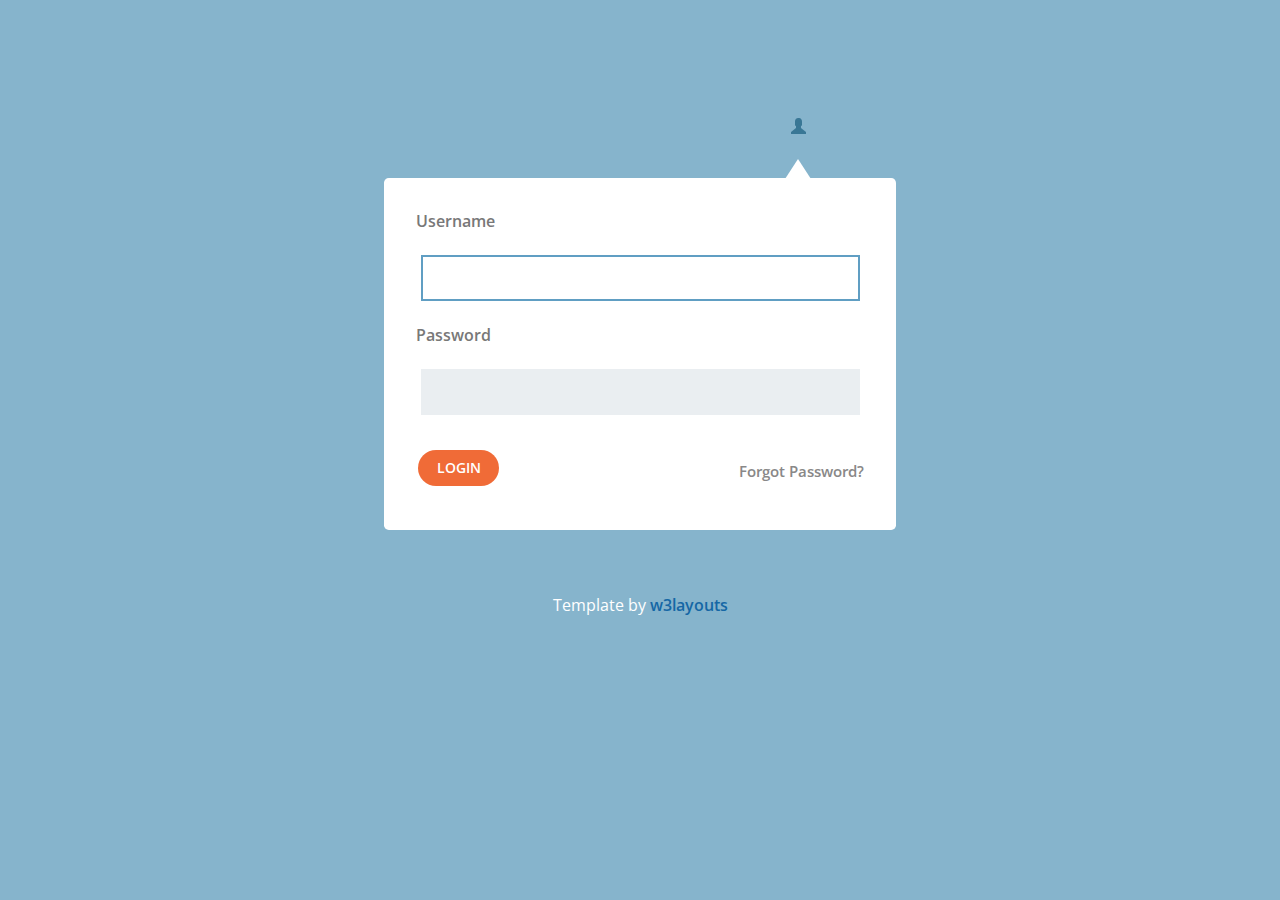
<file: index.html>
<!--
Author: W3layouts
Author URL: http://w3layouts.com
License: Creative Commons Attribution 3.0 Unported
License URL: http://creativecommons.org/licenses/by/3.0/
-->
<!DOCTYPE html>
<html>
<head>
<meta charset="utf-8">
<link href="css/style.css" rel='stylesheet' type='text/css' />
<meta name="viewport" content="width=device-width, initial-scale=1">
<script type="application/x-javascript"> addEventListener("load", function() { setTimeout(hideURLbar, 0); }, false); function hideURLbar(){ window.scrollTo(0,1); } </script>
<!--webfonts-->
<link href='http://fonts.googleapis.com/css?family=Oxygen:400,300,700|Open+Sans:400,300,600,700' rel='stylesheet' type='text/css'>
<!--//webfonts-->
<script>
	function myFunction()
		{
			alert("Thanks for login");
		}
</script>
</head>
 
<body>
	<div class="main">
		<div class="user">
			<img src="images/user.png" alt="">
		</div>
		<div class="login">
			<div class="inset">
				<!-----start-main---->
				<form>
			         <div>
						<span><label>Username</label></span>
						<span><input type="text" class="textbox" id="active"></span>
					 </div>
					 <div>
						<span><label>Password</label></span>
					    <span><input type="password" class="password"></span>
					 </div>
					<div class="sign">
						<div class="submit">
						  <input type="submit" onclick="myFunction()" value="LOGIN" >
						</div>
						<span class="forget-pass">
							<a href="#">Forgot Password?</a>
						</span>
							<div class="clear"> </div>
					</div>
					</form>
				</div>
			</div>
		<!-----//end-main---->
		</div>
		 <!-----start-copyright---->
   					<div class="copy-right">
						<p>Template by <a href="http://w3layouts.com">w3layouts</a></p> 
					</div>
				<!-----//end-copyright---->
	 
</body>
</html>
</file>
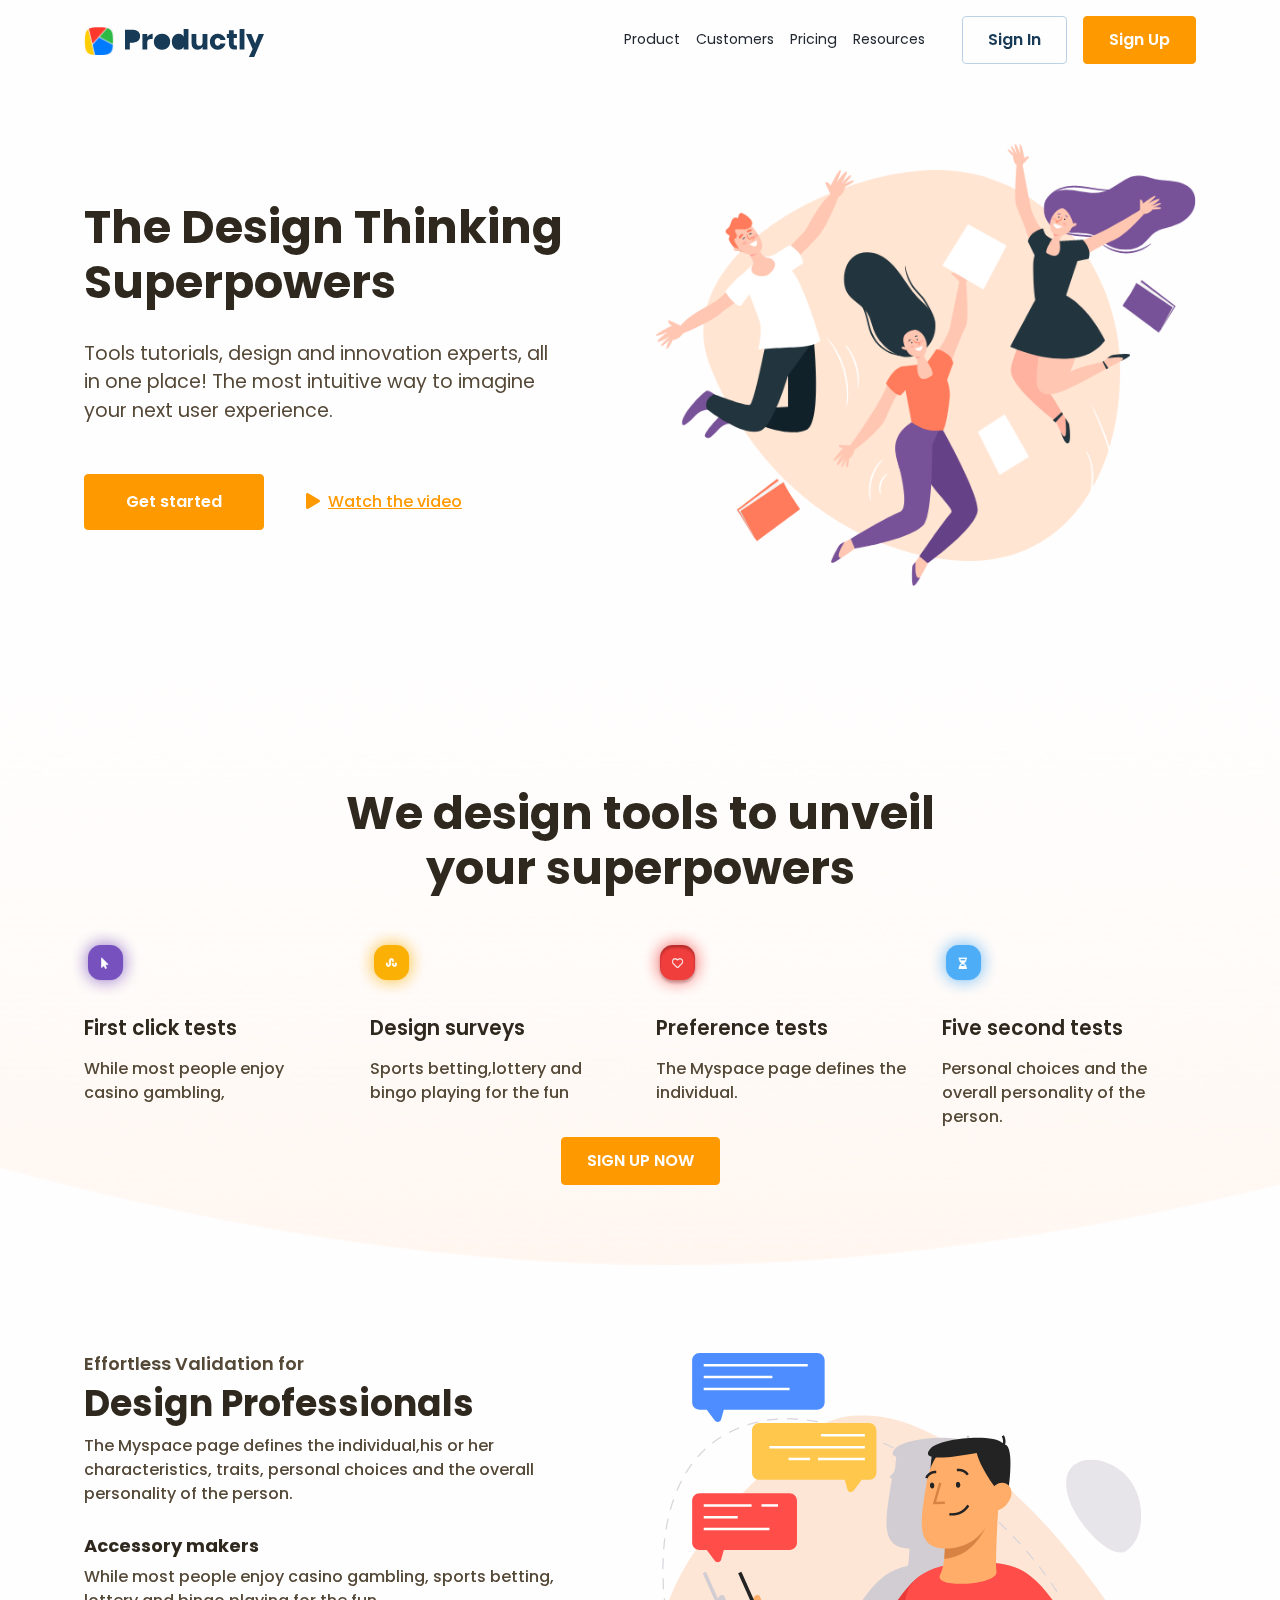
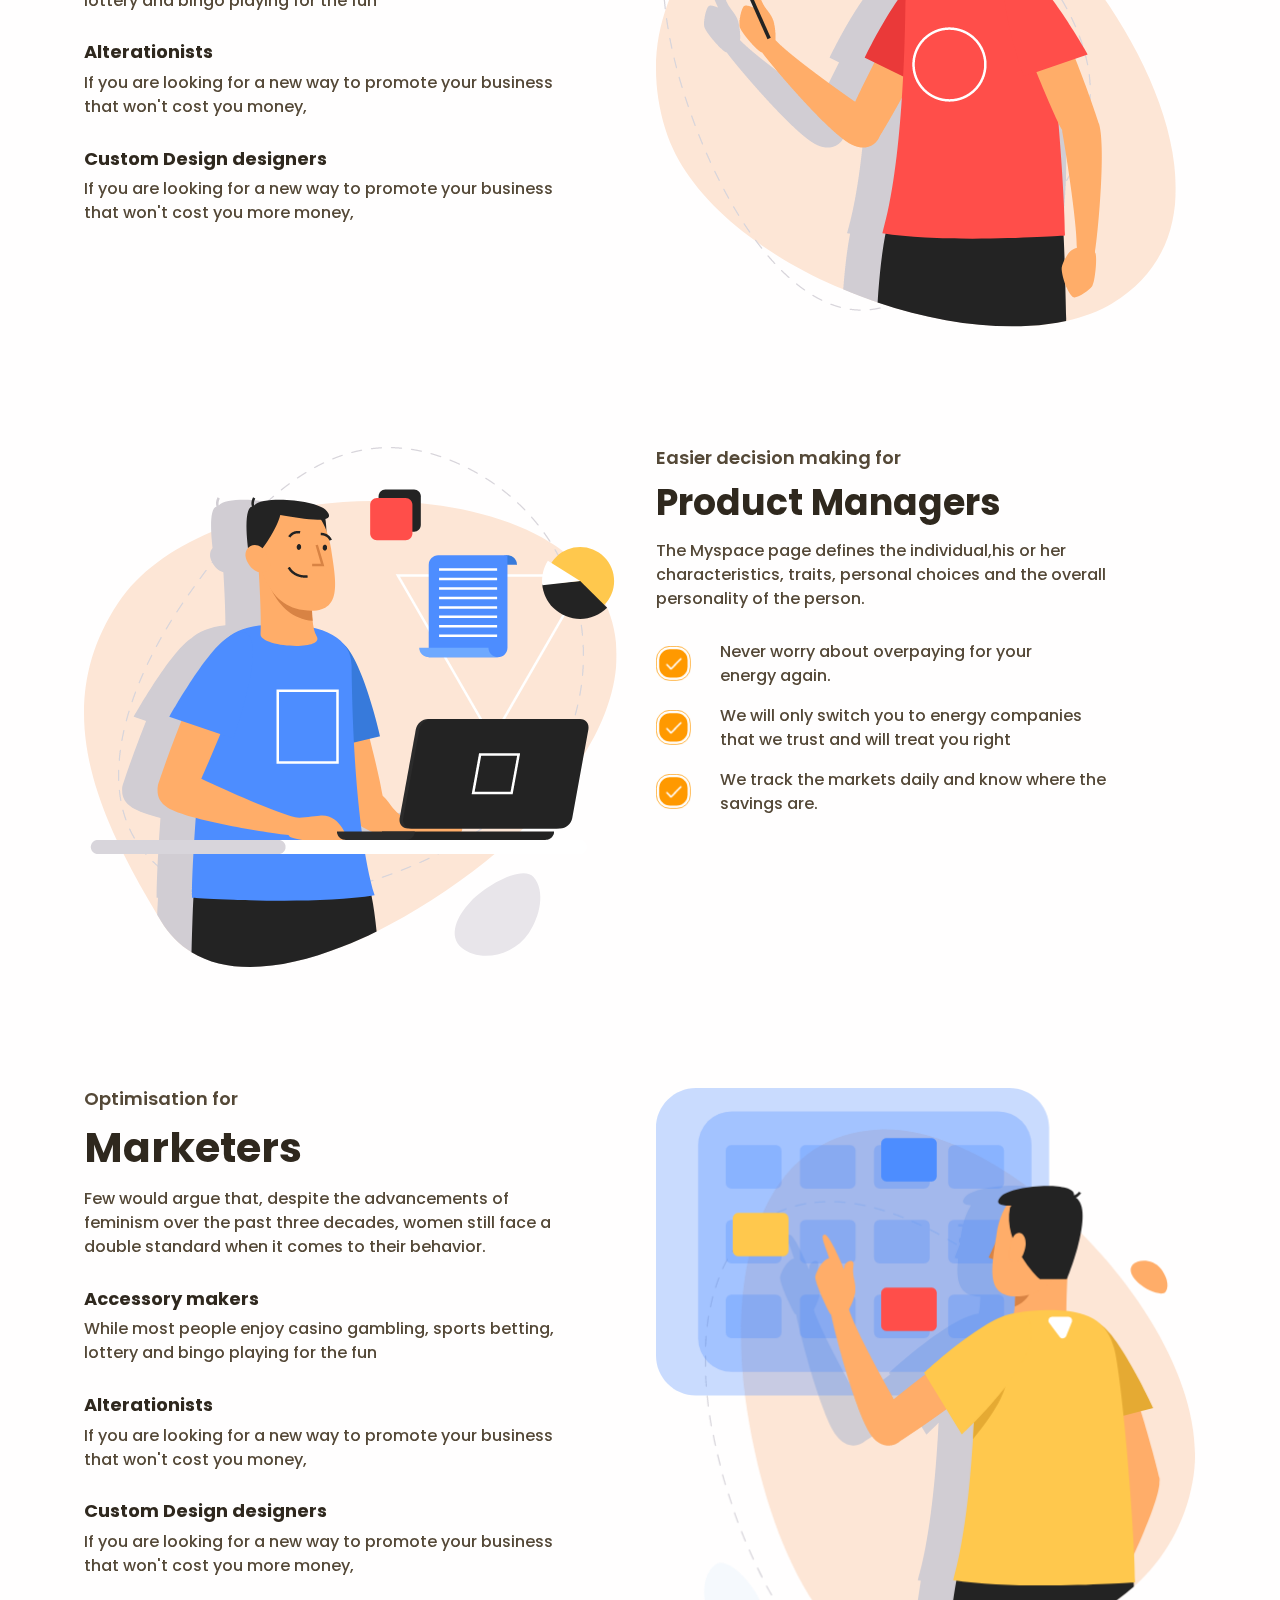
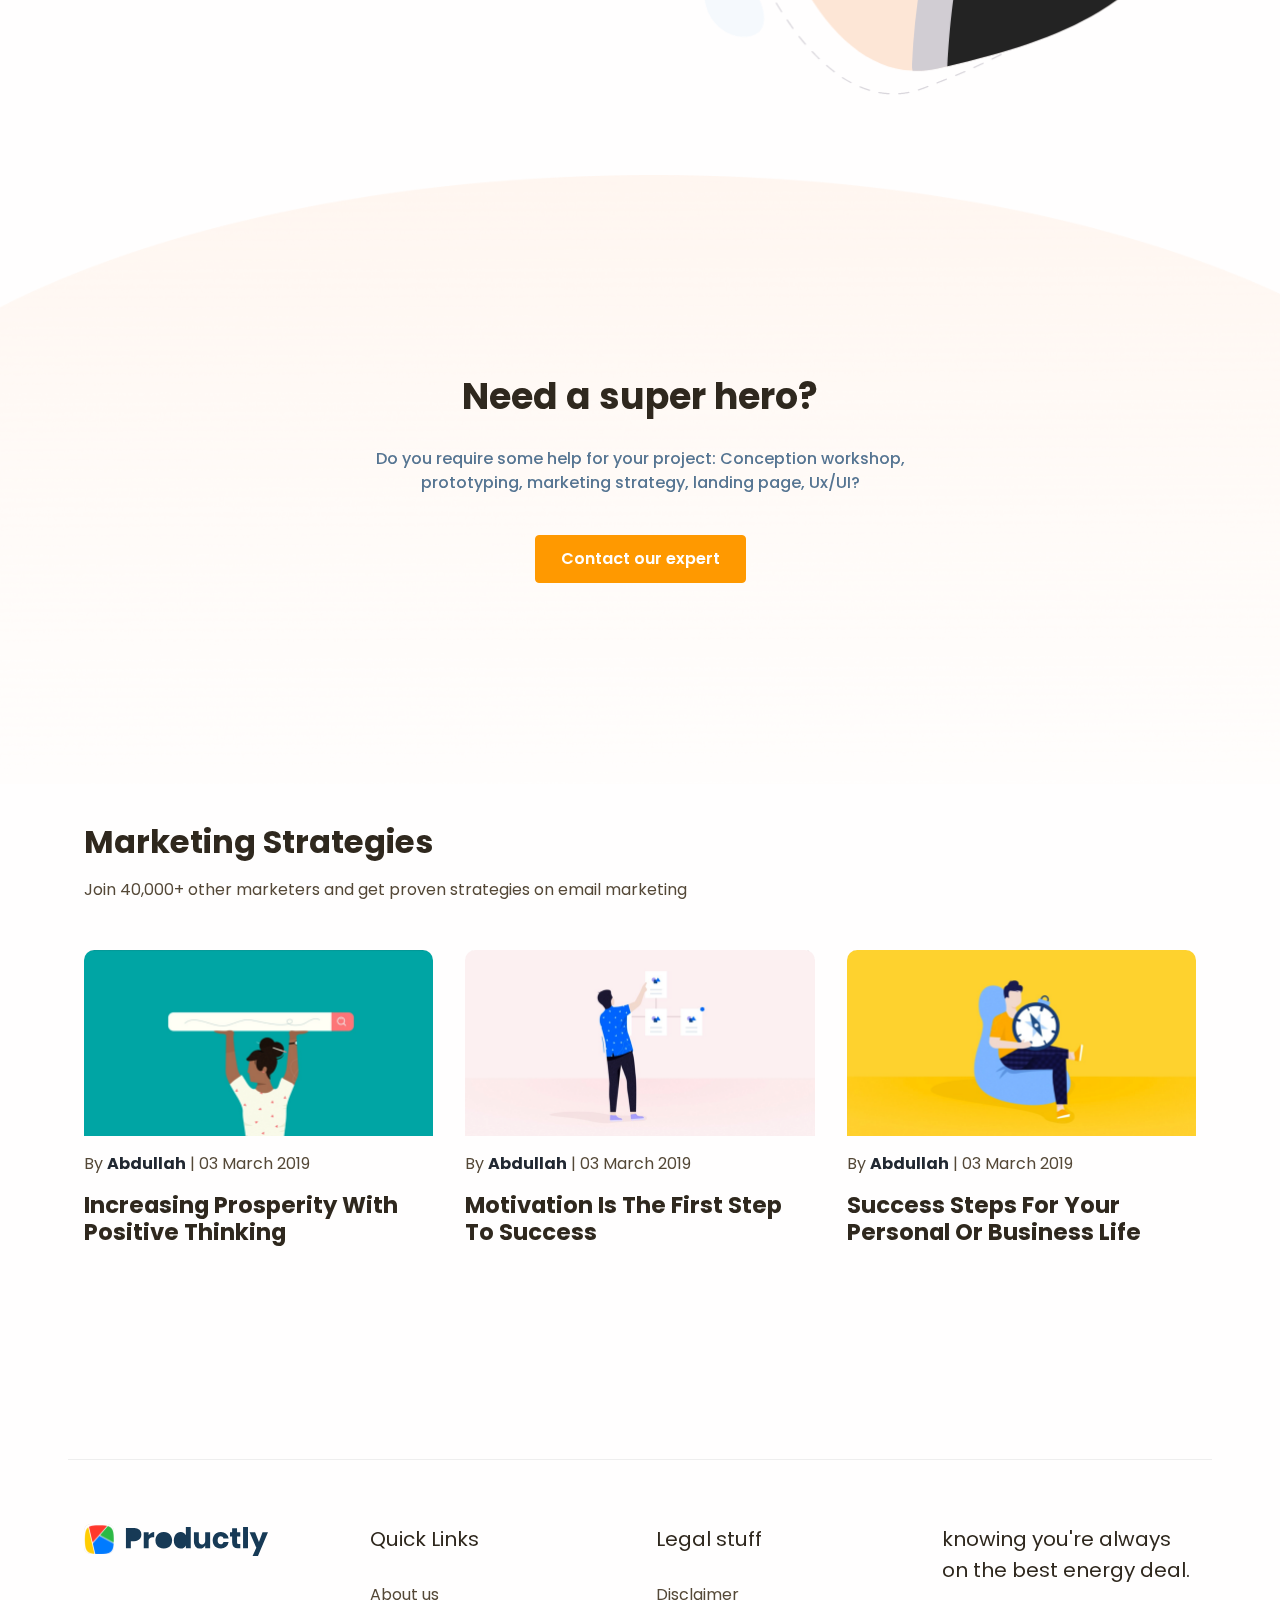
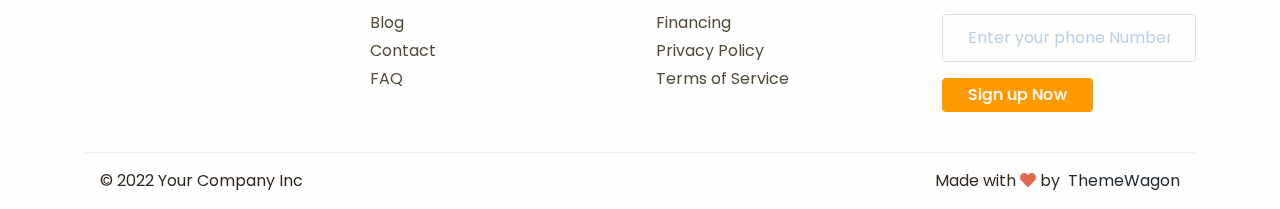
<file: public/index.html>
<!DOCTYPE html>
<html lang="en-US" dir="ltr">

  <head>
    <meta charset="utf-8">
    <meta http-equiv="X-UA-Compatible" content="IE=edge">
    <meta name="viewport" content="width=device-width, initial-scale=1">


    <!-- ===============================================-->
    <!--    Document Title-->
    <!-- ===============================================-->
    <title>Productly | Design Agency Landing Page UI</title>


    <!-- ===============================================-->
    <!--    Favicons-->
    <!-- ===============================================-->
    <link rel="apple-touch-icon" sizes="180x180" href="assets/img/favicons/apple-touch-icon.png">
    <link rel="icon" type="image/png" sizes="32x32" href="assets/img/favicons/favicon-32x32.png">
    <link rel="icon" type="image/png" sizes="16x16" href="assets/img/favicons/favicon-16x16.png">
    <link rel="shortcut icon" type="image/x-icon" href="assets/img/favicons/favicon.png">
    <link rel="manifest" href="assets/img/favicons/manifest.json">
    <meta name="msapplication-TileImage" content="assets/img/favicons/mstile-150x150.png">
    <meta name="theme-color" content="#ffffff">


    <!-- ===============================================-->
    <!--    Stylesheets-->
    <!-- ===============================================-->
    <link href="assets/css/theme.css" rel="stylesheet" />

  </head>


  <body>

    <!-- ===============================================-->
    <!--    Main Content-->
    <!-- ===============================================-->
    <main class="main" id="top">
      <nav class="navbar navbar-expand-lg navbar-light sticky-top" data-navbar-on-scroll="data-navbar-on-scroll">
        <div class="container"><a class="navbar-brand" href="index.html"><img src="assets/img/logo.svg" height="31" alt="logo" /></a>
          <button class="navbar-toggler" type="button" data-bs-toggle="collapse" data-bs-target="#navbarSupportedContent" aria-controls="navbarSupportedContent" aria-expanded="false" aria-label="Toggle navigation"><span class="navbar-toggler-icon"> </span></button>
          <div class="collapse navbar-collapse border-top border-lg-0 mt-4 mt-lg-0" id="navbarSupportedContent">
            <ul class="navbar-nav ms-auto">
              <li class="nav-item"><a class="nav-link" aria-current="page" href="#feature">Product</a></li>
              <li class="nav-item"><a class="nav-link" aria-current="page" href="#validation">Customers</a></li>
              <li class="nav-item"><a class="nav-link" aria-current="page" href="#superhero">Pricing</a></li>
              <li class="nav-item"><a class="nav-link" aria-current="page" href="#marketing">Resources</a></li>
            </ul>
            <!--Botones Sing In y Sing Up-->
            <div class="d-flex ms-lg-4">
              <a class="btn btn-secondary-outline" href="../login.html">Sign In</a>
              <a class="btn btn-warning ms-3" href="../register.html">Sign Up</a>
            </div>
          </div>
        </div>
      </nav>
      <section class="pt-7">
        <div class="container">
          <div class="row align-items-center">
            <div class="col-md-6 text-md-start text-center py-6">
              <h1 class="mb-4 fs-9 fw-bold">The Design Thinking Superpowers</h1>
              <p class="mb-6 lead text-secondary">Tools tutorials, design and innovation experts, all<br class="d-none d-xl-block" />in one place! The most intuitive way to imagine<br class="d-none d-xl-block" />your next user experience.</p>
              <div class="text-center text-md-start"><a class="btn btn-warning me-3 btn-lg" href="#!" role="button">Get started</a><a class="btn btn-link text-warning fw-medium" href="#!" role="button" data-bs-toggle="modal" data-bs-target="#popupVideo"><span class="fas fa-play me-2"></span>Watch the video </a></div>
            </div>
            <div class="col-md-6 text-end"><img class="pt-7 pt-md-0 img-fluid" src="assets/img/hero/hero-img.png" alt="" /></div>
          </div>
        </div>
      </section>


      <!-- ============================================-->
      <!-- <section> begin ============================-->
      <section class="pt-5 pt-md-9 mb-6" id="feature">

        <div class="bg-holder z-index--1 bottom-0 d-none d-lg-block" style="background-image:url(assets/img/category/shape.png);opacity:.5;">
        </div>
        <!--/.bg-holder-->

        <div class="container">
          <h1 class="fs-9 fw-bold mb-4 text-center"> We design tools to unveil <br class="d-none d-xl-block" />your superpowers</h1>
          <div class="row">
            <div class="col-lg-3 col-sm-6 mb-2"> <img class="mb-3 ms-n3" src="assets/img/category/icon1.png" width="75" alt="Feature" />
              <h4 class="mb-3">First click tests</h4>
              <p class="mb-0 fw-medium text-secondary">While most people enjoy casino gambling,</p>
            </div>
            <div class="col-lg-3 col-sm-6 mb-2"> <img class="mb-3 ms-n3" src="assets/img/category/icon2.png" width="75" alt="Feature" />
              <h4 class="mb-3">Design surveys</h4>
              <p class="mb-0 fw-medium text-secondary">Sports betting,lottery and bingo playing for the fun</p>
            </div>
            <div class="col-lg-3 col-sm-6 mb-2"> <img class="mb-3 ms-n3" src="assets/img/category/icon3.png" width="75" alt="Feature" />
              <h4 class="mb-3">Preference tests</h4>
              <p class="mb-0 fw-medium text-secondary">The Myspace page defines the individual.</p>
            </div>
            <div class="col-lg-3 col-sm-6 mb-2"> <img class="mb-3 ms-n3" src="assets/img/category/icon4.png" width="75" alt="Feature" />
              <h4 class="mb-3">Five second tests</h4>
              <p class="mb-0 fw-medium text-secondary">Personal choices and the overall personality of the person.</p>
            </div>
          </div>
          <div class="text-center"><a class="btn btn-warning" href="#!" role="button">SIGN UP NOW</a></div>
        </div><!-- end of .container-->

      </section>
      <!-- <section> close ============================-->
      <!-- ============================================-->




      <!-- ============================================-->
      <!-- <section> begin ============================-->
      <section class="pt-5" id="validation">

        <div class="container">
          <div class="row">
            <div class="col-lg-6">
              <h5 class="text-secondary">Effortless Validation for</h5>
              <h2 class="mb-2 fs-7 fw-bold">Design Professionals</h2>
              <p class="mb-4 fw-medium text-secondary">
                The Myspace page defines the individual,his or her
                characteristics, traits, personal choices and the overall<br />personality of the person.
              </p>
              <h4 class="fs-1 fw-bold">Accessory makers</h4>
              <p class="mb-4 fw-medium text-secondary">While most people enjoy casino gambling, sports betting,<br />lottery and bingo playing for the fun</p>
              <h4 class="fs-1 fw-bold">Alterationists</h4>
              <p class="mb-4 fw-medium text-secondary">If you are looking for a new way to promote your business<br />that won't cost you money,</p>
              <h4 class="fs-1 fw-bold">Custom Design designers</h4>
              <p class="mb-4 fw-medium text-secondary">If you are looking for a new way to promote your business<br />that won't cost you more money,</p>
            </div>
            <div class="col-lg-6"><img class="img-fluid" src="assets/img/validation/validation.png" alt="" /></div>
          </div>
        </div><!-- end of .container-->

      </section>
      <!-- <section> close ============================-->
      <!-- ============================================-->




      <!-- ============================================-->
      <!-- <section> begin ============================-->
      <section class="pt-5" id="manager">

        <div class="container">
          <div class="row">
            <div class="col-lg-6"><img class="img-fluid" src="assets/img/manager/manager.png" alt="" /></div>
            <div class="col-lg-6">
              <h5 class="text-secondary">Easier decision making for</h5>
              <p class="fs-7 fw-bold mb-2">Product Managers</p>
              <p class="mb-4 fw-medium text-secondary">
                The Myspace page defines the individual,his or her
                characteristics, traits, personal choices and the overall<br />personality of the person.
              </p>
              <div class="d-flex align-items-center mb-3"> <img class="me-sm-4 me-2" src="assets/img/manager/tick.png" width="35" alt="tick" />
                <p class="fw-medium mb-0 text-secondary">Never worry about overpaying for your<br />energy again.</p>
              </div>
              <div class="d-flex align-items-center mb-3"> <img class="me-sm-4 me-2" src="assets/img/manager/tick.png" width="35" alt="tick" />
                <p class="fw-medium mb-0 text-secondary">We will only switch you to energy companies<br />that we trust and will treat you right</p>
              </div>
              <div class="d-flex align-items-center mb-3"><img class="me-sm-4 me-2" src="assets/img/manager/tick.png" width="35" alt="tick" />
                <p class="fw-medium mb-0 text-secondary"> We track the markets daily and know where the<br />savings are.</p>
              </div>
            </div>
          </div>
        </div><!-- end of .container-->

      </section>
      <!-- <section> close ============================-->
      <!-- ============================================-->




      <!-- ============================================-->
      <!-- <section> begin ============================-->
      <section class="pt-5" id="marketer">

        <div class="container">
          <div class="row">
            <div class="col-lg-6">
              <h5 class="text-secondary">Optimisation for</h5>
              <p class="mb-2 fs-8 fw-bold">Marketers</p>
              <p class="mb-4 fw-medium text-secondary">Few would argue that, despite the advancements of<br />feminism over the past three decades, women still face a<br />double standard when it comes to their behavior.</p>
              <h4 class="fw-bold fs-1">Accessory makers</h4>
              <p class="mb-4 fw-medium text-secondary">While most people enjoy casino gambling, sports betting,<br />lottery and bingo playing for the fun</p>
              <h4 class="fw-bold fs-1">Alterationists</h4>
              <p class="mb-4 fw-medium text-secondary">If you are looking for a new way to promote your business<br />that won't cost you money,</p>
              <h4 class="fw-bold fs-1">Custom Design designers</h4>
              <p class="mb-4 fw-medium text-secondary">If you are looking for a new way to promote your business<br />that won't cost you more money,</p>
            </div>
            <div class="col-lg-6"><img class="img-fluid" src="assets/img/marketer/marketer.png" alt="" /></div>
          </div>
        </div><!-- end of .container-->

      </section>
      <!-- <section> close ============================-->
      <!-- ============================================-->




      <!-- ============================================-->
      <!-- <section> begin ============================-->
      <section class="py-md-11 py-8" id="superhero">

        <div class="bg-holder z-index--1 bottom-0 d-none d-lg-block background-position-top" style="background-image:url(assets/img/superhero/oval.png);opacity:.5; background-position: top !important ;">
        </div>
        <!--/.bg-holder-->

        <div class="container">
          <div class="row justify-content-center">
            <div class="col-lg-6 text-center">
              <h1 class="fw-bold mb-4 fs-7">Need a super hero?</h1>
              <p class="mb-5 text-info fw-medium">Do you require some help for your project: Conception workshop,<br />prototyping, marketing strategy, landing page, Ux/UI?</p>
              <button class="btn btn-warning btn-md">Contact our expert</button>
            </div>
          </div>
        </div><!-- end of .container-->

      </section>
      <!-- <section> close ============================-->
      <!-- ============================================-->




      <!-- ============================================-->
      <!-- <section> begin ============================-->
      <section class="pt-5" id="marketing">

        <div class="container">
          <h1 class="fw-bold fs-6 mb-3">Marketing Strategies</h1>
          <p class="mb-6 text-secondary">Join 40,000+ other marketers and get proven strategies on email marketing</p>
          <div class="row">
            <div class="col-md-4 mb-4">
              <div class="card"><img class="card-img-top" src="assets/img/marketing/marketing01.png" alt="" />
                <div class="card-body ps-0">
                  <p class="text-secondary">By <a class="fw-bold text-decoration-none me-1" href="#">Abdullah</a>|<span class="ms-1">03 March 2019</span></p>
                  <h3 class="fw-bold">Increasing Prosperity With Positive Thinking</h3>
                </div>
              </div>
            </div>
            <div class="col-md-4 mb-4">
              <div class="card"><img class="card-img-top" src="assets/img/marketing/marketing02.png" alt="" />
                <div class="card-body ps-0">
                  <p class="text-secondary">By <a class="fw-bold text-decoration-none me-1" href="#">Abdullah</a>|<span class="ms-1">03 March 2019</span></p>
                  <h3 class="fw-bold">Motivation Is The First Step To Success</h3>
                </div>
              </div>
            </div>
            <div class="col-md-4 mb-4">
              <div class="card"><img class="card-img-top" src="assets/img/marketing/marketing03.png" alt="" />
                <div class="card-body ps-0">
                  <p class="text-secondary">By <a class="fw-bold text-decoration-none me-1" href="#">Abdullah</a>|<span class="ms-1">03 March 2019</span></p>
                  <h3 class="fw-bold">Success Steps For Your Personal Or Business Life</h3>
                </div>
              </div>
            </div>
          </div>
        </div><!-- end of .container-->

      </section>
      <!-- <section> close ============================-->
      <!-- ============================================-->




      <!-- ============================================-->
      <!-- <section> begin ============================-->
      <section class="pb-2 pb-lg-5">

        <div class="container">
          <div class="row border-top border-top-secondary pt-7">
            <div class="col-lg-3 col-md-6 mb-4 mb-md-6 mb-lg-0 mb-sm-2 order-1 order-md-1 order-lg-1"><img class="mb-4" src="assets/img/logo.svg" width="184" alt="" /></div>
            <div class="col-lg-3 col-md-6 mb-4 mb-lg-0 order-3 order-md-3 order-lg-2">
              <p class="fs-2 mb-lg-4">Quick Links</p>
              <ul class="list-unstyled mb-0">
                <li class="mb-1"><a class="link-900 text-secondary text-decoration-none" href="#!">About us</a></li>
                <li class="mb-1"><a class="link-900 text-secondary text-decoration-none" href="#!">Blog</a></li>
                <li class="mb-1"><a class="link-900 text-secondary text-decoration-none" href="#!">Contact</a></li>
                <li class="mb-1"><a class="link-900 text-secondary text-decoration-none" href="#!">FAQ</a></li>
              </ul>
            </div>
            <div class="col-lg-3 col-md-6 mb-4 mb-lg-0 order-4 order-md-4 order-lg-3">
              <p class="fs-2 mb-lg-4">Legal stuff</p>
              <ul class="list-unstyled mb-0">
                <li class="mb-1"><a class="link-900 text-secondary text-decoration-none" href="#!">Disclaimer</a></li>
                <li class="mb-1"><a class="link-900 text-secondary text-decoration-none" href="#!">Financing</a></li>
                <li class="mb-1"><a class="link-900 text-secondary text-decoration-none" href="#!">Privacy Policy</a></li>
                <li class="mb-1"><a class="link-900 text-secondary text-decoration-none" href="#!">Terms of Service</a></li>
              </ul>
            </div>
            <div class="col-lg-3 col-md-6 col-6 mb-4 mb-lg-0 order-2 order-md-2 order-lg-4">
              <p class="fs-2 mb-lg-4">
                knowing you're always on the best energy deal.</p>
              <form class="mb-3">
                <input class="form-control" type="email" placeholder="Enter your phone Number" aria-label="phone" />
              </form>
              <button class="btn btn-warning fw-medium py-1">Sign up Now</button>
            </div>
          </div>
        </div><!-- end of .container-->

      </section>
      <!-- <section> close ============================-->
      <!-- ============================================-->




      <!-- ============================================-->
      <!-- <section> begin ============================-->
      <section class="text-center py-0">

        <div class="container">
          <div class="container border-top py-3">
            <div class="row justify-content-between">
              <div class="col-12 col-md-auto mb-1 mb-md-0">
                <p class="mb-0">&copy; 2022 Your Company Inc </p>
              </div>
              <div class="col-12 col-md-auto">
                <p class="mb-0">
                  Made with<span class="fas fa-heart mx-1 text-danger"> </span>by <a class="text-decoration-none ms-1" href="https://themewagon.com/" target="_blank">ThemeWagon</a></p>
              </div>
            </div>
          </div>
        </div><!-- end of .container-->

      </section>
      <!-- <section> close ============================-->
      <!-- ============================================-->


    </main>
    <!-- ===============================================-->
    <!--    End of Main Content-->
    <!-- ===============================================-->


    <div class="modal fade" id="popupVideo" tabindex="-1" aria-labelledby="popupVideo" aria-hidden="true">
      <div class="modal-dialog modal-dialog-centered modal-lg">
        <div class="modal-content">
          <iframe class="rounded" style="width:100%;height:500px;" src="https://www.youtube.com/embed/_lhdhL4UDIo" title="YouTube video player" allow="accelerometer; autoplay; clipboard-write; encrypted-media; gyroscope; picture-in-picture" allowfullscreen></iframe>
        </div>
      </div>
    </div>


    <!-- ===============================================-->
    <!--    JavaScripts-->
    <!-- ===============================================-->
    <script src="vendors/@popperjs/popper.min.js"></script>
    <script src="vendors/bootstrap/bootstrap.min.js"></script>
    <script src="vendors/is/is.min.js"></script>
    <script src="https://polyfill.io/v3/polyfill.min.js?features=window.scroll"></script>
    <script src="vendors/fontawesome/all.min.js"></script>
    <script src="assets/js/theme.js"></script>

    <link href="https://fonts.googleapis.com/css2?family=Poppins:wght@400;500;600;700&amp;family=Volkhov:wght@700&amp;display=swap" rel="stylesheet">
  </body>

</html>
</file>
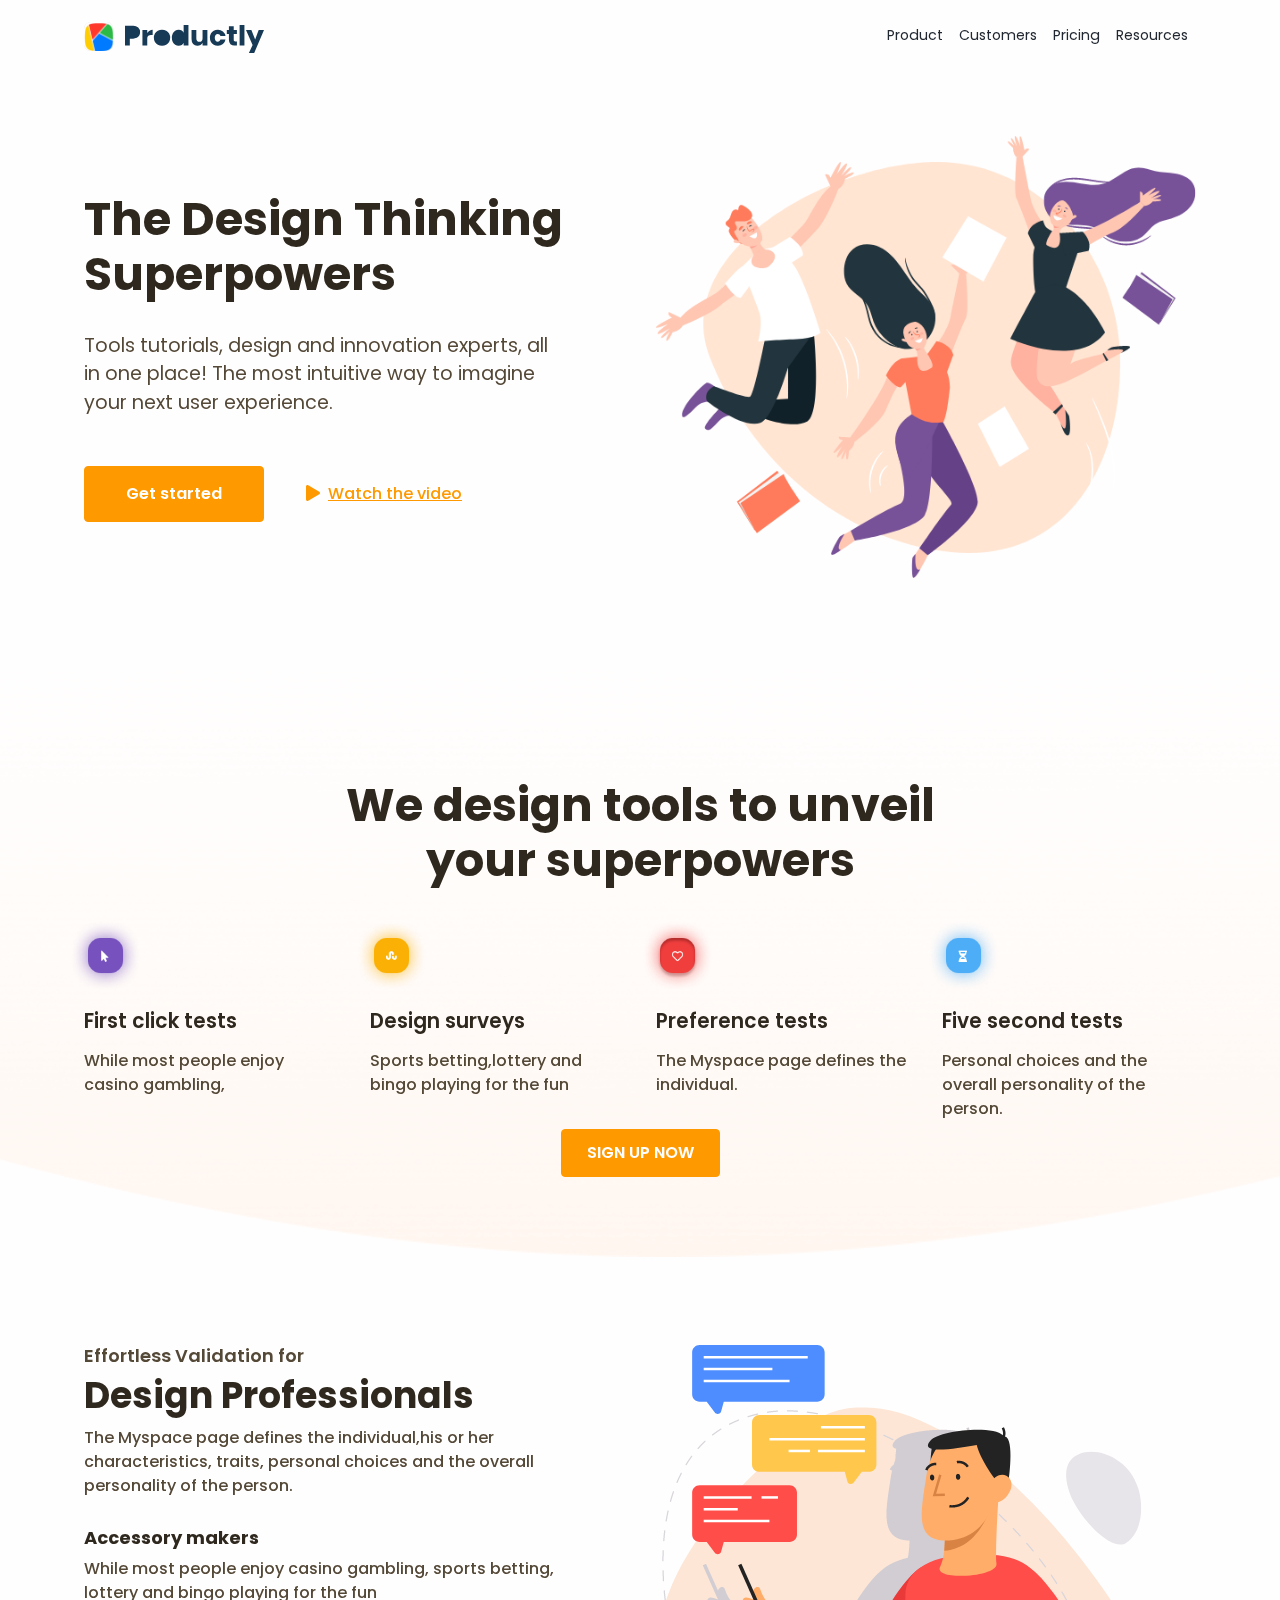
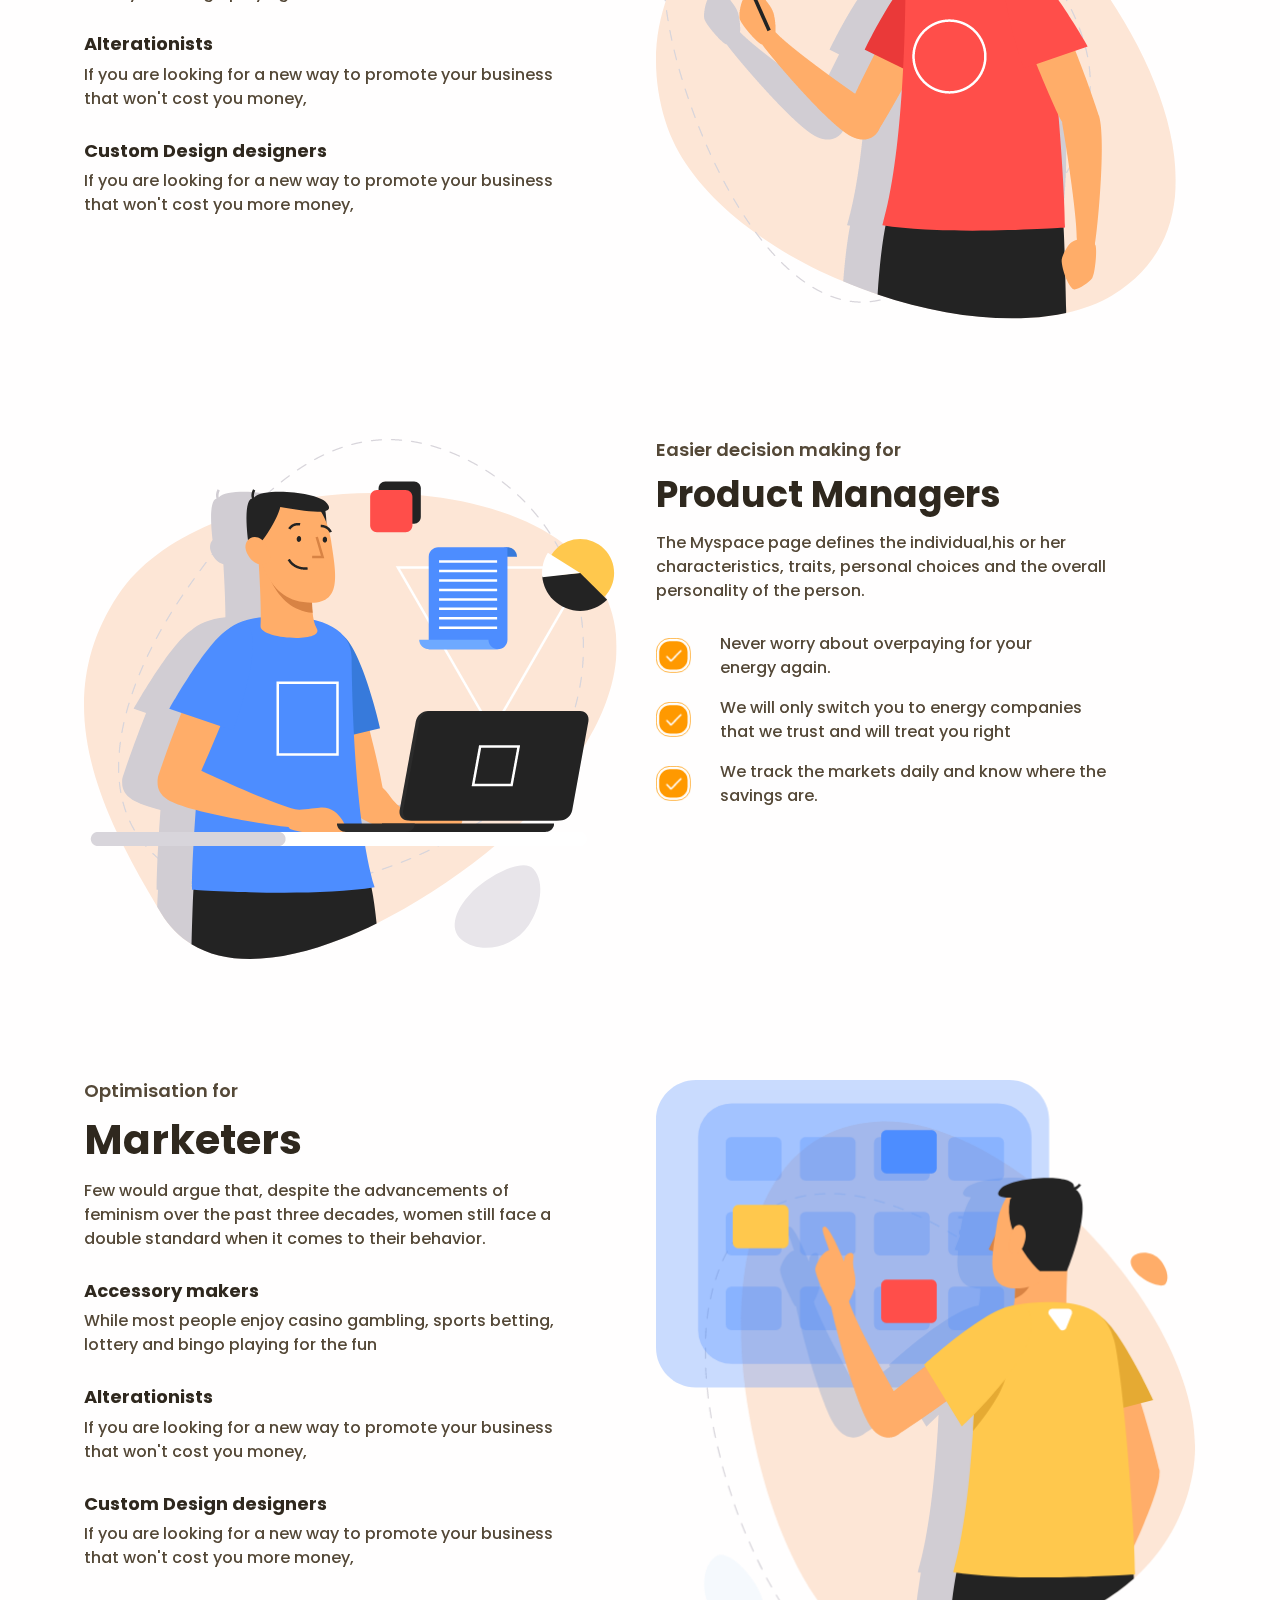
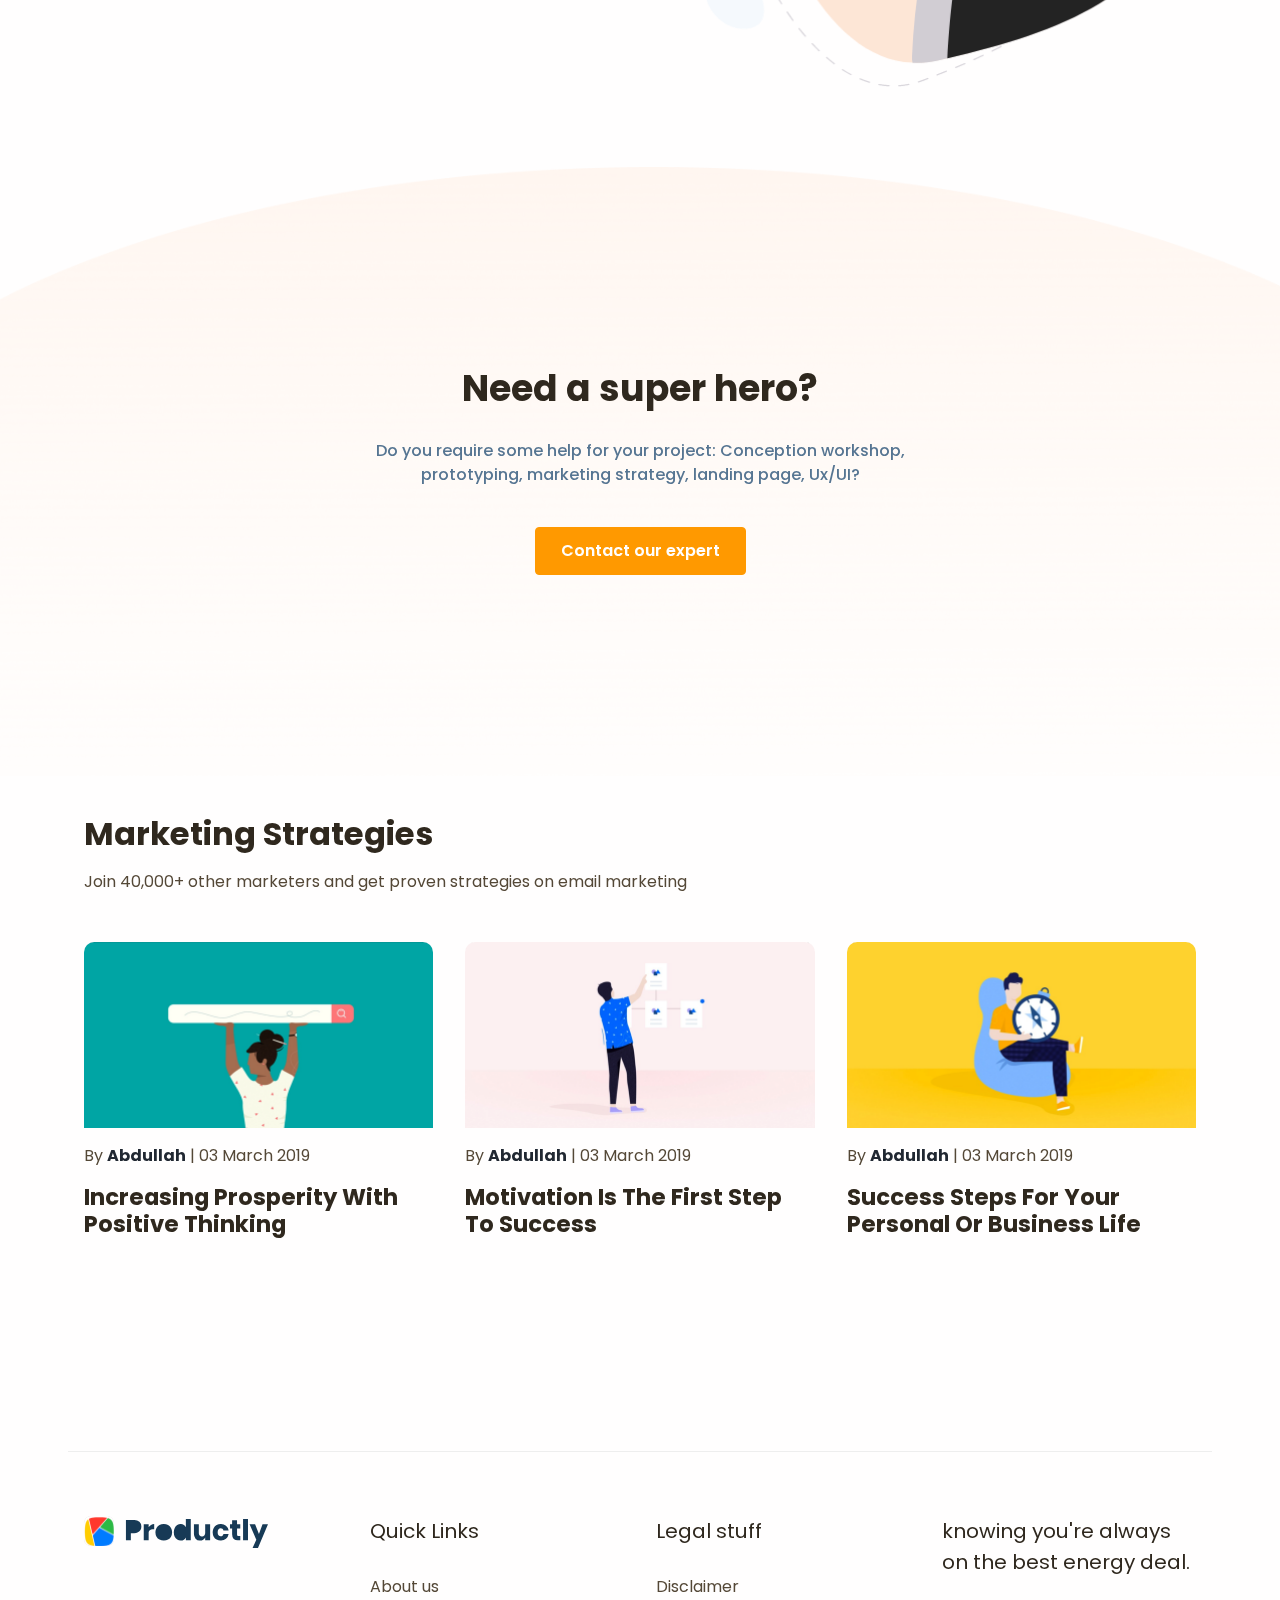
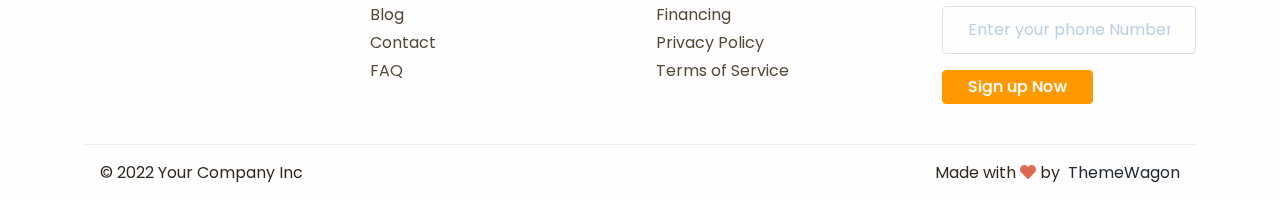
<file: public/home.html>
<!DOCTYPE html>
<html lang="en-US" dir="ltr">

  <head>
    <meta charset="utf-8">
    <meta http-equiv="X-UA-Compatible" content="IE=edge">
    <meta name="viewport" content="width=device-width, initial-scale=1">


    <!-- ===============================================-->
    <!--    Document Title-->
    <!-- ===============================================-->
    <title>Productly | Design Agency Landing Page UI</title>


    <!-- ===============================================-->
    <!--    Favicons-->
    <!-- ===============================================-->
    <link rel="apple-touch-icon" sizes="180x180" href="assets/img/favicons/apple-touch-icon.png">
    <link rel="icon" type="image/png" sizes="32x32" href="assets/img/favicons/favicon-32x32.png">
    <link rel="icon" type="image/png" sizes="16x16" href="assets/img/favicons/favicon-16x16.png">
    <link rel="shortcut icon" type="image/x-icon" href="assets/img/favicons/favicon.png">
    <link rel="manifest" href="assets/img/favicons/manifest.json">
    <meta name="msapplication-TileImage" content="assets/img/favicons/mstile-150x150.png">
    <meta name="theme-color" content="#ffffff">


    <!-- ===============================================-->
    <!--    Stylesheets-->
    <!-- ===============================================-->
    <link href="assets/css/theme.css" rel="stylesheet" />

  </head>


  <body>

    <!-- ===============================================-->
    <!--    Main Content-->
    <!-- ===============================================-->
    <main class="main" id="top">
      <nav class="navbar navbar-expand-lg navbar-light sticky-top" data-navbar-on-scroll="data-navbar-on-scroll">
        <div class="container"><a class="navbar-brand" href="index.html"><img src="assets/img/logo.svg" height="31" alt="logo" /></a>
          <button class="navbar-toggler" type="button" data-bs-toggle="collapse" data-bs-target="#navbarSupportedContent" aria-controls="navbarSupportedContent" aria-expanded="false" aria-label="Toggle navigation"><span class="navbar-toggler-icon"> </span></button>
          <div class="collapse navbar-collapse border-top border-lg-0 mt-4 mt-lg-0" id="navbarSupportedContent">
            <ul class="navbar-nav ms-auto">
              <li class="nav-item"><a class="nav-link" aria-current="page" href="#feature">Product</a></li>
              <li class="nav-item"><a class="nav-link" aria-current="page" href="#validation">Customers</a></li>
              <li class="nav-item"><a class="nav-link" aria-current="page" href="#superhero">Pricing</a></li>
              <li class="nav-item"><a class="nav-link" aria-current="page" href="#marketing">Resources</a></li>
            </ul>
            <!--Botones Sing In y Sing Up-->
          </div>
        </div>
      </nav>
      <section class="pt-7">
        <div class="container">
          <div class="row align-items-center">
            <div class="col-md-6 text-md-start text-center py-6">
              <h1 class="mb-4 fs-9 fw-bold">The Design Thinking Superpowers</h1>
              <p class="mb-6 lead text-secondary">Tools tutorials, design and innovation experts, all<br class="d-none d-xl-block" />in one place! The most intuitive way to imagine<br class="d-none d-xl-block" />your next user experience.</p>
              <div class="text-center text-md-start"><a class="btn btn-warning me-3 btn-lg" href="#!" role="button">Get started</a><a class="btn btn-link text-warning fw-medium" href="#!" role="button" data-bs-toggle="modal" data-bs-target="#popupVideo"><span class="fas fa-play me-2"></span>Watch the video </a></div>
            </div>
            <div class="col-md-6 text-end"><img class="pt-7 pt-md-0 img-fluid" src="assets/img/hero/hero-img.png" alt="" /></div>
          </div>
        </div>
      </section>


      <!-- ============================================-->
      <!-- <section> begin ============================-->
      <section class="pt-5 pt-md-9 mb-6" id="feature">

        <div class="bg-holder z-index--1 bottom-0 d-none d-lg-block" style="background-image:url(assets/img/category/shape.png);opacity:.5;">
        </div>
        <!--/.bg-holder-->

        <div class="container">
          <h1 class="fs-9 fw-bold mb-4 text-center"> We design tools to unveil <br class="d-none d-xl-block" />your superpowers</h1>
          <div class="row">
            <div class="col-lg-3 col-sm-6 mb-2"> <img class="mb-3 ms-n3" src="assets/img/category/icon1.png" width="75" alt="Feature" />
              <h4 class="mb-3">First click tests</h4>
              <p class="mb-0 fw-medium text-secondary">While most people enjoy casino gambling,</p>
            </div>
            <div class="col-lg-3 col-sm-6 mb-2"> <img class="mb-3 ms-n3" src="assets/img/category/icon2.png" width="75" alt="Feature" />
              <h4 class="mb-3">Design surveys</h4>
              <p class="mb-0 fw-medium text-secondary">Sports betting,lottery and bingo playing for the fun</p>
            </div>
            <div class="col-lg-3 col-sm-6 mb-2"> <img class="mb-3 ms-n3" src="assets/img/category/icon3.png" width="75" alt="Feature" />
              <h4 class="mb-3">Preference tests</h4>
              <p class="mb-0 fw-medium text-secondary">The Myspace page defines the individual.</p>
            </div>
            <div class="col-lg-3 col-sm-6 mb-2"> <img class="mb-3 ms-n3" src="assets/img/category/icon4.png" width="75" alt="Feature" />
              <h4 class="mb-3">Five second tests</h4>
              <p class="mb-0 fw-medium text-secondary">Personal choices and the overall personality of the person.</p>
            </div>
          </div>
          <div class="text-center"><a class="btn btn-warning" href="#!" role="button">SIGN UP NOW</a></div>
        </div><!-- end of .container-->

      </section>
      <!-- <section> close ============================-->
      <!-- ============================================-->




      <!-- ============================================-->
      <!-- <section> begin ============================-->
      <section class="pt-5" id="validation">

        <div class="container">
          <div class="row">
            <div class="col-lg-6">
              <h5 class="text-secondary">Effortless Validation for</h5>
              <h2 class="mb-2 fs-7 fw-bold">Design Professionals</h2>
              <p class="mb-4 fw-medium text-secondary">
                The Myspace page defines the individual,his or her
                characteristics, traits, personal choices and the overall<br />personality of the person.
              </p>
              <h4 class="fs-1 fw-bold">Accessory makers</h4>
              <p class="mb-4 fw-medium text-secondary">While most people enjoy casino gambling, sports betting,<br />lottery and bingo playing for the fun</p>
              <h4 class="fs-1 fw-bold">Alterationists</h4>
              <p class="mb-4 fw-medium text-secondary">If you are looking for a new way to promote your business<br />that won't cost you money,</p>
              <h4 class="fs-1 fw-bold">Custom Design designers</h4>
              <p class="mb-4 fw-medium text-secondary">If you are looking for a new way to promote your business<br />that won't cost you more money,</p>
            </div>
            <div class="col-lg-6"><img class="img-fluid" src="assets/img/validation/validation.png" alt="" /></div>
          </div>
        </div><!-- end of .container-->

      </section>
      <!-- <section> close ============================-->
      <!-- ============================================-->




      <!-- ============================================-->
      <!-- <section> begin ============================-->
      <section class="pt-5" id="manager">

        <div class="container">
          <div class="row">
            <div class="col-lg-6"><img class="img-fluid" src="assets/img/manager/manager.png" alt="" /></div>
            <div class="col-lg-6">
              <h5 class="text-secondary">Easier decision making for</h5>
              <p class="fs-7 fw-bold mb-2">Product Managers</p>
              <p class="mb-4 fw-medium text-secondary">
                The Myspace page defines the individual,his or her
                characteristics, traits, personal choices and the overall<br />personality of the person.
              </p>
              <div class="d-flex align-items-center mb-3"> <img class="me-sm-4 me-2" src="assets/img/manager/tick.png" width="35" alt="tick" />
                <p class="fw-medium mb-0 text-secondary">Never worry about overpaying for your<br />energy again.</p>
              </div>
              <div class="d-flex align-items-center mb-3"> <img class="me-sm-4 me-2" src="assets/img/manager/tick.png" width="35" alt="tick" />
                <p class="fw-medium mb-0 text-secondary">We will only switch you to energy companies<br />that we trust and will treat you right</p>
              </div>
              <div class="d-flex align-items-center mb-3"><img class="me-sm-4 me-2" src="assets/img/manager/tick.png" width="35" alt="tick" />
                <p class="fw-medium mb-0 text-secondary"> We track the markets daily and know where the<br />savings are.</p>
              </div>
            </div>
          </div>
        </div><!-- end of .container-->

      </section>
      <!-- <section> close ============================-->
      <!-- ============================================-->




      <!-- ============================================-->
      <!-- <section> begin ============================-->
      <section class="pt-5" id="marketer">

        <div class="container">
          <div class="row">
            <div class="col-lg-6">
              <h5 class="text-secondary">Optimisation for</h5>
              <p class="mb-2 fs-8 fw-bold">Marketers</p>
              <p class="mb-4 fw-medium text-secondary">Few would argue that, despite the advancements of<br />feminism over the past three decades, women still face a<br />double standard when it comes to their behavior.</p>
              <h4 class="fw-bold fs-1">Accessory makers</h4>
              <p class="mb-4 fw-medium text-secondary">While most people enjoy casino gambling, sports betting,<br />lottery and bingo playing for the fun</p>
              <h4 class="fw-bold fs-1">Alterationists</h4>
              <p class="mb-4 fw-medium text-secondary">If you are looking for a new way to promote your business<br />that won't cost you money,</p>
              <h4 class="fw-bold fs-1">Custom Design designers</h4>
              <p class="mb-4 fw-medium text-secondary">If you are looking for a new way to promote your business<br />that won't cost you more money,</p>
            </div>
            <div class="col-lg-6"><img class="img-fluid" src="assets/img/marketer/marketer.png" alt="" /></div>
          </div>
        </div><!-- end of .container-->

      </section>
      <!-- <section> close ============================-->
      <!-- ============================================-->




      <!-- ============================================-->
      <!-- <section> begin ============================-->
      <section class="py-md-11 py-8" id="superhero">

        <div class="bg-holder z-index--1 bottom-0 d-none d-lg-block background-position-top" style="background-image:url(assets/img/superhero/oval.png);opacity:.5; background-position: top !important ;">
        </div>
        <!--/.bg-holder-->

        <div class="container">
          <div class="row justify-content-center">
            <div class="col-lg-6 text-center">
              <h1 class="fw-bold mb-4 fs-7">Need a super hero?</h1>
              <p class="mb-5 text-info fw-medium">Do you require some help for your project: Conception workshop,<br />prototyping, marketing strategy, landing page, Ux/UI?</p>
              <button class="btn btn-warning btn-md">Contact our expert</button>
            </div>
          </div>
        </div><!-- end of .container-->

      </section>
      <!-- <section> close ============================-->
      <!-- ============================================-->




      <!-- ============================================-->
      <!-- <section> begin ============================-->
      <section class="pt-5" id="marketing">

        <div class="container">
          <h1 class="fw-bold fs-6 mb-3">Marketing Strategies</h1>
          <p class="mb-6 text-secondary">Join 40,000+ other marketers and get proven strategies on email marketing</p>
          <div class="row">
            <div class="col-md-4 mb-4">
              <div class="card"><img class="card-img-top" src="assets/img/marketing/marketing01.png" alt="" />
                <div class="card-body ps-0">
                  <p class="text-secondary">By <a class="fw-bold text-decoration-none me-1" href="#">Abdullah</a>|<span class="ms-1">03 March 2019</span></p>
                  <h3 class="fw-bold">Increasing Prosperity With Positive Thinking</h3>
                </div>
              </div>
            </div>
            <div class="col-md-4 mb-4">
              <div class="card"><img class="card-img-top" src="assets/img/marketing/marketing02.png" alt="" />
                <div class="card-body ps-0">
                  <p class="text-secondary">By <a class="fw-bold text-decoration-none me-1" href="#">Abdullah</a>|<span class="ms-1">03 March 2019</span></p>
                  <h3 class="fw-bold">Motivation Is The First Step To Success</h3>
                </div>
              </div>
            </div>
            <div class="col-md-4 mb-4">
              <div class="card"><img class="card-img-top" src="assets/img/marketing/marketing03.png" alt="" />
                <div class="card-body ps-0">
                  <p class="text-secondary">By <a class="fw-bold text-decoration-none me-1" href="#">Abdullah</a>|<span class="ms-1">03 March 2019</span></p>
                  <h3 class="fw-bold">Success Steps For Your Personal Or Business Life</h3>
                </div>
              </div>
            </div>
          </div>
        </div><!-- end of .container-->

      </section>
      <!-- <section> close ============================-->
      <!-- ============================================-->




      <!-- ============================================-->
      <!-- <section> begin ============================-->
      <section class="pb-2 pb-lg-5">

        <div class="container">
          <div class="row border-top border-top-secondary pt-7">
            <div class="col-lg-3 col-md-6 mb-4 mb-md-6 mb-lg-0 mb-sm-2 order-1 order-md-1 order-lg-1"><img class="mb-4" src="assets/img/logo.svg" width="184" alt="" /></div>
            <div class="col-lg-3 col-md-6 mb-4 mb-lg-0 order-3 order-md-3 order-lg-2">
              <p class="fs-2 mb-lg-4">Quick Links</p>
              <ul class="list-unstyled mb-0">
                <li class="mb-1"><a class="link-900 text-secondary text-decoration-none" href="#!">About us</a></li>
                <li class="mb-1"><a class="link-900 text-secondary text-decoration-none" href="#!">Blog</a></li>
                <li class="mb-1"><a class="link-900 text-secondary text-decoration-none" href="#!">Contact</a></li>
                <li class="mb-1"><a class="link-900 text-secondary text-decoration-none" href="#!">FAQ</a></li>
              </ul>
            </div>
            <div class="col-lg-3 col-md-6 mb-4 mb-lg-0 order-4 order-md-4 order-lg-3">
              <p class="fs-2 mb-lg-4">Legal stuff</p>
              <ul class="list-unstyled mb-0">
                <li class="mb-1"><a class="link-900 text-secondary text-decoration-none" href="#!">Disclaimer</a></li>
                <li class="mb-1"><a class="link-900 text-secondary text-decoration-none" href="#!">Financing</a></li>
                <li class="mb-1"><a class="link-900 text-secondary text-decoration-none" href="#!">Privacy Policy</a></li>
                <li class="mb-1"><a class="link-900 text-secondary text-decoration-none" href="#!">Terms of Service</a></li>
              </ul>
            </div>
            <div class="col-lg-3 col-md-6 col-6 mb-4 mb-lg-0 order-2 order-md-2 order-lg-4">
              <p class="fs-2 mb-lg-4">
                knowing you're always on the best energy deal.</p>
              <form class="mb-3">
                <input class="form-control" type="email" placeholder="Enter your phone Number" aria-label="phone" />
              </form>
              <button class="btn btn-warning fw-medium py-1">Sign up Now</button>
            </div>
          </div>
        </div><!-- end of .container-->

      </section>
      <!-- <section> close ============================-->
      <!-- ============================================-->




      <!-- ============================================-->
      <!-- <section> begin ============================-->
      <section class="text-center py-0">

        <div class="container">
          <div class="container border-top py-3">
            <div class="row justify-content-between">
              <div class="col-12 col-md-auto mb-1 mb-md-0">
                <p class="mb-0">&copy; 2022 Your Company Inc </p>
              </div>
              <div class="col-12 col-md-auto">
                <p class="mb-0">
                  Made with<span class="fas fa-heart mx-1 text-danger"> </span>by <a class="text-decoration-none ms-1" href="https://themewagon.com/" target="_blank">ThemeWagon</a></p>
              </div>
            </div>
          </div>
        </div><!-- end of .container-->

      </section>
      <!-- <section> close ============================-->
      <!-- ============================================-->


    </main>
    <!-- ===============================================-->
    <!--    End of Main Content-->
    <!-- ===============================================-->


    <div class="modal fade" id="popupVideo" tabindex="-1" aria-labelledby="popupVideo" aria-hidden="true">
      <div class="modal-dialog modal-dialog-centered modal-lg">
        <div class="modal-content">
          <iframe class="rounded" style="width:100%;height:500px;" src="https://www.youtube.com/embed/_lhdhL4UDIo" title="YouTube video player" allow="accelerometer; autoplay; clipboard-write; encrypted-media; gyroscope; picture-in-picture" allowfullscreen></iframe>
        </div>
      </div>
    </div>


    <!-- ===============================================-->
    <!--    JavaScripts-->
    <!-- ===============================================-->
    <script src="vendors/@popperjs/popper.min.js"></script>
    <script src="vendors/bootstrap/bootstrap.min.js"></script>
    <script src="vendors/is/is.min.js"></script>
    <script src="https://polyfill.io/v3/polyfill.min.js?features=window.scroll"></script>
    <script src="vendors/fontawesome/all.min.js"></script>
    <script src="assets/js/theme.js"></script>

    <link href="https://fonts.googleapis.com/css2?family=Poppins:wght@400;500;600;700&amp;family=Volkhov:wght@700&amp;display=swap" rel="stylesheet">
  </body>

</html>
</file>
<file: public/assets/css/theme.css>
/* -------------------------------------------------------------------------- */
/*                                 Theme                                      */
/* -------------------------------------------------------------------------- */
/* prettier-ignore */
/* -------------------------------------------------------------------------- */
/*                                  Utilities                                 */
/* -------------------------------------------------------------------------- */
/*-----------------------------------------------
|   Bootstrap Styles
-----------------------------------------------*/
/*!
 * Bootstrap v5.0.0-alpha1 (https://getbootstrap.com/)
 * Copyright 2011-2020 The Bootstrap Authors
 * Copyright 2011-2020 Twitter, Inc.
 * Licensed under MIT (https://github.com/twbs/bootstrap/blob/main/LICENSE)
 */
:root {
  --bs-blue: #747DEF;
  --bs-indigo: #6237FF;
  --bs-purple: #A1B0FC;
  --bs-pink: #D42DA3;
  --bs-red: #DF6951;
  --bs-orange: #DF6951;
  --bs-yellow: #FF9900;
  --bs-green: #79B93C;
  --bs-teal: #567592;
  --bs-cyan: #2fc4f1;
  --bs-white: #FFFEFE;
  --bs-gray: #F0F4F9;
  --bs-gray-dark: #979797;
  --bs-primary: #747DEF;
  --bs-secondary: #544837;
  --bs-success: #79B93C;
  --bs-info: #567592;
  --bs-warning: #FF9900;
  --bs-danger: #DF6951;
  --bs-light: #F0F4F9;
  --bs-dark: #979797;
  --bs-font-sans-serif: "Poppins", "Rubik", "Open Sans", -apple-system, BlinkMacSystemFont, "Segoe UI", "Helvetica Neue", Arial, sans-serif, "Apple Color Emoji", "Segoe UI Emoji", "Segoe UI Symbol";
  --bs-font-monospace: "SFMono-Regular", Menlo, Monaco, Consolas, "Liberation Mono", "Courier New", monospace;
  --bs-gradient: linear-gradient(180deg, rgba(255, 254, 254, 0.15), rgba(255, 254, 254, 0));
}

*,
*::before,
*::after {
  -webkit-box-sizing: border-box;
  box-sizing: border-box;
}

@media (prefers-reduced-motion: no-preference) {
  :root {
    scroll-behavior: smooth;
  }
}

body {
  margin: 0;
  font-family: "Poppins", "Rubik", -apple-system, BlinkMacSystemFont, "Segoe UI", "Helvetica Neue", Arial, sans-serif, "Apple Color Emoji", "Segoe UI Emoji", "Segoe UI Symbol";
  font-size: 1rem;
  font-weight: 400;
  line-height: 1.5;
  color: #2F281E;
  background-color: #FFFEFE;
  -webkit-text-size-adjust: 100%;
  -webkit-tap-highlight-color: rgba(0, 0, 0, 0);
}

hr {
  margin: 1rem 0;
  color: #EEEEEE;
  background-color: currentColor;
  border: 0;
  opacity: 1;
}

hr:not([size]) {
  height: 1px;
}

h1, .h1, h2, .h2, h3, .h3, h4, .h4, h5, .h5, h6, .h6 {
  margin-top: 0;
  margin-bottom: 0.5rem;
  font-family: "Poppins", "Rubik", "Open Sans", -apple-system, BlinkMacSystemFont, "Segoe UI", "Helvetica Neue", Arial, sans-serif, "Apple Color Emoji", "Segoe UI Emoji", "Segoe UI Symbol";
  font-weight: 600;
  line-height: 1.2;
  color: #2F281E;
}

h1, .h1 {
  font-size: calc(1.3052rem + 0.66244vw);
}

@media (min-width: 1200px) {
  h1, .h1 {
    font-size: 1.80203rem;
  }
}

h2, .h2 {
  font-size: calc(1.28518rem + 0.42217vw);
}

@media (min-width: 1200px) {
  h2, .h2 {
    font-size: 1.60181rem;
  }
}

h3, .h3 {
  font-size: calc(1.26738rem + 0.20859vw);
}

@media (min-width: 1200px) {
  h3, .h3 {
    font-size: 1.42383rem;
  }
}

h4, .h4 {
  font-size: calc(1.25156rem + 0.01875vw);
}

@media (min-width: 1200px) {
  h4, .h4 {
    font-size: 1.26563rem;
  }
}

h5, .h5 {
  font-size: 1.125rem;
}

h6, .h6 {
  font-size: 0.88889rem;
}

p {
  margin-top: 0;
  margin-bottom: 1rem;
}

abbr[title],
abbr[data-bs-original-title] {
  -webkit-text-decoration: underline dotted;
  text-decoration: underline dotted;
  cursor: help;
  -webkit-text-decoration-skip-ink: none;
  text-decoration-skip-ink: none;
}

address {
  margin-bottom: 1rem;
  font-style: normal;
  line-height: inherit;
}

ol,
ul {
  padding-left: 2rem;
}

ol,
ul,
dl {
  margin-top: 0;
  margin-bottom: 1rem;
}

ol ol,
ul ul,
ol ul,
ul ol {
  margin-bottom: 0;
}

dt {
  font-weight: 700;
}

dd {
  margin-bottom: .5rem;
  margin-left: 0;
}

blockquote {
  margin: 0 0 1rem;
}

b,
strong {
  font-weight: 800;
}

small, .small {
  font-size: 75%;
}

mark, .mark {
  padding: 0.2em;
  background-color: #fcf8e3;
}

sub,
sup {
  position: relative;
  font-size: 0.75em;
  line-height: 0;
  vertical-align: baseline;
}

sub {
  bottom: -.25em;
}

sup {
  top: -.5em;
}

a {
  color: #212832;
  text-decoration: underline;
}

a:hover {
  color: #FF9900;
  text-decoration: underline;
}

a:not([href]):not([class]), a:not([href]):not([class]):hover {
  color: inherit;
  text-decoration: none;
}

pre,
code,
kbd,
samp {
  font-family: var(--bs-font-monospace);
  font-size: 1em;
  direction: ltr /* rtl:ignore */;
  unicode-bidi: bidi-override;
}

pre {
  display: block;
  margin-top: 0;
  margin-bottom: 1rem;
  overflow: auto;
  font-size: 75%;
}

pre code {
  font-size: inherit;
  color: inherit;
  word-break: normal;
}

code {
  font-size: 75%;
  color: #D42DA3;
  word-wrap: break-word;
}

a > code {
  color: inherit;
}

kbd {
  padding: 0.2rem 0.4rem;
  font-size: 75%;
  color: #FFFEFE;
  background-color: #544837;
  border-radius: 0.25rem;
}

kbd kbd {
  padding: 0;
  font-size: 1em;
  font-weight: 700;
}

figure {
  margin: 0 0 1rem;
}

img,
svg {
  vertical-align: middle;
}

table {
  caption-side: bottom;
  border-collapse: collapse;
}

caption {
  padding-top: 0.5rem;
  padding-bottom: 0.5rem;
  color: #BDBDBD;
  text-align: left;
}

th {
  text-align: inherit;
  text-align: -webkit-match-parent;
}

thead,
tbody,
tfoot,
tr,
td,
th {
  border-color: inherit;
  border-style: solid;
  border-width: 0;
}

label {
  display: inline-block;
}

button {
  border-radius: 0;
}

button:focus:not(:focus-visible) {
  outline: 0;
}

input,
button,
select,
optgroup,
textarea {
  margin: 0;
  font-family: inherit;
  font-size: inherit;
  line-height: inherit;
}

button,
select {
  text-transform: none;
}

[role="button"] {
  cursor: pointer;
}

select {
  word-wrap: normal;
}

select:disabled {
  opacity: 1;
}

[list]::-webkit-calendar-picker-indicator {
  display: none;
}

button,
[type="button"],
[type="reset"],
[type="submit"] {
  -webkit-appearance: button;
}

button:not(:disabled),
[type="button"]:not(:disabled),
[type="reset"]:not(:disabled),
[type="submit"]:not(:disabled) {
  cursor: pointer;
}

::-moz-focus-inner {
  padding: 0;
  border-style: none;
}

textarea {
  resize: vertical;
}

fieldset {
  min-width: 0;
  padding: 0;
  margin: 0;
  border: 0;
}

legend {
  float: left;
  width: 100%;
  padding: 0;
  margin-bottom: 0.5rem;
  font-size: calc(1.275rem + 0.3vw);
  line-height: inherit;
}

@media (min-width: 1200px) {
  legend {
    font-size: 1.5rem;
  }
}

legend + * {
  clear: left;
}

::-webkit-datetime-edit-fields-wrapper,
::-webkit-datetime-edit-text,
::-webkit-datetime-edit-minute,
::-webkit-datetime-edit-hour-field,
::-webkit-datetime-edit-day-field,
::-webkit-datetime-edit-month-field,
::-webkit-datetime-edit-year-field {
  padding: 0;
}

::-webkit-inner-spin-button {
  height: auto;
}

[type="search"] {
  outline-offset: -2px;
  -webkit-appearance: textfield;
}

/* rtl:raw:
[type="tel"],
[type="url"],
[type="email"],
[type="number"] {
  direction: ltr;
}
*/
::-webkit-search-decoration {
  -webkit-appearance: none;
}

::-webkit-color-swatch-wrapper {
  padding: 0;
}

::file-selector-button {
  font: inherit;
}

::-webkit-file-upload-button {
  font: inherit;
  -webkit-appearance: button;
}

output {
  display: inline-block;
}

iframe {
  border: 0;
}

summary {
  display: list-item;
  cursor: pointer;
}

progress {
  vertical-align: baseline;
}

[hidden] {
  display: none !important;
}

.lead {
  font-size: 1.2rem;
  font-weight: 400;
}

.display-1 {
  font-size: calc(1.38158rem + 1.57894vw);
  font-weight: 900;
  line-height: 1;
}

@media (min-width: 1200px) {
  .display-1 {
    font-size: 2.56578rem;
  }
}

.display-2 {
  font-size: calc(1.35307rem + 1.23684vw);
  font-weight: 900;
  line-height: 1;
}

@media (min-width: 1200px) {
  .display-2 {
    font-size: 2.2807rem;
  }
}

.display-3 {
  font-size: calc(1.32773rem + 0.93274vw);
  font-weight: 900;
  line-height: 1;
}

@media (min-width: 1200px) {
  .display-3 {
    font-size: 2.02729rem;
  }
}

.display-4 {
  font-size: calc(1.3052rem + 0.66244vw);
  font-weight: 900;
  line-height: 1;
}

@media (min-width: 1200px) {
  .display-4 {
    font-size: 1.80203rem;
  }
}

.display-5 {
  font-size: calc(1.28518rem + 0.42217vw);
  font-weight: 900;
  line-height: 1;
}

@media (min-width: 1200px) {
  .display-5 {
    font-size: 1.60181rem;
  }
}

.display-6 {
  font-size: calc(1.26738rem + 0.20859vw);
  font-weight: 900;
  line-height: 1;
}

@media (min-width: 1200px) {
  .display-6 {
    font-size: 1.42383rem;
  }
}

.list-unstyled {
  padding-left: 0;
  list-style: none;
}

.list-inline {
  padding-left: 0;
  list-style: none;
}

.list-inline-item {
  display: inline-block;
}

.list-inline-item:not(:last-child) {
  margin-right: 0.5rem;
}

.initialism {
  font-size: 75%;
  text-transform: uppercase;
}

.blockquote {
  margin-bottom: 1rem;
  font-size: 1.2rem;
}

.blockquote > :last-child {
  margin-bottom: 0;
}

.blockquote-footer {
  margin-top: -1rem;
  margin-bottom: 1rem;
  font-size: 75%;
  color: #F0F4F9;
}

.blockquote-footer::before {
  content: "\2014\00A0";
}

.img-fluid {
  max-width: 100%;
  height: auto;
}

.img-thumbnail {
  padding: 0.25rem;
  background-color: #FFFEFE;
  border: 1px solid #EEEEEE;
  border-radius: 0.25rem;
  max-width: 100%;
  height: auto;
}

.figure {
  display: inline-block;
}

.figure-img {
  margin-bottom: 0.5rem;
  line-height: 1;
}

.figure-caption {
  font-size: 75%;
  color: #F0F4F9;
}

.container,
.container-fluid,
.container-sm,
.container-md,
.container-lg,
.container-xl {
  width: 100%;
  padding-right: var(--bs-gutter-x, 1rem);
  padding-left: var(--bs-gutter-x, 1rem);
  margin-right: auto;
  margin-left: auto;
}

@media (min-width: 576px) {
  .container, .container-sm {
    max-width: 540px;
  }
}

@media (min-width: 768px) {
  .container, .container-sm, .container-md {
    max-width: 720px;
  }
}

@media (min-width: 992px) {
  .container, .container-sm, .container-md, .container-lg {
    max-width: 960px;
  }
}

@media (min-width: 1200px) {
  .container, .container-sm, .container-md, .container-lg, .container-xl {
    max-width: 1144px;
  }
}

.row {
  --bs-gutter-x: 2rem;
  --bs-gutter-y: 0;
  display: -webkit-box;
  display: -ms-flexbox;
  display: flex;
  -ms-flex-wrap: wrap;
  flex-wrap: wrap;
  margin-top: calc(var(--bs-gutter-y) * -1);
  margin-right: calc(var(--bs-gutter-x) / -2);
  margin-left: calc(var(--bs-gutter-x) / -2);
}

.row > * {
  -ms-flex-negative: 0;
  flex-shrink: 0;
  width: 100%;
  max-width: 100%;
  padding-right: calc(var(--bs-gutter-x) / 2);
  padding-left: calc(var(--bs-gutter-x) / 2);
  margin-top: var(--bs-gutter-y);
}

.col {
  -webkit-box-flex: 1;
  -ms-flex: 1 0 0%;
  flex: 1 0 0%;
}

.row-cols-auto > * {
  -webkit-box-flex: 0;
  -ms-flex: 0 0 auto;
  flex: 0 0 auto;
  width: auto;
}

.row-cols-1 > * {
  -webkit-box-flex: 0;
  -ms-flex: 0 0 auto;
  flex: 0 0 auto;
  width: 100%;
}

.row-cols-2 > * {
  -webkit-box-flex: 0;
  -ms-flex: 0 0 auto;
  flex: 0 0 auto;
  width: 50%;
}

.row-cols-3 > * {
  -webkit-box-flex: 0;
  -ms-flex: 0 0 auto;
  flex: 0 0 auto;
  width: 33.33333%;
}

.row-cols-4 > * {
  -webkit-box-flex: 0;
  -ms-flex: 0 0 auto;
  flex: 0 0 auto;
  width: 25%;
}

.row-cols-5 > * {
  -webkit-box-flex: 0;
  -ms-flex: 0 0 auto;
  flex: 0 0 auto;
  width: 20%;
}

.row-cols-6 > * {
  -webkit-box-flex: 0;
  -ms-flex: 0 0 auto;
  flex: 0 0 auto;
  width: 16.66667%;
}

.col-auto {
  -webkit-box-flex: 0;
  -ms-flex: 0 0 auto;
  flex: 0 0 auto;
  width: auto;
}

.col-1 {
  -webkit-box-flex: 0;
  -ms-flex: 0 0 auto;
  flex: 0 0 auto;
  width: 8.33333%;
}

.col-2 {
  -webkit-box-flex: 0;
  -ms-flex: 0 0 auto;
  flex: 0 0 auto;
  width: 16.66667%;
}

.col-3 {
  -webkit-box-flex: 0;
  -ms-flex: 0 0 auto;
  flex: 0 0 auto;
  width: 25%;
}

.col-4 {
  -webkit-box-flex: 0;
  -ms-flex: 0 0 auto;
  flex: 0 0 auto;
  width: 33.33333%;
}

.col-5 {
  -webkit-box-flex: 0;
  -ms-flex: 0 0 auto;
  flex: 0 0 auto;
  width: 41.66667%;
}

.col-6 {
  -webkit-box-flex: 0;
  -ms-flex: 0 0 auto;
  flex: 0 0 auto;
  width: 50%;
}

.col-7 {
  -webkit-box-flex: 0;
  -ms-flex: 0 0 auto;
  flex: 0 0 auto;
  width: 58.33333%;
}

.col-8 {
  -webkit-box-flex: 0;
  -ms-flex: 0 0 auto;
  flex: 0 0 auto;
  width: 66.66667%;
}

.col-9 {
  -webkit-box-flex: 0;
  -ms-flex: 0 0 auto;
  flex: 0 0 auto;
  width: 75%;
}

.col-10 {
  -webkit-box-flex: 0;
  -ms-flex: 0 0 auto;
  flex: 0 0 auto;
  width: 83.33333%;
}

.col-11 {
  -webkit-box-flex: 0;
  -ms-flex: 0 0 auto;
  flex: 0 0 auto;
  width: 91.66667%;
}

.col-12 {
  -webkit-box-flex: 0;
  -ms-flex: 0 0 auto;
  flex: 0 0 auto;
  width: 100%;
}

.offset-1 {
  margin-left: 8.33333%;
}

.offset-2 {
  margin-left: 16.66667%;
}

.offset-3 {
  margin-left: 25%;
}

.offset-4 {
  margin-left: 33.33333%;
}

.offset-5 {
  margin-left: 41.66667%;
}

.offset-6 {
  margin-left: 50%;
}

.offset-7 {
  margin-left: 58.33333%;
}

.offset-8 {
  margin-left: 66.66667%;
}

.offset-9 {
  margin-left: 75%;
}

.offset-10 {
  margin-left: 83.33333%;
}

.offset-11 {
  margin-left: 91.66667%;
}

.g-0,
.gx-0 {
  --bs-gutter-x: 0;
}

.g-0,
.gy-0 {
  --bs-gutter-y: 0;
}

.g-1,
.gx-1 {
  --bs-gutter-x: 0.25rem;
}

.g-1,
.gy-1 {
  --bs-gutter-y: 0.25rem;
}

.g-2,
.gx-2 {
  --bs-gutter-x: 0.5rem;
}

.g-2,
.gy-2 {
  --bs-gutter-y: 0.5rem;
}

.g-3,
.gx-3 {
  --bs-gutter-x: 1rem;
}

.g-3,
.gy-3 {
  --bs-gutter-y: 1rem;
}

.g-4,
.gx-4 {
  --bs-gutter-x: 1.8rem;
}

.g-4,
.gy-4 {
  --bs-gutter-y: 1.8rem;
}

.g-5,
.gx-5 {
  --bs-gutter-x: 2.5rem;
}

.g-5,
.gy-5 {
  --bs-gutter-y: 2.5rem;
}

.g-6,
.gx-6 {
  --bs-gutter-x: 3rem;
}

.g-6,
.gy-6 {
  --bs-gutter-y: 3rem;
}

.g-7,
.gx-7 {
  --bs-gutter-x: 4rem;
}

.g-7,
.gy-7 {
  --bs-gutter-y: 4rem;
}

.g-8,
.gx-8 {
  --bs-gutter-x: 5rem;
}

.g-8,
.gy-8 {
  --bs-gutter-y: 5rem;
}

.g-9,
.gx-9 {
  --bs-gutter-x: 7.5rem;
}

.g-9,
.gy-9 {
  --bs-gutter-y: 7.5rem;
}

.g-10,
.gx-10 {
  --bs-gutter-x: 10rem;
}

.g-10,
.gy-10 {
  --bs-gutter-y: 10rem;
}

.g-11,
.gx-11 {
  --bs-gutter-x: 12.5rem;
}

.g-11,
.gy-11 {
  --bs-gutter-y: 12.5rem;
}

.g-12,
.gx-12 {
  --bs-gutter-x: 15rem;
}

.g-12,
.gy-12 {
  --bs-gutter-y: 15rem;
}

@media (min-width: 576px) {
  .col-sm {
    -webkit-box-flex: 1;
    -ms-flex: 1 0 0%;
    flex: 1 0 0%;
  }
  .row-cols-sm-auto > * {
    -webkit-box-flex: 0;
    -ms-flex: 0 0 auto;
    flex: 0 0 auto;
    width: auto;
  }
  .row-cols-sm-1 > * {
    -webkit-box-flex: 0;
    -ms-flex: 0 0 auto;
    flex: 0 0 auto;
    width: 100%;
  }
  .row-cols-sm-2 > * {
    -webkit-box-flex: 0;
    -ms-flex: 0 0 auto;
    flex: 0 0 auto;
    width: 50%;
  }
  .row-cols-sm-3 > * {
    -webkit-box-flex: 0;
    -ms-flex: 0 0 auto;
    flex: 0 0 auto;
    width: 33.33333%;
  }
  .row-cols-sm-4 > * {
    -webkit-box-flex: 0;
    -ms-flex: 0 0 auto;
    flex: 0 0 auto;
    width: 25%;
  }
  .row-cols-sm-5 > * {
    -webkit-box-flex: 0;
    -ms-flex: 0 0 auto;
    flex: 0 0 auto;
    width: 20%;
  }
  .row-cols-sm-6 > * {
    -webkit-box-flex: 0;
    -ms-flex: 0 0 auto;
    flex: 0 0 auto;
    width: 16.66667%;
  }
  .col-sm-auto {
    -webkit-box-flex: 0;
    -ms-flex: 0 0 auto;
    flex: 0 0 auto;
    width: auto;
  }
  .col-sm-1 {
    -webkit-box-flex: 0;
    -ms-flex: 0 0 auto;
    flex: 0 0 auto;
    width: 8.33333%;
  }
  .col-sm-2 {
    -webkit-box-flex: 0;
    -ms-flex: 0 0 auto;
    flex: 0 0 auto;
    width: 16.66667%;
  }
  .col-sm-3 {
    -webkit-box-flex: 0;
    -ms-flex: 0 0 auto;
    flex: 0 0 auto;
    width: 25%;
  }
  .col-sm-4 {
    -webkit-box-flex: 0;
    -ms-flex: 0 0 auto;
    flex: 0 0 auto;
    width: 33.33333%;
  }
  .col-sm-5 {
    -webkit-box-flex: 0;
    -ms-flex: 0 0 auto;
    flex: 0 0 auto;
    width: 41.66667%;
  }
  .col-sm-6 {
    -webkit-box-flex: 0;
    -ms-flex: 0 0 auto;
    flex: 0 0 auto;
    width: 50%;
  }
  .col-sm-7 {
    -webkit-box-flex: 0;
    -ms-flex: 0 0 auto;
    flex: 0 0 auto;
    width: 58.33333%;
  }
  .col-sm-8 {
    -webkit-box-flex: 0;
    -ms-flex: 0 0 auto;
    flex: 0 0 auto;
    width: 66.66667%;
  }
  .col-sm-9 {
    -webkit-box-flex: 0;
    -ms-flex: 0 0 auto;
    flex: 0 0 auto;
    width: 75%;
  }
  .col-sm-10 {
    -webkit-box-flex: 0;
    -ms-flex: 0 0 auto;
    flex: 0 0 auto;
    width: 83.33333%;
  }
  .col-sm-11 {
    -webkit-box-flex: 0;
    -ms-flex: 0 0 auto;
    flex: 0 0 auto;
    width: 91.66667%;
  }
  .col-sm-12 {
    -webkit-box-flex: 0;
    -ms-flex: 0 0 auto;
    flex: 0 0 auto;
    width: 100%;
  }
  .offset-sm-0 {
    margin-left: 0;
  }
  .offset-sm-1 {
    margin-left: 8.33333%;
  }
  .offset-sm-2 {
    margin-left: 16.66667%;
  }
  .offset-sm-3 {
    margin-left: 25%;
  }
  .offset-sm-4 {
    margin-left: 33.33333%;
  }
  .offset-sm-5 {
    margin-left: 41.66667%;
  }
  .offset-sm-6 {
    margin-left: 50%;
  }
  .offset-sm-7 {
    margin-left: 58.33333%;
  }
  .offset-sm-8 {
    margin-left: 66.66667%;
  }
  .offset-sm-9 {
    margin-left: 75%;
  }
  .offset-sm-10 {
    margin-left: 83.33333%;
  }
  .offset-sm-11 {
    margin-left: 91.66667%;
  }
  .g-sm-0,
  .gx-sm-0 {
    --bs-gutter-x: 0;
  }
  .g-sm-0,
  .gy-sm-0 {
    --bs-gutter-y: 0;
  }
  .g-sm-1,
  .gx-sm-1 {
    --bs-gutter-x: 0.25rem;
  }
  .g-sm-1,
  .gy-sm-1 {
    --bs-gutter-y: 0.25rem;
  }
  .g-sm-2,
  .gx-sm-2 {
    --bs-gutter-x: 0.5rem;
  }
  .g-sm-2,
  .gy-sm-2 {
    --bs-gutter-y: 0.5rem;
  }
  .g-sm-3,
  .gx-sm-3 {
    --bs-gutter-x: 1rem;
  }
  .g-sm-3,
  .gy-sm-3 {
    --bs-gutter-y: 1rem;
  }
  .g-sm-4,
  .gx-sm-4 {
    --bs-gutter-x: 1.8rem;
  }
  .g-sm-4,
  .gy-sm-4 {
    --bs-gutter-y: 1.8rem;
  }
  .g-sm-5,
  .gx-sm-5 {
    --bs-gutter-x: 2.5rem;
  }
  .g-sm-5,
  .gy-sm-5 {
    --bs-gutter-y: 2.5rem;
  }
  .g-sm-6,
  .gx-sm-6 {
    --bs-gutter-x: 3rem;
  }
  .g-sm-6,
  .gy-sm-6 {
    --bs-gutter-y: 3rem;
  }
  .g-sm-7,
  .gx-sm-7 {
    --bs-gutter-x: 4rem;
  }
  .g-sm-7,
  .gy-sm-7 {
    --bs-gutter-y: 4rem;
  }
  .g-sm-8,
  .gx-sm-8 {
    --bs-gutter-x: 5rem;
  }
  .g-sm-8,
  .gy-sm-8 {
    --bs-gutter-y: 5rem;
  }
  .g-sm-9,
  .gx-sm-9 {
    --bs-gutter-x: 7.5rem;
  }
  .g-sm-9,
  .gy-sm-9 {
    --bs-gutter-y: 7.5rem;
  }
  .g-sm-10,
  .gx-sm-10 {
    --bs-gutter-x: 10rem;
  }
  .g-sm-10,
  .gy-sm-10 {
    --bs-gutter-y: 10rem;
  }
  .g-sm-11,
  .gx-sm-11 {
    --bs-gutter-x: 12.5rem;
  }
  .g-sm-11,
  .gy-sm-11 {
    --bs-gutter-y: 12.5rem;
  }
  .g-sm-12,
  .gx-sm-12 {
    --bs-gutter-x: 15rem;
  }
  .g-sm-12,
  .gy-sm-12 {
    --bs-gutter-y: 15rem;
  }
}

@media (min-width: 768px) {
  .col-md {
    -webkit-box-flex: 1;
    -ms-flex: 1 0 0%;
    flex: 1 0 0%;
  }
  .row-cols-md-auto > * {
    -webkit-box-flex: 0;
    -ms-flex: 0 0 auto;
    flex: 0 0 auto;
    width: auto;
  }
  .row-cols-md-1 > * {
    -webkit-box-flex: 0;
    -ms-flex: 0 0 auto;
    flex: 0 0 auto;
    width: 100%;
  }
  .row-cols-md-2 > * {
    -webkit-box-flex: 0;
    -ms-flex: 0 0 auto;
    flex: 0 0 auto;
    width: 50%;
  }
  .row-cols-md-3 > * {
    -webkit-box-flex: 0;
    -ms-flex: 0 0 auto;
    flex: 0 0 auto;
    width: 33.33333%;
  }
  .row-cols-md-4 > * {
    -webkit-box-flex: 0;
    -ms-flex: 0 0 auto;
    flex: 0 0 auto;
    width: 25%;
  }
  .row-cols-md-5 > * {
    -webkit-box-flex: 0;
    -ms-flex: 0 0 auto;
    flex: 0 0 auto;
    width: 20%;
  }
  .row-cols-md-6 > * {
    -webkit-box-flex: 0;
    -ms-flex: 0 0 auto;
    flex: 0 0 auto;
    width: 16.66667%;
  }
  .col-md-auto {
    -webkit-box-flex: 0;
    -ms-flex: 0 0 auto;
    flex: 0 0 auto;
    width: auto;
  }
  .col-md-1 {
    -webkit-box-flex: 0;
    -ms-flex: 0 0 auto;
    flex: 0 0 auto;
    width: 8.33333%;
  }
  .col-md-2 {
    -webkit-box-flex: 0;
    -ms-flex: 0 0 auto;
    flex: 0 0 auto;
    width: 16.66667%;
  }
  .col-md-3 {
    -webkit-box-flex: 0;
    -ms-flex: 0 0 auto;
    flex: 0 0 auto;
    width: 25%;
  }
  .col-md-4 {
    -webkit-box-flex: 0;
    -ms-flex: 0 0 auto;
    flex: 0 0 auto;
    width: 33.33333%;
  }
  .col-md-5 {
    -webkit-box-flex: 0;
    -ms-flex: 0 0 auto;
    flex: 0 0 auto;
    width: 41.66667%;
  }
  .col-md-6 {
    -webkit-box-flex: 0;
    -ms-flex: 0 0 auto;
    flex: 0 0 auto;
    width: 50%;
  }
  .col-md-7 {
    -webkit-box-flex: 0;
    -ms-flex: 0 0 auto;
    flex: 0 0 auto;
    width: 58.33333%;
  }
  .col-md-8 {
    -webkit-box-flex: 0;
    -ms-flex: 0 0 auto;
    flex: 0 0 auto;
    width: 66.66667%;
  }
  .col-md-9 {
    -webkit-box-flex: 0;
    -ms-flex: 0 0 auto;
    flex: 0 0 auto;
    width: 75%;
  }
  .col-md-10 {
    -webkit-box-flex: 0;
    -ms-flex: 0 0 auto;
    flex: 0 0 auto;
    width: 83.33333%;
  }
  .col-md-11 {
    -webkit-box-flex: 0;
    -ms-flex: 0 0 auto;
    flex: 0 0 auto;
    width: 91.66667%;
  }
  .col-md-12 {
    -webkit-box-flex: 0;
    -ms-flex: 0 0 auto;
    flex: 0 0 auto;
    width: 100%;
  }
  .offset-md-0 {
    margin-left: 0;
  }
  .offset-md-1 {
    margin-left: 8.33333%;
  }
  .offset-md-2 {
    margin-left: 16.66667%;
  }
  .offset-md-3 {
    margin-left: 25%;
  }
  .offset-md-4 {
    margin-left: 33.33333%;
  }
  .offset-md-5 {
    margin-left: 41.66667%;
  }
  .offset-md-6 {
    margin-left: 50%;
  }
  .offset-md-7 {
    margin-left: 58.33333%;
  }
  .offset-md-8 {
    margin-left: 66.66667%;
  }
  .offset-md-9 {
    margin-left: 75%;
  }
  .offset-md-10 {
    margin-left: 83.33333%;
  }
  .offset-md-11 {
    margin-left: 91.66667%;
  }
  .g-md-0,
  .gx-md-0 {
    --bs-gutter-x: 0;
  }
  .g-md-0,
  .gy-md-0 {
    --bs-gutter-y: 0;
  }
  .g-md-1,
  .gx-md-1 {
    --bs-gutter-x: 0.25rem;
  }
  .g-md-1,
  .gy-md-1 {
    --bs-gutter-y: 0.25rem;
  }
  .g-md-2,
  .gx-md-2 {
    --bs-gutter-x: 0.5rem;
  }
  .g-md-2,
  .gy-md-2 {
    --bs-gutter-y: 0.5rem;
  }
  .g-md-3,
  .gx-md-3 {
    --bs-gutter-x: 1rem;
  }
  .g-md-3,
  .gy-md-3 {
    --bs-gutter-y: 1rem;
  }
  .g-md-4,
  .gx-md-4 {
    --bs-gutter-x: 1.8rem;
  }
  .g-md-4,
  .gy-md-4 {
    --bs-gutter-y: 1.8rem;
  }
  .g-md-5,
  .gx-md-5 {
    --bs-gutter-x: 2.5rem;
  }
  .g-md-5,
  .gy-md-5 {
    --bs-gutter-y: 2.5rem;
  }
  .g-md-6,
  .gx-md-6 {
    --bs-gutter-x: 3rem;
  }
  .g-md-6,
  .gy-md-6 {
    --bs-gutter-y: 3rem;
  }
  .g-md-7,
  .gx-md-7 {
    --bs-gutter-x: 4rem;
  }
  .g-md-7,
  .gy-md-7 {
    --bs-gutter-y: 4rem;
  }
  .g-md-8,
  .gx-md-8 {
    --bs-gutter-x: 5rem;
  }
  .g-md-8,
  .gy-md-8 {
    --bs-gutter-y: 5rem;
  }
  .g-md-9,
  .gx-md-9 {
    --bs-gutter-x: 7.5rem;
  }
  .g-md-9,
  .gy-md-9 {
    --bs-gutter-y: 7.5rem;
  }
  .g-md-10,
  .gx-md-10 {
    --bs-gutter-x: 10rem;
  }
  .g-md-10,
  .gy-md-10 {
    --bs-gutter-y: 10rem;
  }
  .g-md-11,
  .gx-md-11 {
    --bs-gutter-x: 12.5rem;
  }
  .g-md-11,
  .gy-md-11 {
    --bs-gutter-y: 12.5rem;
  }
  .g-md-12,
  .gx-md-12 {
    --bs-gutter-x: 15rem;
  }
  .g-md-12,
  .gy-md-12 {
    --bs-gutter-y: 15rem;
  }
}

@media (min-width: 992px) {
  .col-lg {
    -webkit-box-flex: 1;
    -ms-flex: 1 0 0%;
    flex: 1 0 0%;
  }
  .row-cols-lg-auto > * {
    -webkit-box-flex: 0;
    -ms-flex: 0 0 auto;
    flex: 0 0 auto;
    width: auto;
  }
  .row-cols-lg-1 > * {
    -webkit-box-flex: 0;
    -ms-flex: 0 0 auto;
    flex: 0 0 auto;
    width: 100%;
  }
  .row-cols-lg-2 > * {
    -webkit-box-flex: 0;
    -ms-flex: 0 0 auto;
    flex: 0 0 auto;
    width: 50%;
  }
  .row-cols-lg-3 > * {
    -webkit-box-flex: 0;
    -ms-flex: 0 0 auto;
    flex: 0 0 auto;
    width: 33.33333%;
  }
  .row-cols-lg-4 > * {
    -webkit-box-flex: 0;
    -ms-flex: 0 0 auto;
    flex: 0 0 auto;
    width: 25%;
  }
  .row-cols-lg-5 > * {
    -webkit-box-flex: 0;
    -ms-flex: 0 0 auto;
    flex: 0 0 auto;
    width: 20%;
  }
  .row-cols-lg-6 > * {
    -webkit-box-flex: 0;
    -ms-flex: 0 0 auto;
    flex: 0 0 auto;
    width: 16.66667%;
  }
  .col-lg-auto {
    -webkit-box-flex: 0;
    -ms-flex: 0 0 auto;
    flex: 0 0 auto;
    width: auto;
  }
  .col-lg-1 {
    -webkit-box-flex: 0;
    -ms-flex: 0 0 auto;
    flex: 0 0 auto;
    width: 8.33333%;
  }
  .col-lg-2 {
    -webkit-box-flex: 0;
    -ms-flex: 0 0 auto;
    flex: 0 0 auto;
    width: 16.66667%;
  }
  .col-lg-3 {
    -webkit-box-flex: 0;
    -ms-flex: 0 0 auto;
    flex: 0 0 auto;
    width: 25%;
  }
  .col-lg-4 {
    -webkit-box-flex: 0;
    -ms-flex: 0 0 auto;
    flex: 0 0 auto;
    width: 33.33333%;
  }
  .col-lg-5 {
    -webkit-box-flex: 0;
    -ms-flex: 0 0 auto;
    flex: 0 0 auto;
    width: 41.66667%;
  }
  .col-lg-6 {
    -webkit-box-flex: 0;
    -ms-flex: 0 0 auto;
    flex: 0 0 auto;
    width: 50%;
  }
  .col-lg-7 {
    -webkit-box-flex: 0;
    -ms-flex: 0 0 auto;
    flex: 0 0 auto;
    width: 58.33333%;
  }
  .col-lg-8 {
    -webkit-box-flex: 0;
    -ms-flex: 0 0 auto;
    flex: 0 0 auto;
    width: 66.66667%;
  }
  .col-lg-9 {
    -webkit-box-flex: 0;
    -ms-flex: 0 0 auto;
    flex: 0 0 auto;
    width: 75%;
  }
  .col-lg-10 {
    -webkit-box-flex: 0;
    -ms-flex: 0 0 auto;
    flex: 0 0 auto;
    width: 83.33333%;
  }
  .col-lg-11 {
    -webkit-box-flex: 0;
    -ms-flex: 0 0 auto;
    flex: 0 0 auto;
    width: 91.66667%;
  }
  .col-lg-12 {
    -webkit-box-flex: 0;
    -ms-flex: 0 0 auto;
    flex: 0 0 auto;
    width: 100%;
  }
  .offset-lg-0 {
    margin-left: 0;
  }
  .offset-lg-1 {
    margin-left: 8.33333%;
  }
  .offset-lg-2 {
    margin-left: 16.66667%;
  }
  .offset-lg-3 {
    margin-left: 25%;
  }
  .offset-lg-4 {
    margin-left: 33.33333%;
  }
  .offset-lg-5 {
    margin-left: 41.66667%;
  }
  .offset-lg-6 {
    margin-left: 50%;
  }
  .offset-lg-7 {
    margin-left: 58.33333%;
  }
  .offset-lg-8 {
    margin-left: 66.66667%;
  }
  .offset-lg-9 {
    margin-left: 75%;
  }
  .offset-lg-10 {
    margin-left: 83.33333%;
  }
  .offset-lg-11 {
    margin-left: 91.66667%;
  }
  .g-lg-0,
  .gx-lg-0 {
    --bs-gutter-x: 0;
  }
  .g-lg-0,
  .gy-lg-0 {
    --bs-gutter-y: 0;
  }
  .g-lg-1,
  .gx-lg-1 {
    --bs-gutter-x: 0.25rem;
  }
  .g-lg-1,
  .gy-lg-1 {
    --bs-gutter-y: 0.25rem;
  }
  .g-lg-2,
  .gx-lg-2 {
    --bs-gutter-x: 0.5rem;
  }
  .g-lg-2,
  .gy-lg-2 {
    --bs-gutter-y: 0.5rem;
  }
  .g-lg-3,
  .gx-lg-3 {
    --bs-gutter-x: 1rem;
  }
  .g-lg-3,
  .gy-lg-3 {
    --bs-gutter-y: 1rem;
  }
  .g-lg-4,
  .gx-lg-4 {
    --bs-gutter-x: 1.8rem;
  }
  .g-lg-4,
  .gy-lg-4 {
    --bs-gutter-y: 1.8rem;
  }
  .g-lg-5,
  .gx-lg-5 {
    --bs-gutter-x: 2.5rem;
  }
  .g-lg-5,
  .gy-lg-5 {
    --bs-gutter-y: 2.5rem;
  }
  .g-lg-6,
  .gx-lg-6 {
    --bs-gutter-x: 3rem;
  }
  .g-lg-6,
  .gy-lg-6 {
    --bs-gutter-y: 3rem;
  }
  .g-lg-7,
  .gx-lg-7 {
    --bs-gutter-x: 4rem;
  }
  .g-lg-7,
  .gy-lg-7 {
    --bs-gutter-y: 4rem;
  }
  .g-lg-8,
  .gx-lg-8 {
    --bs-gutter-x: 5rem;
  }
  .g-lg-8,
  .gy-lg-8 {
    --bs-gutter-y: 5rem;
  }
  .g-lg-9,
  .gx-lg-9 {
    --bs-gutter-x: 7.5rem;
  }
  .g-lg-9,
  .gy-lg-9 {
    --bs-gutter-y: 7.5rem;
  }
  .g-lg-10,
  .gx-lg-10 {
    --bs-gutter-x: 10rem;
  }
  .g-lg-10,
  .gy-lg-10 {
    --bs-gutter-y: 10rem;
  }
  .g-lg-11,
  .gx-lg-11 {
    --bs-gutter-x: 12.5rem;
  }
  .g-lg-11,
  .gy-lg-11 {
    --bs-gutter-y: 12.5rem;
  }
  .g-lg-12,
  .gx-lg-12 {
    --bs-gutter-x: 15rem;
  }
  .g-lg-12,
  .gy-lg-12 {
    --bs-gutter-y: 15rem;
  }
}

@media (min-width: 1200px) {
  .col-xl {
    -webkit-box-flex: 1;
    -ms-flex: 1 0 0%;
    flex: 1 0 0%;
  }
  .row-cols-xl-auto > * {
    -webkit-box-flex: 0;
    -ms-flex: 0 0 auto;
    flex: 0 0 auto;
    width: auto;
  }
  .row-cols-xl-1 > * {
    -webkit-box-flex: 0;
    -ms-flex: 0 0 auto;
    flex: 0 0 auto;
    width: 100%;
  }
  .row-cols-xl-2 > * {
    -webkit-box-flex: 0;
    -ms-flex: 0 0 auto;
    flex: 0 0 auto;
    width: 50%;
  }
  .row-cols-xl-3 > * {
    -webkit-box-flex: 0;
    -ms-flex: 0 0 auto;
    flex: 0 0 auto;
    width: 33.33333%;
  }
  .row-cols-xl-4 > * {
    -webkit-box-flex: 0;
    -ms-flex: 0 0 auto;
    flex: 0 0 auto;
    width: 25%;
  }
  .row-cols-xl-5 > * {
    -webkit-box-flex: 0;
    -ms-flex: 0 0 auto;
    flex: 0 0 auto;
    width: 20%;
  }
  .row-cols-xl-6 > * {
    -webkit-box-flex: 0;
    -ms-flex: 0 0 auto;
    flex: 0 0 auto;
    width: 16.66667%;
  }
  .col-xl-auto {
    -webkit-box-flex: 0;
    -ms-flex: 0 0 auto;
    flex: 0 0 auto;
    width: auto;
  }
  .col-xl-1 {
    -webkit-box-flex: 0;
    -ms-flex: 0 0 auto;
    flex: 0 0 auto;
    width: 8.33333%;
  }
  .col-xl-2 {
    -webkit-box-flex: 0;
    -ms-flex: 0 0 auto;
    flex: 0 0 auto;
    width: 16.66667%;
  }
  .col-xl-3 {
    -webkit-box-flex: 0;
    -ms-flex: 0 0 auto;
    flex: 0 0 auto;
    width: 25%;
  }
  .col-xl-4 {
    -webkit-box-flex: 0;
    -ms-flex: 0 0 auto;
    flex: 0 0 auto;
    width: 33.33333%;
  }
  .col-xl-5 {
    -webkit-box-flex: 0;
    -ms-flex: 0 0 auto;
    flex: 0 0 auto;
    width: 41.66667%;
  }
  .col-xl-6 {
    -webkit-box-flex: 0;
    -ms-flex: 0 0 auto;
    flex: 0 0 auto;
    width: 50%;
  }
  .col-xl-7 {
    -webkit-box-flex: 0;
    -ms-flex: 0 0 auto;
    flex: 0 0 auto;
    width: 58.33333%;
  }
  .col-xl-8 {
    -webkit-box-flex: 0;
    -ms-flex: 0 0 auto;
    flex: 0 0 auto;
    width: 66.66667%;
  }
  .col-xl-9 {
    -webkit-box-flex: 0;
    -ms-flex: 0 0 auto;
    flex: 0 0 auto;
    width: 75%;
  }
  .col-xl-10 {
    -webkit-box-flex: 0;
    -ms-flex: 0 0 auto;
    flex: 0 0 auto;
    width: 83.33333%;
  }
  .col-xl-11 {
    -webkit-box-flex: 0;
    -ms-flex: 0 0 auto;
    flex: 0 0 auto;
    width: 91.66667%;
  }
  .col-xl-12 {
    -webkit-box-flex: 0;
    -ms-flex: 0 0 auto;
    flex: 0 0 auto;
    width: 100%;
  }
  .offset-xl-0 {
    margin-left: 0;
  }
  .offset-xl-1 {
    margin-left: 8.33333%;
  }
  .offset-xl-2 {
    margin-left: 16.66667%;
  }
  .offset-xl-3 {
    margin-left: 25%;
  }
  .offset-xl-4 {
    margin-left: 33.33333%;
  }
  .offset-xl-5 {
    margin-left: 41.66667%;
  }
  .offset-xl-6 {
    margin-left: 50%;
  }
  .offset-xl-7 {
    margin-left: 58.33333%;
  }
  .offset-xl-8 {
    margin-left: 66.66667%;
  }
  .offset-xl-9 {
    margin-left: 75%;
  }
  .offset-xl-10 {
    margin-left: 83.33333%;
  }
  .offset-xl-11 {
    margin-left: 91.66667%;
  }
  .g-xl-0,
  .gx-xl-0 {
    --bs-gutter-x: 0;
  }
  .g-xl-0,
  .gy-xl-0 {
    --bs-gutter-y: 0;
  }
  .g-xl-1,
  .gx-xl-1 {
    --bs-gutter-x: 0.25rem;
  }
  .g-xl-1,
  .gy-xl-1 {
    --bs-gutter-y: 0.25rem;
  }
  .g-xl-2,
  .gx-xl-2 {
    --bs-gutter-x: 0.5rem;
  }
  .g-xl-2,
  .gy-xl-2 {
    --bs-gutter-y: 0.5rem;
  }
  .g-xl-3,
  .gx-xl-3 {
    --bs-gutter-x: 1rem;
  }
  .g-xl-3,
  .gy-xl-3 {
    --bs-gutter-y: 1rem;
  }
  .g-xl-4,
  .gx-xl-4 {
    --bs-gutter-x: 1.8rem;
  }
  .g-xl-4,
  .gy-xl-4 {
    --bs-gutter-y: 1.8rem;
  }
  .g-xl-5,
  .gx-xl-5 {
    --bs-gutter-x: 2.5rem;
  }
  .g-xl-5,
  .gy-xl-5 {
    --bs-gutter-y: 2.5rem;
  }
  .g-xl-6,
  .gx-xl-6 {
    --bs-gutter-x: 3rem;
  }
  .g-xl-6,
  .gy-xl-6 {
    --bs-gutter-y: 3rem;
  }
  .g-xl-7,
  .gx-xl-7 {
    --bs-gutter-x: 4rem;
  }
  .g-xl-7,
  .gy-xl-7 {
    --bs-gutter-y: 4rem;
  }
  .g-xl-8,
  .gx-xl-8 {
    --bs-gutter-x: 5rem;
  }
  .g-xl-8,
  .gy-xl-8 {
    --bs-gutter-y: 5rem;
  }
  .g-xl-9,
  .gx-xl-9 {
    --bs-gutter-x: 7.5rem;
  }
  .g-xl-9,
  .gy-xl-9 {
    --bs-gutter-y: 7.5rem;
  }
  .g-xl-10,
  .gx-xl-10 {
    --bs-gutter-x: 10rem;
  }
  .g-xl-10,
  .gy-xl-10 {
    --bs-gutter-y: 10rem;
  }
  .g-xl-11,
  .gx-xl-11 {
    --bs-gutter-x: 12.5rem;
  }
  .g-xl-11,
  .gy-xl-11 {
    --bs-gutter-y: 12.5rem;
  }
  .g-xl-12,
  .gx-xl-12 {
    --bs-gutter-x: 15rem;
  }
  .g-xl-12,
  .gy-xl-12 {
    --bs-gutter-y: 15rem;
  }
}

.table {
  --bs-table-bg: transparent;
  --bs-table-accent-bg: transparent;
  --bs-table-striped-color: #2F281E;
  --bs-table-striped-bg: rgba(0, 0, 0, 0.05);
  --bs-table-active-color: #2F281E;
  --bs-table-active-bg: rgba(0, 0, 0, 0.1);
  --bs-table-hover-color: #2F281E;
  --bs-table-hover-bg: rgba(0, 0, 0, 0.075);
  width: 100%;
  margin-bottom: 1rem;
  color: #2F281E;
  vertical-align: top;
  border-color: #EEEEEE;
}

.table > :not(caption) > * > * {
  padding: 0.5rem 0.5rem;
  background-color: var(--bs-table-bg);
  border-bottom-width: 1px;
  -webkit-box-shadow: inset 0 0 0 9999px var(--bs-table-accent-bg);
  box-shadow: inset 0 0 0 9999px var(--bs-table-accent-bg);
}

.table > tbody {
  vertical-align: inherit;
}

.table > thead {
  vertical-align: bottom;
}

.table > :not(:last-child) > :last-child > * {
  border-bottom-color: currentColor;
}

.caption-top {
  caption-side: top;
}

.table-sm > :not(caption) > * > * {
  padding: 0.25rem 0.25rem;
}

.table-bordered > :not(caption) > * {
  border-width: 1px 0;
}

.table-bordered > :not(caption) > * > * {
  border-width: 0 1px;
}

.table-borderless > :not(caption) > * > * {
  border-bottom-width: 0;
}

.table-striped > tbody > tr:nth-of-type(odd) {
  --bs-table-accent-bg: var(--bs-table-striped-bg);
  color: var(--bs-table-striped-color);
}

.table-active {
  --bs-table-accent-bg: var(--bs-table-active-bg);
  color: var(--bs-table-active-color);
}

.table-hover > tbody > tr:hover {
  --bs-table-accent-bg: var(--bs-table-hover-bg);
  color: var(--bs-table-hover-color);
}

.table-primary {
  --bs-table-bg: #e3e5fc;
  --bs-table-striped-bg: #dfe1f7;
  --bs-table-striped-color: #979797;
  --bs-table-active-bg: #dbddf2;
  --bs-table-active-color: #979797;
  --bs-table-hover-bg: #dddff4;
  --bs-table-hover-color: #979797;
  color: #979797;
  border-color: #dbddf2;
}

.table-secondary {
  --bs-table-bg: #dddad7;
  --bs-table-striped-bg: #dad7d4;
  --bs-table-striped-color: #979797;
  --bs-table-active-bg: #d6d3d1;
  --bs-table-active-color: #000;
  --bs-table-hover-bg: #d8d5d2;
  --bs-table-hover-color: #000;
  color: #979797;
  border-color: #d6d3d1;
}

.table-success {
  --bs-table-bg: #e4f1d8;
  --bs-table-striped-bg: #e0edd5;
  --bs-table-striped-color: #979797;
  --bs-table-active-bg: #dce8d2;
  --bs-table-active-color: #979797;
  --bs-table-hover-bg: #deead3;
  --bs-table-hover-color: #979797;
  color: #979797;
  border-color: #dce8d2;
}

.table-info {
  --bs-table-bg: #dde3e9;
  --bs-table-striped-bg: #dadfe5;
  --bs-table-striped-color: #979797;
  --bs-table-active-bg: #d6dbe1;
  --bs-table-active-color: #979797;
  --bs-table-hover-bg: #d8dde3;
  --bs-table-hover-color: #979797;
  color: #979797;
  border-color: #d6dbe1;
}

.table-warning {
  --bs-table-bg: #ffebcc;
  --bs-table-striped-bg: #fae7c9;
  --bs-table-striped-color: #979797;
  --bs-table-active-bg: #f5e3c7;
  --bs-table-active-color: #979797;
  --bs-table-hover-bg: #f7e5c8;
  --bs-table-hover-color: #979797;
  color: #979797;
  border-color: #f5e3c7;
}

.table-danger {
  --bs-table-bg: #f9e1dc;
  --bs-table-striped-bg: #f4ddd9;
  --bs-table-striped-color: #979797;
  --bs-table-active-bg: #efdad5;
  --bs-table-active-color: #979797;
  --bs-table-hover-bg: #f2dbd7;
  --bs-table-hover-color: #979797;
  color: #979797;
  border-color: #efdad5;
}

.table-light {
  --bs-table-bg: #F0F4F9;
  --bs-table-striped-bg: #eceff4;
  --bs-table-striped-color: #979797;
  --bs-table-active-bg: #e7ebef;
  --bs-table-active-color: #979797;
  --bs-table-hover-bg: #e9edf2;
  --bs-table-hover-color: #979797;
  color: #979797;
  border-color: #e7ebef;
}

.table-dark {
  --bs-table-bg: #979797;
  --bs-table-striped-bg: #9c9c9c;
  --bs-table-striped-color: #FFFEFE;
  --bs-table-active-bg: #a1a1a1;
  --bs-table-active-color: #FFFEFE;
  --bs-table-hover-bg: #9f9f9f;
  --bs-table-hover-color: #FFFEFE;
  color: #FFFEFE;
  border-color: #a1a1a1;
}

.table-responsive {
  overflow-x: auto;
  -webkit-overflow-scrolling: touch;
}

@media (max-width: 575.98px) {
  .table-responsive-sm {
    overflow-x: auto;
    -webkit-overflow-scrolling: touch;
  }
}

@media (max-width: 767.98px) {
  .table-responsive-md {
    overflow-x: auto;
    -webkit-overflow-scrolling: touch;
  }
}

@media (max-width: 991.98px) {
  .table-responsive-lg {
    overflow-x: auto;
    -webkit-overflow-scrolling: touch;
  }
}

@media (max-width: 1199.98px) {
  .table-responsive-xl {
    overflow-x: auto;
    -webkit-overflow-scrolling: touch;
  }
}

.form-label {
  margin-bottom: 0.5rem;
}

.col-form-label {
  padding-top: calc(0.688rem + 1px);
  padding-bottom: calc(0.688rem + 1px);
  margin-bottom: 0;
  font-size: inherit;
  line-height: 1.5;
}

.col-form-label-lg {
  padding-top: calc(0.938rem + 1px);
  padding-bottom: calc(0.938rem + 1px);
  font-size: 1rem;
}

.col-form-label-sm {
  padding-top: calc(0.25rem + 1px);
  padding-bottom: calc(0.25rem + 1px);
  font-size: 0.875rem;
}

.form-text {
  margin-top: 0.25rem;
  font-size: 75%;
  color: #BDBDBD;
}

.form-control {
  display: block;
  width: 100%;
  padding: 0.688rem 1.563rem;
  font-size: 1rem;
  font-weight: 400;
  line-height: 1.5;
  color: #2F281E;
  background-color: #FFFEFE;
  background-clip: padding-box;
  border: 1px solid #E0E0E0;
  -webkit-appearance: none;
  -moz-appearance: none;
  appearance: none;
  border-radius: 0.25rem;
  -webkit-transition: border-color 0.15s ease-in-out, -webkit-box-shadow 0.15s ease-in-out;
  transition: border-color 0.15s ease-in-out, -webkit-box-shadow 0.15s ease-in-out;
  -o-transition: border-color 0.15s ease-in-out, box-shadow 0.15s ease-in-out;
  transition: border-color 0.15s ease-in-out, box-shadow 0.15s ease-in-out;
  transition: border-color 0.15s ease-in-out, box-shadow 0.15s ease-in-out, -webkit-box-shadow 0.15s ease-in-out;
}

@media (prefers-reduced-motion: reduce) {
  .form-control {
    -webkit-transition: none;
    -o-transition: none;
    transition: none;
  }
}

.form-control[type="file"] {
  overflow: hidden;
}

.form-control[type="file"]:not(:disabled):not([readonly]) {
  cursor: pointer;
}

.form-control:focus {
  color: #2F281E;
  background-color: #FFFEFE;
  border-color: #ffcc80;
  outline: 0;
  -webkit-box-shadow: 0 0 0 0.25rem rgba(255, 153, 0, 0.25);
  box-shadow: 0 0 0 0.25rem rgba(255, 153, 0, 0.25);
}

.form-control::-webkit-date-and-time-value {
  height: 1.5em;
}

.form-control::-webkit-input-placeholder {
  color: #BCD0E5 !important;
  opacity: 1;
}

.form-control::-moz-placeholder {
  color: #BCD0E5 !important;
  opacity: 1;
}

.form-control:-ms-input-placeholder {
  color: #BCD0E5 !important;
  opacity: 1;
}

.form-control::-ms-input-placeholder {
  color: #BCD0E5 !important;
  opacity: 1;
}

.form-control::placeholder {
  color: #BCD0E5 !important;
  opacity: 1;
}

.form-control:disabled, .form-control[readonly] {
  background-color: #F5F5F5;
  opacity: 1;
}

.form-control::file-selector-button {
  padding: 0.688rem 1.563rem;
  margin: -0.688rem -1.563rem;
  -webkit-margin-end: 1.563rem;
  margin-inline-end: 1.563rem;
  color: #2F281E;
  background-color: #F5F5F5;
  pointer-events: none;
  border-color: inherit;
  border-style: solid;
  border-width: 0;
  border-inline-end-width: 1px;
  border-radius: 0;
  -webkit-transition: color 0.15s ease-in-out, background-color 0.15s ease-in-out, border-color 0.15s ease-in-out, -webkit-box-shadow 0.15s ease-in-out;
  transition: color 0.15s ease-in-out, background-color 0.15s ease-in-out, border-color 0.15s ease-in-out, -webkit-box-shadow 0.15s ease-in-out;
  -o-transition: color 0.15s ease-in-out, background-color 0.15s ease-in-out, border-color 0.15s ease-in-out, box-shadow 0.15s ease-in-out;
  transition: color 0.15s ease-in-out, background-color 0.15s ease-in-out, border-color 0.15s ease-in-out, box-shadow 0.15s ease-in-out;
  transition: color 0.15s ease-in-out, background-color 0.15s ease-in-out, border-color 0.15s ease-in-out, box-shadow 0.15s ease-in-out, -webkit-box-shadow 0.15s ease-in-out;
}

@media (prefers-reduced-motion: reduce) {
  .form-control::file-selector-button {
    -webkit-transition: none;
    -o-transition: none;
    transition: none;
  }
}

.form-control:hover:not(:disabled):not([readonly])::file-selector-button {
  background-color: #e9e9e9;
}

.form-control::-webkit-file-upload-button {
  padding: 0.688rem 1.563rem;
  margin: -0.688rem -1.563rem;
  -webkit-margin-end: 1.563rem;
  margin-inline-end: 1.563rem;
  color: #2F281E;
  background-color: #F5F5F5;
  pointer-events: none;
  border-color: inherit;
  border-style: solid;
  border-width: 0;
  border-inline-end-width: 1px;
  border-radius: 0;
  -webkit-transition: color 0.15s ease-in-out, background-color 0.15s ease-in-out, border-color 0.15s ease-in-out, -webkit-box-shadow 0.15s ease-in-out;
  transition: color 0.15s ease-in-out, background-color 0.15s ease-in-out, border-color 0.15s ease-in-out, -webkit-box-shadow 0.15s ease-in-out;
  transition: color 0.15s ease-in-out, background-color 0.15s ease-in-out, border-color 0.15s ease-in-out, box-shadow 0.15s ease-in-out;
  transition: color 0.15s ease-in-out, background-color 0.15s ease-in-out, border-color 0.15s ease-in-out, box-shadow 0.15s ease-in-out, -webkit-box-shadow 0.15s ease-in-out;
}

@media (prefers-reduced-motion: reduce) {
  .form-control::-webkit-file-upload-button {
    -webkit-transition: none;
    transition: none;
  }
}

.form-control:hover:not(:disabled):not([readonly])::-webkit-file-upload-button {
  background-color: #e9e9e9;
}

.form-control-plaintext {
  display: block;
  width: 100%;
  padding: 0.688rem 0;
  margin-bottom: 0;
  line-height: 1.5;
  color: #2F281E;
  background-color: transparent;
  border: solid transparent;
  border-width: 1px 0;
}

.form-control-plaintext.form-control-sm, .form-control-plaintext.form-control-lg {
  padding-right: 0;
  padding-left: 0;
}

.form-control-sm {
  min-height: calc(1.5em + 0.5rem + 2px);
  padding: 0.25rem 0.5rem;
  font-size: 0.875rem;
  border-radius: 0.25rem;
}

.form-control-sm::file-selector-button {
  padding: 0.25rem 0.5rem;
  margin: -0.25rem -0.5rem;
  -webkit-margin-end: 0.5rem;
  margin-inline-end: 0.5rem;
}

.form-control-sm::-webkit-file-upload-button {
  padding: 0.25rem 0.5rem;
  margin: -0.25rem -0.5rem;
  -webkit-margin-end: 0.5rem;
  margin-inline-end: 0.5rem;
}

.form-control-lg {
  min-height: calc(1.5em + 1.876rem + 2px);
  padding: 0.938rem 2.563rem;
  font-size: 1rem;
  border-radius: 2.25rem;
}

.form-control-lg::file-selector-button {
  padding: 0.938rem 2.563rem;
  margin: -0.938rem -2.563rem;
  -webkit-margin-end: 2.563rem;
  margin-inline-end: 2.563rem;
}

.form-control-lg::-webkit-file-upload-button {
  padding: 0.938rem 2.563rem;
  margin: -0.938rem -2.563rem;
  -webkit-margin-end: 2.563rem;
  margin-inline-end: 2.563rem;
}

textarea.form-control {
  min-height: calc(1.5em + 1.376rem + 2px);
}

textarea.form-control-sm {
  min-height: calc(1.5em + 0.5rem + 2px);
}

textarea.form-control-lg {
  min-height: calc(1.5em + 1.876rem + 2px);
}

.form-control-color {
  max-width: 3rem;
  height: auto;
  padding: 0.688rem;
}

.form-control-color:not(:disabled):not([readonly]) {
  cursor: pointer;
}

.form-control-color::-moz-color-swatch {
  height: 1.5em;
  border-radius: 0.25rem;
}

.form-control-color::-webkit-color-swatch {
  height: 1.5em;
  border-radius: 0.25rem;
}

.form-select {
  display: block;
  width: 100%;
  padding: 0.688rem 4.689rem 0.688rem 1.563rem;
  font-size: 1rem;
  font-weight: 400;
  line-height: 1.5;
  color: #2F281E;
  background-color: #FFFEFE;
  background-image: url("data:image/svg+xml,%3csvg xmlns='http://www.w3.org/2000/svg' viewBox='0 0 16 16'%3e%3cpath fill='none' stroke='%23979797' stroke-linecap='round' stroke-linejoin='round' stroke-width='2' d='M2 5l6 6 6-6'/%3e%3c/svg%3e");
  background-repeat: no-repeat;
  background-position: right 1.563rem center;
  background-size: 16px 12px;
  border: 1px solid #E0E0E0;
  border-radius: 0.25rem;
  -webkit-appearance: none;
  -moz-appearance: none;
  appearance: none;
}

.form-select:focus {
  border-color: #ffcc80;
  outline: 0;
  -webkit-box-shadow: 0 0 0 0.25rem rgba(255, 153, 0, 0.25);
  box-shadow: 0 0 0 0.25rem rgba(255, 153, 0, 0.25);
}

.form-select[multiple], .form-select[size]:not([size="1"]) {
  padding-right: 1.563rem;
  background-image: none;
}

.form-select:disabled {
  background-color: #F5F5F5;
}

.form-select:-moz-focusring {
  color: transparent;
  text-shadow: 0 0 0 #2F281E;
}

.form-select-sm {
  padding-top: 0.25rem;
  padding-bottom: 0.25rem;
  padding-left: 0.5rem;
  font-size: 0.875rem;
}

.form-select-lg {
  padding-top: 0.938rem;
  padding-bottom: 0.938rem;
  padding-left: 2.563rem;
  font-size: 1rem;
}

.form-check {
  display: block;
  min-height: 1.5rem;
  padding-left: 1.5em;
  margin-bottom: 0.125rem;
}

.form-check .form-check-input {
  float: left;
  margin-left: -1.5em;
}

.form-check-input {
  width: 1em;
  height: 1em;
  margin-top: 0.25em;
  vertical-align: top;
  background-color: #FFFEFE;
  background-repeat: no-repeat;
  background-position: center;
  background-size: contain;
  border: 1px solid rgba(0, 0, 0, 0.25);
  -webkit-appearance: none;
  -moz-appearance: none;
  appearance: none;
  -webkit-print-color-adjust: exact;
  color-adjust: exact;
}

.form-check-input[type="checkbox"] {
  border-radius: 0.25em;
}

.form-check-input[type="radio"] {
  border-radius: 50%;
}

.form-check-input:active {
  -webkit-filter: brightness(90%);
  filter: brightness(90%);
}

.form-check-input:focus {
  border-color: #ffcc80;
  outline: 0;
  -webkit-box-shadow: 0 0 0 0.25rem rgba(255, 153, 0, 0.25);
  box-shadow: 0 0 0 0.25rem rgba(255, 153, 0, 0.25);
}

.form-check-input:checked {
  background-color: #FF9900;
  border-color: #FF9900;
}

.form-check-input:checked[type="checkbox"] {
  background-image: url("data:image/svg+xml,%3csvg xmlns='http://www.w3.org/2000/svg' viewBox='0 0 20 20'%3e%3cpath fill='none' stroke='%23FFFEFE' stroke-linecap='round' stroke-linejoin='round' stroke-width='3' d='M6 10l3 3l6-6'/%3e%3c/svg%3e");
}

.form-check-input:checked[type="radio"] {
  background-image: url("data:image/svg+xml,%3csvg xmlns='http://www.w3.org/2000/svg' viewBox='-4 -4 8 8'%3e%3ccircle r='2' fill='%23FFFEFE'/%3e%3c/svg%3e");
}

.form-check-input[type="checkbox"]:indeterminate {
  background-color: #FF9900;
  border-color: #FF9900;
  background-image: url("data:image/svg+xml,%3csvg xmlns='http://www.w3.org/2000/svg' viewBox='0 0 20 20'%3e%3cpath fill='none' stroke='%23FFFEFE' stroke-linecap='round' stroke-linejoin='round' stroke-width='3' d='M6 10h8'/%3e%3c/svg%3e");
}

.form-check-input:disabled {
  pointer-events: none;
  -webkit-filter: none;
  filter: none;
  opacity: 0.5;
}

.form-check-input[disabled] ~ .form-check-label, .form-check-input:disabled ~ .form-check-label {
  opacity: 0.5;
}

.form-switch {
  padding-left: 2.5em;
}

.form-switch .form-check-input {
  width: 2em;
  margin-left: -2.5em;
  background-image: url("data:image/svg+xml,%3csvg xmlns='http://www.w3.org/2000/svg' viewBox='-4 -4 8 8'%3e%3ccircle r='3' fill='rgba%280, 0, 0, 0.25%29'/%3e%3c/svg%3e");
  background-position: left center;
  border-radius: 2em;
  -webkit-transition: background-position 0.15s ease-in-out;
  -o-transition: background-position 0.15s ease-in-out;
  transition: background-position 0.15s ease-in-out;
}

@media (prefers-reduced-motion: reduce) {
  .form-switch .form-check-input {
    -webkit-transition: none;
    -o-transition: none;
    transition: none;
  }
}

.form-switch .form-check-input:focus {
  background-image: url("data:image/svg+xml,%3csvg xmlns='http://www.w3.org/2000/svg' viewBox='-4 -4 8 8'%3e%3ccircle r='3' fill='%23ffcc80'/%3e%3c/svg%3e");
}

.form-switch .form-check-input:checked {
  background-position: right center;
  background-image: url("data:image/svg+xml,%3csvg xmlns='http://www.w3.org/2000/svg' viewBox='-4 -4 8 8'%3e%3ccircle r='3' fill='%23FFFEFE'/%3e%3c/svg%3e");
}

.form-check-inline {
  display: inline-block;
  margin-right: 1rem;
}

.btn-check {
  position: absolute;
  clip: rect(0, 0, 0, 0);
  pointer-events: none;
}

.btn-check[disabled] + .btn, .btn-check:disabled + .btn {
  pointer-events: none;
  -webkit-filter: none;
  filter: none;
  opacity: 0.65;
}

.form-range {
  width: 100%;
  height: 1.5rem;
  padding: 0;
  background-color: transparent;
  -webkit-appearance: none;
  -moz-appearance: none;
  appearance: none;
}

.form-range:focus {
  outline: 0;
}

.form-range:focus::-webkit-slider-thumb {
  -webkit-box-shadow: 0 0 0 1px #FFFEFE, 0 0 0 0.25rem rgba(255, 153, 0, 0.25);
  box-shadow: 0 0 0 1px #FFFEFE, 0 0 0 0.25rem rgba(255, 153, 0, 0.25);
}

.form-range:focus::-moz-range-thumb {
  box-shadow: 0 0 0 1px #FFFEFE, 0 0 0 0.25rem rgba(255, 153, 0, 0.25);
}

.form-range::-moz-focus-outer {
  border: 0;
}

.form-range::-webkit-slider-thumb {
  width: 1rem;
  height: 1rem;
  margin-top: -0.25rem;
  background-color: #FF9900;
  border: 0;
  border-radius: 1rem;
  -webkit-transition: background-color 0.15s ease-in-out, border-color 0.15s ease-in-out, -webkit-box-shadow 0.15s ease-in-out;
  transition: background-color 0.15s ease-in-out, border-color 0.15s ease-in-out, -webkit-box-shadow 0.15s ease-in-out;
  transition: background-color 0.15s ease-in-out, border-color 0.15s ease-in-out, box-shadow 0.15s ease-in-out;
  transition: background-color 0.15s ease-in-out, border-color 0.15s ease-in-out, box-shadow 0.15s ease-in-out, -webkit-box-shadow 0.15s ease-in-out;
  -webkit-appearance: none;
  appearance: none;
}

@media (prefers-reduced-motion: reduce) {
  .form-range::-webkit-slider-thumb {
    -webkit-transition: none;
    transition: none;
  }
}

.form-range::-webkit-slider-thumb:active {
  background-color: #ffe0b3;
}

.form-range::-webkit-slider-runnable-track {
  width: 100%;
  height: 0.5rem;
  color: transparent;
  cursor: pointer;
  background-color: #EEEEEE;
  border-color: transparent;
  border-radius: 1rem;
}

.form-range::-moz-range-thumb {
  width: 1rem;
  height: 1rem;
  background-color: #FF9900;
  border: 0;
  border-radius: 1rem;
  -moz-transition: background-color 0.15s ease-in-out, border-color 0.15s ease-in-out, box-shadow 0.15s ease-in-out;
  transition: background-color 0.15s ease-in-out, border-color 0.15s ease-in-out, box-shadow 0.15s ease-in-out;
  -moz-appearance: none;
  appearance: none;
}

@media (prefers-reduced-motion: reduce) {
  .form-range::-moz-range-thumb {
    -moz-transition: none;
    transition: none;
  }
}

.form-range::-moz-range-thumb:active {
  background-color: #ffe0b3;
}

.form-range::-moz-range-track {
  width: 100%;
  height: 0.5rem;
  color: transparent;
  cursor: pointer;
  background-color: #EEEEEE;
  border-color: transparent;
  border-radius: 1rem;
}

.form-range:disabled {
  pointer-events: none;
}

.form-range:disabled::-webkit-slider-thumb {
  background-color: #BDBDBD;
}

.form-range:disabled::-moz-range-thumb {
  background-color: #BDBDBD;
}

.form-floating {
  position: relative;
}

.form-floating > .form-control,
.form-floating > .form-select {
  height: calc(3.5rem + 2px);
  padding: 1rem 1.563rem;
}

.form-floating > label {
  position: absolute;
  top: 0;
  left: 0;
  height: 100%;
  padding: 1rem 1.563rem;
  pointer-events: none;
  border: 1px solid transparent;
  -webkit-transform-origin: 0 0;
  -ms-transform-origin: 0 0;
  transform-origin: 0 0;
  -webkit-transition: opacity 0.1s ease-in-out, -webkit-transform 0.1s ease-in-out;
  transition: opacity 0.1s ease-in-out, -webkit-transform 0.1s ease-in-out;
  -o-transition: opacity 0.1s ease-in-out, transform 0.1s ease-in-out;
  transition: opacity 0.1s ease-in-out, transform 0.1s ease-in-out;
  transition: opacity 0.1s ease-in-out, transform 0.1s ease-in-out, -webkit-transform 0.1s ease-in-out;
}

@media (prefers-reduced-motion: reduce) {
  .form-floating > label {
    -webkit-transition: none;
    -o-transition: none;
    transition: none;
  }
}

.form-floating > .form-control::-webkit-input-placeholder {
  color: transparent;
}

.form-floating > .form-control::-moz-placeholder {
  color: transparent;
}

.form-floating > .form-control:-ms-input-placeholder {
  color: transparent;
}

.form-floating > .form-control::-ms-input-placeholder {
  color: transparent;
}

.form-floating > .form-control::placeholder {
  color: transparent;
}

.form-floating > .form-control:not(:-moz-placeholder-shown) {
  padding-top: 1.625rem;
  padding-bottom: 0.625rem;
}

.form-floating > .form-control:not(:-ms-input-placeholder) {
  padding-top: 1.625rem;
  padding-bottom: 0.625rem;
}

.form-floating > .form-control:focus, .form-floating > .form-control:not(:placeholder-shown) {
  padding-top: 1.625rem;
  padding-bottom: 0.625rem;
}

.form-floating > .form-control:-webkit-autofill {
  padding-top: 1.625rem;
  padding-bottom: 0.625rem;
}

.form-floating > .form-select {
  padding-top: 1.625rem;
  padding-bottom: 0.625rem;
}

.form-floating > .form-control:not(:-moz-placeholder-shown) ~ label {
  opacity: 0.65;
  transform: scale(0.85) translateY(-0.5rem) translateX(0.15rem);
}

.form-floating > .form-control:not(:-ms-input-placeholder) ~ label {
  opacity: 0.65;
  -ms-transform: scale(0.85) translateY(-0.5rem) translateX(0.15rem);
  transform: scale(0.85) translateY(-0.5rem) translateX(0.15rem);
}

.form-floating > .form-control:focus ~ label,
.form-floating > .form-control:not(:placeholder-shown) ~ label,
.form-floating > .form-select ~ label {
  opacity: 0.65;
  -webkit-transform: scale(0.85) translateY(-0.5rem) translateX(0.15rem);
  -ms-transform: scale(0.85) translateY(-0.5rem) translateX(0.15rem);
  transform: scale(0.85) translateY(-0.5rem) translateX(0.15rem);
}

.form-floating > .form-control:-webkit-autofill ~ label {
  opacity: 0.65;
  -webkit-transform: scale(0.85) translateY(-0.5rem) translateX(0.15rem);
  transform: scale(0.85) translateY(-0.5rem) translateX(0.15rem);
}

.input-group {
  position: relative;
  display: -webkit-box;
  display: -ms-flexbox;
  display: flex;
  -ms-flex-wrap: wrap;
  flex-wrap: wrap;
  -webkit-box-align: stretch;
  -ms-flex-align: stretch;
  align-items: stretch;
  width: 100%;
}

.input-group > .form-control,
.input-group > .form-select {
  position: relative;
  -webkit-box-flex: 1;
  -ms-flex: 1 1 auto;
  flex: 1 1 auto;
  width: 1%;
  min-width: 0;
}

.input-group > .form-control:focus,
.input-group > .form-select:focus {
  z-index: 3;
}

.input-group .btn {
  position: relative;
  z-index: 2;
}

.input-group .btn:focus {
  z-index: 3;
}

.input-group-text {
  display: -webkit-box;
  display: -ms-flexbox;
  display: flex;
  -webkit-box-align: center;
  -ms-flex-align: center;
  align-items: center;
  padding: 0.688rem 1.563rem;
  font-size: 1rem;
  font-weight: 400;
  line-height: 1.5;
  color: #2F281E;
  text-align: center;
  white-space: nowrap;
  background-color: #F5F5F5;
  border: 1px solid #E0E0E0;
  border-radius: 0.25rem;
}

.input-group-lg > .form-control,
.input-group-lg > .form-select,
.input-group-lg > .input-group-text,
.input-group-lg > .btn {
  padding: 0.938rem 2.563rem;
  font-size: 1rem;
  border-radius: 2.25rem;
}

.input-group-sm > .form-control,
.input-group-sm > .form-select,
.input-group-sm > .input-group-text,
.input-group-sm > .btn {
  padding: 0.25rem 0.5rem;
  font-size: 0.875rem;
  border-radius: 0.25rem;
}

.input-group-lg > .form-select,
.input-group-sm > .form-select {
  padding-right: 6.252rem;
}

.input-group:not(.has-validation) > :not(:last-child):not(.dropdown-toggle):not(.dropdown-menu),
.input-group:not(.has-validation) > .dropdown-toggle:nth-last-child(n + 3) {
  border-top-right-radius: 0;
  border-bottom-right-radius: 0;
}

.input-group.has-validation > :nth-last-child(n + 3):not(.dropdown-toggle):not(.dropdown-menu),
.input-group.has-validation > .dropdown-toggle:nth-last-child(n + 4) {
  border-top-right-radius: 0;
  border-bottom-right-radius: 0;
}

.input-group > :not(:first-child):not(.dropdown-menu):not(.valid-tooltip):not(.valid-feedback):not(.invalid-tooltip):not(.invalid-feedback) {
  margin-left: -1px;
  border-top-left-radius: 0;
  border-bottom-left-radius: 0;
}

.valid-feedback {
  display: none;
  width: 100%;
  margin-top: 0.25rem;
  font-size: 75%;
  color: #79B93C;
}

.valid-tooltip {
  position: absolute;
  top: 100%;
  z-index: 5;
  display: none;
  max-width: 100%;
  padding: 0.25rem 0.5rem;
  margin-top: .1rem;
  font-size: 0.875rem;
  color: #FFFEFE;
  background-color: rgba(121, 185, 60, 0.9);
  border-radius: 0.25rem;
}

.was-validated :valid ~ .valid-feedback,
.was-validated :valid ~ .valid-tooltip,
.is-valid ~ .valid-feedback,
.is-valid ~ .valid-tooltip {
  display: block;
}

.was-validated .form-control:valid, .form-control.is-valid {
  border-color: #79B93C;
  padding-right: calc(1.5em + 1.376rem);
  background-image: url("data:image/svg+xml,%3csvg xmlns='http://www.w3.org/2000/svg' viewBox='0 0 8 8'%3e%3cpath fill='%2379B93C' d='M2.3 6.73L.6 4.53c-.4-1.04.46-1.4 1.1-.8l1.1 1.4 3.4-3.8c.6-.63 1.6-.27 1.2.7l-4 4.6c-.43.5-.8.4-1.1.1z'/%3e%3c/svg%3e");
  background-repeat: no-repeat;
  background-position: right calc(0.375em + 0.344rem) center;
  background-size: calc(0.75em + 0.688rem) calc(0.75em + 0.688rem);
}

.was-validated .form-control:valid:focus, .form-control.is-valid:focus {
  border-color: #79B93C;
  -webkit-box-shadow: 0 0 0 0.25rem rgba(121, 185, 60, 0.25);
  box-shadow: 0 0 0 0.25rem rgba(121, 185, 60, 0.25);
}

.was-validated textarea.form-control:valid, textarea.form-control.is-valid {
  padding-right: calc(1.5em + 1.376rem);
  background-position: top calc(0.375em + 0.344rem) right calc(0.375em + 0.344rem);
}

.was-validated .form-select:valid, .form-select.is-valid {
  border-color: #79B93C;
}

.was-validated .form-select:valid:not([multiple]):not([size]), .was-validated .form-select:valid:not([multiple])[size="1"], .form-select.is-valid:not([multiple]):not([size]), .form-select.is-valid:not([multiple])[size="1"] {
  padding-right: 8.5965rem;
  background-image: url("data:image/svg+xml,%3csvg xmlns='http://www.w3.org/2000/svg' viewBox='0 0 16 16'%3e%3cpath fill='none' stroke='%23979797' stroke-linecap='round' stroke-linejoin='round' stroke-width='2' d='M2 5l6 6 6-6'/%3e%3c/svg%3e"), url("data:image/svg+xml,%3csvg xmlns='http://www.w3.org/2000/svg' viewBox='0 0 8 8'%3e%3cpath fill='%2379B93C' d='M2.3 6.73L.6 4.53c-.4-1.04.46-1.4 1.1-.8l1.1 1.4 3.4-3.8c.6-.63 1.6-.27 1.2.7l-4 4.6c-.43.5-.8.4-1.1.1z'/%3e%3c/svg%3e");
  background-position: right 1.563rem center, center right 4.689rem;
  background-size: 16px 12px, calc(0.75em + 0.688rem) calc(0.75em + 0.688rem);
}

.was-validated .form-select:valid:focus, .form-select.is-valid:focus {
  border-color: #79B93C;
  -webkit-box-shadow: 0 0 0 0.25rem rgba(121, 185, 60, 0.25);
  box-shadow: 0 0 0 0.25rem rgba(121, 185, 60, 0.25);
}

.was-validated .form-check-input:valid, .form-check-input.is-valid {
  border-color: #79B93C;
}

.was-validated .form-check-input:valid:checked, .form-check-input.is-valid:checked {
  background-color: #79B93C;
}

.was-validated .form-check-input:valid:focus, .form-check-input.is-valid:focus {
  -webkit-box-shadow: 0 0 0 0.25rem rgba(121, 185, 60, 0.25);
  box-shadow: 0 0 0 0.25rem rgba(121, 185, 60, 0.25);
}

.was-validated .form-check-input:valid ~ .form-check-label, .form-check-input.is-valid ~ .form-check-label {
  color: #79B93C;
}

.form-check-inline .form-check-input ~ .valid-feedback {
  margin-left: .5em;
}

.was-validated .input-group .form-control:valid, .input-group .form-control.is-valid, .was-validated
.input-group .form-select:valid,
.input-group .form-select.is-valid {
  z-index: 1;
}

.was-validated .input-group .form-control:valid:focus, .input-group .form-control.is-valid:focus, .was-validated
.input-group .form-select:valid:focus,
.input-group .form-select.is-valid:focus {
  z-index: 3;
}

.invalid-feedback {
  display: none;
  width: 100%;
  margin-top: 0.25rem;
  font-size: 75%;
  color: #DF6951;
}

.invalid-tooltip {
  position: absolute;
  top: 100%;
  z-index: 5;
  display: none;
  max-width: 100%;
  padding: 0.25rem 0.5rem;
  margin-top: .1rem;
  font-size: 0.875rem;
  color: #FFFEFE;
  background-color: rgba(223, 105, 81, 0.9);
  border-radius: 0.25rem;
}

.was-validated :invalid ~ .invalid-feedback,
.was-validated :invalid ~ .invalid-tooltip,
.is-invalid ~ .invalid-feedback,
.is-invalid ~ .invalid-tooltip {
  display: block;
}

.was-validated .form-control:invalid, .form-control.is-invalid {
  border-color: #DF6951;
  padding-right: calc(1.5em + 1.376rem);
  background-image: url("data:image/svg+xml,%3csvg xmlns='http://www.w3.org/2000/svg' viewBox='0 0 12 12' width='12' height='12' fill='none' stroke='%23DF6951'%3e%3ccircle cx='6' cy='6' r='4.5'/%3e%3cpath stroke-linejoin='round' d='M5.8 3.6h.4L6 6.5z'/%3e%3ccircle cx='6' cy='8.2' r='.6' fill='%23DF6951' stroke='none'/%3e%3c/svg%3e");
  background-repeat: no-repeat;
  background-position: right calc(0.375em + 0.344rem) center;
  background-size: calc(0.75em + 0.688rem) calc(0.75em + 0.688rem);
}

.was-validated .form-control:invalid:focus, .form-control.is-invalid:focus {
  border-color: #DF6951;
  -webkit-box-shadow: 0 0 0 0.25rem rgba(223, 105, 81, 0.25);
  box-shadow: 0 0 0 0.25rem rgba(223, 105, 81, 0.25);
}

.was-validated textarea.form-control:invalid, textarea.form-control.is-invalid {
  padding-right: calc(1.5em + 1.376rem);
  background-position: top calc(0.375em + 0.344rem) right calc(0.375em + 0.344rem);
}

.was-validated .form-select:invalid, .form-select.is-invalid {
  border-color: #DF6951;
}

.was-validated .form-select:invalid:not([multiple]):not([size]), .was-validated .form-select:invalid:not([multiple])[size="1"], .form-select.is-invalid:not([multiple]):not([size]), .form-select.is-invalid:not([multiple])[size="1"] {
  padding-right: 8.5965rem;
  background-image: url("data:image/svg+xml,%3csvg xmlns='http://www.w3.org/2000/svg' viewBox='0 0 16 16'%3e%3cpath fill='none' stroke='%23979797' stroke-linecap='round' stroke-linejoin='round' stroke-width='2' d='M2 5l6 6 6-6'/%3e%3c/svg%3e"), url("data:image/svg+xml,%3csvg xmlns='http://www.w3.org/2000/svg' viewBox='0 0 12 12' width='12' height='12' fill='none' stroke='%23DF6951'%3e%3ccircle cx='6' cy='6' r='4.5'/%3e%3cpath stroke-linejoin='round' d='M5.8 3.6h.4L6 6.5z'/%3e%3ccircle cx='6' cy='8.2' r='.6' fill='%23DF6951' stroke='none'/%3e%3c/svg%3e");
  background-position: right 1.563rem center, center right 4.689rem;
  background-size: 16px 12px, calc(0.75em + 0.688rem) calc(0.75em + 0.688rem);
}

.was-validated .form-select:invalid:focus, .form-select.is-invalid:focus {
  border-color: #DF6951;
  -webkit-box-shadow: 0 0 0 0.25rem rgba(223, 105, 81, 0.25);
  box-shadow: 0 0 0 0.25rem rgba(223, 105, 81, 0.25);
}

.was-validated .form-check-input:invalid, .form-check-input.is-invalid {
  border-color: #DF6951;
}

.was-validated .form-check-input:invalid:checked, .form-check-input.is-invalid:checked {
  background-color: #DF6951;
}

.was-validated .form-check-input:invalid:focus, .form-check-input.is-invalid:focus {
  -webkit-box-shadow: 0 0 0 0.25rem rgba(223, 105, 81, 0.25);
  box-shadow: 0 0 0 0.25rem rgba(223, 105, 81, 0.25);
}

.was-validated .form-check-input:invalid ~ .form-check-label, .form-check-input.is-invalid ~ .form-check-label {
  color: #DF6951;
}

.form-check-inline .form-check-input ~ .invalid-feedback {
  margin-left: .5em;
}

.was-validated .input-group .form-control:invalid, .input-group .form-control.is-invalid, .was-validated
.input-group .form-select:invalid,
.input-group .form-select.is-invalid {
  z-index: 2;
}

.was-validated .input-group .form-control:invalid:focus, .input-group .form-control.is-invalid:focus, .was-validated
.input-group .form-select:invalid:focus,
.input-group .form-select.is-invalid:focus {
  z-index: 3;
}

.btn {
  display: inline-block;
  font-weight: 600;
  line-height: 1.5;
  color: #2F281E;
  text-align: center;
  text-decoration: none;
  vertical-align: middle;
  cursor: pointer;
  -webkit-user-select: none;
  -moz-user-select: none;
  -ms-user-select: none;
  user-select: none;
  background-color: transparent;
  border: 1px solid transparent;
  padding: 0.688rem 1.563rem;
  font-size: 1rem;
  border-radius: 0.25rem;
  -webkit-transition: color 0.15s ease-in-out, background-color 0.15s ease-in-out, border-color 0.15s ease-in-out, -webkit-box-shadow 0.15s ease-in-out;
  transition: color 0.15s ease-in-out, background-color 0.15s ease-in-out, border-color 0.15s ease-in-out, -webkit-box-shadow 0.15s ease-in-out;
  -o-transition: color 0.15s ease-in-out, background-color 0.15s ease-in-out, border-color 0.15s ease-in-out, box-shadow 0.15s ease-in-out;
  transition: color 0.15s ease-in-out, background-color 0.15s ease-in-out, border-color 0.15s ease-in-out, box-shadow 0.15s ease-in-out;
  transition: color 0.15s ease-in-out, background-color 0.15s ease-in-out, border-color 0.15s ease-in-out, box-shadow 0.15s ease-in-out, -webkit-box-shadow 0.15s ease-in-out;
}

@media (prefers-reduced-motion: reduce) {
  .btn {
    -webkit-transition: none;
    -o-transition: none;
    transition: none;
  }
}

.btn:hover {
  color: #2F281E;
  text-decoration: none;
}

.btn-check:focus + .btn, .btn:focus {
  outline: 0;
  -webkit-box-shadow: 0 0 0 0.25rem rgba(255, 153, 0, 0.25);
  box-shadow: 0 0 0 0.25rem rgba(255, 153, 0, 0.25);
}

.btn:disabled, .btn.disabled,
fieldset:disabled .btn {
  pointer-events: none;
  opacity: 0.65;
}

.btn-primary {
  color: #FFFEFE;
  background-color: #747DEF;
  border-color: #747DEF;
}

.btn-primary:hover {
  color: #FFFEFE;
  background-color: #636acb;
  border-color: #5d64bf;
}

.btn-check:focus + .btn-primary, .btn-primary:focus {
  color: #FFFEFE;
  background-color: #636acb;
  border-color: #5d64bf;
  -webkit-box-shadow: 0 0 0 0 rgba(137, 144, 241, 0.5);
  box-shadow: 0 0 0 0 rgba(137, 144, 241, 0.5);
}

.btn-check:checked + .btn-primary,
.btn-check:active + .btn-primary, .btn-primary:active, .btn-primary.active,
.show > .btn-primary.dropdown-toggle {
  color: #FFFEFE;
  background-color: #5d64bf;
  border-color: #575eb3;
}

.btn-check:checked + .btn-primary:focus,
.btn-check:active + .btn-primary:focus, .btn-primary:active:focus, .btn-primary.active:focus,
.show > .btn-primary.dropdown-toggle:focus {
  -webkit-box-shadow: 0 0 0 0 rgba(137, 144, 241, 0.5);
  box-shadow: 0 0 0 0 rgba(137, 144, 241, 0.5);
}

.btn-primary:disabled, .btn-primary.disabled {
  color: #FFFEFE;
  background-color: #747DEF;
  border-color: #747DEF;
}

.btn-secondary {
  color: #FFFEFE;
  background-color: #544837;
  border-color: #544837;
}

.btn-secondary:hover {
  color: #FFFEFE;
  background-color: #473d2f;
  border-color: #433a2c;
}

.btn-check:focus + .btn-secondary, .btn-secondary:focus {
  color: #FFFEFE;
  background-color: #473d2f;
  border-color: #433a2c;
  -webkit-box-shadow: 0 0 0 0 rgba(110, 99, 85, 0.5);
  box-shadow: 0 0 0 0 rgba(110, 99, 85, 0.5);
}

.btn-check:checked + .btn-secondary,
.btn-check:active + .btn-secondary, .btn-secondary:active, .btn-secondary.active,
.show > .btn-secondary.dropdown-toggle {
  color: #FFFEFE;
  background-color: #433a2c;
  border-color: #3f3629;
}

.btn-check:checked + .btn-secondary:focus,
.btn-check:active + .btn-secondary:focus, .btn-secondary:active:focus, .btn-secondary.active:focus,
.show > .btn-secondary.dropdown-toggle:focus {
  -webkit-box-shadow: 0 0 0 0 rgba(110, 99, 85, 0.5);
  box-shadow: 0 0 0 0 rgba(110, 99, 85, 0.5);
}

.btn-secondary:disabled, .btn-secondary.disabled {
  color: #FFFEFE;
  background-color: #544837;
  border-color: #544837;
}

.btn-success {
  color: #FFFEFE;
  background-color: #79B93C;
  border-color: #79B93C;
}

.btn-success:hover {
  color: #FFFEFE;
  background-color: #679d33;
  border-color: #619430;
}

.btn-check:focus + .btn-success, .btn-success:focus {
  color: #FFFEFE;
  background-color: #679d33;
  border-color: #619430;
  -webkit-box-shadow: 0 0 0 0 rgba(141, 195, 89, 0.5);
  box-shadow: 0 0 0 0 rgba(141, 195, 89, 0.5);
}

.btn-check:checked + .btn-success,
.btn-check:active + .btn-success, .btn-success:active, .btn-success.active,
.show > .btn-success.dropdown-toggle {
  color: #FFFEFE;
  background-color: #619430;
  border-color: #5b8b2d;
}

.btn-check:checked + .btn-success:focus,
.btn-check:active + .btn-success:focus, .btn-success:active:focus, .btn-success.active:focus,
.show > .btn-success.dropdown-toggle:focus {
  -webkit-box-shadow: 0 0 0 0 rgba(141, 195, 89, 0.5);
  box-shadow: 0 0 0 0 rgba(141, 195, 89, 0.5);
}

.btn-success:disabled, .btn-success.disabled {
  color: #FFFEFE;
  background-color: #79B93C;
  border-color: #79B93C;
}

.btn-info {
  color: #FFFEFE;
  background-color: #567592;
  border-color: #567592;
}

.btn-info:hover {
  color: #FFFEFE;
  background-color: #49637c;
  border-color: #455e75;
}

.btn-check:focus + .btn-info, .btn-info:focus {
  color: #FFFEFE;
  background-color: #49637c;
  border-color: #455e75;
  -webkit-box-shadow: 0 0 0 0 rgba(111, 138, 162, 0.5);
  box-shadow: 0 0 0 0 rgba(111, 138, 162, 0.5);
}

.btn-check:checked + .btn-info,
.btn-check:active + .btn-info, .btn-info:active, .btn-info.active,
.show > .btn-info.dropdown-toggle {
  color: #FFFEFE;
  background-color: #455e75;
  border-color: #41586e;
}

.btn-check:checked + .btn-info:focus,
.btn-check:active + .btn-info:focus, .btn-info:active:focus, .btn-info.active:focus,
.show > .btn-info.dropdown-toggle:focus {
  -webkit-box-shadow: 0 0 0 0 rgba(111, 138, 162, 0.5);
  box-shadow: 0 0 0 0 rgba(111, 138, 162, 0.5);
}

.btn-info:disabled, .btn-info.disabled {
  color: #FFFEFE;
  background-color: #567592;
  border-color: #567592;
}

.btn-warning {
  color: #FFFEFE;
  background-color: #FF9900;
  border-color: #FF9900;
}

.btn-warning:hover {
  color: #FFFEFE;
  background-color: #d98200;
  border-color: #cc7a00;
}

.btn-check:focus + .btn-warning, .btn-warning:focus {
  color: #FFFEFE;
  background-color: #d98200;
  border-color: #cc7a00;
  -webkit-box-shadow: 0 0 0 0 rgba(255, 168, 38, 0.5);
  box-shadow: 0 0 0 0 rgba(255, 168, 38, 0.5);
}

.btn-check:checked + .btn-warning,
.btn-check:active + .btn-warning, .btn-warning:active, .btn-warning.active,
.show > .btn-warning.dropdown-toggle {
  color: #FFFEFE;
  background-color: #cc7a00;
  border-color: #bf7300;
}

.btn-check:checked + .btn-warning:focus,
.btn-check:active + .btn-warning:focus, .btn-warning:active:focus, .btn-warning.active:focus,
.show > .btn-warning.dropdown-toggle:focus {
  -webkit-box-shadow: 0 0 0 0 rgba(255, 168, 38, 0.5);
  box-shadow: 0 0 0 0 rgba(255, 168, 38, 0.5);
}

.btn-warning:disabled, .btn-warning.disabled {
  color: #FFFEFE;
  background-color: #FF9900;
  border-color: #FF9900;
}

.btn-danger {
  color: #FFFEFE;
  background-color: #DF6951;
  border-color: #DF6951;
}

.btn-danger:hover {
  color: #FFFEFE;
  background-color: #be5945;
  border-color: #b25441;
}

.btn-check:focus + .btn-danger, .btn-danger:focus {
  color: #FFFEFE;
  background-color: #be5945;
  border-color: #b25441;
  -webkit-box-shadow: 0 0 0 0 rgba(228, 127, 107, 0.5);
  box-shadow: 0 0 0 0 rgba(228, 127, 107, 0.5);
}

.btn-check:checked + .btn-danger,
.btn-check:active + .btn-danger, .btn-danger:active, .btn-danger.active,
.show > .btn-danger.dropdown-toggle {
  color: #FFFEFE;
  background-color: #b25441;
  border-color: #a74f3d;
}

.btn-check:checked + .btn-danger:focus,
.btn-check:active + .btn-danger:focus, .btn-danger:active:focus, .btn-danger.active:focus,
.show > .btn-danger.dropdown-toggle:focus {
  -webkit-box-shadow: 0 0 0 0 rgba(228, 127, 107, 0.5);
  box-shadow: 0 0 0 0 rgba(228, 127, 107, 0.5);
}

.btn-danger:disabled, .btn-danger.disabled {
  color: #FFFEFE;
  background-color: #DF6951;
  border-color: #DF6951;
}

.btn-light {
  color: #979797;
  background-color: #F0F4F9;
  border-color: #F0F4F9;
}

.btn-light:hover {
  color: #979797;
  background-color: #f2f6fa;
  border-color: #f2f5fa;
}

.btn-check:focus + .btn-light, .btn-light:focus {
  color: #979797;
  background-color: #f2f6fa;
  border-color: #f2f5fa;
  -webkit-box-shadow: 0 0 0 0 rgba(227, 230, 234, 0.5);
  box-shadow: 0 0 0 0 rgba(227, 230, 234, 0.5);
}

.btn-check:checked + .btn-light,
.btn-check:active + .btn-light, .btn-light:active, .btn-light.active,
.show > .btn-light.dropdown-toggle {
  color: #979797;
  background-color: #f3f6fa;
  border-color: #f2f5fa;
}

.btn-check:checked + .btn-light:focus,
.btn-check:active + .btn-light:focus, .btn-light:active:focus, .btn-light.active:focus,
.show > .btn-light.dropdown-toggle:focus {
  -webkit-box-shadow: 0 0 0 0 rgba(227, 230, 234, 0.5);
  box-shadow: 0 0 0 0 rgba(227, 230, 234, 0.5);
}

.btn-light:disabled, .btn-light.disabled {
  color: #979797;
  background-color: #F0F4F9;
  border-color: #F0F4F9;
}

.btn-dark {
  color: #FFFEFE;
  background-color: #979797;
  border-color: #979797;
}

.btn-dark:hover {
  color: #FFFEFE;
  background-color: gray;
  border-color: #797979;
}

.btn-check:focus + .btn-dark, .btn-dark:focus {
  color: #FFFEFE;
  background-color: gray;
  border-color: #797979;
  -webkit-box-shadow: 0 0 0 0 rgba(167, 166, 166, 0.5);
  box-shadow: 0 0 0 0 rgba(167, 166, 166, 0.5);
}

.btn-check:checked + .btn-dark,
.btn-check:active + .btn-dark, .btn-dark:active, .btn-dark.active,
.show > .btn-dark.dropdown-toggle {
  color: #FFFEFE;
  background-color: #797979;
  border-color: #717171;
}

.btn-check:checked + .btn-dark:focus,
.btn-check:active + .btn-dark:focus, .btn-dark:active:focus, .btn-dark.active:focus,
.show > .btn-dark.dropdown-toggle:focus {
  -webkit-box-shadow: 0 0 0 0 rgba(167, 166, 166, 0.5);
  box-shadow: 0 0 0 0 rgba(167, 166, 166, 0.5);
}

.btn-dark:disabled, .btn-dark.disabled {
  color: #FFFEFE;
  background-color: #979797;
  border-color: #979797;
}

.btn-outline-primary {
  color: #747DEF;
  border-color: #747DEF;
}

.btn-outline-primary:hover {
  color: #FFFEFE;
  background-color: #747DEF;
  border-color: #747DEF;
}

.btn-check:focus + .btn-outline-primary, .btn-outline-primary:focus {
  -webkit-box-shadow: 0 0 0 0 rgba(116, 125, 239, 0.5);
  box-shadow: 0 0 0 0 rgba(116, 125, 239, 0.5);
}

.btn-check:checked + .btn-outline-primary,
.btn-check:active + .btn-outline-primary, .btn-outline-primary:active, .btn-outline-primary.active, .btn-outline-primary.dropdown-toggle.show {
  color: #FFFEFE;
  background-color: #747DEF;
  border-color: #747DEF;
}

.btn-check:checked + .btn-outline-primary:focus,
.btn-check:active + .btn-outline-primary:focus, .btn-outline-primary:active:focus, .btn-outline-primary.active:focus, .btn-outline-primary.dropdown-toggle.show:focus {
  -webkit-box-shadow: 0 0 0 0 rgba(116, 125, 239, 0.5);
  box-shadow: 0 0 0 0 rgba(116, 125, 239, 0.5);
}

.btn-outline-primary:disabled, .btn-outline-primary.disabled {
  color: #747DEF;
  background-color: transparent;
}

.btn-outline-secondary {
  color: #544837;
  border-color: #544837;
}

.btn-outline-secondary:hover {
  color: #FFFEFE;
  background-color: #544837;
  border-color: #544837;
}

.btn-check:focus + .btn-outline-secondary, .btn-outline-secondary:focus {
  -webkit-box-shadow: 0 0 0 0 rgba(84, 72, 55, 0.5);
  box-shadow: 0 0 0 0 rgba(84, 72, 55, 0.5);
}

.btn-check:checked + .btn-outline-secondary,
.btn-check:active + .btn-outline-secondary, .btn-outline-secondary:active, .btn-outline-secondary.active, .btn-outline-secondary.dropdown-toggle.show {
  color: #FFFEFE;
  background-color: #544837;
  border-color: #544837;
}

.btn-check:checked + .btn-outline-secondary:focus,
.btn-check:active + .btn-outline-secondary:focus, .btn-outline-secondary:active:focus, .btn-outline-secondary.active:focus, .btn-outline-secondary.dropdown-toggle.show:focus {
  -webkit-box-shadow: 0 0 0 0 rgba(84, 72, 55, 0.5);
  box-shadow: 0 0 0 0 rgba(84, 72, 55, 0.5);
}

.btn-outline-secondary:disabled, .btn-outline-secondary.disabled {
  color: #544837;
  background-color: transparent;
}

.btn-outline-success {
  color: #79B93C;
  border-color: #79B93C;
}

.btn-outline-success:hover {
  color: #FFFEFE;
  background-color: #79B93C;
  border-color: #79B93C;
}

.btn-check:focus + .btn-outline-success, .btn-outline-success:focus {
  -webkit-box-shadow: 0 0 0 0 rgba(121, 185, 60, 0.5);
  box-shadow: 0 0 0 0 rgba(121, 185, 60, 0.5);
}

.btn-check:checked + .btn-outline-success,
.btn-check:active + .btn-outline-success, .btn-outline-success:active, .btn-outline-success.active, .btn-outline-success.dropdown-toggle.show {
  color: #FFFEFE;
  background-color: #79B93C;
  border-color: #79B93C;
}

.btn-check:checked + .btn-outline-success:focus,
.btn-check:active + .btn-outline-success:focus, .btn-outline-success:active:focus, .btn-outline-success.active:focus, .btn-outline-success.dropdown-toggle.show:focus {
  -webkit-box-shadow: 0 0 0 0 rgba(121, 185, 60, 0.5);
  box-shadow: 0 0 0 0 rgba(121, 185, 60, 0.5);
}

.btn-outline-success:disabled, .btn-outline-success.disabled {
  color: #79B93C;
  background-color: transparent;
}

.btn-outline-info {
  color: #567592;
  border-color: #567592;
}

.btn-outline-info:hover {
  color: #FFFEFE;
  background-color: #567592;
  border-color: #567592;
}

.btn-check:focus + .btn-outline-info, .btn-outline-info:focus {
  -webkit-box-shadow: 0 0 0 0 rgba(86, 117, 146, 0.5);
  box-shadow: 0 0 0 0 rgba(86, 117, 146, 0.5);
}

.btn-check:checked + .btn-outline-info,
.btn-check:active + .btn-outline-info, .btn-outline-info:active, .btn-outline-info.active, .btn-outline-info.dropdown-toggle.show {
  color: #FFFEFE;
  background-color: #567592;
  border-color: #567592;
}

.btn-check:checked + .btn-outline-info:focus,
.btn-check:active + .btn-outline-info:focus, .btn-outline-info:active:focus, .btn-outline-info.active:focus, .btn-outline-info.dropdown-toggle.show:focus {
  -webkit-box-shadow: 0 0 0 0 rgba(86, 117, 146, 0.5);
  box-shadow: 0 0 0 0 rgba(86, 117, 146, 0.5);
}

.btn-outline-info:disabled, .btn-outline-info.disabled {
  color: #567592;
  background-color: transparent;
}

.btn-outline-warning {
  color: #FF9900;
  border-color: #FF9900;
}

.btn-outline-warning:hover {
  color: #FFFEFE;
  background-color: #FF9900;
  border-color: #FF9900;
}

.btn-check:focus + .btn-outline-warning, .btn-outline-warning:focus {
  -webkit-box-shadow: 0 0 0 0 rgba(255, 153, 0, 0.5);
  box-shadow: 0 0 0 0 rgba(255, 153, 0, 0.5);
}

.btn-check:checked + .btn-outline-warning,
.btn-check:active + .btn-outline-warning, .btn-outline-warning:active, .btn-outline-warning.active, .btn-outline-warning.dropdown-toggle.show {
  color: #FFFEFE;
  background-color: #FF9900;
  border-color: #FF9900;
}

.btn-check:checked + .btn-outline-warning:focus,
.btn-check:active + .btn-outline-warning:focus, .btn-outline-warning:active:focus, .btn-outline-warning.active:focus, .btn-outline-warning.dropdown-toggle.show:focus {
  -webkit-box-shadow: 0 0 0 0 rgba(255, 153, 0, 0.5);
  box-shadow: 0 0 0 0 rgba(255, 153, 0, 0.5);
}

.btn-outline-warning:disabled, .btn-outline-warning.disabled {
  color: #FF9900;
  background-color: transparent;
}

.btn-outline-danger {
  color: #DF6951;
  border-color: #DF6951;
}

.btn-outline-danger:hover {
  color: #FFFEFE;
  background-color: #DF6951;
  border-color: #DF6951;
}

.btn-check:focus + .btn-outline-danger, .btn-outline-danger:focus {
  -webkit-box-shadow: 0 0 0 0 rgba(223, 105, 81, 0.5);
  box-shadow: 0 0 0 0 rgba(223, 105, 81, 0.5);
}

.btn-check:checked + .btn-outline-danger,
.btn-check:active + .btn-outline-danger, .btn-outline-danger:active, .btn-outline-danger.active, .btn-outline-danger.dropdown-toggle.show {
  color: #FFFEFE;
  background-color: #DF6951;
  border-color: #DF6951;
}

.btn-check:checked + .btn-outline-danger:focus,
.btn-check:active + .btn-outline-danger:focus, .btn-outline-danger:active:focus, .btn-outline-danger.active:focus, .btn-outline-danger.dropdown-toggle.show:focus {
  -webkit-box-shadow: 0 0 0 0 rgba(223, 105, 81, 0.5);
  box-shadow: 0 0 0 0 rgba(223, 105, 81, 0.5);
}

.btn-outline-danger:disabled, .btn-outline-danger.disabled {
  color: #DF6951;
  background-color: transparent;
}

.btn-outline-light {
  color: #F0F4F9;
  border-color: #F0F4F9;
}

.btn-outline-light:hover {
  color: #979797;
  background-color: #F0F4F9;
  border-color: #F0F4F9;
}

.btn-check:focus + .btn-outline-light, .btn-outline-light:focus {
  -webkit-box-shadow: 0 0 0 0 rgba(240, 244, 249, 0.5);
  box-shadow: 0 0 0 0 rgba(240, 244, 249, 0.5);
}

.btn-check:checked + .btn-outline-light,
.btn-check:active + .btn-outline-light, .btn-outline-light:active, .btn-outline-light.active, .btn-outline-light.dropdown-toggle.show {
  color: #979797;
  background-color: #F0F4F9;
  border-color: #F0F4F9;
}

.btn-check:checked + .btn-outline-light:focus,
.btn-check:active + .btn-outline-light:focus, .btn-outline-light:active:focus, .btn-outline-light.active:focus, .btn-outline-light.dropdown-toggle.show:focus {
  -webkit-box-shadow: 0 0 0 0 rgba(240, 244, 249, 0.5);
  box-shadow: 0 0 0 0 rgba(240, 244, 249, 0.5);
}

.btn-outline-light:disabled, .btn-outline-light.disabled {
  color: #F0F4F9;
  background-color: transparent;
}

.btn-outline-dark {
  color: #979797;
  border-color: #979797;
}

.btn-outline-dark:hover {
  color: #FFFEFE;
  background-color: #979797;
  border-color: #979797;
}

.btn-check:focus + .btn-outline-dark, .btn-outline-dark:focus {
  -webkit-box-shadow: 0 0 0 0 rgba(151, 151, 151, 0.5);
  box-shadow: 0 0 0 0 rgba(151, 151, 151, 0.5);
}

.btn-check:checked + .btn-outline-dark,
.btn-check:active + .btn-outline-dark, .btn-outline-dark:active, .btn-outline-dark.active, .btn-outline-dark.dropdown-toggle.show {
  color: #FFFEFE;
  background-color: #979797;
  border-color: #979797;
}

.btn-check:checked + .btn-outline-dark:focus,
.btn-check:active + .btn-outline-dark:focus, .btn-outline-dark:active:focus, .btn-outline-dark.active:focus, .btn-outline-dark.dropdown-toggle.show:focus {
  -webkit-box-shadow: 0 0 0 0 rgba(151, 151, 151, 0.5);
  box-shadow: 0 0 0 0 rgba(151, 151, 151, 0.5);
}

.btn-outline-dark:disabled, .btn-outline-dark.disabled {
  color: #979797;
  background-color: transparent;
}

.btn-link {
  font-weight: 400;
  color: #212832;
  text-decoration: underline;
}

.btn-link:hover {
  color: #FF9900;
  text-decoration: underline;
}

.btn-link:focus {
  text-decoration: underline;
}

.btn-link:disabled, .btn-link.disabled {
  color: #F0F4F9;
}

.btn-lg, .btn-group-lg > .btn {
  padding: 0.938rem 2.563rem;
  font-size: 1rem;
  border-radius: 0.25rem;
}

.btn-sm, .btn-group-sm > .btn {
  padding: 0.25rem 0.5rem;
  font-size: 0.875rem;
  border-radius: 0.25rem;
}

.fade {
  -webkit-transition: opacity 0.15s linear;
  -o-transition: opacity 0.15s linear;
  transition: opacity 0.15s linear;
}

@media (prefers-reduced-motion: reduce) {
  .fade {
    -webkit-transition: none;
    -o-transition: none;
    transition: none;
  }
}

.fade:not(.show) {
  opacity: 0;
}

.collapse:not(.show) {
  display: none;
}

.collapsing {
  height: 0;
  overflow: hidden;
  -webkit-transition: height 0.35s ease;
  -o-transition: height 0.35s ease;
  transition: height 0.35s ease;
}

@media (prefers-reduced-motion: reduce) {
  .collapsing {
    -webkit-transition: none;
    -o-transition: none;
    transition: none;
  }
}

.dropup,
.dropend,
.dropdown,
.dropstart {
  position: relative;
}

.dropdown-toggle {
  white-space: nowrap;
}

.dropdown-toggle::after {
  display: inline-block;
  margin-left: 0.255em;
  vertical-align: 0.255em;
  content: "";
  border-top: 0.3em solid;
  border-right: 0.3em solid transparent;
  border-bottom: 0;
  border-left: 0.3em solid transparent;
}

.dropdown-toggle:empty::after {
  margin-left: 0;
}

.dropdown-menu {
  position: absolute;
  z-index: 1000;
  display: none;
  min-width: 10rem;
  padding: 0.5rem 0;
  margin: 0;
  font-size: 1rem;
  color: #2F281E;
  text-align: left;
  list-style: none;
  background-color: #FFFEFE;
  background-clip: padding-box;
  border: 1px solid rgba(0, 0, 0, 0.15);
  border-radius: 0.25rem;
}

.dropdown-menu[data-bs-popper] {
  top: 100%;
  left: 0;
  margin-top: 0.125rem;
}

.dropdown-menu-start {
  --bs-position: start;
}

.dropdown-menu-start[data-bs-popper] {
  right: auto /* rtl:ignore */;
  left: 0 /* rtl:ignore */;
}

.dropdown-menu-end {
  --bs-position: end;
}

.dropdown-menu-end[data-bs-popper] {
  right: 0 /* rtl:ignore */;
  left: auto /* rtl:ignore */;
}

@media (min-width: 576px) {
  .dropdown-menu-sm-start {
    --bs-position: start;
  }
  .dropdown-menu-sm-start[data-bs-popper] {
    right: auto /* rtl:ignore */;
    left: 0 /* rtl:ignore */;
  }
  .dropdown-menu-sm-end {
    --bs-position: end;
  }
  .dropdown-menu-sm-end[data-bs-popper] {
    right: 0 /* rtl:ignore */;
    left: auto /* rtl:ignore */;
  }
}

@media (min-width: 768px) {
  .dropdown-menu-md-start {
    --bs-position: start;
  }
  .dropdown-menu-md-start[data-bs-popper] {
    right: auto /* rtl:ignore */;
    left: 0 /* rtl:ignore */;
  }
  .dropdown-menu-md-end {
    --bs-position: end;
  }
  .dropdown-menu-md-end[data-bs-popper] {
    right: 0 /* rtl:ignore */;
    left: auto /* rtl:ignore */;
  }
}

@media (min-width: 992px) {
  .dropdown-menu-lg-start {
    --bs-position: start;
  }
  .dropdown-menu-lg-start[data-bs-popper] {
    right: auto /* rtl:ignore */;
    left: 0 /* rtl:ignore */;
  }
  .dropdown-menu-lg-end {
    --bs-position: end;
  }
  .dropdown-menu-lg-end[data-bs-popper] {
    right: 0 /* rtl:ignore */;
    left: auto /* rtl:ignore */;
  }
}

@media (min-width: 1200px) {
  .dropdown-menu-xl-start {
    --bs-position: start;
  }
  .dropdown-menu-xl-start[data-bs-popper] {
    right: auto /* rtl:ignore */;
    left: 0 /* rtl:ignore */;
  }
  .dropdown-menu-xl-end {
    --bs-position: end;
  }
  .dropdown-menu-xl-end[data-bs-popper] {
    right: 0 /* rtl:ignore */;
    left: auto /* rtl:ignore */;
  }
}

.dropup .dropdown-menu[data-bs-popper] {
  top: auto;
  bottom: 100%;
  margin-top: 0;
  margin-bottom: 0.125rem;
}

.dropup .dropdown-toggle::after {
  display: inline-block;
  margin-left: 0.255em;
  vertical-align: 0.255em;
  content: "";
  border-top: 0;
  border-right: 0.3em solid transparent;
  border-bottom: 0.3em solid;
  border-left: 0.3em solid transparent;
}

.dropup .dropdown-toggle:empty::after {
  margin-left: 0;
}

.dropend .dropdown-menu[data-bs-popper] {
  top: 0;
  right: auto;
  left: 100%;
  margin-top: 0;
  margin-left: 0.125rem;
}

.dropend .dropdown-toggle::after {
  display: inline-block;
  margin-left: 0.255em;
  vertical-align: 0.255em;
  content: "";
  border-top: 0.3em solid transparent;
  border-right: 0;
  border-bottom: 0.3em solid transparent;
  border-left: 0.3em solid;
}

.dropend .dropdown-toggle:empty::after {
  margin-left: 0;
}

.dropend .dropdown-toggle::after {
  vertical-align: 0;
}

.dropstart .dropdown-menu[data-bs-popper] {
  top: 0;
  right: 100%;
  left: auto;
  margin-top: 0;
  margin-right: 0.125rem;
}

.dropstart .dropdown-toggle::after {
  display: inline-block;
  margin-left: 0.255em;
  vertical-align: 0.255em;
  content: "";
}

.dropstart .dropdown-toggle::after {
  display: none;
}

.dropstart .dropdown-toggle::before {
  display: inline-block;
  margin-right: 0.255em;
  vertical-align: 0.255em;
  content: "";
  border-top: 0.3em solid transparent;
  border-right: 0.3em solid;
  border-bottom: 0.3em solid transparent;
}

.dropstart .dropdown-toggle:empty::after {
  margin-left: 0;
}

.dropstart .dropdown-toggle::before {
  vertical-align: 0;
}

.dropdown-divider {
  height: 0;
  margin: 0.5rem 0;
  overflow: hidden;
  border-top: 1px solid rgba(0, 0, 0, 0.15);
}

.dropdown-item {
  display: block;
  width: 100%;
  padding: 0.25rem 1rem;
  clear: both;
  font-weight: 400;
  color: #544837;
  text-align: inherit;
  text-decoration: none;
  white-space: nowrap;
  background-color: transparent;
  border: 0;
}

.dropdown-item:hover, .dropdown-item:focus {
  color: #4c4132;
  text-decoration: none;
  background-color: #F5F5F5;
}

.dropdown-item.active, .dropdown-item:active {
  color: #FFFEFE;
  text-decoration: none;
  background-color: #FF9900;
}

.dropdown-item.disabled, .dropdown-item:disabled {
  color: #BDBDBD;
  pointer-events: none;
  background-color: transparent;
}

.dropdown-menu.show {
  display: block;
}

.dropdown-header {
  display: block;
  padding: 0.5rem 1rem;
  margin-bottom: 0;
  font-size: 0.875rem;
  color: #F0F4F9;
  white-space: nowrap;
}

.dropdown-item-text {
  display: block;
  padding: 0.25rem 1rem;
  color: #544837;
}

.dropdown-menu-dark {
  color: #EEEEEE;
  background-color: #979797;
  border-color: rgba(0, 0, 0, 0.15);
}

.dropdown-menu-dark .dropdown-item {
  color: #EEEEEE;
}

.dropdown-menu-dark .dropdown-item:hover, .dropdown-menu-dark .dropdown-item:focus {
  color: #FFFEFE;
  background-color: rgba(255, 254, 254, 0.15);
}

.dropdown-menu-dark .dropdown-item.active, .dropdown-menu-dark .dropdown-item:active {
  color: #FFFEFE;
  background-color: #FF9900;
}

.dropdown-menu-dark .dropdown-item.disabled, .dropdown-menu-dark .dropdown-item:disabled {
  color: #BDBDBD;
}

.dropdown-menu-dark .dropdown-divider {
  border-color: rgba(0, 0, 0, 0.15);
}

.dropdown-menu-dark .dropdown-item-text {
  color: #EEEEEE;
}

.dropdown-menu-dark .dropdown-header {
  color: #BDBDBD;
}

.btn-group,
.btn-group-vertical {
  position: relative;
  display: -webkit-inline-box;
  display: -ms-inline-flexbox;
  display: inline-flex;
  vertical-align: middle;
}

.btn-group > .btn,
.btn-group-vertical > .btn {
  position: relative;
  -webkit-box-flex: 1;
  -ms-flex: 1 1 auto;
  flex: 1 1 auto;
}

.btn-group > .btn-check:checked + .btn,
.btn-group > .btn-check:focus + .btn,
.btn-group > .btn:hover,
.btn-group > .btn:focus,
.btn-group > .btn:active,
.btn-group > .btn.active,
.btn-group-vertical > .btn-check:checked + .btn,
.btn-group-vertical > .btn-check:focus + .btn,
.btn-group-vertical > .btn:hover,
.btn-group-vertical > .btn:focus,
.btn-group-vertical > .btn:active,
.btn-group-vertical > .btn.active {
  z-index: 1;
}

.btn-toolbar {
  display: -webkit-box;
  display: -ms-flexbox;
  display: flex;
  -ms-flex-wrap: wrap;
  flex-wrap: wrap;
  -webkit-box-pack: start;
  -ms-flex-pack: start;
  justify-content: flex-start;
}

.btn-toolbar .input-group {
  width: auto;
}

.btn-group > .btn:not(:first-child),
.btn-group > .btn-group:not(:first-child) {
  margin-left: -1px;
}

.btn-group > .btn:not(:last-child):not(.dropdown-toggle),
.btn-group > .btn-group:not(:last-child) > .btn {
  border-top-right-radius: 0;
  border-bottom-right-radius: 0;
}

.btn-group > .btn:nth-child(n + 3),
.btn-group > :not(.btn-check) + .btn,
.btn-group > .btn-group:not(:first-child) > .btn {
  border-top-left-radius: 0;
  border-bottom-left-radius: 0;
}

.dropdown-toggle-split {
  padding-right: 1.17225rem;
  padding-left: 1.17225rem;
}

.dropdown-toggle-split::after,
.dropup .dropdown-toggle-split::after,
.dropend .dropdown-toggle-split::after {
  margin-left: 0;
}

.dropstart .dropdown-toggle-split::before {
  margin-right: 0;
}

.btn-sm + .dropdown-toggle-split, .btn-group-sm > .btn + .dropdown-toggle-split {
  padding-right: 0.375rem;
  padding-left: 0.375rem;
}

.btn-lg + .dropdown-toggle-split, .btn-group-lg > .btn + .dropdown-toggle-split {
  padding-right: 1.92225rem;
  padding-left: 1.92225rem;
}

.btn-group-vertical {
  -webkit-box-orient: vertical;
  -webkit-box-direction: normal;
  -ms-flex-direction: column;
  flex-direction: column;
  -webkit-box-align: start;
  -ms-flex-align: start;
  align-items: flex-start;
  -webkit-box-pack: center;
  -ms-flex-pack: center;
  justify-content: center;
}

.btn-group-vertical > .btn,
.btn-group-vertical > .btn-group {
  width: 100%;
}

.btn-group-vertical > .btn:not(:first-child),
.btn-group-vertical > .btn-group:not(:first-child) {
  margin-top: -1px;
}

.btn-group-vertical > .btn:not(:last-child):not(.dropdown-toggle),
.btn-group-vertical > .btn-group:not(:last-child) > .btn {
  border-bottom-right-radius: 0;
  border-bottom-left-radius: 0;
}

.btn-group-vertical > .btn ~ .btn,
.btn-group-vertical > .btn-group:not(:first-child) > .btn {
  border-top-left-radius: 0;
  border-top-right-radius: 0;
}

.nav {
  display: -webkit-box;
  display: -ms-flexbox;
  display: flex;
  -ms-flex-wrap: wrap;
  flex-wrap: wrap;
  padding-left: 0;
  margin-bottom: 0;
  list-style: none;
}

.nav-link {
  display: block;
  padding: 0.5rem 1rem;
  font-size: 0.88rem;
  color: #2F281E;
  text-decoration: none;
  -webkit-transition: color 0.15s ease-in-out, background-color 0.15s ease-in-out, border-color 0.15s ease-in-out;
  -o-transition: color 0.15s ease-in-out, background-color 0.15s ease-in-out, border-color 0.15s ease-in-out;
  transition: color 0.15s ease-in-out, background-color 0.15s ease-in-out, border-color 0.15s ease-in-out;
}

@media (prefers-reduced-motion: reduce) {
  .nav-link {
    -webkit-transition: none;
    -o-transition: none;
    transition: none;
  }
}

.nav-link:hover, .nav-link:focus {
  color: #FF9900;
  text-decoration: none;
}

.nav-link.disabled {
  color: #F0F4F9;
  pointer-events: none;
  cursor: default;
}

.nav-tabs {
  border-bottom: 1px solid #EEEEEE;
}

.nav-tabs .nav-link {
  margin-bottom: -1px;
  background: none;
  border: 1px solid transparent;
  border-top-left-radius: 0.25rem;
  border-top-right-radius: 0.25rem;
}

.nav-tabs .nav-link:hover, .nav-tabs .nav-link:focus {
  border-color: #F5F5F5 #F5F5F5 #EEEEEE;
  isolation: isolate;
}

.nav-tabs .nav-link.disabled {
  color: #F0F4F9;
  background-color: transparent;
  border-color: transparent;
}

.nav-tabs .nav-link.active,
.nav-tabs .nav-item.show .nav-link {
  color: #DF6951;
  background-color: rgba(223, 105, 81, 0.15);
  border-color: transparent;
}

.nav-tabs .dropdown-menu {
  margin-top: -1px;
  border-top-left-radius: 0;
  border-top-right-radius: 0;
}

.nav-pills .nav-link {
  background: none;
  border: 0;
  border-radius: 0.25rem;
}

.nav-pills .nav-link.active,
.nav-pills .show > .nav-link {
  color: #FFFEFE;
  background-color: #FF9900;
}

.nav-fill > .nav-link,
.nav-fill .nav-item {
  -webkit-box-flex: 1;
  -ms-flex: 1 1 auto;
  flex: 1 1 auto;
  text-align: center;
}

.nav-justified > .nav-link,
.nav-justified .nav-item {
  -ms-flex-preferred-size: 0;
  flex-basis: 0;
  -webkit-box-flex: 1;
  -ms-flex-positive: 1;
  flex-grow: 1;
  text-align: center;
}

.nav-fill .nav-item .nav-link,
.nav-justified .nav-item .nav-link {
  width: 100%;
}

.tab-content > .tab-pane {
  display: none;
}

.tab-content > .active {
  display: block;
}

.navbar {
  position: relative;
  display: -webkit-box;
  display: -ms-flexbox;
  display: flex;
  -ms-flex-wrap: wrap;
  flex-wrap: wrap;
  -webkit-box-align: center;
  -ms-flex-align: center;
  align-items: center;
  -webkit-box-pack: justify;
  -ms-flex-pack: justify;
  justify-content: space-between;
  padding-top: 1rem;
  padding-right: 1rem;
  padding-bottom: 1rem;
  padding-left: 1rem;
}

.navbar > .container,
.navbar > .container-fluid, .navbar > .container-sm, .navbar > .container-md, .navbar > .container-lg, .navbar > .container-xl {
  display: -webkit-box;
  display: -ms-flexbox;
  display: flex;
  -ms-flex-wrap: inherit;
  flex-wrap: inherit;
  -webkit-box-align: center;
  -ms-flex-align: center;
  align-items: center;
  -webkit-box-pack: justify;
  -ms-flex-pack: justify;
  justify-content: space-between;
}

.navbar-brand {
  padding-top: 0.18213rem;
  padding-bottom: 0.18213rem;
  margin-right: 1rem;
  font-size: calc(1.26738rem + 0.20859vw);
  text-decoration: none;
  white-space: nowrap;
}

@media (min-width: 1200px) {
  .navbar-brand {
    font-size: 1.42383rem;
  }
}

.navbar-brand:hover, .navbar-brand:focus {
  text-decoration: none;
}

.navbar-nav {
  display: -webkit-box;
  display: -ms-flexbox;
  display: flex;
  -webkit-box-orient: vertical;
  -webkit-box-direction: normal;
  -ms-flex-direction: column;
  flex-direction: column;
  padding-left: 0;
  margin-bottom: 0;
  list-style: none;
}

.navbar-nav .nav-link {
  padding-right: 0;
  padding-left: 0;
}

.navbar-nav .dropdown-menu {
  position: static;
}

.navbar-text {
  padding-top: 0.5rem;
  padding-bottom: 0.5rem;
}

.navbar-collapse {
  -ms-flex-preferred-size: 100%;
  flex-basis: 100%;
  -webkit-box-flex: 1;
  -ms-flex-positive: 1;
  flex-grow: 1;
  -webkit-box-align: center;
  -ms-flex-align: center;
  align-items: center;
}

.navbar-toggler {
  padding: 0.25rem 0.75rem;
  font-size: 1.2rem;
  line-height: 1;
  background-color: transparent;
  border: 1px solid transparent;
  border-radius: 0.25rem;
  -webkit-transition: -webkit-box-shadow 0.15s ease-in-out;
  transition: -webkit-box-shadow 0.15s ease-in-out;
  -o-transition: box-shadow 0.15s ease-in-out;
  transition: box-shadow 0.15s ease-in-out;
  transition: box-shadow 0.15s ease-in-out, -webkit-box-shadow 0.15s ease-in-out;
}

@media (prefers-reduced-motion: reduce) {
  .navbar-toggler {
    -webkit-transition: none;
    -o-transition: none;
    transition: none;
  }
}

.navbar-toggler:hover {
  text-decoration: none;
}

.navbar-toggler:focus {
  text-decoration: none;
  outline: 0;
  -webkit-box-shadow: 0 0 0 0;
  box-shadow: 0 0 0 0;
}

.navbar-toggler-icon {
  display: inline-block;
  width: 1.5em;
  height: 1.5em;
  vertical-align: middle;
  background-repeat: no-repeat;
  background-position: center;
  background-size: 100%;
}

.navbar-nav-scroll {
  max-height: var(--bs-scroll-height, 75vh);
  overflow-y: auto;
}

@media (min-width: 576px) {
  .navbar-expand-sm {
    -ms-flex-wrap: nowrap;
    flex-wrap: nowrap;
    -webkit-box-pack: start;
    -ms-flex-pack: start;
    justify-content: flex-start;
  }
  .navbar-expand-sm .navbar-nav {
    -webkit-box-orient: horizontal;
    -webkit-box-direction: normal;
    -ms-flex-direction: row;
    flex-direction: row;
  }
  .navbar-expand-sm .navbar-nav .dropdown-menu {
    position: absolute;
  }
  .navbar-expand-sm .navbar-nav .nav-link {
    padding-right: 0.5rem;
    padding-left: 0.5rem;
  }
  .navbar-expand-sm .navbar-nav-scroll {
    overflow: visible;
  }
  .navbar-expand-sm .navbar-collapse {
    display: -webkit-box !important;
    display: -ms-flexbox !important;
    display: flex !important;
    -ms-flex-preferred-size: auto;
    flex-basis: auto;
  }
  .navbar-expand-sm .navbar-toggler {
    display: none;
  }
}

@media (min-width: 768px) {
  .navbar-expand-md {
    -ms-flex-wrap: nowrap;
    flex-wrap: nowrap;
    -webkit-box-pack: start;
    -ms-flex-pack: start;
    justify-content: flex-start;
  }
  .navbar-expand-md .navbar-nav {
    -webkit-box-orient: horizontal;
    -webkit-box-direction: normal;
    -ms-flex-direction: row;
    flex-direction: row;
  }
  .navbar-expand-md .navbar-nav .dropdown-menu {
    position: absolute;
  }
  .navbar-expand-md .navbar-nav .nav-link {
    padding-right: 0.5rem;
    padding-left: 0.5rem;
  }
  .navbar-expand-md .navbar-nav-scroll {
    overflow: visible;
  }
  .navbar-expand-md .navbar-collapse {
    display: -webkit-box !important;
    display: -ms-flexbox !important;
    display: flex !important;
    -ms-flex-preferred-size: auto;
    flex-basis: auto;
  }
  .navbar-expand-md .navbar-toggler {
    display: none;
  }
}

@media (min-width: 992px) {
  .navbar-expand-lg {
    -ms-flex-wrap: nowrap;
    flex-wrap: nowrap;
    -webkit-box-pack: start;
    -ms-flex-pack: start;
    justify-content: flex-start;
  }
  .navbar-expand-lg .navbar-nav {
    -webkit-box-orient: horizontal;
    -webkit-box-direction: normal;
    -ms-flex-direction: row;
    flex-direction: row;
  }
  .navbar-expand-lg .navbar-nav .dropdown-menu {
    position: absolute;
  }
  .navbar-expand-lg .navbar-nav .nav-link {
    padding-right: 0.5rem;
    padding-left: 0.5rem;
  }
  .navbar-expand-lg .navbar-nav-scroll {
    overflow: visible;
  }
  .navbar-expand-lg .navbar-collapse {
    display: -webkit-box !important;
    display: -ms-flexbox !important;
    display: flex !important;
    -ms-flex-preferred-size: auto;
    flex-basis: auto;
  }
  .navbar-expand-lg .navbar-toggler {
    display: none;
  }
}

@media (min-width: 1200px) {
  .navbar-expand-xl {
    -ms-flex-wrap: nowrap;
    flex-wrap: nowrap;
    -webkit-box-pack: start;
    -ms-flex-pack: start;
    justify-content: flex-start;
  }
  .navbar-expand-xl .navbar-nav {
    -webkit-box-orient: horizontal;
    -webkit-box-direction: normal;
    -ms-flex-direction: row;
    flex-direction: row;
  }
  .navbar-expand-xl .navbar-nav .dropdown-menu {
    position: absolute;
  }
  .navbar-expand-xl .navbar-nav .nav-link {
    padding-right: 0.5rem;
    padding-left: 0.5rem;
  }
  .navbar-expand-xl .navbar-nav-scroll {
    overflow: visible;
  }
  .navbar-expand-xl .navbar-collapse {
    display: -webkit-box !important;
    display: -ms-flexbox !important;
    display: flex !important;
    -ms-flex-preferred-size: auto;
    flex-basis: auto;
  }
  .navbar-expand-xl .navbar-toggler {
    display: none;
  }
}

.navbar-expand {
  -ms-flex-wrap: nowrap;
  flex-wrap: nowrap;
  -webkit-box-pack: start;
  -ms-flex-pack: start;
  justify-content: flex-start;
}

.navbar-expand .navbar-nav {
  -webkit-box-orient: horizontal;
  -webkit-box-direction: normal;
  -ms-flex-direction: row;
  flex-direction: row;
}

.navbar-expand .navbar-nav .dropdown-menu {
  position: absolute;
}

.navbar-expand .navbar-nav .nav-link {
  padding-right: 0.5rem;
  padding-left: 0.5rem;
}

.navbar-expand .navbar-nav-scroll {
  overflow: visible;
}

.navbar-expand .navbar-collapse {
  display: -webkit-box !important;
  display: -ms-flexbox !important;
  display: flex !important;
  -ms-flex-preferred-size: auto;
  flex-basis: auto;
}

.navbar-expand .navbar-toggler {
  display: none;
}

.navbar-light .navbar-brand {
  color: #FF9900;
}

.navbar-light .navbar-brand:hover, .navbar-light .navbar-brand:focus {
  color: #FF9900;
}

.navbar-light .navbar-nav .nav-link {
  color: #212832;
}

.navbar-light .navbar-nav .nav-link:hover, .navbar-light .navbar-nav .nav-link:focus {
  color: #FF9900;
}

.navbar-light .navbar-nav .nav-link.disabled {
  color: rgba(0, 0, 0, 0.25);
}

.navbar-light .navbar-nav .show > .nav-link,
.navbar-light .navbar-nav .nav-link.active {
  color: #FF9900;
}

.navbar-light .navbar-toggler {
  color: #212832;
  border-color: rgba(0, 0, 0, 0.1);
}

.navbar-light .navbar-toggler-icon {
  background-image: url("data:image/svg+xml;charset=utf8,%3Csvg viewBox='0 0 30 30' xmlns='http://www.w3.org/2000/svg'%3E%3Cpath stroke='%23212832' stroke-width='2' stroke-linecap='round' stroke-miterlimit='10' d='M0 6h30M0 14h30M0 22h30'/%3E%3C/svg%3E");
}

.navbar-light .navbar-text {
  color: #212832;
}

.navbar-light .navbar-text a,
.navbar-light .navbar-text a:hover,
.navbar-light .navbar-text a:focus {
  color: #FF9900;
}

.navbar-dark .navbar-brand {
  color: #FFFEFE;
}

.navbar-dark .navbar-brand:hover, .navbar-dark .navbar-brand:focus {
  color: #FFFEFE;
}

.navbar-dark .navbar-nav .nav-link {
  color: rgba(255, 254, 254, 0.7);
}

.navbar-dark .navbar-nav .nav-link:hover, .navbar-dark .navbar-nav .nav-link:focus {
  color: rgba(255, 254, 254, 0.9);
}

.navbar-dark .navbar-nav .nav-link.disabled {
  color: rgba(255, 254, 254, 0.25);
}

.navbar-dark .navbar-nav .show > .nav-link,
.navbar-dark .navbar-nav .nav-link.active {
  color: #FFFEFE;
}

.navbar-dark .navbar-toggler {
  color: rgba(255, 254, 254, 0.7);
  border-color: rgba(255, 254, 254, 0.1);
}

.navbar-dark .navbar-toggler-icon {
  background-image: url("data:image/svg+xml,%3csvg xmlns='http://www.w3.org/2000/svg' viewBox='0 0 30 30'%3e%3cpath stroke='rgba%28255, 254, 254, 0.7%29' stroke-linecap='round' stroke-miterlimit='10' stroke-width='2' d='M4 7h22M4 15h22M4 23h22'/%3e%3c/svg%3e");
}

.navbar-dark .navbar-text {
  color: rgba(255, 254, 254, 0.7);
}

.navbar-dark .navbar-text a,
.navbar-dark .navbar-text a:hover,
.navbar-dark .navbar-text a:focus {
  color: #FFFEFE;
}

.card {
  position: relative;
  display: -webkit-box;
  display: -ms-flexbox;
  display: flex;
  -webkit-box-orient: vertical;
  -webkit-box-direction: normal;
  -ms-flex-direction: column;
  flex-direction: column;
  min-width: 0;
  word-wrap: break-word;
  background-color: #FFFEFE;
  background-clip: border-box;
  border: 1px solid rgba(0, 0, 0, 0.125);
  border-radius: 0.7rem;
}

.card > hr {
  margin-right: 0;
  margin-left: 0;
}

.card > .list-group {
  border-top: inherit;
  border-bottom: inherit;
}

.card > .list-group:first-child {
  border-top-width: 0;
  border-top-left-radius: calc(0.7rem - 1px);
  border-top-right-radius: calc(0.7rem - 1px);
}

.card > .list-group:last-child {
  border-bottom-width: 0;
  border-bottom-right-radius: calc(0.7rem - 1px);
  border-bottom-left-radius: calc(0.7rem - 1px);
}

.card > .card-header + .list-group,
.card > .list-group + .card-footer {
  border-top: 0;
}

.card-body {
  -webkit-box-flex: 1;
  -ms-flex: 1 1 auto;
  flex: 1 1 auto;
  padding: 1rem 1rem;
}

.card-title {
  margin-bottom: 0.5rem;
}

.card-subtitle {
  margin-top: -0.25rem;
  margin-bottom: 0;
}

.card-text:last-child {
  margin-bottom: 0;
}

.card-link:hover {
  text-decoration: none;
}

.card-link + .card-link {
  margin-left: 1rem;
}

.card-header {
  padding: 0.5rem 1rem;
  margin-bottom: 0;
  background-color: #f8f8f8;
  border-bottom: 1px solid rgba(0, 0, 0, 0.125);
}

.card-header:first-child {
  border-radius: calc(0.7rem - 1px) calc(0.7rem - 1px) 0 0;
}

.card-footer {
  padding: 0.5rem 1rem;
  background-color: #f8f8f8;
  border-top: 1px solid rgba(0, 0, 0, 0.125);
}

.card-footer:last-child {
  border-radius: 0 0 calc(0.7rem - 1px) calc(0.7rem - 1px);
}

.card-header-tabs {
  margin-right: -0.5rem;
  margin-bottom: -0.5rem;
  margin-left: -0.5rem;
  border-bottom: 0;
}

.card-header-tabs .nav-link.active {
  background-color: #FFFEFE;
  border-bottom-color: #FFFEFE;
}

.card-header-pills {
  margin-right: -0.5rem;
  margin-left: -0.5rem;
}

.card-img-overlay {
  position: absolute;
  top: 0;
  right: 0;
  bottom: 0;
  left: 0;
  padding: 1rem;
  border-radius: calc(0.7rem - 1px);
}

.card-img,
.card-img-top,
.card-img-bottom {
  width: 100%;
}

.card-img,
.card-img-top {
  border-top-left-radius: calc(0.7rem - 1px);
  border-top-right-radius: calc(0.7rem - 1px);
}

.card-img,
.card-img-bottom {
  border-bottom-right-radius: calc(0.7rem - 1px);
  border-bottom-left-radius: calc(0.7rem - 1px);
}

.card-group > .card {
  margin-bottom: 1rem;
}

@media (min-width: 576px) {
  .card-group {
    display: -webkit-box;
    display: -ms-flexbox;
    display: flex;
    -webkit-box-orient: horizontal;
    -webkit-box-direction: normal;
    -ms-flex-flow: row wrap;
    flex-flow: row wrap;
  }
  .card-group > .card {
    -webkit-box-flex: 1;
    -ms-flex: 1 0 0%;
    flex: 1 0 0%;
    margin-bottom: 0;
  }
  .card-group > .card + .card {
    margin-left: 0;
    border-left: 0;
  }
  .card-group > .card:not(:last-child) {
    border-top-right-radius: 0;
    border-bottom-right-radius: 0;
  }
  .card-group > .card:not(:last-child) .card-img-top,
  .card-group > .card:not(:last-child) .card-header {
    border-top-right-radius: 0;
  }
  .card-group > .card:not(:last-child) .card-img-bottom,
  .card-group > .card:not(:last-child) .card-footer {
    border-bottom-right-radius: 0;
  }
  .card-group > .card:not(:first-child) {
    border-top-left-radius: 0;
    border-bottom-left-radius: 0;
  }
  .card-group > .card:not(:first-child) .card-img-top,
  .card-group > .card:not(:first-child) .card-header {
    border-top-left-radius: 0;
  }
  .card-group > .card:not(:first-child) .card-img-bottom,
  .card-group > .card:not(:first-child) .card-footer {
    border-bottom-left-radius: 0;
  }
}

.breadcrumb {
  display: -webkit-box;
  display: -ms-flexbox;
  display: flex;
  -ms-flex-wrap: wrap;
  flex-wrap: wrap;
  padding: 0 0;
  margin-bottom: 1rem;
  list-style: none;
}

.breadcrumb-item + .breadcrumb-item {
  padding-left: 0.5rem;
}

.breadcrumb-item + .breadcrumb-item::before {
  float: left;
  padding-right: 0.5rem;
  color: #F0F4F9;
  content: var(--bs-breadcrumb-divider, "/") /* rtl: var(--bs-breadcrumb-divider, "/") */;
}

.breadcrumb-item.active {
  color: #F0F4F9;
}

.pagination {
  display: -webkit-box;
  display: -ms-flexbox;
  display: flex;
  padding-left: 0;
  list-style: none;
}

.page-link {
  position: relative;
  display: block;
  color: #212832;
  text-decoration: none;
  background-color: #FFFEFE;
  border: 1px solid #EEEEEE;
  -webkit-transition: color 0.15s ease-in-out, background-color 0.15s ease-in-out, border-color 0.15s ease-in-out, -webkit-box-shadow 0.15s ease-in-out;
  transition: color 0.15s ease-in-out, background-color 0.15s ease-in-out, border-color 0.15s ease-in-out, -webkit-box-shadow 0.15s ease-in-out;
  -o-transition: color 0.15s ease-in-out, background-color 0.15s ease-in-out, border-color 0.15s ease-in-out, box-shadow 0.15s ease-in-out;
  transition: color 0.15s ease-in-out, background-color 0.15s ease-in-out, border-color 0.15s ease-in-out, box-shadow 0.15s ease-in-out;
  transition: color 0.15s ease-in-out, background-color 0.15s ease-in-out, border-color 0.15s ease-in-out, box-shadow 0.15s ease-in-out, -webkit-box-shadow 0.15s ease-in-out;
}

@media (prefers-reduced-motion: reduce) {
  .page-link {
    -webkit-transition: none;
    -o-transition: none;
    transition: none;
  }
}

.page-link:hover {
  z-index: 2;
  color: #FF9900;
  text-decoration: none;
  background-color: #F5F5F5;
  border-color: #EEEEEE;
}

.page-link:focus {
  z-index: 3;
  color: #FF9900;
  background-color: #F5F5F5;
  outline: 0;
  -webkit-box-shadow: 0 0 0 0.25rem rgba(255, 153, 0, 0.25);
  box-shadow: 0 0 0 0.25rem rgba(255, 153, 0, 0.25);
}

.page-item:not(:first-child) .page-link {
  margin-left: -1px;
}

.page-item.active .page-link {
  z-index: 3;
  color: #FFFEFE;
  background-color: #FF9900;
  border-color: #FF9900;
}

.page-item.disabled .page-link {
  color: #F0F4F9;
  pointer-events: none;
  background-color: #FFFEFE;
  border-color: #EEEEEE;
}

.page-link {
  padding: 0.375rem 0.75rem;
}

.page-item:first-child .page-link {
  border-top-left-radius: 0.25rem;
  border-bottom-left-radius: 0.25rem;
}

.page-item:last-child .page-link {
  border-top-right-radius: 0.25rem;
  border-bottom-right-radius: 0.25rem;
}

.pagination-lg .page-link {
  padding: 0.75rem 1.5rem;
  font-size: 1.2rem;
}

.pagination-lg .page-item:first-child .page-link {
  border-top-left-radius: 2.25rem;
  border-bottom-left-radius: 2.25rem;
}

.pagination-lg .page-item:last-child .page-link {
  border-top-right-radius: 2.25rem;
  border-bottom-right-radius: 2.25rem;
}

.pagination-sm .page-link {
  padding: 0.25rem 0.5rem;
  font-size: 0.875rem;
}

.pagination-sm .page-item:first-child .page-link {
  border-top-left-radius: 0.25rem;
  border-bottom-left-radius: 0.25rem;
}

.pagination-sm .page-item:last-child .page-link {
  border-top-right-radius: 0.25rem;
  border-bottom-right-radius: 0.25rem;
}

.badge {
  display: inline-block;
  padding: 0.35em 0.65em;
  font-size: 0.75em;
  font-weight: 700;
  line-height: 1;
  color: #FFFEFE;
  text-align: center;
  white-space: nowrap;
  vertical-align: baseline;
  border-radius: 0.25rem;
}

.badge:empty {
  display: none;
}

.btn .badge {
  position: relative;
  top: -1px;
}

.alert {
  position: relative;
  padding: 1rem 1rem;
  margin-bottom: 1rem;
  border: 1px solid transparent;
  border-radius: 0.25rem;
}

.alert-heading {
  color: inherit;
}

.alert-link {
  font-weight: 700;
}

.alert-dismissible {
  padding-right: 3rem;
}

.alert-dismissible .btn-close {
  position: absolute;
  top: 0;
  right: 0;
  z-index: 2;
  padding: 1.25rem 1rem;
}

.alert-primary {
  color: #464b8f;
  background-color: #e3e5fc;
  border-color: #d5d8fa;
}

.alert-primary .alert-link {
  color: #383c72;
}

.alert-secondary {
  color: #322b21;
  background-color: #dddad7;
  border-color: #ccc8c3;
}

.alert-secondary .alert-link {
  color: #28221a;
}

.alert-success {
  color: #496f24;
  background-color: #e4f1d8;
  border-color: #d7eac5;
}

.alert-success .alert-link {
  color: #3a591d;
}

.alert-info {
  color: #344658;
  background-color: #dde3e9;
  border-color: #ccd6de;
}

.alert-info .alert-link {
  color: #2a3846;
}

.alert-warning {
  color: #995c00;
  background-color: #ffebcc;
  border-color: #ffe0b3;
}

.alert-warning .alert-link {
  color: #7a4a00;
}

.alert-danger {
  color: #863f31;
  background-color: #f9e1dc;
  border-color: #f5d2cb;
}

.alert-danger .alert-link {
  color: #6b3227;
}

.alert-light {
  color: #909295;
  background-color: #fcfdfe;
  border-color: #fbfcfd;
}

.alert-light .alert-link {
  color: #737577;
}

.alert-dark {
  color: #5b5b5b;
  background-color: #eaeaea;
  border-color: #e0e0e0;
}

.alert-dark .alert-link {
  color: #494949;
}

@-webkit-keyframes progress-bar-stripes {
  0% {
    background-position-x: 1rem;
  }
}

@keyframes progress-bar-stripes {
  0% {
    background-position-x: 1rem;
  }
}

.progress {
  display: -webkit-box;
  display: -ms-flexbox;
  display: flex;
  height: 1rem;
  overflow: hidden;
  font-size: 0.75rem;
  background-color: #F5F5F5;
  border-radius: 1.875rem;
}

.progress-bar {
  display: -webkit-box;
  display: -ms-flexbox;
  display: flex;
  -webkit-box-orient: vertical;
  -webkit-box-direction: normal;
  -ms-flex-direction: column;
  flex-direction: column;
  -webkit-box-pack: center;
  -ms-flex-pack: center;
  justify-content: center;
  overflow: hidden;
  color: #FFFEFE;
  text-align: center;
  white-space: nowrap;
  background-color: #8A79DF;
  -webkit-transition: width 0.6s ease;
  -o-transition: width 0.6s ease;
  transition: width 0.6s ease;
}

@media (prefers-reduced-motion: reduce) {
  .progress-bar {
    -webkit-transition: none;
    -o-transition: none;
    transition: none;
  }
}

.progress-bar-striped {
  background-image: -o-linear-gradient(45deg, rgba(255, 254, 254, 0.15) 25%, transparent 25%, transparent 50%, rgba(255, 254, 254, 0.15) 50%, rgba(255, 254, 254, 0.15) 75%, transparent 75%, transparent);
  background-image: linear-gradient(45deg, rgba(255, 254, 254, 0.15) 25%, transparent 25%, transparent 50%, rgba(255, 254, 254, 0.15) 50%, rgba(255, 254, 254, 0.15) 75%, transparent 75%, transparent);
  background-size: 1rem 1rem;
}

.progress-bar-animated {
  -webkit-animation: 1s linear infinite progress-bar-stripes;
  animation: 1s linear infinite progress-bar-stripes;
}

@media (prefers-reduced-motion: reduce) {
  .progress-bar-animated {
    -webkit-animation: none;
    animation: none;
  }
}

.list-group {
  display: -webkit-box;
  display: -ms-flexbox;
  display: flex;
  -webkit-box-orient: vertical;
  -webkit-box-direction: normal;
  -ms-flex-direction: column;
  flex-direction: column;
  padding-left: 0;
  margin-bottom: 0;
  border-radius: 0.25rem;
}

.list-group-numbered {
  list-style-type: none;
  counter-reset: section;
}

.list-group-numbered > li::before {
  content: counters(section, ".") ". ";
  counter-increment: section;
}

.list-group-item-action {
  width: 100%;
  color: #2F281E;
  text-align: inherit;
}

.list-group-item-action:hover, .list-group-item-action:focus {
  z-index: 1;
  color: #2F281E;
  text-decoration: none;
  background-color: #FCFCFC;
}

.list-group-item-action:active {
  color: #2F281E;
  background-color: #F5F5F5;
}

.list-group-item {
  position: relative;
  display: block;
  padding: 0.5rem 1rem;
  color: #544837;
  text-decoration: none;
  background-color: #FFFEFE;
  border: 1px solid rgba(0, 0, 0, 0.125);
}

.list-group-item:first-child {
  border-top-left-radius: inherit;
  border-top-right-radius: inherit;
}

.list-group-item:last-child {
  border-bottom-right-radius: inherit;
  border-bottom-left-radius: inherit;
}

.list-group-item.disabled, .list-group-item:disabled {
  color: #F0F4F9;
  pointer-events: none;
  background-color: #FFFEFE;
}

.list-group-item.active {
  z-index: 2;
  color: #FFFEFE;
  background-color: #FF9900;
  border-color: #FF9900;
}

.list-group-item + .list-group-item {
  border-top-width: 0;
}

.list-group-item + .list-group-item.active {
  margin-top: -1px;
  border-top-width: 1px;
}

.list-group-horizontal {
  -webkit-box-orient: horizontal;
  -webkit-box-direction: normal;
  -ms-flex-direction: row;
  flex-direction: row;
}

.list-group-horizontal > .list-group-item:first-child {
  border-bottom-left-radius: 0.25rem;
  border-top-right-radius: 0;
}

.list-group-horizontal > .list-group-item:last-child {
  border-top-right-radius: 0.25rem;
  border-bottom-left-radius: 0;
}

.list-group-horizontal > .list-group-item.active {
  margin-top: 0;
}

.list-group-horizontal > .list-group-item + .list-group-item {
  border-top-width: 1px;
  border-left-width: 0;
}

.list-group-horizontal > .list-group-item + .list-group-item.active {
  margin-left: -1px;
  border-left-width: 1px;
}

@media (min-width: 576px) {
  .list-group-horizontal-sm {
    -webkit-box-orient: horizontal;
    -webkit-box-direction: normal;
    -ms-flex-direction: row;
    flex-direction: row;
  }
  .list-group-horizontal-sm > .list-group-item:first-child {
    border-bottom-left-radius: 0.25rem;
    border-top-right-radius: 0;
  }
  .list-group-horizontal-sm > .list-group-item:last-child {
    border-top-right-radius: 0.25rem;
    border-bottom-left-radius: 0;
  }
  .list-group-horizontal-sm > .list-group-item.active {
    margin-top: 0;
  }
  .list-group-horizontal-sm > .list-group-item + .list-group-item {
    border-top-width: 1px;
    border-left-width: 0;
  }
  .list-group-horizontal-sm > .list-group-item + .list-group-item.active {
    margin-left: -1px;
    border-left-width: 1px;
  }
}

@media (min-width: 768px) {
  .list-group-horizontal-md {
    -webkit-box-orient: horizontal;
    -webkit-box-direction: normal;
    -ms-flex-direction: row;
    flex-direction: row;
  }
  .list-group-horizontal-md > .list-group-item:first-child {
    border-bottom-left-radius: 0.25rem;
    border-top-right-radius: 0;
  }
  .list-group-horizontal-md > .list-group-item:last-child {
    border-top-right-radius: 0.25rem;
    border-bottom-left-radius: 0;
  }
  .list-group-horizontal-md > .list-group-item.active {
    margin-top: 0;
  }
  .list-group-horizontal-md > .list-group-item + .list-group-item {
    border-top-width: 1px;
    border-left-width: 0;
  }
  .list-group-horizontal-md > .list-group-item + .list-group-item.active {
    margin-left: -1px;
    border-left-width: 1px;
  }
}

@media (min-width: 992px) {
  .list-group-horizontal-lg {
    -webkit-box-orient: horizontal;
    -webkit-box-direction: normal;
    -ms-flex-direction: row;
    flex-direction: row;
  }
  .list-group-horizontal-lg > .list-group-item:first-child {
    border-bottom-left-radius: 0.25rem;
    border-top-right-radius: 0;
  }
  .list-group-horizontal-lg > .list-group-item:last-child {
    border-top-right-radius: 0.25rem;
    border-bottom-left-radius: 0;
  }
  .list-group-horizontal-lg > .list-group-item.active {
    margin-top: 0;
  }
  .list-group-horizontal-lg > .list-group-item + .list-group-item {
    border-top-width: 1px;
    border-left-width: 0;
  }
  .list-group-horizontal-lg > .list-group-item + .list-group-item.active {
    margin-left: -1px;
    border-left-width: 1px;
  }
}

@media (min-width: 1200px) {
  .list-group-horizontal-xl {
    -webkit-box-orient: horizontal;
    -webkit-box-direction: normal;
    -ms-flex-direction: row;
    flex-direction: row;
  }
  .list-group-horizontal-xl > .list-group-item:first-child {
    border-bottom-left-radius: 0.25rem;
    border-top-right-radius: 0;
  }
  .list-group-horizontal-xl > .list-group-item:last-child {
    border-top-right-radius: 0.25rem;
    border-bottom-left-radius: 0;
  }
  .list-group-horizontal-xl > .list-group-item.active {
    margin-top: 0;
  }
  .list-group-horizontal-xl > .list-group-item + .list-group-item {
    border-top-width: 1px;
    border-left-width: 0;
  }
  .list-group-horizontal-xl > .list-group-item + .list-group-item.active {
    margin-left: -1px;
    border-left-width: 1px;
  }
}

.list-group-flush {
  border-radius: 0;
}

.list-group-flush > .list-group-item {
  border-width: 0 0 1px;
}

.list-group-flush > .list-group-item:last-child {
  border-bottom-width: 0;
}

.list-group-item-primary {
  color: #464b8f;
  background-color: #e3e5fc;
}

.list-group-item-primary.list-group-item-action:hover, .list-group-item-primary.list-group-item-action:focus {
  color: #464b8f;
  background-color: #cccee3;
}

.list-group-item-primary.list-group-item-action.active {
  color: #FFFEFE;
  background-color: #464b8f;
  border-color: #464b8f;
}

.list-group-item-secondary {
  color: #322b21;
  background-color: #dddad7;
}

.list-group-item-secondary.list-group-item-action:hover, .list-group-item-secondary.list-group-item-action:focus {
  color: #322b21;
  background-color: #c7c4c2;
}

.list-group-item-secondary.list-group-item-action.active {
  color: #FFFEFE;
  background-color: #322b21;
  border-color: #322b21;
}

.list-group-item-success {
  color: #496f24;
  background-color: #e4f1d8;
}

.list-group-item-success.list-group-item-action:hover, .list-group-item-success.list-group-item-action:focus {
  color: #496f24;
  background-color: #cdd9c2;
}

.list-group-item-success.list-group-item-action.active {
  color: #FFFEFE;
  background-color: #496f24;
  border-color: #496f24;
}

.list-group-item-info {
  color: #344658;
  background-color: #dde3e9;
}

.list-group-item-info.list-group-item-action:hover, .list-group-item-info.list-group-item-action:focus {
  color: #344658;
  background-color: #c7ccd2;
}

.list-group-item-info.list-group-item-action.active {
  color: #FFFEFE;
  background-color: #344658;
  border-color: #344658;
}

.list-group-item-warning {
  color: #995c00;
  background-color: #ffebcc;
}

.list-group-item-warning.list-group-item-action:hover, .list-group-item-warning.list-group-item-action:focus {
  color: #995c00;
  background-color: #e6d4b8;
}

.list-group-item-warning.list-group-item-action.active {
  color: #FFFEFE;
  background-color: #995c00;
  border-color: #995c00;
}

.list-group-item-danger {
  color: #863f31;
  background-color: #f9e1dc;
}

.list-group-item-danger.list-group-item-action:hover, .list-group-item-danger.list-group-item-action:focus {
  color: #863f31;
  background-color: #e0cbc6;
}

.list-group-item-danger.list-group-item-action.active {
  color: #FFFEFE;
  background-color: #863f31;
  border-color: #863f31;
}

.list-group-item-light {
  color: #909295;
  background-color: #fcfdfe;
}

.list-group-item-light.list-group-item-action:hover, .list-group-item-light.list-group-item-action:focus {
  color: #909295;
  background-color: #e3e4e5;
}

.list-group-item-light.list-group-item-action.active {
  color: #FFFEFE;
  background-color: #909295;
  border-color: #909295;
}

.list-group-item-dark {
  color: #5b5b5b;
  background-color: #eaeaea;
}

.list-group-item-dark.list-group-item-action:hover, .list-group-item-dark.list-group-item-action:focus {
  color: #5b5b5b;
  background-color: lightgray;
}

.list-group-item-dark.list-group-item-action.active {
  color: #FFFEFE;
  background-color: #5b5b5b;
  border-color: #5b5b5b;
}

.btn-close {
  -webkit-box-sizing: content-box;
  box-sizing: content-box;
  width: 1em;
  height: 1em;
  padding: 0.25em 0.25em;
  color: #000;
  background: transparent url("data:image/svg+xml,%3csvg xmlns='http://www.w3.org/2000/svg' viewBox='0 0 16 16' fill='%23000'%3e%3cpath d='M.293.293a1 1 0 011.414 0L8 6.586 14.293.293a1 1 0 111.414 1.414L9.414 8l6.293 6.293a1 1 0 01-1.414 1.414L8 9.414l-6.293 6.293a1 1 0 01-1.414-1.414L6.586 8 .293 1.707a1 1 0 010-1.414z'/%3e%3c/svg%3e") center/1em auto no-repeat;
  border: 0;
  border-radius: 0.25rem;
  opacity: 0.5;
}

.btn-close:hover {
  color: #000;
  text-decoration: none;
  opacity: 0.75;
}

.btn-close:focus {
  outline: 0;
  -webkit-box-shadow: 0 0 0 0.25rem rgba(255, 153, 0, 0.25);
  box-shadow: 0 0 0 0.25rem rgba(255, 153, 0, 0.25);
  opacity: 1;
}

.btn-close:disabled, .btn-close.disabled {
  pointer-events: none;
  -webkit-user-select: none;
  -moz-user-select: none;
  -ms-user-select: none;
  user-select: none;
  opacity: 0.25;
}

.btn-close-white {
  -webkit-filter: invert(1) grayscale(100%) brightness(200%);
  filter: invert(1) grayscale(100%) brightness(200%);
}

.toast {
  width: 350px;
  max-width: 100%;
  font-size: 0.875rem;
  pointer-events: auto;
  background-color: rgba(255, 254, 254, 0.85);
  background-clip: padding-box;
  border: 1px solid rgba(0, 0, 0, 0.1);
  -webkit-box-shadow: 0 6.25rem 5rem 0 rgba(0, 0, 0, 0.02), 0 4.05063rem 2.92813rem 0 rgba(0, 0, 0, 0.0152), 0 2.4075rem 1.5925rem 0 rgba(0, 0, 0, 0.0121), 0 1.25rem 0.8125rem 0 rgba(0, 0, 0, 0.01), 0 0.50938rem 0.4075rem 0 rgba(0, 0, 0, 0.0079), 0 0.11563rem 0.19687rem 0 rgba(0, 0, 0, 0.0048);
  box-shadow: 0 6.25rem 5rem 0 rgba(0, 0, 0, 0.02), 0 4.05063rem 2.92813rem 0 rgba(0, 0, 0, 0.0152), 0 2.4075rem 1.5925rem 0 rgba(0, 0, 0, 0.0121), 0 1.25rem 0.8125rem 0 rgba(0, 0, 0, 0.01), 0 0.50938rem 0.4075rem 0 rgba(0, 0, 0, 0.0079), 0 0.11563rem 0.19687rem 0 rgba(0, 0, 0, 0.0048);
  border-radius: 0.25rem;
}

.toast:not(.showing):not(.show) {
  opacity: 0;
}

.toast.hide {
  display: none;
}

.toast-container {
  width: -webkit-max-content;
  width: -moz-max-content;
  width: max-content;
  max-width: 100%;
  pointer-events: none;
}

.toast-container > :not(:last-child) {
  margin-bottom: 1rem;
}

.toast-header {
  display: -webkit-box;
  display: -ms-flexbox;
  display: flex;
  -webkit-box-align: center;
  -ms-flex-align: center;
  align-items: center;
  padding: 0.5rem 0.75rem;
  color: #F0F4F9;
  background-color: rgba(255, 254, 254, 0.85);
  background-clip: padding-box;
  border-bottom: 1px solid rgba(0, 0, 0, 0.05);
  border-top-left-radius: calc(0.25rem - 1px);
  border-top-right-radius: calc(0.25rem - 1px);
}

.toast-header .btn-close {
  margin-right: -0.375rem;
  margin-left: 0.75rem;
}

.toast-body {
  padding: 0.75rem;
  word-wrap: break-word;
}

.modal {
  position: fixed;
  top: 0;
  left: 0;
  z-index: 1060;
  display: none;
  width: 100%;
  height: 100%;
  overflow-x: hidden;
  overflow-y: auto;
  outline: 0;
}

.modal-dialog {
  position: relative;
  width: auto;
  margin: 0.5rem;
  pointer-events: none;
}

.modal.fade .modal-dialog {
  -webkit-transition: -webkit-transform 0.3s ease-out;
  transition: -webkit-transform 0.3s ease-out;
  -o-transition: transform 0.3s ease-out;
  transition: transform 0.3s ease-out;
  transition: transform 0.3s ease-out, -webkit-transform 0.3s ease-out;
  -webkit-transform: translate(0, -50px);
  -ms-transform: translate(0, -50px);
  transform: translate(0, -50px);
}

@media (prefers-reduced-motion: reduce) {
  .modal.fade .modal-dialog {
    -webkit-transition: none;
    -o-transition: none;
    transition: none;
  }
}

.modal.show .modal-dialog {
  -webkit-transform: none;
  -ms-transform: none;
  transform: none;
}

.modal.modal-static .modal-dialog {
  -webkit-transform: scale(1.02);
  -ms-transform: scale(1.02);
  transform: scale(1.02);
}

.modal-dialog-scrollable {
  height: calc(100% - 1rem);
}

.modal-dialog-scrollable .modal-content {
  max-height: 100%;
  overflow: hidden;
}

.modal-dialog-scrollable .modal-body {
  overflow-y: auto;
}

.modal-dialog-centered {
  display: -webkit-box;
  display: -ms-flexbox;
  display: flex;
  -webkit-box-align: center;
  -ms-flex-align: center;
  align-items: center;
  min-height: calc(100% - 1rem);
}

.modal-content {
  position: relative;
  display: -webkit-box;
  display: -ms-flexbox;
  display: flex;
  -webkit-box-orient: vertical;
  -webkit-box-direction: normal;
  -ms-flex-direction: column;
  flex-direction: column;
  width: 100%;
  pointer-events: auto;
  background-color: #FFFEFE;
  background-clip: padding-box;
  border: 1px solid rgba(0, 0, 0, 0.2);
  border-radius: 2.25rem;
  outline: 0;
}

.modal-backdrop {
  position: fixed;
  top: 0;
  left: 0;
  z-index: 1040;
  width: 100vw;
  height: 100vh;
  background-color: #000;
}

.modal-backdrop.fade {
  opacity: 0;
}

.modal-backdrop.show {
  opacity: 0.5;
}

.modal-header {
  display: -webkit-box;
  display: -ms-flexbox;
  display: flex;
  -ms-flex-negative: 0;
  flex-shrink: 0;
  -webkit-box-align: center;
  -ms-flex-align: center;
  align-items: center;
  -webkit-box-pack: justify;
  -ms-flex-pack: justify;
  justify-content: space-between;
  padding: 1rem 1rem;
  border-bottom: 1px solid #EEEEEE;
  border-top-left-radius: calc(2.25rem - 1px);
  border-top-right-radius: calc(2.25rem - 1px);
}

.modal-header .btn-close {
  padding: 0.5rem 0.5rem;
  margin: -0.5rem -0.5rem -0.5rem auto;
}

.modal-title {
  margin-bottom: 0;
  line-height: 1.5;
}

.modal-body {
  position: relative;
  -webkit-box-flex: 1;
  -ms-flex: 1 1 auto;
  flex: 1 1 auto;
  padding: 1rem;
}

.modal-footer {
  display: -webkit-box;
  display: -ms-flexbox;
  display: flex;
  -ms-flex-wrap: wrap;
  flex-wrap: wrap;
  -ms-flex-negative: 0;
  flex-shrink: 0;
  -webkit-box-align: center;
  -ms-flex-align: center;
  align-items: center;
  -webkit-box-pack: end;
  -ms-flex-pack: end;
  justify-content: flex-end;
  padding: 0.75rem;
  border-top: 1px solid #EEEEEE;
  border-bottom-right-radius: calc(2.25rem - 1px);
  border-bottom-left-radius: calc(2.25rem - 1px);
}

.modal-footer > * {
  margin: 0.25rem;
}

@media (min-width: 576px) {
  .modal-dialog {
    max-width: 500px;
    margin: 1.75rem auto;
  }
  .modal-dialog-scrollable {
    height: calc(100% - 3.5rem);
  }
  .modal-dialog-centered {
    min-height: calc(100% - 3.5rem);
  }
  .modal-sm {
    max-width: 300px;
  }
}

@media (min-width: 992px) {
  .modal-lg,
  .modal-xl {
    max-width: 800px;
  }
}

@media (min-width: 1200px) {
  .modal-xl {
    max-width: 1140px;
  }
}

.modal-fullscreen {
  width: 100vw;
  max-width: none;
  height: 100%;
  margin: 0;
}

.modal-fullscreen .modal-content {
  height: 100%;
  border: 0;
  border-radius: 0;
}

.modal-fullscreen .modal-header {
  border-radius: 0;
}

.modal-fullscreen .modal-body {
  overflow-y: auto;
}

.modal-fullscreen .modal-footer {
  border-radius: 0;
}

@media (max-width: 575.98px) {
  .modal-fullscreen-sm-down {
    width: 100vw;
    max-width: none;
    height: 100%;
    margin: 0;
  }
  .modal-fullscreen-sm-down .modal-content {
    height: 100%;
    border: 0;
    border-radius: 0;
  }
  .modal-fullscreen-sm-down .modal-header {
    border-radius: 0;
  }
  .modal-fullscreen-sm-down .modal-body {
    overflow-y: auto;
  }
  .modal-fullscreen-sm-down .modal-footer {
    border-radius: 0;
  }
}

@media (max-width: 767.98px) {
  .modal-fullscreen-md-down {
    width: 100vw;
    max-width: none;
    height: 100%;
    margin: 0;
  }
  .modal-fullscreen-md-down .modal-content {
    height: 100%;
    border: 0;
    border-radius: 0;
  }
  .modal-fullscreen-md-down .modal-header {
    border-radius: 0;
  }
  .modal-fullscreen-md-down .modal-body {
    overflow-y: auto;
  }
  .modal-fullscreen-md-down .modal-footer {
    border-radius: 0;
  }
}

@media (max-width: 991.98px) {
  .modal-fullscreen-lg-down {
    width: 100vw;
    max-width: none;
    height: 100%;
    margin: 0;
  }
  .modal-fullscreen-lg-down .modal-content {
    height: 100%;
    border: 0;
    border-radius: 0;
  }
  .modal-fullscreen-lg-down .modal-header {
    border-radius: 0;
  }
  .modal-fullscreen-lg-down .modal-body {
    overflow-y: auto;
  }
  .modal-fullscreen-lg-down .modal-footer {
    border-radius: 0;
  }
}

@media (max-width: 1199.98px) {
  .modal-fullscreen-xl-down {
    width: 100vw;
    max-width: none;
    height: 100%;
    margin: 0;
  }
  .modal-fullscreen-xl-down .modal-content {
    height: 100%;
    border: 0;
    border-radius: 0;
  }
  .modal-fullscreen-xl-down .modal-header {
    border-radius: 0;
  }
  .modal-fullscreen-xl-down .modal-body {
    overflow-y: auto;
  }
  .modal-fullscreen-xl-down .modal-footer {
    border-radius: 0;
  }
}

.tooltip {
  position: absolute;
  z-index: 1080;
  display: block;
  margin: 0;
  font-family: "Poppins", "Rubik", -apple-system, BlinkMacSystemFont, "Segoe UI", "Helvetica Neue", Arial, sans-serif, "Apple Color Emoji", "Segoe UI Emoji", "Segoe UI Symbol";
  font-style: normal;
  font-weight: 400;
  line-height: 1.5;
  text-align: left;
  text-align: start;
  text-decoration: none;
  text-shadow: none;
  text-transform: none;
  letter-spacing: normal;
  word-break: normal;
  word-spacing: normal;
  white-space: normal;
  line-break: auto;
  font-size: 0.875rem;
  word-wrap: break-word;
  opacity: 0;
}

.tooltip.show {
  opacity: 0.9;
}

.tooltip .tooltip-arrow {
  position: absolute;
  display: block;
  width: 0.8rem;
  height: 0.4rem;
}

.tooltip .tooltip-arrow::before {
  position: absolute;
  content: "";
  border-color: transparent;
  border-style: solid;
}

.bs-tooltip-top, .bs-tooltip-auto[data-popper-placement^="top"] {
  padding: 0.4rem 0;
}

.bs-tooltip-top .tooltip-arrow, .bs-tooltip-auto[data-popper-placement^="top"] .tooltip-arrow {
  bottom: 0;
}

.bs-tooltip-top .tooltip-arrow::before, .bs-tooltip-auto[data-popper-placement^="top"] .tooltip-arrow::before {
  top: -1px;
  border-width: 0.4rem 0.4rem 0;
  border-top-color: #000;
}

.bs-tooltip-end, .bs-tooltip-auto[data-popper-placement^="right"] {
  padding: 0 0.4rem;
}

.bs-tooltip-end .tooltip-arrow, .bs-tooltip-auto[data-popper-placement^="right"] .tooltip-arrow {
  left: 0;
  width: 0.4rem;
  height: 0.8rem;
}

.bs-tooltip-end .tooltip-arrow::before, .bs-tooltip-auto[data-popper-placement^="right"] .tooltip-arrow::before {
  right: -1px;
  border-width: 0.4rem 0.4rem 0.4rem 0;
  border-right-color: #000;
}

.bs-tooltip-bottom, .bs-tooltip-auto[data-popper-placement^="bottom"] {
  padding: 0.4rem 0;
}

.bs-tooltip-bottom .tooltip-arrow, .bs-tooltip-auto[data-popper-placement^="bottom"] .tooltip-arrow {
  top: 0;
}

.bs-tooltip-bottom .tooltip-arrow::before, .bs-tooltip-auto[data-popper-placement^="bottom"] .tooltip-arrow::before {
  bottom: -1px;
  border-width: 0 0.4rem 0.4rem;
  border-bottom-color: #000;
}

.bs-tooltip-start, .bs-tooltip-auto[data-popper-placement^="left"] {
  padding: 0 0.4rem;
}

.bs-tooltip-start .tooltip-arrow, .bs-tooltip-auto[data-popper-placement^="left"] .tooltip-arrow {
  right: 0;
  width: 0.4rem;
  height: 0.8rem;
}

.bs-tooltip-start .tooltip-arrow::before, .bs-tooltip-auto[data-popper-placement^="left"] .tooltip-arrow::before {
  left: -1px;
  border-width: 0.4rem 0 0.4rem 0.4rem;
  border-left-color: #000;
}

.tooltip-inner {
  max-width: 200px;
  padding: 0.25rem 0.5rem;
  color: #FFFEFE;
  text-align: center;
  background-color: #000;
  border-radius: 0.25rem;
}

.popover {
  position: absolute;
  top: 0;
  left: 0 /* rtl:ignore */;
  z-index: 1070;
  display: block;
  max-width: 276px;
  font-family: "Poppins", "Rubik", -apple-system, BlinkMacSystemFont, "Segoe UI", "Helvetica Neue", Arial, sans-serif, "Apple Color Emoji", "Segoe UI Emoji", "Segoe UI Symbol";
  font-style: normal;
  font-weight: 400;
  line-height: 1.5;
  text-align: left;
  text-align: start;
  text-decoration: none;
  text-shadow: none;
  text-transform: none;
  letter-spacing: normal;
  word-break: normal;
  word-spacing: normal;
  white-space: normal;
  line-break: auto;
  font-size: 0.875rem;
  word-wrap: break-word;
  background-color: #FFFEFE;
  background-clip: padding-box;
  border: 1px solid rgba(0, 0, 0, 0.2);
  border-radius: 2.25rem;
}

.popover .popover-arrow {
  position: absolute;
  display: block;
  width: 1rem;
  height: 0.5rem;
}

.popover .popover-arrow::before, .popover .popover-arrow::after {
  position: absolute;
  display: block;
  content: "";
  border-color: transparent;
  border-style: solid;
}

.bs-popover-top > .popover-arrow, .bs-popover-auto[data-popper-placement^="top"] > .popover-arrow {
  bottom: calc(-0.5rem - 1px);
}

.bs-popover-top > .popover-arrow::before, .bs-popover-auto[data-popper-placement^="top"] > .popover-arrow::before {
  bottom: 0;
  border-width: 0.5rem 0.5rem 0;
  border-top-color: rgba(0, 0, 0, 0.25);
}

.bs-popover-top > .popover-arrow::after, .bs-popover-auto[data-popper-placement^="top"] > .popover-arrow::after {
  bottom: 1px;
  border-width: 0.5rem 0.5rem 0;
  border-top-color: #FFFEFE;
}

.bs-popover-end > .popover-arrow, .bs-popover-auto[data-popper-placement^="right"] > .popover-arrow {
  left: calc(-0.5rem - 1px);
  width: 0.5rem;
  height: 1rem;
}

.bs-popover-end > .popover-arrow::before, .bs-popover-auto[data-popper-placement^="right"] > .popover-arrow::before {
  left: 0;
  border-width: 0.5rem 0.5rem 0.5rem 0;
  border-right-color: rgba(0, 0, 0, 0.25);
}

.bs-popover-end > .popover-arrow::after, .bs-popover-auto[data-popper-placement^="right"] > .popover-arrow::after {
  left: 1px;
  border-width: 0.5rem 0.5rem 0.5rem 0;
  border-right-color: #FFFEFE;
}

.bs-popover-bottom > .popover-arrow, .bs-popover-auto[data-popper-placement^="bottom"] > .popover-arrow {
  top: calc(-0.5rem - 1px);
}

.bs-popover-bottom > .popover-arrow::before, .bs-popover-auto[data-popper-placement^="bottom"] > .popover-arrow::before {
  top: 0;
  border-width: 0 0.5rem 0.5rem 0.5rem;
  border-bottom-color: rgba(0, 0, 0, 0.25);
}

.bs-popover-bottom > .popover-arrow::after, .bs-popover-auto[data-popper-placement^="bottom"] > .popover-arrow::after {
  top: 1px;
  border-width: 0 0.5rem 0.5rem 0.5rem;
  border-bottom-color: #FFFEFE;
}

.bs-popover-bottom .popover-header::before, .bs-popover-auto[data-popper-placement^="bottom"] .popover-header::before {
  position: absolute;
  top: 0;
  left: 50%;
  display: block;
  width: 1rem;
  margin-left: -0.5rem;
  content: "";
  border-bottom: 1px solid #f0efef;
}

.bs-popover-start > .popover-arrow, .bs-popover-auto[data-popper-placement^="left"] > .popover-arrow {
  right: calc(-0.5rem - 1px);
  width: 0.5rem;
  height: 1rem;
}

.bs-popover-start > .popover-arrow::before, .bs-popover-auto[data-popper-placement^="left"] > .popover-arrow::before {
  right: 0;
  border-width: 0.5rem 0 0.5rem 0.5rem;
  border-left-color: rgba(0, 0, 0, 0.25);
}

.bs-popover-start > .popover-arrow::after, .bs-popover-auto[data-popper-placement^="left"] > .popover-arrow::after {
  right: 1px;
  border-width: 0.5rem 0 0.5rem 0.5rem;
  border-left-color: #FFFEFE;
}

.popover-header {
  padding: 0.5rem 1rem;
  margin-bottom: 0;
  font-size: 1rem;
  color: #2F281E;
  background-color: #f0efef;
  border-bottom: 1px solid #d8d7d7;
  border-top-left-radius: calc(2.25rem - 1px);
  border-top-right-radius: calc(2.25rem - 1px);
}

.popover-header:empty {
  display: none;
}

.popover-body {
  padding: 1rem 1rem;
  color: #2F281E;
}

.carousel {
  position: relative;
}

.carousel.pointer-event {
  -ms-touch-action: pan-y;
  touch-action: pan-y;
}

.carousel-inner {
  position: relative;
  width: 100%;
  overflow: hidden;
}

.carousel-inner::after {
  display: block;
  clear: both;
  content: "";
}

.carousel-item {
  position: relative;
  display: none;
  float: left;
  width: 100%;
  margin-right: -100%;
  -webkit-backface-visibility: hidden;
  backface-visibility: hidden;
  -webkit-transition: -webkit-transform 0.6s ease-in-out;
  transition: -webkit-transform 0.6s ease-in-out;
  -o-transition: transform 0.6s ease-in-out;
  transition: transform 0.6s ease-in-out;
  transition: transform 0.6s ease-in-out, -webkit-transform 0.6s ease-in-out;
}

@media (prefers-reduced-motion: reduce) {
  .carousel-item {
    -webkit-transition: none;
    -o-transition: none;
    transition: none;
  }
}

.carousel-item.active,
.carousel-item-next,
.carousel-item-prev {
  display: block;
}

/* rtl:begin:ignore */
.carousel-item-next:not(.carousel-item-start),
.active.carousel-item-end {
  -webkit-transform: translateX(100%);
  -ms-transform: translateX(100%);
  transform: translateX(100%);
}

.carousel-item-prev:not(.carousel-item-end),
.active.carousel-item-start {
  -webkit-transform: translateX(-100%);
  -ms-transform: translateX(-100%);
  transform: translateX(-100%);
}

/* rtl:end:ignore */
.carousel-fade .carousel-item {
  opacity: 0;
  -webkit-transition-property: opacity;
  -o-transition-property: opacity;
  transition-property: opacity;
  -webkit-transform: none;
  -ms-transform: none;
  transform: none;
}

.carousel-fade .carousel-item.active,
.carousel-fade .carousel-item-next.carousel-item-start,
.carousel-fade .carousel-item-prev.carousel-item-end {
  z-index: 1;
  opacity: 1;
}

.carousel-fade .active.carousel-item-start,
.carousel-fade .active.carousel-item-end {
  z-index: 0;
  opacity: 0;
  -webkit-transition: opacity 0s 0.6s;
  -o-transition: opacity 0s 0.6s;
  transition: opacity 0s 0.6s;
}

@media (prefers-reduced-motion: reduce) {
  .carousel-fade .active.carousel-item-start,
  .carousel-fade .active.carousel-item-end {
    -webkit-transition: none;
    -o-transition: none;
    transition: none;
  }
}

.carousel-control-prev,
.carousel-control-next {
  position: absolute;
  top: 0;
  bottom: 0;
  z-index: 1;
  display: -webkit-box;
  display: -ms-flexbox;
  display: flex;
  -webkit-box-align: center;
  -ms-flex-align: center;
  align-items: center;
  -webkit-box-pack: center;
  -ms-flex-pack: center;
  justify-content: center;
  width: 15%;
  padding: 0;
  color: #747DEF;
  text-align: center;
  background: none;
  border: 0;
  opacity: 0.9;
  -webkit-transition: opacity 0.15s ease;
  -o-transition: opacity 0.15s ease;
  transition: opacity 0.15s ease;
}

@media (prefers-reduced-motion: reduce) {
  .carousel-control-prev,
  .carousel-control-next {
    -webkit-transition: none;
    -o-transition: none;
    transition: none;
  }
}

.carousel-control-prev:hover, .carousel-control-prev:focus,
.carousel-control-next:hover,
.carousel-control-next:focus {
  color: #747DEF;
  text-decoration: none;
  outline: 0;
  opacity: 0.9;
}

.carousel-control-prev {
  left: 0;
}

.carousel-control-next {
  right: 0;
}

.carousel-control-prev-icon,
.carousel-control-next-icon {
  display: inline-block;
  width: 1.8rem;
  height: 1.8rem;
  background-repeat: no-repeat;
  background-position: 50%;
  background-size: 100% 100%;
}

/* rtl:options: {
  "autoRename": true,
  "stringMap":[ {
    "name"    : "prev-next",
    "search"  : "prev",
    "replace" : "next"
  } ]
} */
.carousel-control-prev-icon {
  background-image: url("data:image/svg+xml,%3Csvg xmlns='http://www.w3.org/2000/svg' width='16' height='16' fill='%23747DEF' class='bi bi-arrow-left' viewBox='0 0 16 16'%3E%3Cpath fill-rule='evenodd' d='M15 8a.5.5 0 0 0-.5-.5H2.707l3.147-3.146a.5.5 0 1 0-.708-.708l-4 4a.5.5 0 0 0 0 .708l4 4a.5.5 0 0 0 .708-.708L2.707 8.5H14.5A.5.5 0 0 0 15 8z'/%3E%3C/svg%3E");
}

.carousel-control-next-icon {
  background-image: url("data:image/svg+xml,%3Csvg xmlns='http://www.w3.org/2000/svg' width='16' height='16' fill='%23747DEF' class='bi bi-arrow-right' viewBox='0 0 16 16'%3E%3Cpath fill-rule='evenodd' d='M1 8a.5.5 0 0 1 .5-.5h11.793l-3.147-3.146a.5.5 0 0 1 .708-.708l4 4a.5.5 0 0 1 0 .708l-4 4a.5.5 0 0 1-.708-.708L13.293 8.5H1.5A.5.5 0 0 1 1 8z'/%3E%3C/svg%3E");
}

.carousel-indicators {
  position: absolute;
  right: 0;
  bottom: 0;
  left: 0;
  z-index: 2;
  display: -webkit-box;
  display: -ms-flexbox;
  display: flex;
  -webkit-box-pack: center;
  -ms-flex-pack: center;
  justify-content: center;
  padding: 0;
  margin-right: 15%;
  margin-bottom: 1rem;
  margin-left: 15%;
  list-style: none;
}

.carousel-indicators [data-bs-target] {
  -webkit-box-sizing: content-box;
  box-sizing: content-box;
  -webkit-box-flex: 0;
  -ms-flex: 0 1 auto;
  flex: 0 1 auto;
  width: 6px;
  height: 6px;
  padding: 0;
  margin-right: 3px;
  margin-left: 3px;
  text-indent: -999px;
  cursor: pointer;
  background-color: #747DEF;
  background-clip: padding-box;
  border: 0;
  border-top: 0 solid transparent;
  border-bottom: 0 solid transparent;
  opacity: 0.5;
  -webkit-transition: opacity 0.6s ease;
  -o-transition: opacity 0.6s ease;
  transition: opacity 0.6s ease;
}

@media (prefers-reduced-motion: reduce) {
  .carousel-indicators [data-bs-target] {
    -webkit-transition: none;
    -o-transition: none;
    transition: none;
  }
}

.carousel-indicators .active {
  opacity: 1;
}

.carousel-caption {
  position: absolute;
  right: 15%;
  bottom: 1.25rem;
  left: 15%;
  padding-top: 1.25rem;
  padding-bottom: 1.25rem;
  color: #FFFEFE;
  text-align: center;
}

.carousel-dark .carousel-control-prev-icon,
.carousel-dark .carousel-control-next-icon {
  -webkit-filter: invert(1) grayscale(100);
  filter: invert(1) grayscale(100);
}

.carousel-dark .carousel-indicators [data-bs-target] {
  background-color: #000;
}

.carousel-dark .carousel-caption {
  color: #000;
}

@-webkit-keyframes spinner-border {
  to {
    -webkit-transform: rotate(360deg) /* rtl:ignore */;
    transform: rotate(360deg) /* rtl:ignore */;
  }
}

@keyframes spinner-border {
  to {
    -webkit-transform: rotate(360deg) /* rtl:ignore */;
    transform: rotate(360deg) /* rtl:ignore */;
  }
}

.spinner-border {
  display: inline-block;
  width: 2rem;
  height: 2rem;
  vertical-align: -0.125em;
  border: 0.25em solid currentColor;
  border-right-color: transparent;
  border-radius: 50%;
  -webkit-animation: 0.75s linear infinite spinner-border;
  animation: 0.75s linear infinite spinner-border;
}

.spinner-border-sm {
  width: 1rem;
  height: 1rem;
  border-width: 0.2em;
}

@-webkit-keyframes spinner-grow {
  0% {
    -webkit-transform: scale(0);
    transform: scale(0);
  }
  50% {
    opacity: 1;
    -webkit-transform: none;
    transform: none;
  }
}

@keyframes spinner-grow {
  0% {
    -webkit-transform: scale(0);
    transform: scale(0);
  }
  50% {
    opacity: 1;
    -webkit-transform: none;
    transform: none;
  }
}

.spinner-grow {
  display: inline-block;
  width: 2rem;
  height: 2rem;
  vertical-align: -0.125em;
  background-color: currentColor;
  border-radius: 50%;
  opacity: 0;
  -webkit-animation: 0.75s linear infinite spinner-grow;
  animation: 0.75s linear infinite spinner-grow;
}

.spinner-grow-sm {
  width: 1rem;
  height: 1rem;
}

@media (prefers-reduced-motion: reduce) {
  .spinner-border,
  .spinner-grow {
    -webkit-animation-duration: 1.5s;
    animation-duration: 1.5s;
  }
}

.accordion-button {
  position: relative;
  display: -webkit-box;
  display: -ms-flexbox;
  display: flex;
  -webkit-box-align: center;
  -ms-flex-align: center;
  align-items: center;
  width: 100%;
  padding: 1.5rem 2.6rem;
  font-size: 1rem;
  color: #2F281E;
  text-align: left;
  background-color: #FCFCFC;
  border: 0;
  border-radius: 0;
  overflow-anchor: none;
  -webkit-transition: color 0.15s ease-in-out, background-color 0.15s ease-in-out, border-color 0.15s ease-in-out, border-radius 0.15s ease, -webkit-box-shadow 0.15s ease-in-out;
  transition: color 0.15s ease-in-out, background-color 0.15s ease-in-out, border-color 0.15s ease-in-out, border-radius 0.15s ease, -webkit-box-shadow 0.15s ease-in-out;
  -o-transition: color 0.15s ease-in-out, background-color 0.15s ease-in-out, border-color 0.15s ease-in-out, box-shadow 0.15s ease-in-out, border-radius 0.15s ease;
  transition: color 0.15s ease-in-out, background-color 0.15s ease-in-out, border-color 0.15s ease-in-out, box-shadow 0.15s ease-in-out, border-radius 0.15s ease;
  transition: color 0.15s ease-in-out, background-color 0.15s ease-in-out, border-color 0.15s ease-in-out, box-shadow 0.15s ease-in-out, border-radius 0.15s ease, -webkit-box-shadow 0.15s ease-in-out;
}

@media (prefers-reduced-motion: reduce) {
  .accordion-button {
    -webkit-transition: none;
    -o-transition: none;
    transition: none;
  }
}

.accordion-button:not(.collapsed) {
  color: #979797;
  background-color: #FCFCFC;
  -webkit-box-shadow: inset 0 -1px 0 rgba(255, 254, 254, 0.125);
  box-shadow: inset 0 -1px 0 rgba(255, 254, 254, 0.125);
}

.accordion-button:not(.collapsed)::after {
  background-image: url("data:image/svg+xml,%3Csvg xmlns='http://www.w3.org/2000/svg' width='16' height='16' fill='%23EE4D47' class='bi bi-dash' viewBox='0 0 16 16'%3E%3Cpath d='M4 8a.5.5 0 0 1 .5-.5h7a.5.5 0 0 1 0 1h-7A.5.5 0 0 1 4 8z'/%3E%3C/svg%3E");
  -webkit-transform: rotate(-180deg);
  -ms-transform: rotate(-180deg);
  transform: rotate(-180deg);
}

.accordion-button::after {
  -ms-flex-negative: 0;
  flex-shrink: 0;
  width: 1.8rem;
  height: 1.8rem;
  margin-left: auto;
  content: "";
  background-image: url("data:image/svg+xml,%3Csvg xmlns='http://www.w3.org/2000/svg' width='16' height='16' fill='%23EE4D47' class='bi bi-plus' viewBox='0 0 16 16'%3E%3Cpath d='M8 4a.5.5 0 0 1 .5.5v3h3a.5.5 0 0 1 0 1h-3v3a.5.5 0 0 1-1 0v-3h-3a.5.5 0 0 1 0-1h3v-3A.5.5 0 0 1 8 4z'/%3E%3C/svg%3E");
  background-repeat: no-repeat;
  background-size: 1.8rem;
  -webkit-transition: -webkit-transform 0.2s ease-in-out;
  transition: -webkit-transform 0.2s ease-in-out;
  -o-transition: transform 0.2s ease-in-out;
  transition: transform 0.2s ease-in-out;
  transition: transform 0.2s ease-in-out, -webkit-transform 0.2s ease-in-out;
}

@media (prefers-reduced-motion: reduce) {
  .accordion-button::after {
    -webkit-transition: none;
    -o-transition: none;
    transition: none;
  }
}

.accordion-button:hover {
  z-index: 2;
}

.accordion-button:focus {
  z-index: 3;
  border-color: #FFFEFE;
  outline: 0;
  -webkit-box-shadow: #F0F4F9;
  box-shadow: #F0F4F9;
}

.accordion-header {
  margin-bottom: 0;
}

.accordion-item {
  background-color: #FCFCFC;
  border: 1px solid rgba(255, 254, 254, 0.125);
}

.accordion-item:first-of-type {
  border-top-left-radius: 0;
  border-top-right-radius: 0;
}

.accordion-item:first-of-type .accordion-button {
  border-top-left-radius: 0;
  border-top-right-radius: 0;
}

.accordion-item:not(:first-of-type) {
  border-top: 0;
}

.accordion-item:last-of-type {
  border-bottom-right-radius: 0;
  border-bottom-left-radius: 0;
}

.accordion-item:last-of-type .accordion-button.collapsed {
  border-bottom-right-radius: 0;
  border-bottom-left-radius: 0;
}

.accordion-item:last-of-type .accordion-collapse {
  border-bottom-right-radius: 0;
  border-bottom-left-radius: 0;
}

.accordion-body {
  padding: 1.5rem 2.6rem;
}

.accordion-flush .accordion-collapse {
  border-width: 0;
}

.accordion-flush .accordion-item {
  border-right: 0;
  border-left: 0;
  border-radius: 0;
}

.accordion-flush .accordion-item:first-child {
  border-top: 0;
}

.accordion-flush .accordion-item:last-child {
  border-bottom: 0;
}

.accordion-flush .accordion-item .accordion-button {
  border-radius: 0;
}

.clearfix::after {
  display: block;
  clear: both;
  content: "";
}

.link-primary {
  color: #747DEF;
}

.link-primary:hover, .link-primary:focus {
  color: #5d64bf;
}

.link-secondary {
  color: #544837;
}

.link-secondary:hover, .link-secondary:focus {
  color: #433a2c;
}

.link-success {
  color: #79B93C;
}

.link-success:hover, .link-success:focus {
  color: #619430;
}

.link-info {
  color: #567592;
}

.link-info:hover, .link-info:focus {
  color: #455e75;
}

.link-warning {
  color: #FF9900;
}

.link-warning:hover, .link-warning:focus {
  color: #cc7a00;
}

.link-danger {
  color: #DF6951;
}

.link-danger:hover, .link-danger:focus {
  color: #b25441;
}

.link-light {
  color: #F0F4F9;
}

.link-light:hover, .link-light:focus {
  color: #f3f6fa;
}

.link-dark {
  color: #979797;
}

.link-dark:hover, .link-dark:focus {
  color: #797979;
}

.ratio {
  position: relative;
  width: 100%;
}

.ratio::before {
  display: block;
  padding-top: var(--bs-aspect-ratio);
  content: "";
}

.ratio > * {
  position: absolute;
  top: 0;
  left: 0;
  width: 100%;
  height: 100%;
}

.ratio-1x1 {
  --bs-aspect-ratio: 100%;
}

.ratio-4x3 {
  --bs-aspect-ratio: calc(3 / 4 * 100%);
}

.ratio-16x9 {
  --bs-aspect-ratio: calc(9 / 16 * 100%);
}

.ratio-21x9 {
  --bs-aspect-ratio: calc(9 / 21 * 100%);
}

.fixed-top {
  position: fixed;
  top: 0;
  right: 0;
  left: 0;
  z-index: 1030;
}

.fixed-bottom {
  position: fixed;
  right: 0;
  bottom: 0;
  left: 0;
  z-index: 1030;
}

.sticky-top {
  position: -webkit-sticky;
  position: sticky;
  top: 0;
  z-index: 1020;
}

@media (min-width: 576px) {
  .sticky-sm-top {
    position: -webkit-sticky;
    position: sticky;
    top: 0;
    z-index: 1020;
  }
}

@media (min-width: 768px) {
  .sticky-md-top {
    position: -webkit-sticky;
    position: sticky;
    top: 0;
    z-index: 1020;
  }
}

@media (min-width: 992px) {
  .sticky-lg-top {
    position: -webkit-sticky;
    position: sticky;
    top: 0;
    z-index: 1020;
  }
}

@media (min-width: 1200px) {
  .sticky-xl-top {
    position: -webkit-sticky;
    position: sticky;
    top: 0;
    z-index: 1020;
  }
}

.visually-hidden,
.visually-hidden-focusable:not(:focus):not(:focus-within) {
  position: absolute !important;
  width: 1px !important;
  height: 1px !important;
  padding: 0 !important;
  margin: -1px !important;
  overflow: hidden !important;
  clip: rect(0, 0, 0, 0) !important;
  white-space: nowrap !important;
  border: 0 !important;
}

.stretched-link::after {
  position: absolute;
  top: 0;
  right: 0;
  bottom: 0;
  left: 0;
  z-index: 1;
  content: "";
}

.text-truncate {
  overflow: hidden;
  -o-text-overflow: ellipsis;
  text-overflow: ellipsis;
  white-space: nowrap;
}

.align-baseline {
  vertical-align: baseline !important;
}

.align-top {
  vertical-align: top !important;
}

.align-middle {
  vertical-align: middle !important;
}

.align-bottom {
  vertical-align: bottom !important;
}

.align-text-bottom {
  vertical-align: text-bottom !important;
}

.align-text-top {
  vertical-align: text-top !important;
}

.float-start {
  float: left !important;
}

.float-end {
  float: right !important;
}

.float-none {
  float: none !important;
}

.overflow-unset {
  overflow: unset !important;
}

.overflow-auto {
  overflow: auto !important;
}

.overflow-hidden {
  overflow: hidden !important;
}

.overflow-visible {
  overflow: visible !important;
}

.overflow-scroll {
  overflow: scroll !important;
}

.d-inline {
  display: inline !important;
}

.d-inline-block {
  display: inline-block !important;
}

.d-block {
  display: block !important;
}

.d-grid {
  display: grid !important;
}

.d-table {
  display: table !important;
}

.d-table-row {
  display: table-row !important;
}

.d-table-cell {
  display: table-cell !important;
}

.d-flex {
  display: -webkit-box !important;
  display: -ms-flexbox !important;
  display: flex !important;
}

.d-inline-flex {
  display: -webkit-inline-box !important;
  display: -ms-inline-flexbox !important;
  display: inline-flex !important;
}

.d-none {
  display: none !important;
}

.shadow {
  -webkit-box-shadow: 0 6.25rem 5rem 0 rgba(0, 0, 0, 0.02), 0 4.05063rem 2.92813rem 0 rgba(0, 0, 0, 0.0152), 0 2.4075rem 1.5925rem 0 rgba(0, 0, 0, 0.0121), 0 1.25rem 0.8125rem 0 rgba(0, 0, 0, 0.01), 0 0.50938rem 0.4075rem 0 rgba(0, 0, 0, 0.0079), 0 0.11563rem 0.19687rem 0 rgba(0, 0, 0, 0.0048) !important;
  box-shadow: 0 6.25rem 5rem 0 rgba(0, 0, 0, 0.02), 0 4.05063rem 2.92813rem 0 rgba(0, 0, 0, 0.0152), 0 2.4075rem 1.5925rem 0 rgba(0, 0, 0, 0.0121), 0 1.25rem 0.8125rem 0 rgba(0, 0, 0, 0.01), 0 0.50938rem 0.4075rem 0 rgba(0, 0, 0, 0.0079), 0 0.11563rem 0.19687rem 0 rgba(0, 0, 0, 0.0048) !important;
}

.shadow-sm {
  -webkit-box-shadow: 0 0.3rem 1rem rgba(0, 0, 0, 0.09) !important;
  box-shadow: 0 0.3rem 1rem rgba(0, 0, 0, 0.09) !important;
}

.shadow-lg {
  -webkit-box-shadow: 0 1rem 4rem rgba(0, 0, 0, 0.175) !important;
  box-shadow: 0 1rem 4rem rgba(0, 0, 0, 0.175) !important;
}

.shadow-none {
  -webkit-box-shadow: none !important;
  box-shadow: none !important;
}

.position-static {
  position: static !important;
}

.position-absolute {
  position: absolute !important;
}

.position-relative {
  position: relative !important;
}

.position-fixed {
  position: fixed !important;
}

.position-sticky {
  position: -webkit-sticky !important;
  position: sticky !important;
}

.top-unset {
  top: unset !important;
}

.top-0 {
  top: 0 !important;
}

.top-50 {
  top: 50% !important;
}

.top-100 {
  top: 100% !important;
}

.bottom-unset {
  bottom: unset !important;
}

.bottom-0 {
  bottom: 0 !important;
}

.bottom-50 {
  bottom: 50% !important;
}

.bottom-100 {
  bottom: 100% !important;
}

.start-unset {
  left: unset !important;
}

.start-0 {
  left: 0 !important;
}

.start-50 {
  left: 50% !important;
}

.start-100 {
  left: 100% !important;
}

.end-unset {
  right: unset !important;
}

.end-0 {
  right: 0 !important;
}

.end-50 {
  right: 50% !important;
}

.end-100 {
  right: 100% !important;
}

.translate-middle {
  -webkit-transform: translateX(-50%) translateY(-50%) !important;
  -ms-transform: translateX(-50%) translateY(-50%) !important;
  transform: translateX(-50%) translateY(-50%) !important;
}

.translate-middle-x {
  -webkit-transform: translateX(-50%) !important;
  -ms-transform: translateX(-50%) !important;
  transform: translateX(-50%) !important;
}

.translate-middle-y {
  -webkit-transform: translateY(-50%) !important;
  -ms-transform: translateY(-50%) !important;
  transform: translateY(-50%) !important;
}

.border {
  border: 1px solid #EEEEEE !important;
}

.border-0 {
  border: 0 !important;
}

.border-top {
  border-top: 1px solid #EEEEEE !important;
}

.border-top-0 {
  border-top: 0 !important;
}

.border-end {
  border-right: 1px solid #EEEEEE !important;
}

.border-end-0 {
  border-right: 0 !important;
}

.border-bottom {
  border-bottom: 1px solid #EEEEEE !important;
}

.border-bottom-0 {
  border-bottom: 0 !important;
}

.border-start {
  border-left: 1px solid #EEEEEE !important;
}

.border-start-0 {
  border-left: 0 !important;
}

.border-facebook {
  border-color: #3c5a99 !important;
}

.border-google-plus {
  border-color: #dd4b39 !important;
}

.border-twitter {
  border-color: #1da1f2 !important;
}

.border-linkedin {
  border-color: #0077b5 !important;
}

.border-youtube {
  border-color: #ff0000 !important;
}

.border-github {
  border-color: #333 !important;
}

.border-black {
  border-color: #000 !important;
}

.border-100 {
  border-color: #FCFCFC !important;
}

.border-200 {
  border-color: #F5F5F5 !important;
}

.border-300 {
  border-color: #EEEEEE !important;
}

.border-400 {
  border-color: #E0E0E0 !important;
}

.border-500 {
  border-color: #BDBDBD !important;
}

.border-600 {
  border-color: #F0F4F9 !important;
}

.border-700 {
  border-color: #2F281E !important;
}

.border-800 {
  border-color: #979797 !important;
}

.border-900 {
  border-color: #544837 !important;
}

.border-1000 {
  border-color: #212832 !important;
}

.border-white {
  border-color: #FFFEFE !important;
}

.border-primary {
  border-color: #747DEF !important;
}

.border-secondary {
  border-color: #544837 !important;
}

.border-success {
  border-color: #79B93C !important;
}

.border-info {
  border-color: #567592 !important;
}

.border-warning {
  border-color: #FF9900 !important;
}

.border-danger {
  border-color: #DF6951 !important;
}

.border-light {
  border-color: #F0F4F9 !important;
}

.border-dark {
  border-color: #979797 !important;
}

.border-1 {
  border-width: 1px !important;
}

.border-2 {
  border-width: 2px !important;
}

.border-3 {
  border-width: 3px !important;
}

.border-4 {
  border-width: 4px !important;
}

.border-5 {
  border-width: 5px !important;
}

.w-25 {
  width: 25% !important;
}

.w-50 {
  width: 50% !important;
}

.w-75 {
  width: 75% !important;
}

.w-100 {
  width: 100% !important;
}

.w-auto {
  width: auto !important;
}

.mw-100 {
  max-width: 100% !important;
}

.vw-25 {
  width: 25vw !important;
}

.vw-50 {
  width: 50vw !important;
}

.vw-75 {
  width: 75vw !important;
}

.vw-100 {
  width: 100vw !important;
}

.min-vw-100 {
  min-width: 100vw !important;
}

.h-25 {
  height: 25% !important;
}

.h-50 {
  height: 50% !important;
}

.h-75 {
  height: 75% !important;
}

.h-100 {
  height: 100% !important;
}

.h-auto {
  height: auto !important;
}

.mh-100 {
  max-height: 100% !important;
}

.vh-25 {
  height: 25vh !important;
}

.vh-50 {
  height: 50vh !important;
}

.vh-75 {
  height: 75vh !important;
}

.vh-100 {
  height: 100vh !important;
}

.min-vh-25 {
  min-height: 25vh !important;
}

.min-vh-50 {
  min-height: 50vh !important;
}

.min-vh-75 {
  min-height: 75vh !important;
}

.min-vh-100 {
  min-height: 100vh !important;
}

.flex-fill {
  -webkit-box-flex: 1 !important;
  -ms-flex: 1 1 auto !important;
  flex: 1 1 auto !important;
}

.flex-row {
  -webkit-box-orient: horizontal !important;
  -webkit-box-direction: normal !important;
  -ms-flex-direction: row !important;
  flex-direction: row !important;
}

.flex-column {
  -webkit-box-orient: vertical !important;
  -webkit-box-direction: normal !important;
  -ms-flex-direction: column !important;
  flex-direction: column !important;
}

.flex-row-reverse {
  -webkit-box-orient: horizontal !important;
  -webkit-box-direction: reverse !important;
  -ms-flex-direction: row-reverse !important;
  flex-direction: row-reverse !important;
}

.flex-column-reverse {
  -webkit-box-orient: vertical !important;
  -webkit-box-direction: reverse !important;
  -ms-flex-direction: column-reverse !important;
  flex-direction: column-reverse !important;
}

.flex-grow-0 {
  -webkit-box-flex: 0 !important;
  -ms-flex-positive: 0 !important;
  flex-grow: 0 !important;
}

.flex-grow-1 {
  -webkit-box-flex: 1 !important;
  -ms-flex-positive: 1 !important;
  flex-grow: 1 !important;
}

.flex-shrink-0 {
  -ms-flex-negative: 0 !important;
  flex-shrink: 0 !important;
}

.flex-shrink-1 {
  -ms-flex-negative: 1 !important;
  flex-shrink: 1 !important;
}

.flex-wrap {
  -ms-flex-wrap: wrap !important;
  flex-wrap: wrap !important;
}

.flex-nowrap {
  -ms-flex-wrap: nowrap !important;
  flex-wrap: nowrap !important;
}

.flex-wrap-reverse {
  -ms-flex-wrap: wrap-reverse !important;
  flex-wrap: wrap-reverse !important;
}

.gap-0 {
  gap: 0 !important;
}

.gap-1 {
  gap: 0.25rem !important;
}

.gap-2 {
  gap: 0.5rem !important;
}

.gap-3 {
  gap: 1rem !important;
}

.gap-4 {
  gap: 1.8rem !important;
}

.gap-5 {
  gap: 2.5rem !important;
}

.gap-6 {
  gap: 3rem !important;
}

.gap-7 {
  gap: 4rem !important;
}

.gap-8 {
  gap: 5rem !important;
}

.gap-9 {
  gap: 7.5rem !important;
}

.gap-10 {
  gap: 10rem !important;
}

.gap-11 {
  gap: 12.5rem !important;
}

.gap-12 {
  gap: 15rem !important;
}

.justify-content-start {
  -webkit-box-pack: start !important;
  -ms-flex-pack: start !important;
  justify-content: flex-start !important;
}

.justify-content-end {
  -webkit-box-pack: end !important;
  -ms-flex-pack: end !important;
  justify-content: flex-end !important;
}

.justify-content-center {
  -webkit-box-pack: center !important;
  -ms-flex-pack: center !important;
  justify-content: center !important;
}

.justify-content-between {
  -webkit-box-pack: justify !important;
  -ms-flex-pack: justify !important;
  justify-content: space-between !important;
}

.justify-content-around {
  -ms-flex-pack: distribute !important;
  justify-content: space-around !important;
}

.justify-content-evenly {
  -webkit-box-pack: space-evenly !important;
  -ms-flex-pack: space-evenly !important;
  justify-content: space-evenly !important;
}

.align-items-start {
  -webkit-box-align: start !important;
  -ms-flex-align: start !important;
  align-items: flex-start !important;
}

.align-items-end {
  -webkit-box-align: end !important;
  -ms-flex-align: end !important;
  align-items: flex-end !important;
}

.align-items-center {
  -webkit-box-align: center !important;
  -ms-flex-align: center !important;
  align-items: center !important;
}

.align-items-baseline {
  -webkit-box-align: baseline !important;
  -ms-flex-align: baseline !important;
  align-items: baseline !important;
}

.align-items-stretch {
  -webkit-box-align: stretch !important;
  -ms-flex-align: stretch !important;
  align-items: stretch !important;
}

.align-content-start {
  -ms-flex-line-pack: start !important;
  align-content: flex-start !important;
}

.align-content-end {
  -ms-flex-line-pack: end !important;
  align-content: flex-end !important;
}

.align-content-center {
  -ms-flex-line-pack: center !important;
  align-content: center !important;
}

.align-content-between {
  -ms-flex-line-pack: justify !important;
  align-content: space-between !important;
}

.align-content-around {
  -ms-flex-line-pack: distribute !important;
  align-content: space-around !important;
}

.align-content-stretch {
  -ms-flex-line-pack: stretch !important;
  align-content: stretch !important;
}

.align-self-auto {
  -ms-flex-item-align: auto !important;
  align-self: auto !important;
}

.align-self-start {
  -ms-flex-item-align: start !important;
  align-self: flex-start !important;
}

.align-self-end {
  -ms-flex-item-align: end !important;
  align-self: flex-end !important;
}

.align-self-center {
  -ms-flex-item-align: center !important;
  align-self: center !important;
}

.align-self-baseline {
  -ms-flex-item-align: baseline !important;
  align-self: baseline !important;
}

.align-self-stretch {
  -ms-flex-item-align: stretch !important;
  align-self: stretch !important;
}

.order-first {
  -webkit-box-ordinal-group: 0 !important;
  -ms-flex-order: -1 !important;
  order: -1 !important;
}

.order-0 {
  -webkit-box-ordinal-group: 1 !important;
  -ms-flex-order: 0 !important;
  order: 0 !important;
}

.order-1 {
  -webkit-box-ordinal-group: 2 !important;
  -ms-flex-order: 1 !important;
  order: 1 !important;
}

.order-2 {
  -webkit-box-ordinal-group: 3 !important;
  -ms-flex-order: 2 !important;
  order: 2 !important;
}

.order-3 {
  -webkit-box-ordinal-group: 4 !important;
  -ms-flex-order: 3 !important;
  order: 3 !important;
}

.order-4 {
  -webkit-box-ordinal-group: 5 !important;
  -ms-flex-order: 4 !important;
  order: 4 !important;
}

.order-5 {
  -webkit-box-ordinal-group: 6 !important;
  -ms-flex-order: 5 !important;
  order: 5 !important;
}

.order-last {
  -webkit-box-ordinal-group: 7 !important;
  -ms-flex-order: 6 !important;
  order: 6 !important;
}

.m-0 {
  margin: 0 !important;
}

.m-1 {
  margin: 0.25rem !important;
}

.m-2 {
  margin: 0.5rem !important;
}

.m-3 {
  margin: 1rem !important;
}

.m-4 {
  margin: 1.8rem !important;
}

.m-5 {
  margin: 2.5rem !important;
}

.m-6 {
  margin: 3rem !important;
}

.m-7 {
  margin: 4rem !important;
}

.m-8 {
  margin: 5rem !important;
}

.m-9 {
  margin: 7.5rem !important;
}

.m-10 {
  margin: 10rem !important;
}

.m-11 {
  margin: 12.5rem !important;
}

.m-12 {
  margin: 15rem !important;
}

.m-auto {
  margin: auto !important;
}

.mx-0 {
  margin-right: 0 !important;
  margin-left: 0 !important;
}

.mx-1 {
  margin-right: 0.25rem !important;
  margin-left: 0.25rem !important;
}

.mx-2 {
  margin-right: 0.5rem !important;
  margin-left: 0.5rem !important;
}

.mx-3 {
  margin-right: 1rem !important;
  margin-left: 1rem !important;
}

.mx-4 {
  margin-right: 1.8rem !important;
  margin-left: 1.8rem !important;
}

.mx-5 {
  margin-right: 2.5rem !important;
  margin-left: 2.5rem !important;
}

.mx-6 {
  margin-right: 3rem !important;
  margin-left: 3rem !important;
}

.mx-7 {
  margin-right: 4rem !important;
  margin-left: 4rem !important;
}

.mx-8 {
  margin-right: 5rem !important;
  margin-left: 5rem !important;
}

.mx-9 {
  margin-right: 7.5rem !important;
  margin-left: 7.5rem !important;
}

.mx-10 {
  margin-right: 10rem !important;
  margin-left: 10rem !important;
}

.mx-11 {
  margin-right: 12.5rem !important;
  margin-left: 12.5rem !important;
}

.mx-12 {
  margin-right: 15rem !important;
  margin-left: 15rem !important;
}

.mx-auto {
  margin-right: auto !important;
  margin-left: auto !important;
}

.my-0 {
  margin-top: 0 !important;
  margin-bottom: 0 !important;
}

.my-1 {
  margin-top: 0.25rem !important;
  margin-bottom: 0.25rem !important;
}

.my-2 {
  margin-top: 0.5rem !important;
  margin-bottom: 0.5rem !important;
}

.my-3 {
  margin-top: 1rem !important;
  margin-bottom: 1rem !important;
}

.my-4 {
  margin-top: 1.8rem !important;
  margin-bottom: 1.8rem !important;
}

.my-5 {
  margin-top: 2.5rem !important;
  margin-bottom: 2.5rem !important;
}

.my-6 {
  margin-top: 3rem !important;
  margin-bottom: 3rem !important;
}

.my-7 {
  margin-top: 4rem !important;
  margin-bottom: 4rem !important;
}

.my-8 {
  margin-top: 5rem !important;
  margin-bottom: 5rem !important;
}

.my-9 {
  margin-top: 7.5rem !important;
  margin-bottom: 7.5rem !important;
}

.my-10 {
  margin-top: 10rem !important;
  margin-bottom: 10rem !important;
}

.my-11 {
  margin-top: 12.5rem !important;
  margin-bottom: 12.5rem !important;
}

.my-12 {
  margin-top: 15rem !important;
  margin-bottom: 15rem !important;
}

.my-auto {
  margin-top: auto !important;
  margin-bottom: auto !important;
}

.mt-0 {
  margin-top: 0 !important;
}

.mt-1 {
  margin-top: 0.25rem !important;
}

.mt-2 {
  margin-top: 0.5rem !important;
}

.mt-3 {
  margin-top: 1rem !important;
}

.mt-4 {
  margin-top: 1.8rem !important;
}

.mt-5 {
  margin-top: 2.5rem !important;
}

.mt-6 {
  margin-top: 3rem !important;
}

.mt-7 {
  margin-top: 4rem !important;
}

.mt-8 {
  margin-top: 5rem !important;
}

.mt-9 {
  margin-top: 7.5rem !important;
}

.mt-10 {
  margin-top: 10rem !important;
}

.mt-11 {
  margin-top: 12.5rem !important;
}

.mt-12 {
  margin-top: 15rem !important;
}

.mt-auto {
  margin-top: auto !important;
}

.me-0 {
  margin-right: 0 !important;
}

.me-1 {
  margin-right: 0.25rem !important;
}

.me-2 {
  margin-right: 0.5rem !important;
}

.me-3 {
  margin-right: 1rem !important;
}

.me-4 {
  margin-right: 1.8rem !important;
}

.me-5 {
  margin-right: 2.5rem !important;
}

.me-6 {
  margin-right: 3rem !important;
}

.me-7 {
  margin-right: 4rem !important;
}

.me-8 {
  margin-right: 5rem !important;
}

.me-9 {
  margin-right: 7.5rem !important;
}

.me-10 {
  margin-right: 10rem !important;
}

.me-11 {
  margin-right: 12.5rem !important;
}

.me-12 {
  margin-right: 15rem !important;
}

.me-auto {
  margin-right: auto !important;
}

.mb-0 {
  margin-bottom: 0 !important;
}

.mb-1 {
  margin-bottom: 0.25rem !important;
}

.mb-2 {
  margin-bottom: 0.5rem !important;
}

.mb-3 {
  margin-bottom: 1rem !important;
}

.mb-4 {
  margin-bottom: 1.8rem !important;
}

.mb-5 {
  margin-bottom: 2.5rem !important;
}

.mb-6 {
  margin-bottom: 3rem !important;
}

.mb-7 {
  margin-bottom: 4rem !important;
}

.mb-8 {
  margin-bottom: 5rem !important;
}

.mb-9 {
  margin-bottom: 7.5rem !important;
}

.mb-10 {
  margin-bottom: 10rem !important;
}

.mb-11 {
  margin-bottom: 12.5rem !important;
}

.mb-12 {
  margin-bottom: 15rem !important;
}

.mb-auto {
  margin-bottom: auto !important;
}

.ms-0 {
  margin-left: 0 !important;
}

.ms-1 {
  margin-left: 0.25rem !important;
}

.ms-2 {
  margin-left: 0.5rem !important;
}

.ms-3 {
  margin-left: 1rem !important;
}

.ms-4 {
  margin-left: 1.8rem !important;
}

.ms-5 {
  margin-left: 2.5rem !important;
}

.ms-6 {
  margin-left: 3rem !important;
}

.ms-7 {
  margin-left: 4rem !important;
}

.ms-8 {
  margin-left: 5rem !important;
}

.ms-9 {
  margin-left: 7.5rem !important;
}

.ms-10 {
  margin-left: 10rem !important;
}

.ms-11 {
  margin-left: 12.5rem !important;
}

.ms-12 {
  margin-left: 15rem !important;
}

.ms-auto {
  margin-left: auto !important;
}

.m-n1 {
  margin: -0.25rem !important;
}

.m-n2 {
  margin: -0.5rem !important;
}

.m-n3 {
  margin: -1rem !important;
}

.m-n4 {
  margin: -1.8rem !important;
}

.m-n5 {
  margin: -2.5rem !important;
}

.m-n6 {
  margin: -3rem !important;
}

.m-n7 {
  margin: -4rem !important;
}

.m-n8 {
  margin: -5rem !important;
}

.m-n9 {
  margin: -7.5rem !important;
}

.m-n10 {
  margin: -10rem !important;
}

.m-n11 {
  margin: -12.5rem !important;
}

.m-n12 {
  margin: -15rem !important;
}

.mx-n1 {
  margin-right: -0.25rem !important;
  margin-left: -0.25rem !important;
}

.mx-n2 {
  margin-right: -0.5rem !important;
  margin-left: -0.5rem !important;
}

.mx-n3 {
  margin-right: -1rem !important;
  margin-left: -1rem !important;
}

.mx-n4 {
  margin-right: -1.8rem !important;
  margin-left: -1.8rem !important;
}

.mx-n5 {
  margin-right: -2.5rem !important;
  margin-left: -2.5rem !important;
}

.mx-n6 {
  margin-right: -3rem !important;
  margin-left: -3rem !important;
}

.mx-n7 {
  margin-right: -4rem !important;
  margin-left: -4rem !important;
}

.mx-n8 {
  margin-right: -5rem !important;
  margin-left: -5rem !important;
}

.mx-n9 {
  margin-right: -7.5rem !important;
  margin-left: -7.5rem !important;
}

.mx-n10 {
  margin-right: -10rem !important;
  margin-left: -10rem !important;
}

.mx-n11 {
  margin-right: -12.5rem !important;
  margin-left: -12.5rem !important;
}

.mx-n12 {
  margin-right: -15rem !important;
  margin-left: -15rem !important;
}

.my-n1 {
  margin-top: -0.25rem !important;
  margin-bottom: -0.25rem !important;
}

.my-n2 {
  margin-top: -0.5rem !important;
  margin-bottom: -0.5rem !important;
}

.my-n3 {
  margin-top: -1rem !important;
  margin-bottom: -1rem !important;
}

.my-n4 {
  margin-top: -1.8rem !important;
  margin-bottom: -1.8rem !important;
}

.my-n5 {
  margin-top: -2.5rem !important;
  margin-bottom: -2.5rem !important;
}

.my-n6 {
  margin-top: -3rem !important;
  margin-bottom: -3rem !important;
}

.my-n7 {
  margin-top: -4rem !important;
  margin-bottom: -4rem !important;
}

.my-n8 {
  margin-top: -5rem !important;
  margin-bottom: -5rem !important;
}

.my-n9 {
  margin-top: -7.5rem !important;
  margin-bottom: -7.5rem !important;
}

.my-n10 {
  margin-top: -10rem !important;
  margin-bottom: -10rem !important;
}

.my-n11 {
  margin-top: -12.5rem !important;
  margin-bottom: -12.5rem !important;
}

.my-n12 {
  margin-top: -15rem !important;
  margin-bottom: -15rem !important;
}

.mt-n1 {
  margin-top: -0.25rem !important;
}

.mt-n2 {
  margin-top: -0.5rem !important;
}

.mt-n3 {
  margin-top: -1rem !important;
}

.mt-n4 {
  margin-top: -1.8rem !important;
}

.mt-n5 {
  margin-top: -2.5rem !important;
}

.mt-n6 {
  margin-top: -3rem !important;
}

.mt-n7 {
  margin-top: -4rem !important;
}

.mt-n8 {
  margin-top: -5rem !important;
}

.mt-n9 {
  margin-top: -7.5rem !important;
}

.mt-n10 {
  margin-top: -10rem !important;
}

.mt-n11 {
  margin-top: -12.5rem !important;
}

.mt-n12 {
  margin-top: -15rem !important;
}

.me-n1 {
  margin-right: -0.25rem !important;
}

.me-n2 {
  margin-right: -0.5rem !important;
}

.me-n3 {
  margin-right: -1rem !important;
}

.me-n4 {
  margin-right: -1.8rem !important;
}

.me-n5 {
  margin-right: -2.5rem !important;
}

.me-n6 {
  margin-right: -3rem !important;
}

.me-n7 {
  margin-right: -4rem !important;
}

.me-n8 {
  margin-right: -5rem !important;
}

.me-n9 {
  margin-right: -7.5rem !important;
}

.me-n10 {
  margin-right: -10rem !important;
}

.me-n11 {
  margin-right: -12.5rem !important;
}

.me-n12 {
  margin-right: -15rem !important;
}

.mb-n1 {
  margin-bottom: -0.25rem !important;
}

.mb-n2 {
  margin-bottom: -0.5rem !important;
}

.mb-n3 {
  margin-bottom: -1rem !important;
}

.mb-n4 {
  margin-bottom: -1.8rem !important;
}

.mb-n5 {
  margin-bottom: -2.5rem !important;
}

.mb-n6 {
  margin-bottom: -3rem !important;
}

.mb-n7 {
  margin-bottom: -4rem !important;
}

.mb-n8 {
  margin-bottom: -5rem !important;
}

.mb-n9 {
  margin-bottom: -7.5rem !important;
}

.mb-n10 {
  margin-bottom: -10rem !important;
}

.mb-n11 {
  margin-bottom: -12.5rem !important;
}

.mb-n12 {
  margin-bottom: -15rem !important;
}

.ms-n1 {
  margin-left: -0.25rem !important;
}

.ms-n2 {
  margin-left: -0.5rem !important;
}

.ms-n3 {
  margin-left: -1rem !important;
}

.ms-n4 {
  margin-left: -1.8rem !important;
}

.ms-n5 {
  margin-left: -2.5rem !important;
}

.ms-n6 {
  margin-left: -3rem !important;
}

.ms-n7 {
  margin-left: -4rem !important;
}

.ms-n8 {
  margin-left: -5rem !important;
}

.ms-n9 {
  margin-left: -7.5rem !important;
}

.ms-n10 {
  margin-left: -10rem !important;
}

.ms-n11 {
  margin-left: -12.5rem !important;
}

.ms-n12 {
  margin-left: -15rem !important;
}

.p-0 {
  padding: 0 !important;
}

.p-1 {
  padding: 0.25rem !important;
}

.p-2 {
  padding: 0.5rem !important;
}

.p-3 {
  padding: 1rem !important;
}

.p-4 {
  padding: 1.8rem !important;
}

.p-5 {
  padding: 2.5rem !important;
}

.p-6 {
  padding: 3rem !important;
}

.p-7 {
  padding: 4rem !important;
}

.p-8 {
  padding: 5rem !important;
}

.p-9 {
  padding: 7.5rem !important;
}

.p-10 {
  padding: 10rem !important;
}

.p-11 {
  padding: 12.5rem !important;
}

.p-12 {
  padding: 15rem !important;
}

.px-0 {
  padding-right: 0 !important;
  padding-left: 0 !important;
}

.px-1 {
  padding-right: 0.25rem !important;
  padding-left: 0.25rem !important;
}

.px-2 {
  padding-right: 0.5rem !important;
  padding-left: 0.5rem !important;
}

.px-3 {
  padding-right: 1rem !important;
  padding-left: 1rem !important;
}

.px-4 {
  padding-right: 1.8rem !important;
  padding-left: 1.8rem !important;
}

.px-5 {
  padding-right: 2.5rem !important;
  padding-left: 2.5rem !important;
}

.px-6 {
  padding-right: 3rem !important;
  padding-left: 3rem !important;
}

.px-7 {
  padding-right: 4rem !important;
  padding-left: 4rem !important;
}

.px-8 {
  padding-right: 5rem !important;
  padding-left: 5rem !important;
}

.px-9 {
  padding-right: 7.5rem !important;
  padding-left: 7.5rem !important;
}

.px-10 {
  padding-right: 10rem !important;
  padding-left: 10rem !important;
}

.px-11 {
  padding-right: 12.5rem !important;
  padding-left: 12.5rem !important;
}

.px-12 {
  padding-right: 15rem !important;
  padding-left: 15rem !important;
}

.py-0 {
  padding-top: 0 !important;
  padding-bottom: 0 !important;
}

.py-1 {
  padding-top: 0.25rem !important;
  padding-bottom: 0.25rem !important;
}

.py-2 {
  padding-top: 0.5rem !important;
  padding-bottom: 0.5rem !important;
}

.py-3 {
  padding-top: 1rem !important;
  padding-bottom: 1rem !important;
}

.py-4 {
  padding-top: 1.8rem !important;
  padding-bottom: 1.8rem !important;
}

.py-5 {
  padding-top: 2.5rem !important;
  padding-bottom: 2.5rem !important;
}

.py-6 {
  padding-top: 3rem !important;
  padding-bottom: 3rem !important;
}

.py-7 {
  padding-top: 4rem !important;
  padding-bottom: 4rem !important;
}

.py-8 {
  padding-top: 5rem !important;
  padding-bottom: 5rem !important;
}

.py-9 {
  padding-top: 7.5rem !important;
  padding-bottom: 7.5rem !important;
}

.py-10 {
  padding-top: 10rem !important;
  padding-bottom: 10rem !important;
}

.py-11 {
  padding-top: 12.5rem !important;
  padding-bottom: 12.5rem !important;
}

.py-12 {
  padding-top: 15rem !important;
  padding-bottom: 15rem !important;
}

.pt-0 {
  padding-top: 0 !important;
}

.pt-1 {
  padding-top: 0.25rem !important;
}

.pt-2 {
  padding-top: 0.5rem !important;
}

.pt-3 {
  padding-top: 1rem !important;
}

.pt-4 {
  padding-top: 1.8rem !important;
}

.pt-5 {
  padding-top: 2.5rem !important;
}

.pt-6 {
  padding-top: 3rem !important;
}

.pt-7 {
  padding-top: 4rem !important;
}

.pt-8 {
  padding-top: 5rem !important;
}

.pt-9 {
  padding-top: 7.5rem !important;
}

.pt-10 {
  padding-top: 10rem !important;
}

.pt-11 {
  padding-top: 12.5rem !important;
}

.pt-12 {
  padding-top: 15rem !important;
}

.pe-0 {
  padding-right: 0 !important;
}

.pe-1 {
  padding-right: 0.25rem !important;
}

.pe-2 {
  padding-right: 0.5rem !important;
}

.pe-3 {
  padding-right: 1rem !important;
}

.pe-4 {
  padding-right: 1.8rem !important;
}

.pe-5 {
  padding-right: 2.5rem !important;
}

.pe-6 {
  padding-right: 3rem !important;
}

.pe-7 {
  padding-right: 4rem !important;
}

.pe-8 {
  padding-right: 5rem !important;
}

.pe-9 {
  padding-right: 7.5rem !important;
}

.pe-10 {
  padding-right: 10rem !important;
}

.pe-11 {
  padding-right: 12.5rem !important;
}

.pe-12 {
  padding-right: 15rem !important;
}

.pb-0 {
  padding-bottom: 0 !important;
}

.pb-1 {
  padding-bottom: 0.25rem !important;
}

.pb-2 {
  padding-bottom: 0.5rem !important;
}

.pb-3 {
  padding-bottom: 1rem !important;
}

.pb-4 {
  padding-bottom: 1.8rem !important;
}

.pb-5 {
  padding-bottom: 2.5rem !important;
}

.pb-6 {
  padding-bottom: 3rem !important;
}

.pb-7 {
  padding-bottom: 4rem !important;
}

.pb-8 {
  padding-bottom: 5rem !important;
}

.pb-9 {
  padding-bottom: 7.5rem !important;
}

.pb-10 {
  padding-bottom: 10rem !important;
}

.pb-11 {
  padding-bottom: 12.5rem !important;
}

.pb-12 {
  padding-bottom: 15rem !important;
}

.ps-0 {
  padding-left: 0 !important;
}

.ps-1 {
  padding-left: 0.25rem !important;
}

.ps-2 {
  padding-left: 0.5rem !important;
}

.ps-3 {
  padding-left: 1rem !important;
}

.ps-4 {
  padding-left: 1.8rem !important;
}

.ps-5 {
  padding-left: 2.5rem !important;
}

.ps-6 {
  padding-left: 3rem !important;
}

.ps-7 {
  padding-left: 4rem !important;
}

.ps-8 {
  padding-left: 5rem !important;
}

.ps-9 {
  padding-left: 7.5rem !important;
}

.ps-10 {
  padding-left: 10rem !important;
}

.ps-11 {
  padding-left: 12.5rem !important;
}

.ps-12 {
  padding-left: 15rem !important;
}

.font-monospace {
  font-family: var(--bs-font-monospace) !important;
}

.fs--2 {
  font-size: 0.79012rem !important;
}

.fs--1 {
  font-size: 0.88889rem !important;
}

.fs-0 {
  font-size: 1rem !important;
}

.fs-1 {
  font-size: 1.125rem !important;
}

.fs-2 {
  font-size: 1.26563rem !important;
}

.fs-3 {
  font-size: 1.42383rem !important;
}

.fs-4 {
  font-size: 1.60181rem !important;
}

.fs-5 {
  font-size: 1.80203rem !important;
}

.fs-6 {
  font-size: 2.02729rem !important;
}

.fs-7 {
  font-size: 2.2807rem !important;
}

.fs-8 {
  font-size: 2.56578rem !important;
}

.fs-9 {
  font-size: 2.88651rem !important;
}

.fs-10 {
  font-size: 3.24732rem !important;
}

.fs-11 {
  font-size: 3.65324rem !important;
}

.fs-12 {
  font-size: 4.10989rem !important;
}

.fs-13 {
  font-size: 4.62363rem !important;
}

.fs-14 {
  font-size: 5.20158rem !important;
}

.fst-italic {
  font-style: italic !important;
}

.fst-normal {
  font-style: normal !important;
}

.fw-thin {
  font-weight: 100 !important;
}

.fw-lighter {
  font-weight: 200 !important;
}

.fw-light {
  font-weight: 300 !important;
}

.fw-normal {
  font-weight: 400 !important;
}

.fw-medium {
  font-weight: 500 !important;
}

.fw-semi-bold {
  font-weight: 600 !important;
}

.fw-bold {
  font-weight: 700 !important;
}

.fw-bolder {
  font-weight: 800 !important;
}

.fw-black {
  font-weight: 900 !important;
}

.lh-unset {
  line-height: unset !important;
}

.lh-1 {
  line-height: 1 !important;
}

.lh-1-3 {
  line-height: 1.3 !important;
}

.lh-1-4 {
  line-height: 1.4 !important;
}

.lh-1-5 {
  line-height: 1.5 !important;
}

.lh-1-6 {
  line-height: 1.6 !important;
}

.lh-1-7 {
  line-height: 1.7 !important;
}

.lh-1-8 {
  line-height: 1.8 !important;
}

.lh-1-9 {
  line-height: 1.9 !important;
}

.lh-2 {
  line-height: 2 !important;
}

.text-start {
  text-align: left !important;
}

.text-end {
  text-align: right !important;
}

.text-center {
  text-align: center !important;
}

.text-decoration-none {
  text-decoration: none !important;
}

.text-decoration-underline {
  text-decoration: underline !important;
}

.text-decoration-line-through {
  text-decoration: line-through !important;
}

.text-lowercase {
  text-transform: lowercase !important;
}

.text-uppercase {
  text-transform: uppercase !important;
}

.text-capitalize {
  text-transform: capitalize !important;
}

.text-wrap {
  white-space: normal !important;
}

.text-nowrap {
  white-space: nowrap !important;
}

/* rtl:begin:remove */
.text-break {
  word-wrap: break-word !important;
  word-break: break-word !important;
}

/* rtl:end:remove */
.text-primary {
  color: #747DEF !important;
}

.text-secondary {
  color: #544837 !important;
}

.text-success {
  color: #79B93C !important;
}

.text-info {
  color: #567592 !important;
}

.text-warning {
  color: #FF9900 !important;
}

.text-danger {
  color: #DF6951 !important;
}

.text-light {
  color: #F0F4F9 !important;
}

.text-dark {
  color: #979797 !important;
}

.text-white {
  color: #FFFEFE !important;
}

.text-body {
  color: #2F281E !important;
}

.text-muted {
  color: #BDBDBD !important;
}

.text-black-50 {
  color: rgba(0, 0, 0, 0.5) !important;
}

.text-white-50 {
  color: rgba(255, 254, 254, 0.5) !important;
}

.text-reset {
  color: inherit !important;
}

.bg-facebook {
  background-color: #3c5a99 !important;
}

.bg-google-plus {
  background-color: #dd4b39 !important;
}

.bg-twitter {
  background-color: #1da1f2 !important;
}

.bg-linkedin {
  background-color: #0077b5 !important;
}

.bg-youtube {
  background-color: #ff0000 !important;
}

.bg-github {
  background-color: #333 !important;
}

.bg-black {
  background-color: #000 !important;
}

.bg-100 {
  background-color: #FCFCFC !important;
}

.bg-200 {
  background-color: #F5F5F5 !important;
}

.bg-300 {
  background-color: #EEEEEE !important;
}

.bg-400 {
  background-color: #E0E0E0 !important;
}

.bg-500 {
  background-color: #BDBDBD !important;
}

.bg-600 {
  background-color: #F0F4F9 !important;
}

.bg-700 {
  background-color: #2F281E !important;
}

.bg-800 {
  background-color: #979797 !important;
}

.bg-900 {
  background-color: #544837 !important;
}

.bg-1000 {
  background-color: #212832 !important;
}

.bg-white {
  background-color: #FFFEFE !important;
}

.bg-primary {
  background-color: #747DEF !important;
}

.bg-secondary {
  background-color: #544837 !important;
}

.bg-success {
  background-color: #79B93C !important;
}

.bg-info {
  background-color: #567592 !important;
}

.bg-warning {
  background-color: #FF9900 !important;
}

.bg-danger {
  background-color: #DF6951 !important;
}

.bg-light {
  background-color: #F0F4F9 !important;
}

.bg-dark {
  background-color: #979797 !important;
}

.bg-body {
  background-color: "body" !important;
}

.bg-transparent {
  background-color: transparent !important;
}

.bg-gradient {
  background-image: var(--bs-gradient) !important;
}

.user-select-all {
  -webkit-user-select: all !important;
  -moz-user-select: all !important;
  -ms-user-select: all !important;
  user-select: all !important;
}

.user-select-auto {
  -webkit-user-select: auto !important;
  -moz-user-select: auto !important;
  -ms-user-select: auto !important;
  user-select: auto !important;
}

.user-select-none {
  -webkit-user-select: none !important;
  -moz-user-select: none !important;
  -ms-user-select: none !important;
  user-select: none !important;
}

.pe-none {
  pointer-events: none !important;
}

.pe-auto {
  pointer-events: auto !important;
}

.rounded {
  border-radius: 0.25rem !important;
}

.rounded-0 {
  border-radius: 0 !important;
}

.rounded-1 {
  border-radius: 0.25rem !important;
}

.rounded-2 {
  border-radius: 0.25rem !important;
}

.rounded-3 {
  border-radius: 2.25rem !important;
}

.rounded-circle {
  border-radius: 50% !important;
}

.rounded-pill {
  border-radius: 50rem !important;
}

.rounded-top {
  border-top-left-radius: 0.25rem !important;
  border-top-right-radius: 0.25rem !important;
}

.rounded-top-lg {
  border-top-left-radius: 2.25rem !important;
  border-top-right-radius: 2.25rem !important;
}

.rounded-top-0 {
  border-top-left-radius: 0 !important;
  border-top-right-radius: 0 !important;
}

.rounded-end {
  border-top-right-radius: 0.25rem !important;
  border-bottom-right-radius: 0.25rem !important;
}

.rounded-end-lg {
  border-top-right-radius: 2.25rem !important;
  border-bottom-right-radius: 2.25rem !important;
}

.rounded-end-0 {
  border-top-right-radius: 0 !important;
  border-bottom-right-radius: 0 !important;
}

.rounded-bottom {
  border-bottom-right-radius: 0.25rem !important;
  border-bottom-left-radius: 0.25rem !important;
}

.rounded-bottom-lg {
  border-bottom-right-radius: 2.25rem !important;
  border-bottom-left-radius: 2.25rem !important;
}

.rounded-bottom-0 {
  border-bottom-right-radius: 0 !important;
  border-bottom-left-radius: 0 !important;
}

.rounded-start {
  border-bottom-left-radius: 0.25rem !important;
  border-top-left-radius: 0.25rem !important;
}

.rounded-start-lg {
  border-bottom-left-radius: 2.25rem !important;
  border-top-left-radius: 2.25rem !important;
}

.rounded-start-0 {
  border-bottom-left-radius: 0 !important;
  border-top-left-radius: 0 !important;
}

.visible {
  visibility: visible !important;
}

.invisible {
  visibility: hidden !important;
}

.opacity-0 {
  opacity: 0 !important;
}

.opacity-25 {
  opacity: 0.25 !important;
}

.opacity-50 {
  opacity: 0.5 !important;
}

.opacity-75 {
  opacity: 0.75 !important;
}

.opacity-85 {
  opacity: 0.85 !important;
}

.opacity-100 {
  opacity: 1 !important;
}

.text-facebook {
  color: #3c5a99 !important;
}

.text-google-plus {
  color: #dd4b39 !important;
}

.text-twitter {
  color: #1da1f2 !important;
}

.text-linkedin {
  color: #0077b5 !important;
}

.text-youtube {
  color: #ff0000 !important;
}

.text-github {
  color: #333 !important;
}

.text-black {
  color: #000 !important;
}

.text-100 {
  color: #FCFCFC !important;
}

.text-200 {
  color: #F5F5F5 !important;
}

.text-300 {
  color: #EEEEEE !important;
}

.text-400 {
  color: #E0E0E0 !important;
}

.text-500 {
  color: #BDBDBD !important;
}

.text-600 {
  color: #F0F4F9 !important;
}

.text-700 {
  color: #2F281E !important;
}

.text-800 {
  color: #979797 !important;
}

.text-900 {
  color: #544837 !important;
}

.text-1000 {
  color: #212832 !important;
}

.text-white {
  color: #FFFEFE !important;
}

.max-vh-25 {
  max-height: 25vh !important;
}

.max-vh-50 {
  max-height: 50vh !important;
}

.max-vh-75 {
  max-height: 75vh !important;
}

.max-vh-100 {
  max-height: 100vh !important;
}

.border-x {
  border-left: 1px solid #EEEEEE !important;
  border-right: 1px solid #EEEEEE !important;
}

.border-x-0 {
  border-left: 0 !important;
  border-right: 0 !important;
}

.border-y {
  border-top: 1px solid #EEEEEE !important;
  border-bottom: 1px solid #EEEEEE !important;
}

.border-y-0 {
  border-top: 0 !important;
  border-bottom: 0 !important;
}

.border-dashed {
  border: 1px dashed #EEEEEE !important;
}

.border-dashed-top {
  border-top: 1px dashed #EEEEEE !important;
}

.border-dashed-end {
  border-right: 1px dashed #EEEEEE !important;
}

.border-dashed-start {
  border-left: 1px dashed #EEEEEE !important;
}

.border-dashed-bottom {
  border-bottom: 1px dashed #EEEEEE !important;
}

.border-dashed-x {
  border-left: 1px dashed #EEEEEE !important;
  border-right: 1px dashed #EEEEEE !important;
}

.border-dashed-y {
  border-top: 1px dashed #EEEEEE !important;
  border-bottom: 1px dashed #EEEEEE !important;
}

.rounded-0 {
  border-radius: 0 !important;
}

.bg-soft-primary {
  background-color: #eaecfd !important;
}

.bg-soft-secondary {
  background-color: #e5e4e1 !important;
}

.bg-soft-success {
  background-color: #ebf5e2 !important;
}

.bg-soft-info {
  background-color: #e6eaef !important;
}

.bg-soft-warning {
  background-color: #fff0d9 !important;
}

.bg-soft-danger {
  background-color: #fae9e5 !important;
}

.bg-soft-light {
  background-color: #fdfdfe !important;
}

.bg-soft-dark {
  background-color: #efefef !important;
}

@media (min-width: 576px) {
  .float-sm-start {
    float: left !important;
  }
  .float-sm-end {
    float: right !important;
  }
  .float-sm-none {
    float: none !important;
  }
  .overflow-sm-unset {
    overflow: unset !important;
  }
  .overflow-sm-auto {
    overflow: auto !important;
  }
  .overflow-sm-hidden {
    overflow: hidden !important;
  }
  .overflow-sm-visible {
    overflow: visible !important;
  }
  .overflow-sm-scroll {
    overflow: scroll !important;
  }
  .d-sm-inline {
    display: inline !important;
  }
  .d-sm-inline-block {
    display: inline-block !important;
  }
  .d-sm-block {
    display: block !important;
  }
  .d-sm-grid {
    display: grid !important;
  }
  .d-sm-table {
    display: table !important;
  }
  .d-sm-table-row {
    display: table-row !important;
  }
  .d-sm-table-cell {
    display: table-cell !important;
  }
  .d-sm-flex {
    display: -webkit-box !important;
    display: -ms-flexbox !important;
    display: flex !important;
  }
  .d-sm-inline-flex {
    display: -webkit-inline-box !important;
    display: -ms-inline-flexbox !important;
    display: inline-flex !important;
  }
  .d-sm-none {
    display: none !important;
  }
  .position-sm-static {
    position: static !important;
  }
  .position-sm-absolute {
    position: absolute !important;
  }
  .position-sm-relative {
    position: relative !important;
  }
  .position-sm-fixed {
    position: fixed !important;
  }
  .position-sm-sticky {
    position: -webkit-sticky !important;
    position: sticky !important;
  }
  .top-sm-unset {
    top: unset !important;
  }
  .top-sm-0 {
    top: 0 !important;
  }
  .top-sm-50 {
    top: 50% !important;
  }
  .top-sm-100 {
    top: 100% !important;
  }
  .bottom-sm-unset {
    bottom: unset !important;
  }
  .bottom-sm-0 {
    bottom: 0 !important;
  }
  .bottom-sm-50 {
    bottom: 50% !important;
  }
  .bottom-sm-100 {
    bottom: 100% !important;
  }
  .start-sm-unset {
    left: unset !important;
  }
  .start-sm-0 {
    left: 0 !important;
  }
  .start-sm-50 {
    left: 50% !important;
  }
  .start-sm-100 {
    left: 100% !important;
  }
  .end-sm-unset {
    right: unset !important;
  }
  .end-sm-0 {
    right: 0 !important;
  }
  .end-sm-50 {
    right: 50% !important;
  }
  .end-sm-100 {
    right: 100% !important;
  }
  .translate-sm-middle {
    -webkit-transform: translateX(-50%) translateY(-50%) !important;
    -ms-transform: translateX(-50%) translateY(-50%) !important;
    transform: translateX(-50%) translateY(-50%) !important;
  }
  .translate-sm-middle-x {
    -webkit-transform: translateX(-50%) !important;
    -ms-transform: translateX(-50%) !important;
    transform: translateX(-50%) !important;
  }
  .translate-sm-middle-y {
    -webkit-transform: translateY(-50%) !important;
    -ms-transform: translateY(-50%) !important;
    transform: translateY(-50%) !important;
  }
  .border-sm {
    border: 1px solid #EEEEEE !important;
  }
  .border-sm-0 {
    border: 0 !important;
  }
  .border-sm-top {
    border-top: 1px solid #EEEEEE !important;
  }
  .border-sm-top-0 {
    border-top: 0 !important;
  }
  .border-sm-end {
    border-right: 1px solid #EEEEEE !important;
  }
  .border-sm-end-0 {
    border-right: 0 !important;
  }
  .border-sm-bottom {
    border-bottom: 1px solid #EEEEEE !important;
  }
  .border-sm-bottom-0 {
    border-bottom: 0 !important;
  }
  .border-sm-start {
    border-left: 1px solid #EEEEEE !important;
  }
  .border-sm-start-0 {
    border-left: 0 !important;
  }
  .border-sm-facebook {
    border-color: #3c5a99 !important;
  }
  .border-sm-google-plus {
    border-color: #dd4b39 !important;
  }
  .border-sm-twitter {
    border-color: #1da1f2 !important;
  }
  .border-sm-linkedin {
    border-color: #0077b5 !important;
  }
  .border-sm-youtube {
    border-color: #ff0000 !important;
  }
  .border-sm-github {
    border-color: #333 !important;
  }
  .border-sm-black {
    border-color: #000 !important;
  }
  .border-sm-100 {
    border-color: #FCFCFC !important;
  }
  .border-sm-200 {
    border-color: #F5F5F5 !important;
  }
  .border-sm-300 {
    border-color: #EEEEEE !important;
  }
  .border-sm-400 {
    border-color: #E0E0E0 !important;
  }
  .border-sm-500 {
    border-color: #BDBDBD !important;
  }
  .border-sm-600 {
    border-color: #F0F4F9 !important;
  }
  .border-sm-700 {
    border-color: #2F281E !important;
  }
  .border-sm-800 {
    border-color: #979797 !important;
  }
  .border-sm-900 {
    border-color: #544837 !important;
  }
  .border-sm-1000 {
    border-color: #212832 !important;
  }
  .border-sm-white {
    border-color: #FFFEFE !important;
  }
  .border-sm-primary {
    border-color: #747DEF !important;
  }
  .border-sm-secondary {
    border-color: #544837 !important;
  }
  .border-sm-success {
    border-color: #79B93C !important;
  }
  .border-sm-info {
    border-color: #567592 !important;
  }
  .border-sm-warning {
    border-color: #FF9900 !important;
  }
  .border-sm-danger {
    border-color: #DF6951 !important;
  }
  .border-sm-light {
    border-color: #F0F4F9 !important;
  }
  .border-sm-dark {
    border-color: #979797 !important;
  }
  .w-sm-25 {
    width: 25% !important;
  }
  .w-sm-50 {
    width: 50% !important;
  }
  .w-sm-75 {
    width: 75% !important;
  }
  .w-sm-100 {
    width: 100% !important;
  }
  .w-sm-auto {
    width: auto !important;
  }
  .vw-sm-25 {
    width: 25vw !important;
  }
  .vw-sm-50 {
    width: 50vw !important;
  }
  .vw-sm-75 {
    width: 75vw !important;
  }
  .vw-sm-100 {
    width: 100vw !important;
  }
  .h-sm-25 {
    height: 25% !important;
  }
  .h-sm-50 {
    height: 50% !important;
  }
  .h-sm-75 {
    height: 75% !important;
  }
  .h-sm-100 {
    height: 100% !important;
  }
  .h-sm-auto {
    height: auto !important;
  }
  .vh-sm-25 {
    height: 25vh !important;
  }
  .vh-sm-50 {
    height: 50vh !important;
  }
  .vh-sm-75 {
    height: 75vh !important;
  }
  .vh-sm-100 {
    height: 100vh !important;
  }
  .min-vh-sm-25 {
    min-height: 25vh !important;
  }
  .min-vh-sm-50 {
    min-height: 50vh !important;
  }
  .min-vh-sm-75 {
    min-height: 75vh !important;
  }
  .min-vh-sm-100 {
    min-height: 100vh !important;
  }
  .flex-sm-fill {
    -webkit-box-flex: 1 !important;
    -ms-flex: 1 1 auto !important;
    flex: 1 1 auto !important;
  }
  .flex-sm-row {
    -webkit-box-orient: horizontal !important;
    -webkit-box-direction: normal !important;
    -ms-flex-direction: row !important;
    flex-direction: row !important;
  }
  .flex-sm-column {
    -webkit-box-orient: vertical !important;
    -webkit-box-direction: normal !important;
    -ms-flex-direction: column !important;
    flex-direction: column !important;
  }
  .flex-sm-row-reverse {
    -webkit-box-orient: horizontal !important;
    -webkit-box-direction: reverse !important;
    -ms-flex-direction: row-reverse !important;
    flex-direction: row-reverse !important;
  }
  .flex-sm-column-reverse {
    -webkit-box-orient: vertical !important;
    -webkit-box-direction: reverse !important;
    -ms-flex-direction: column-reverse !important;
    flex-direction: column-reverse !important;
  }
  .flex-sm-grow-0 {
    -webkit-box-flex: 0 !important;
    -ms-flex-positive: 0 !important;
    flex-grow: 0 !important;
  }
  .flex-sm-grow-1 {
    -webkit-box-flex: 1 !important;
    -ms-flex-positive: 1 !important;
    flex-grow: 1 !important;
  }
  .flex-sm-shrink-0 {
    -ms-flex-negative: 0 !important;
    flex-shrink: 0 !important;
  }
  .flex-sm-shrink-1 {
    -ms-flex-negative: 1 !important;
    flex-shrink: 1 !important;
  }
  .flex-sm-wrap {
    -ms-flex-wrap: wrap !important;
    flex-wrap: wrap !important;
  }
  .flex-sm-nowrap {
    -ms-flex-wrap: nowrap !important;
    flex-wrap: nowrap !important;
  }
  .flex-sm-wrap-reverse {
    -ms-flex-wrap: wrap-reverse !important;
    flex-wrap: wrap-reverse !important;
  }
  .gap-sm-0 {
    gap: 0 !important;
  }
  .gap-sm-1 {
    gap: 0.25rem !important;
  }
  .gap-sm-2 {
    gap: 0.5rem !important;
  }
  .gap-sm-3 {
    gap: 1rem !important;
  }
  .gap-sm-4 {
    gap: 1.8rem !important;
  }
  .gap-sm-5 {
    gap: 2.5rem !important;
  }
  .gap-sm-6 {
    gap: 3rem !important;
  }
  .gap-sm-7 {
    gap: 4rem !important;
  }
  .gap-sm-8 {
    gap: 5rem !important;
  }
  .gap-sm-9 {
    gap: 7.5rem !important;
  }
  .gap-sm-10 {
    gap: 10rem !important;
  }
  .gap-sm-11 {
    gap: 12.5rem !important;
  }
  .gap-sm-12 {
    gap: 15rem !important;
  }
  .justify-content-sm-start {
    -webkit-box-pack: start !important;
    -ms-flex-pack: start !important;
    justify-content: flex-start !important;
  }
  .justify-content-sm-end {
    -webkit-box-pack: end !important;
    -ms-flex-pack: end !important;
    justify-content: flex-end !important;
  }
  .justify-content-sm-center {
    -webkit-box-pack: center !important;
    -ms-flex-pack: center !important;
    justify-content: center !important;
  }
  .justify-content-sm-between {
    -webkit-box-pack: justify !important;
    -ms-flex-pack: justify !important;
    justify-content: space-between !important;
  }
  .justify-content-sm-around {
    -ms-flex-pack: distribute !important;
    justify-content: space-around !important;
  }
  .justify-content-sm-evenly {
    -webkit-box-pack: space-evenly !important;
    -ms-flex-pack: space-evenly !important;
    justify-content: space-evenly !important;
  }
  .align-items-sm-start {
    -webkit-box-align: start !important;
    -ms-flex-align: start !important;
    align-items: flex-start !important;
  }
  .align-items-sm-end {
    -webkit-box-align: end !important;
    -ms-flex-align: end !important;
    align-items: flex-end !important;
  }
  .align-items-sm-center {
    -webkit-box-align: center !important;
    -ms-flex-align: center !important;
    align-items: center !important;
  }
  .align-items-sm-baseline {
    -webkit-box-align: baseline !important;
    -ms-flex-align: baseline !important;
    align-items: baseline !important;
  }
  .align-items-sm-stretch {
    -webkit-box-align: stretch !important;
    -ms-flex-align: stretch !important;
    align-items: stretch !important;
  }
  .align-content-sm-start {
    -ms-flex-line-pack: start !important;
    align-content: flex-start !important;
  }
  .align-content-sm-end {
    -ms-flex-line-pack: end !important;
    align-content: flex-end !important;
  }
  .align-content-sm-center {
    -ms-flex-line-pack: center !important;
    align-content: center !important;
  }
  .align-content-sm-between {
    -ms-flex-line-pack: justify !important;
    align-content: space-between !important;
  }
  .align-content-sm-around {
    -ms-flex-line-pack: distribute !important;
    align-content: space-around !important;
  }
  .align-content-sm-stretch {
    -ms-flex-line-pack: stretch !important;
    align-content: stretch !important;
  }
  .align-self-sm-auto {
    -ms-flex-item-align: auto !important;
    align-self: auto !important;
  }
  .align-self-sm-start {
    -ms-flex-item-align: start !important;
    align-self: flex-start !important;
  }
  .align-self-sm-end {
    -ms-flex-item-align: end !important;
    align-self: flex-end !important;
  }
  .align-self-sm-center {
    -ms-flex-item-align: center !important;
    align-self: center !important;
  }
  .align-self-sm-baseline {
    -ms-flex-item-align: baseline !important;
    align-self: baseline !important;
  }
  .align-self-sm-stretch {
    -ms-flex-item-align: stretch !important;
    align-self: stretch !important;
  }
  .order-sm-first {
    -webkit-box-ordinal-group: 0 !important;
    -ms-flex-order: -1 !important;
    order: -1 !important;
  }
  .order-sm-0 {
    -webkit-box-ordinal-group: 1 !important;
    -ms-flex-order: 0 !important;
    order: 0 !important;
  }
  .order-sm-1 {
    -webkit-box-ordinal-group: 2 !important;
    -ms-flex-order: 1 !important;
    order: 1 !important;
  }
  .order-sm-2 {
    -webkit-box-ordinal-group: 3 !important;
    -ms-flex-order: 2 !important;
    order: 2 !important;
  }
  .order-sm-3 {
    -webkit-box-ordinal-group: 4 !important;
    -ms-flex-order: 3 !important;
    order: 3 !important;
  }
  .order-sm-4 {
    -webkit-box-ordinal-group: 5 !important;
    -ms-flex-order: 4 !important;
    order: 4 !important;
  }
  .order-sm-5 {
    -webkit-box-ordinal-group: 6 !important;
    -ms-flex-order: 5 !important;
    order: 5 !important;
  }
  .order-sm-last {
    -webkit-box-ordinal-group: 7 !important;
    -ms-flex-order: 6 !important;
    order: 6 !important;
  }
  .m-sm-0 {
    margin: 0 !important;
  }
  .m-sm-1 {
    margin: 0.25rem !important;
  }
  .m-sm-2 {
    margin: 0.5rem !important;
  }
  .m-sm-3 {
    margin: 1rem !important;
  }
  .m-sm-4 {
    margin: 1.8rem !important;
  }
  .m-sm-5 {
    margin: 2.5rem !important;
  }
  .m-sm-6 {
    margin: 3rem !important;
  }
  .m-sm-7 {
    margin: 4rem !important;
  }
  .m-sm-8 {
    margin: 5rem !important;
  }
  .m-sm-9 {
    margin: 7.5rem !important;
  }
  .m-sm-10 {
    margin: 10rem !important;
  }
  .m-sm-11 {
    margin: 12.5rem !important;
  }
  .m-sm-12 {
    margin: 15rem !important;
  }
  .m-sm-auto {
    margin: auto !important;
  }
  .mx-sm-0 {
    margin-right: 0 !important;
    margin-left: 0 !important;
  }
  .mx-sm-1 {
    margin-right: 0.25rem !important;
    margin-left: 0.25rem !important;
  }
  .mx-sm-2 {
    margin-right: 0.5rem !important;
    margin-left: 0.5rem !important;
  }
  .mx-sm-3 {
    margin-right: 1rem !important;
    margin-left: 1rem !important;
  }
  .mx-sm-4 {
    margin-right: 1.8rem !important;
    margin-left: 1.8rem !important;
  }
  .mx-sm-5 {
    margin-right: 2.5rem !important;
    margin-left: 2.5rem !important;
  }
  .mx-sm-6 {
    margin-right: 3rem !important;
    margin-left: 3rem !important;
  }
  .mx-sm-7 {
    margin-right: 4rem !important;
    margin-left: 4rem !important;
  }
  .mx-sm-8 {
    margin-right: 5rem !important;
    margin-left: 5rem !important;
  }
  .mx-sm-9 {
    margin-right: 7.5rem !important;
    margin-left: 7.5rem !important;
  }
  .mx-sm-10 {
    margin-right: 10rem !important;
    margin-left: 10rem !important;
  }
  .mx-sm-11 {
    margin-right: 12.5rem !important;
    margin-left: 12.5rem !important;
  }
  .mx-sm-12 {
    margin-right: 15rem !important;
    margin-left: 15rem !important;
  }
  .mx-sm-auto {
    margin-right: auto !important;
    margin-left: auto !important;
  }
  .my-sm-0 {
    margin-top: 0 !important;
    margin-bottom: 0 !important;
  }
  .my-sm-1 {
    margin-top: 0.25rem !important;
    margin-bottom: 0.25rem !important;
  }
  .my-sm-2 {
    margin-top: 0.5rem !important;
    margin-bottom: 0.5rem !important;
  }
  .my-sm-3 {
    margin-top: 1rem !important;
    margin-bottom: 1rem !important;
  }
  .my-sm-4 {
    margin-top: 1.8rem !important;
    margin-bottom: 1.8rem !important;
  }
  .my-sm-5 {
    margin-top: 2.5rem !important;
    margin-bottom: 2.5rem !important;
  }
  .my-sm-6 {
    margin-top: 3rem !important;
    margin-bottom: 3rem !important;
  }
  .my-sm-7 {
    margin-top: 4rem !important;
    margin-bottom: 4rem !important;
  }
  .my-sm-8 {
    margin-top: 5rem !important;
    margin-bottom: 5rem !important;
  }
  .my-sm-9 {
    margin-top: 7.5rem !important;
    margin-bottom: 7.5rem !important;
  }
  .my-sm-10 {
    margin-top: 10rem !important;
    margin-bottom: 10rem !important;
  }
  .my-sm-11 {
    margin-top: 12.5rem !important;
    margin-bottom: 12.5rem !important;
  }
  .my-sm-12 {
    margin-top: 15rem !important;
    margin-bottom: 15rem !important;
  }
  .my-sm-auto {
    margin-top: auto !important;
    margin-bottom: auto !important;
  }
  .mt-sm-0 {
    margin-top: 0 !important;
  }
  .mt-sm-1 {
    margin-top: 0.25rem !important;
  }
  .mt-sm-2 {
    margin-top: 0.5rem !important;
  }
  .mt-sm-3 {
    margin-top: 1rem !important;
  }
  .mt-sm-4 {
    margin-top: 1.8rem !important;
  }
  .mt-sm-5 {
    margin-top: 2.5rem !important;
  }
  .mt-sm-6 {
    margin-top: 3rem !important;
  }
  .mt-sm-7 {
    margin-top: 4rem !important;
  }
  .mt-sm-8 {
    margin-top: 5rem !important;
  }
  .mt-sm-9 {
    margin-top: 7.5rem !important;
  }
  .mt-sm-10 {
    margin-top: 10rem !important;
  }
  .mt-sm-11 {
    margin-top: 12.5rem !important;
  }
  .mt-sm-12 {
    margin-top: 15rem !important;
  }
  .mt-sm-auto {
    margin-top: auto !important;
  }
  .me-sm-0 {
    margin-right: 0 !important;
  }
  .me-sm-1 {
    margin-right: 0.25rem !important;
  }
  .me-sm-2 {
    margin-right: 0.5rem !important;
  }
  .me-sm-3 {
    margin-right: 1rem !important;
  }
  .me-sm-4 {
    margin-right: 1.8rem !important;
  }
  .me-sm-5 {
    margin-right: 2.5rem !important;
  }
  .me-sm-6 {
    margin-right: 3rem !important;
  }
  .me-sm-7 {
    margin-right: 4rem !important;
  }
  .me-sm-8 {
    margin-right: 5rem !important;
  }
  .me-sm-9 {
    margin-right: 7.5rem !important;
  }
  .me-sm-10 {
    margin-right: 10rem !important;
  }
  .me-sm-11 {
    margin-right: 12.5rem !important;
  }
  .me-sm-12 {
    margin-right: 15rem !important;
  }
  .me-sm-auto {
    margin-right: auto !important;
  }
  .mb-sm-0 {
    margin-bottom: 0 !important;
  }
  .mb-sm-1 {
    margin-bottom: 0.25rem !important;
  }
  .mb-sm-2 {
    margin-bottom: 0.5rem !important;
  }
  .mb-sm-3 {
    margin-bottom: 1rem !important;
  }
  .mb-sm-4 {
    margin-bottom: 1.8rem !important;
  }
  .mb-sm-5 {
    margin-bottom: 2.5rem !important;
  }
  .mb-sm-6 {
    margin-bottom: 3rem !important;
  }
  .mb-sm-7 {
    margin-bottom: 4rem !important;
  }
  .mb-sm-8 {
    margin-bottom: 5rem !important;
  }
  .mb-sm-9 {
    margin-bottom: 7.5rem !important;
  }
  .mb-sm-10 {
    margin-bottom: 10rem !important;
  }
  .mb-sm-11 {
    margin-bottom: 12.5rem !important;
  }
  .mb-sm-12 {
    margin-bottom: 15rem !important;
  }
  .mb-sm-auto {
    margin-bottom: auto !important;
  }
  .ms-sm-0 {
    margin-left: 0 !important;
  }
  .ms-sm-1 {
    margin-left: 0.25rem !important;
  }
  .ms-sm-2 {
    margin-left: 0.5rem !important;
  }
  .ms-sm-3 {
    margin-left: 1rem !important;
  }
  .ms-sm-4 {
    margin-left: 1.8rem !important;
  }
  .ms-sm-5 {
    margin-left: 2.5rem !important;
  }
  .ms-sm-6 {
    margin-left: 3rem !important;
  }
  .ms-sm-7 {
    margin-left: 4rem !important;
  }
  .ms-sm-8 {
    margin-left: 5rem !important;
  }
  .ms-sm-9 {
    margin-left: 7.5rem !important;
  }
  .ms-sm-10 {
    margin-left: 10rem !important;
  }
  .ms-sm-11 {
    margin-left: 12.5rem !important;
  }
  .ms-sm-12 {
    margin-left: 15rem !important;
  }
  .ms-sm-auto {
    margin-left: auto !important;
  }
  .m-sm-n1 {
    margin: -0.25rem !important;
  }
  .m-sm-n2 {
    margin: -0.5rem !important;
  }
  .m-sm-n3 {
    margin: -1rem !important;
  }
  .m-sm-n4 {
    margin: -1.8rem !important;
  }
  .m-sm-n5 {
    margin: -2.5rem !important;
  }
  .m-sm-n6 {
    margin: -3rem !important;
  }
  .m-sm-n7 {
    margin: -4rem !important;
  }
  .m-sm-n8 {
    margin: -5rem !important;
  }
  .m-sm-n9 {
    margin: -7.5rem !important;
  }
  .m-sm-n10 {
    margin: -10rem !important;
  }
  .m-sm-n11 {
    margin: -12.5rem !important;
  }
  .m-sm-n12 {
    margin: -15rem !important;
  }
  .mx-sm-n1 {
    margin-right: -0.25rem !important;
    margin-left: -0.25rem !important;
  }
  .mx-sm-n2 {
    margin-right: -0.5rem !important;
    margin-left: -0.5rem !important;
  }
  .mx-sm-n3 {
    margin-right: -1rem !important;
    margin-left: -1rem !important;
  }
  .mx-sm-n4 {
    margin-right: -1.8rem !important;
    margin-left: -1.8rem !important;
  }
  .mx-sm-n5 {
    margin-right: -2.5rem !important;
    margin-left: -2.5rem !important;
  }
  .mx-sm-n6 {
    margin-right: -3rem !important;
    margin-left: -3rem !important;
  }
  .mx-sm-n7 {
    margin-right: -4rem !important;
    margin-left: -4rem !important;
  }
  .mx-sm-n8 {
    margin-right: -5rem !important;
    margin-left: -5rem !important;
  }
  .mx-sm-n9 {
    margin-right: -7.5rem !important;
    margin-left: -7.5rem !important;
  }
  .mx-sm-n10 {
    margin-right: -10rem !important;
    margin-left: -10rem !important;
  }
  .mx-sm-n11 {
    margin-right: -12.5rem !important;
    margin-left: -12.5rem !important;
  }
  .mx-sm-n12 {
    margin-right: -15rem !important;
    margin-left: -15rem !important;
  }
  .my-sm-n1 {
    margin-top: -0.25rem !important;
    margin-bottom: -0.25rem !important;
  }
  .my-sm-n2 {
    margin-top: -0.5rem !important;
    margin-bottom: -0.5rem !important;
  }
  .my-sm-n3 {
    margin-top: -1rem !important;
    margin-bottom: -1rem !important;
  }
  .my-sm-n4 {
    margin-top: -1.8rem !important;
    margin-bottom: -1.8rem !important;
  }
  .my-sm-n5 {
    margin-top: -2.5rem !important;
    margin-bottom: -2.5rem !important;
  }
  .my-sm-n6 {
    margin-top: -3rem !important;
    margin-bottom: -3rem !important;
  }
  .my-sm-n7 {
    margin-top: -4rem !important;
    margin-bottom: -4rem !important;
  }
  .my-sm-n8 {
    margin-top: -5rem !important;
    margin-bottom: -5rem !important;
  }
  .my-sm-n9 {
    margin-top: -7.5rem !important;
    margin-bottom: -7.5rem !important;
  }
  .my-sm-n10 {
    margin-top: -10rem !important;
    margin-bottom: -10rem !important;
  }
  .my-sm-n11 {
    margin-top: -12.5rem !important;
    margin-bottom: -12.5rem !important;
  }
  .my-sm-n12 {
    margin-top: -15rem !important;
    margin-bottom: -15rem !important;
  }
  .mt-sm-n1 {
    margin-top: -0.25rem !important;
  }
  .mt-sm-n2 {
    margin-top: -0.5rem !important;
  }
  .mt-sm-n3 {
    margin-top: -1rem !important;
  }
  .mt-sm-n4 {
    margin-top: -1.8rem !important;
  }
  .mt-sm-n5 {
    margin-top: -2.5rem !important;
  }
  .mt-sm-n6 {
    margin-top: -3rem !important;
  }
  .mt-sm-n7 {
    margin-top: -4rem !important;
  }
  .mt-sm-n8 {
    margin-top: -5rem !important;
  }
  .mt-sm-n9 {
    margin-top: -7.5rem !important;
  }
  .mt-sm-n10 {
    margin-top: -10rem !important;
  }
  .mt-sm-n11 {
    margin-top: -12.5rem !important;
  }
  .mt-sm-n12 {
    margin-top: -15rem !important;
  }
  .me-sm-n1 {
    margin-right: -0.25rem !important;
  }
  .me-sm-n2 {
    margin-right: -0.5rem !important;
  }
  .me-sm-n3 {
    margin-right: -1rem !important;
  }
  .me-sm-n4 {
    margin-right: -1.8rem !important;
  }
  .me-sm-n5 {
    margin-right: -2.5rem !important;
  }
  .me-sm-n6 {
    margin-right: -3rem !important;
  }
  .me-sm-n7 {
    margin-right: -4rem !important;
  }
  .me-sm-n8 {
    margin-right: -5rem !important;
  }
  .me-sm-n9 {
    margin-right: -7.5rem !important;
  }
  .me-sm-n10 {
    margin-right: -10rem !important;
  }
  .me-sm-n11 {
    margin-right: -12.5rem !important;
  }
  .me-sm-n12 {
    margin-right: -15rem !important;
  }
  .mb-sm-n1 {
    margin-bottom: -0.25rem !important;
  }
  .mb-sm-n2 {
    margin-bottom: -0.5rem !important;
  }
  .mb-sm-n3 {
    margin-bottom: -1rem !important;
  }
  .mb-sm-n4 {
    margin-bottom: -1.8rem !important;
  }
  .mb-sm-n5 {
    margin-bottom: -2.5rem !important;
  }
  .mb-sm-n6 {
    margin-bottom: -3rem !important;
  }
  .mb-sm-n7 {
    margin-bottom: -4rem !important;
  }
  .mb-sm-n8 {
    margin-bottom: -5rem !important;
  }
  .mb-sm-n9 {
    margin-bottom: -7.5rem !important;
  }
  .mb-sm-n10 {
    margin-bottom: -10rem !important;
  }
  .mb-sm-n11 {
    margin-bottom: -12.5rem !important;
  }
  .mb-sm-n12 {
    margin-bottom: -15rem !important;
  }
  .ms-sm-n1 {
    margin-left: -0.25rem !important;
  }
  .ms-sm-n2 {
    margin-left: -0.5rem !important;
  }
  .ms-sm-n3 {
    margin-left: -1rem !important;
  }
  .ms-sm-n4 {
    margin-left: -1.8rem !important;
  }
  .ms-sm-n5 {
    margin-left: -2.5rem !important;
  }
  .ms-sm-n6 {
    margin-left: -3rem !important;
  }
  .ms-sm-n7 {
    margin-left: -4rem !important;
  }
  .ms-sm-n8 {
    margin-left: -5rem !important;
  }
  .ms-sm-n9 {
    margin-left: -7.5rem !important;
  }
  .ms-sm-n10 {
    margin-left: -10rem !important;
  }
  .ms-sm-n11 {
    margin-left: -12.5rem !important;
  }
  .ms-sm-n12 {
    margin-left: -15rem !important;
  }
  .p-sm-0 {
    padding: 0 !important;
  }
  .p-sm-1 {
    padding: 0.25rem !important;
  }
  .p-sm-2 {
    padding: 0.5rem !important;
  }
  .p-sm-3 {
    padding: 1rem !important;
  }
  .p-sm-4 {
    padding: 1.8rem !important;
  }
  .p-sm-5 {
    padding: 2.5rem !important;
  }
  .p-sm-6 {
    padding: 3rem !important;
  }
  .p-sm-7 {
    padding: 4rem !important;
  }
  .p-sm-8 {
    padding: 5rem !important;
  }
  .p-sm-9 {
    padding: 7.5rem !important;
  }
  .p-sm-10 {
    padding: 10rem !important;
  }
  .p-sm-11 {
    padding: 12.5rem !important;
  }
  .p-sm-12 {
    padding: 15rem !important;
  }
  .px-sm-0 {
    padding-right: 0 !important;
    padding-left: 0 !important;
  }
  .px-sm-1 {
    padding-right: 0.25rem !important;
    padding-left: 0.25rem !important;
  }
  .px-sm-2 {
    padding-right: 0.5rem !important;
    padding-left: 0.5rem !important;
  }
  .px-sm-3 {
    padding-right: 1rem !important;
    padding-left: 1rem !important;
  }
  .px-sm-4 {
    padding-right: 1.8rem !important;
    padding-left: 1.8rem !important;
  }
  .px-sm-5 {
    padding-right: 2.5rem !important;
    padding-left: 2.5rem !important;
  }
  .px-sm-6 {
    padding-right: 3rem !important;
    padding-left: 3rem !important;
  }
  .px-sm-7 {
    padding-right: 4rem !important;
    padding-left: 4rem !important;
  }
  .px-sm-8 {
    padding-right: 5rem !important;
    padding-left: 5rem !important;
  }
  .px-sm-9 {
    padding-right: 7.5rem !important;
    padding-left: 7.5rem !important;
  }
  .px-sm-10 {
    padding-right: 10rem !important;
    padding-left: 10rem !important;
  }
  .px-sm-11 {
    padding-right: 12.5rem !important;
    padding-left: 12.5rem !important;
  }
  .px-sm-12 {
    padding-right: 15rem !important;
    padding-left: 15rem !important;
  }
  .py-sm-0 {
    padding-top: 0 !important;
    padding-bottom: 0 !important;
  }
  .py-sm-1 {
    padding-top: 0.25rem !important;
    padding-bottom: 0.25rem !important;
  }
  .py-sm-2 {
    padding-top: 0.5rem !important;
    padding-bottom: 0.5rem !important;
  }
  .py-sm-3 {
    padding-top: 1rem !important;
    padding-bottom: 1rem !important;
  }
  .py-sm-4 {
    padding-top: 1.8rem !important;
    padding-bottom: 1.8rem !important;
  }
  .py-sm-5 {
    padding-top: 2.5rem !important;
    padding-bottom: 2.5rem !important;
  }
  .py-sm-6 {
    padding-top: 3rem !important;
    padding-bottom: 3rem !important;
  }
  .py-sm-7 {
    padding-top: 4rem !important;
    padding-bottom: 4rem !important;
  }
  .py-sm-8 {
    padding-top: 5rem !important;
    padding-bottom: 5rem !important;
  }
  .py-sm-9 {
    padding-top: 7.5rem !important;
    padding-bottom: 7.5rem !important;
  }
  .py-sm-10 {
    padding-top: 10rem !important;
    padding-bottom: 10rem !important;
  }
  .py-sm-11 {
    padding-top: 12.5rem !important;
    padding-bottom: 12.5rem !important;
  }
  .py-sm-12 {
    padding-top: 15rem !important;
    padding-bottom: 15rem !important;
  }
  .pt-sm-0 {
    padding-top: 0 !important;
  }
  .pt-sm-1 {
    padding-top: 0.25rem !important;
  }
  .pt-sm-2 {
    padding-top: 0.5rem !important;
  }
  .pt-sm-3 {
    padding-top: 1rem !important;
  }
  .pt-sm-4 {
    padding-top: 1.8rem !important;
  }
  .pt-sm-5 {
    padding-top: 2.5rem !important;
  }
  .pt-sm-6 {
    padding-top: 3rem !important;
  }
  .pt-sm-7 {
    padding-top: 4rem !important;
  }
  .pt-sm-8 {
    padding-top: 5rem !important;
  }
  .pt-sm-9 {
    padding-top: 7.5rem !important;
  }
  .pt-sm-10 {
    padding-top: 10rem !important;
  }
  .pt-sm-11 {
    padding-top: 12.5rem !important;
  }
  .pt-sm-12 {
    padding-top: 15rem !important;
  }
  .pe-sm-0 {
    padding-right: 0 !important;
  }
  .pe-sm-1 {
    padding-right: 0.25rem !important;
  }
  .pe-sm-2 {
    padding-right: 0.5rem !important;
  }
  .pe-sm-3 {
    padding-right: 1rem !important;
  }
  .pe-sm-4 {
    padding-right: 1.8rem !important;
  }
  .pe-sm-5 {
    padding-right: 2.5rem !important;
  }
  .pe-sm-6 {
    padding-right: 3rem !important;
  }
  .pe-sm-7 {
    padding-right: 4rem !important;
  }
  .pe-sm-8 {
    padding-right: 5rem !important;
  }
  .pe-sm-9 {
    padding-right: 7.5rem !important;
  }
  .pe-sm-10 {
    padding-right: 10rem !important;
  }
  .pe-sm-11 {
    padding-right: 12.5rem !important;
  }
  .pe-sm-12 {
    padding-right: 15rem !important;
  }
  .pb-sm-0 {
    padding-bottom: 0 !important;
  }
  .pb-sm-1 {
    padding-bottom: 0.25rem !important;
  }
  .pb-sm-2 {
    padding-bottom: 0.5rem !important;
  }
  .pb-sm-3 {
    padding-bottom: 1rem !important;
  }
  .pb-sm-4 {
    padding-bottom: 1.8rem !important;
  }
  .pb-sm-5 {
    padding-bottom: 2.5rem !important;
  }
  .pb-sm-6 {
    padding-bottom: 3rem !important;
  }
  .pb-sm-7 {
    padding-bottom: 4rem !important;
  }
  .pb-sm-8 {
    padding-bottom: 5rem !important;
  }
  .pb-sm-9 {
    padding-bottom: 7.5rem !important;
  }
  .pb-sm-10 {
    padding-bottom: 10rem !important;
  }
  .pb-sm-11 {
    padding-bottom: 12.5rem !important;
  }
  .pb-sm-12 {
    padding-bottom: 15rem !important;
  }
  .ps-sm-0 {
    padding-left: 0 !important;
  }
  .ps-sm-1 {
    padding-left: 0.25rem !important;
  }
  .ps-sm-2 {
    padding-left: 0.5rem !important;
  }
  .ps-sm-3 {
    padding-left: 1rem !important;
  }
  .ps-sm-4 {
    padding-left: 1.8rem !important;
  }
  .ps-sm-5 {
    padding-left: 2.5rem !important;
  }
  .ps-sm-6 {
    padding-left: 3rem !important;
  }
  .ps-sm-7 {
    padding-left: 4rem !important;
  }
  .ps-sm-8 {
    padding-left: 5rem !important;
  }
  .ps-sm-9 {
    padding-left: 7.5rem !important;
  }
  .ps-sm-10 {
    padding-left: 10rem !important;
  }
  .ps-sm-11 {
    padding-left: 12.5rem !important;
  }
  .ps-sm-12 {
    padding-left: 15rem !important;
  }
  .fs-sm--2 {
    font-size: 0.79012rem !important;
  }
  .fs-sm--1 {
    font-size: 0.88889rem !important;
  }
  .fs-sm-0 {
    font-size: 1rem !important;
  }
  .fs-sm-1 {
    font-size: 1.125rem !important;
  }
  .fs-sm-2 {
    font-size: 1.26563rem !important;
  }
  .fs-sm-3 {
    font-size: 1.42383rem !important;
  }
  .fs-sm-4 {
    font-size: 1.60181rem !important;
  }
  .fs-sm-5 {
    font-size: 1.80203rem !important;
  }
  .fs-sm-6 {
    font-size: 2.02729rem !important;
  }
  .fs-sm-7 {
    font-size: 2.2807rem !important;
  }
  .fs-sm-8 {
    font-size: 2.56578rem !important;
  }
  .fs-sm-9 {
    font-size: 2.88651rem !important;
  }
  .fs-sm-10 {
    font-size: 3.24732rem !important;
  }
  .fs-sm-11 {
    font-size: 3.65324rem !important;
  }
  .fs-sm-12 {
    font-size: 4.10989rem !important;
  }
  .fs-sm-13 {
    font-size: 4.62363rem !important;
  }
  .fs-sm-14 {
    font-size: 5.20158rem !important;
  }
  .lh-sm-unset {
    line-height: unset !important;
  }
  .lh-sm-1 {
    line-height: 1 !important;
  }
  .lh-sm-1-3 {
    line-height: 1.3 !important;
  }
  .lh-sm-1-4 {
    line-height: 1.4 !important;
  }
  .lh-sm-1-5 {
    line-height: 1.5 !important;
  }
  .lh-sm-1-6 {
    line-height: 1.6 !important;
  }
  .lh-sm-1-7 {
    line-height: 1.7 !important;
  }
  .lh-sm-1-8 {
    line-height: 1.8 !important;
  }
  .lh-sm-1-9 {
    line-height: 1.9 !important;
  }
  .lh-sm-2 {
    line-height: 2 !important;
  }
  .text-sm-start {
    text-align: left !important;
  }
  .text-sm-end {
    text-align: right !important;
  }
  .text-sm-center {
    text-align: center !important;
  }
  .rounded-sm-top {
    border-top-left-radius: 0.25rem !important;
    border-top-right-radius: 0.25rem !important;
  }
  .rounded-sm-top-lg {
    border-top-left-radius: 2.25rem !important;
    border-top-right-radius: 2.25rem !important;
  }
  .rounded-sm-top-0 {
    border-top-left-radius: 0 !important;
    border-top-right-radius: 0 !important;
  }
  .rounded-sm-end {
    border-top-right-radius: 0.25rem !important;
    border-bottom-right-radius: 0.25rem !important;
  }
  .rounded-sm-end-lg {
    border-top-right-radius: 2.25rem !important;
    border-bottom-right-radius: 2.25rem !important;
  }
  .rounded-sm-end-0 {
    border-top-right-radius: 0 !important;
    border-bottom-right-radius: 0 !important;
  }
  .rounded-sm-bottom {
    border-bottom-right-radius: 0.25rem !important;
    border-bottom-left-radius: 0.25rem !important;
  }
  .rounded-sm-bottom-lg {
    border-bottom-right-radius: 2.25rem !important;
    border-bottom-left-radius: 2.25rem !important;
  }
  .rounded-sm-bottom-0 {
    border-bottom-right-radius: 0 !important;
    border-bottom-left-radius: 0 !important;
  }
  .rounded-sm-start {
    border-bottom-left-radius: 0.25rem !important;
    border-top-left-radius: 0.25rem !important;
  }
  .rounded-sm-start-lg {
    border-bottom-left-radius: 2.25rem !important;
    border-top-left-radius: 2.25rem !important;
  }
  .rounded-sm-start-0 {
    border-bottom-left-radius: 0 !important;
    border-top-left-radius: 0 !important;
  }
  .opacity-sm-0 {
    opacity: 0 !important;
  }
  .opacity-sm-25 {
    opacity: 0.25 !important;
  }
  .opacity-sm-50 {
    opacity: 0.5 !important;
  }
  .opacity-sm-75 {
    opacity: 0.75 !important;
  }
  .opacity-sm-85 {
    opacity: 0.85 !important;
  }
  .opacity-sm-100 {
    opacity: 1 !important;
  }
  .max-vh-sm-25 {
    max-height: 25vh !important;
  }
  .max-vh-sm-50 {
    max-height: 50vh !important;
  }
  .max-vh-sm-75 {
    max-height: 75vh !important;
  }
  .max-vh-sm-100 {
    max-height: 100vh !important;
  }
  .border-sm-x {
    border-left: 1px solid #EEEEEE !important;
    border-right: 1px solid #EEEEEE !important;
  }
  .border-sm-x-0 {
    border-left: 0 !important;
    border-right: 0 !important;
  }
  .border-sm-y {
    border-top: 1px solid #EEEEEE !important;
    border-bottom: 1px solid #EEEEEE !important;
  }
  .border-sm-y-0 {
    border-top: 0 !important;
    border-bottom: 0 !important;
  }
  .border-sm-dashed {
    border: 1px dashed #EEEEEE !important;
  }
  .border-sm-dashed-top {
    border-top: 1px dashed #EEEEEE !important;
  }
  .border-sm-dashed-end {
    border-right: 1px dashed #EEEEEE !important;
  }
  .border-sm-dashed-start {
    border-left: 1px dashed #EEEEEE !important;
  }
  .border-sm-dashed-bottom {
    border-bottom: 1px dashed #EEEEEE !important;
  }
  .border-sm-dashed-x {
    border-left: 1px dashed #EEEEEE !important;
    border-right: 1px dashed #EEEEEE !important;
  }
  .border-sm-dashed-y {
    border-top: 1px dashed #EEEEEE !important;
    border-bottom: 1px dashed #EEEEEE !important;
  }
  .rounded-sm-0 {
    border-radius: 0 !important;
  }
}

@media (min-width: 768px) {
  .float-md-start {
    float: left !important;
  }
  .float-md-end {
    float: right !important;
  }
  .float-md-none {
    float: none !important;
  }
  .overflow-md-unset {
    overflow: unset !important;
  }
  .overflow-md-auto {
    overflow: auto !important;
  }
  .overflow-md-hidden {
    overflow: hidden !important;
  }
  .overflow-md-visible {
    overflow: visible !important;
  }
  .overflow-md-scroll {
    overflow: scroll !important;
  }
  .d-md-inline {
    display: inline !important;
  }
  .d-md-inline-block {
    display: inline-block !important;
  }
  .d-md-block {
    display: block !important;
  }
  .d-md-grid {
    display: grid !important;
  }
  .d-md-table {
    display: table !important;
  }
  .d-md-table-row {
    display: table-row !important;
  }
  .d-md-table-cell {
    display: table-cell !important;
  }
  .d-md-flex {
    display: -webkit-box !important;
    display: -ms-flexbox !important;
    display: flex !important;
  }
  .d-md-inline-flex {
    display: -webkit-inline-box !important;
    display: -ms-inline-flexbox !important;
    display: inline-flex !important;
  }
  .d-md-none {
    display: none !important;
  }
  .position-md-static {
    position: static !important;
  }
  .position-md-absolute {
    position: absolute !important;
  }
  .position-md-relative {
    position: relative !important;
  }
  .position-md-fixed {
    position: fixed !important;
  }
  .position-md-sticky {
    position: -webkit-sticky !important;
    position: sticky !important;
  }
  .top-md-unset {
    top: unset !important;
  }
  .top-md-0 {
    top: 0 !important;
  }
  .top-md-50 {
    top: 50% !important;
  }
  .top-md-100 {
    top: 100% !important;
  }
  .bottom-md-unset {
    bottom: unset !important;
  }
  .bottom-md-0 {
    bottom: 0 !important;
  }
  .bottom-md-50 {
    bottom: 50% !important;
  }
  .bottom-md-100 {
    bottom: 100% !important;
  }
  .start-md-unset {
    left: unset !important;
  }
  .start-md-0 {
    left: 0 !important;
  }
  .start-md-50 {
    left: 50% !important;
  }
  .start-md-100 {
    left: 100% !important;
  }
  .end-md-unset {
    right: unset !important;
  }
  .end-md-0 {
    right: 0 !important;
  }
  .end-md-50 {
    right: 50% !important;
  }
  .end-md-100 {
    right: 100% !important;
  }
  .translate-md-middle {
    -webkit-transform: translateX(-50%) translateY(-50%) !important;
    -ms-transform: translateX(-50%) translateY(-50%) !important;
    transform: translateX(-50%) translateY(-50%) !important;
  }
  .translate-md-middle-x {
    -webkit-transform: translateX(-50%) !important;
    -ms-transform: translateX(-50%) !important;
    transform: translateX(-50%) !important;
  }
  .translate-md-middle-y {
    -webkit-transform: translateY(-50%) !important;
    -ms-transform: translateY(-50%) !important;
    transform: translateY(-50%) !important;
  }
  .border-md {
    border: 1px solid #EEEEEE !important;
  }
  .border-md-0 {
    border: 0 !important;
  }
  .border-md-top {
    border-top: 1px solid #EEEEEE !important;
  }
  .border-md-top-0 {
    border-top: 0 !important;
  }
  .border-md-end {
    border-right: 1px solid #EEEEEE !important;
  }
  .border-md-end-0 {
    border-right: 0 !important;
  }
  .border-md-bottom {
    border-bottom: 1px solid #EEEEEE !important;
  }
  .border-md-bottom-0 {
    border-bottom: 0 !important;
  }
  .border-md-start {
    border-left: 1px solid #EEEEEE !important;
  }
  .border-md-start-0 {
    border-left: 0 !important;
  }
  .border-md-facebook {
    border-color: #3c5a99 !important;
  }
  .border-md-google-plus {
    border-color: #dd4b39 !important;
  }
  .border-md-twitter {
    border-color: #1da1f2 !important;
  }
  .border-md-linkedin {
    border-color: #0077b5 !important;
  }
  .border-md-youtube {
    border-color: #ff0000 !important;
  }
  .border-md-github {
    border-color: #333 !important;
  }
  .border-md-black {
    border-color: #000 !important;
  }
  .border-md-100 {
    border-color: #FCFCFC !important;
  }
  .border-md-200 {
    border-color: #F5F5F5 !important;
  }
  .border-md-300 {
    border-color: #EEEEEE !important;
  }
  .border-md-400 {
    border-color: #E0E0E0 !important;
  }
  .border-md-500 {
    border-color: #BDBDBD !important;
  }
  .border-md-600 {
    border-color: #F0F4F9 !important;
  }
  .border-md-700 {
    border-color: #2F281E !important;
  }
  .border-md-800 {
    border-color: #979797 !important;
  }
  .border-md-900 {
    border-color: #544837 !important;
  }
  .border-md-1000 {
    border-color: #212832 !important;
  }
  .border-md-white {
    border-color: #FFFEFE !important;
  }
  .border-md-primary {
    border-color: #747DEF !important;
  }
  .border-md-secondary {
    border-color: #544837 !important;
  }
  .border-md-success {
    border-color: #79B93C !important;
  }
  .border-md-info {
    border-color: #567592 !important;
  }
  .border-md-warning {
    border-color: #FF9900 !important;
  }
  .border-md-danger {
    border-color: #DF6951 !important;
  }
  .border-md-light {
    border-color: #F0F4F9 !important;
  }
  .border-md-dark {
    border-color: #979797 !important;
  }
  .w-md-25 {
    width: 25% !important;
  }
  .w-md-50 {
    width: 50% !important;
  }
  .w-md-75 {
    width: 75% !important;
  }
  .w-md-100 {
    width: 100% !important;
  }
  .w-md-auto {
    width: auto !important;
  }
  .vw-md-25 {
    width: 25vw !important;
  }
  .vw-md-50 {
    width: 50vw !important;
  }
  .vw-md-75 {
    width: 75vw !important;
  }
  .vw-md-100 {
    width: 100vw !important;
  }
  .h-md-25 {
    height: 25% !important;
  }
  .h-md-50 {
    height: 50% !important;
  }
  .h-md-75 {
    height: 75% !important;
  }
  .h-md-100 {
    height: 100% !important;
  }
  .h-md-auto {
    height: auto !important;
  }
  .vh-md-25 {
    height: 25vh !important;
  }
  .vh-md-50 {
    height: 50vh !important;
  }
  .vh-md-75 {
    height: 75vh !important;
  }
  .vh-md-100 {
    height: 100vh !important;
  }
  .min-vh-md-25 {
    min-height: 25vh !important;
  }
  .min-vh-md-50 {
    min-height: 50vh !important;
  }
  .min-vh-md-75 {
    min-height: 75vh !important;
  }
  .min-vh-md-100 {
    min-height: 100vh !important;
  }
  .flex-md-fill {
    -webkit-box-flex: 1 !important;
    -ms-flex: 1 1 auto !important;
    flex: 1 1 auto !important;
  }
  .flex-md-row {
    -webkit-box-orient: horizontal !important;
    -webkit-box-direction: normal !important;
    -ms-flex-direction: row !important;
    flex-direction: row !important;
  }
  .flex-md-column {
    -webkit-box-orient: vertical !important;
    -webkit-box-direction: normal !important;
    -ms-flex-direction: column !important;
    flex-direction: column !important;
  }
  .flex-md-row-reverse {
    -webkit-box-orient: horizontal !important;
    -webkit-box-direction: reverse !important;
    -ms-flex-direction: row-reverse !important;
    flex-direction: row-reverse !important;
  }
  .flex-md-column-reverse {
    -webkit-box-orient: vertical !important;
    -webkit-box-direction: reverse !important;
    -ms-flex-direction: column-reverse !important;
    flex-direction: column-reverse !important;
  }
  .flex-md-grow-0 {
    -webkit-box-flex: 0 !important;
    -ms-flex-positive: 0 !important;
    flex-grow: 0 !important;
  }
  .flex-md-grow-1 {
    -webkit-box-flex: 1 !important;
    -ms-flex-positive: 1 !important;
    flex-grow: 1 !important;
  }
  .flex-md-shrink-0 {
    -ms-flex-negative: 0 !important;
    flex-shrink: 0 !important;
  }
  .flex-md-shrink-1 {
    -ms-flex-negative: 1 !important;
    flex-shrink: 1 !important;
  }
  .flex-md-wrap {
    -ms-flex-wrap: wrap !important;
    flex-wrap: wrap !important;
  }
  .flex-md-nowrap {
    -ms-flex-wrap: nowrap !important;
    flex-wrap: nowrap !important;
  }
  .flex-md-wrap-reverse {
    -ms-flex-wrap: wrap-reverse !important;
    flex-wrap: wrap-reverse !important;
  }
  .gap-md-0 {
    gap: 0 !important;
  }
  .gap-md-1 {
    gap: 0.25rem !important;
  }
  .gap-md-2 {
    gap: 0.5rem !important;
  }
  .gap-md-3 {
    gap: 1rem !important;
  }
  .gap-md-4 {
    gap: 1.8rem !important;
  }
  .gap-md-5 {
    gap: 2.5rem !important;
  }
  .gap-md-6 {
    gap: 3rem !important;
  }
  .gap-md-7 {
    gap: 4rem !important;
  }
  .gap-md-8 {
    gap: 5rem !important;
  }
  .gap-md-9 {
    gap: 7.5rem !important;
  }
  .gap-md-10 {
    gap: 10rem !important;
  }
  .gap-md-11 {
    gap: 12.5rem !important;
  }
  .gap-md-12 {
    gap: 15rem !important;
  }
  .justify-content-md-start {
    -webkit-box-pack: start !important;
    -ms-flex-pack: start !important;
    justify-content: flex-start !important;
  }
  .justify-content-md-end {
    -webkit-box-pack: end !important;
    -ms-flex-pack: end !important;
    justify-content: flex-end !important;
  }
  .justify-content-md-center {
    -webkit-box-pack: center !important;
    -ms-flex-pack: center !important;
    justify-content: center !important;
  }
  .justify-content-md-between {
    -webkit-box-pack: justify !important;
    -ms-flex-pack: justify !important;
    justify-content: space-between !important;
  }
  .justify-content-md-around {
    -ms-flex-pack: distribute !important;
    justify-content: space-around !important;
  }
  .justify-content-md-evenly {
    -webkit-box-pack: space-evenly !important;
    -ms-flex-pack: space-evenly !important;
    justify-content: space-evenly !important;
  }
  .align-items-md-start {
    -webkit-box-align: start !important;
    -ms-flex-align: start !important;
    align-items: flex-start !important;
  }
  .align-items-md-end {
    -webkit-box-align: end !important;
    -ms-flex-align: end !important;
    align-items: flex-end !important;
  }
  .align-items-md-center {
    -webkit-box-align: center !important;
    -ms-flex-align: center !important;
    align-items: center !important;
  }
  .align-items-md-baseline {
    -webkit-box-align: baseline !important;
    -ms-flex-align: baseline !important;
    align-items: baseline !important;
  }
  .align-items-md-stretch {
    -webkit-box-align: stretch !important;
    -ms-flex-align: stretch !important;
    align-items: stretch !important;
  }
  .align-content-md-start {
    -ms-flex-line-pack: start !important;
    align-content: flex-start !important;
  }
  .align-content-md-end {
    -ms-flex-line-pack: end !important;
    align-content: flex-end !important;
  }
  .align-content-md-center {
    -ms-flex-line-pack: center !important;
    align-content: center !important;
  }
  .align-content-md-between {
    -ms-flex-line-pack: justify !important;
    align-content: space-between !important;
  }
  .align-content-md-around {
    -ms-flex-line-pack: distribute !important;
    align-content: space-around !important;
  }
  .align-content-md-stretch {
    -ms-flex-line-pack: stretch !important;
    align-content: stretch !important;
  }
  .align-self-md-auto {
    -ms-flex-item-align: auto !important;
    align-self: auto !important;
  }
  .align-self-md-start {
    -ms-flex-item-align: start !important;
    align-self: flex-start !important;
  }
  .align-self-md-end {
    -ms-flex-item-align: end !important;
    align-self: flex-end !important;
  }
  .align-self-md-center {
    -ms-flex-item-align: center !important;
    align-self: center !important;
  }
  .align-self-md-baseline {
    -ms-flex-item-align: baseline !important;
    align-self: baseline !important;
  }
  .align-self-md-stretch {
    -ms-flex-item-align: stretch !important;
    align-self: stretch !important;
  }
  .order-md-first {
    -webkit-box-ordinal-group: 0 !important;
    -ms-flex-order: -1 !important;
    order: -1 !important;
  }
  .order-md-0 {
    -webkit-box-ordinal-group: 1 !important;
    -ms-flex-order: 0 !important;
    order: 0 !important;
  }
  .order-md-1 {
    -webkit-box-ordinal-group: 2 !important;
    -ms-flex-order: 1 !important;
    order: 1 !important;
  }
  .order-md-2 {
    -webkit-box-ordinal-group: 3 !important;
    -ms-flex-order: 2 !important;
    order: 2 !important;
  }
  .order-md-3 {
    -webkit-box-ordinal-group: 4 !important;
    -ms-flex-order: 3 !important;
    order: 3 !important;
  }
  .order-md-4 {
    -webkit-box-ordinal-group: 5 !important;
    -ms-flex-order: 4 !important;
    order: 4 !important;
  }
  .order-md-5 {
    -webkit-box-ordinal-group: 6 !important;
    -ms-flex-order: 5 !important;
    order: 5 !important;
  }
  .order-md-last {
    -webkit-box-ordinal-group: 7 !important;
    -ms-flex-order: 6 !important;
    order: 6 !important;
  }
  .m-md-0 {
    margin: 0 !important;
  }
  .m-md-1 {
    margin: 0.25rem !important;
  }
  .m-md-2 {
    margin: 0.5rem !important;
  }
  .m-md-3 {
    margin: 1rem !important;
  }
  .m-md-4 {
    margin: 1.8rem !important;
  }
  .m-md-5 {
    margin: 2.5rem !important;
  }
  .m-md-6 {
    margin: 3rem !important;
  }
  .m-md-7 {
    margin: 4rem !important;
  }
  .m-md-8 {
    margin: 5rem !important;
  }
  .m-md-9 {
    margin: 7.5rem !important;
  }
  .m-md-10 {
    margin: 10rem !important;
  }
  .m-md-11 {
    margin: 12.5rem !important;
  }
  .m-md-12 {
    margin: 15rem !important;
  }
  .m-md-auto {
    margin: auto !important;
  }
  .mx-md-0 {
    margin-right: 0 !important;
    margin-left: 0 !important;
  }
  .mx-md-1 {
    margin-right: 0.25rem !important;
    margin-left: 0.25rem !important;
  }
  .mx-md-2 {
    margin-right: 0.5rem !important;
    margin-left: 0.5rem !important;
  }
  .mx-md-3 {
    margin-right: 1rem !important;
    margin-left: 1rem !important;
  }
  .mx-md-4 {
    margin-right: 1.8rem !important;
    margin-left: 1.8rem !important;
  }
  .mx-md-5 {
    margin-right: 2.5rem !important;
    margin-left: 2.5rem !important;
  }
  .mx-md-6 {
    margin-right: 3rem !important;
    margin-left: 3rem !important;
  }
  .mx-md-7 {
    margin-right: 4rem !important;
    margin-left: 4rem !important;
  }
  .mx-md-8 {
    margin-right: 5rem !important;
    margin-left: 5rem !important;
  }
  .mx-md-9 {
    margin-right: 7.5rem !important;
    margin-left: 7.5rem !important;
  }
  .mx-md-10 {
    margin-right: 10rem !important;
    margin-left: 10rem !important;
  }
  .mx-md-11 {
    margin-right: 12.5rem !important;
    margin-left: 12.5rem !important;
  }
  .mx-md-12 {
    margin-right: 15rem !important;
    margin-left: 15rem !important;
  }
  .mx-md-auto {
    margin-right: auto !important;
    margin-left: auto !important;
  }
  .my-md-0 {
    margin-top: 0 !important;
    margin-bottom: 0 !important;
  }
  .my-md-1 {
    margin-top: 0.25rem !important;
    margin-bottom: 0.25rem !important;
  }
  .my-md-2 {
    margin-top: 0.5rem !important;
    margin-bottom: 0.5rem !important;
  }
  .my-md-3 {
    margin-top: 1rem !important;
    margin-bottom: 1rem !important;
  }
  .my-md-4 {
    margin-top: 1.8rem !important;
    margin-bottom: 1.8rem !important;
  }
  .my-md-5 {
    margin-top: 2.5rem !important;
    margin-bottom: 2.5rem !important;
  }
  .my-md-6 {
    margin-top: 3rem !important;
    margin-bottom: 3rem !important;
  }
  .my-md-7 {
    margin-top: 4rem !important;
    margin-bottom: 4rem !important;
  }
  .my-md-8 {
    margin-top: 5rem !important;
    margin-bottom: 5rem !important;
  }
  .my-md-9 {
    margin-top: 7.5rem !important;
    margin-bottom: 7.5rem !important;
  }
  .my-md-10 {
    margin-top: 10rem !important;
    margin-bottom: 10rem !important;
  }
  .my-md-11 {
    margin-top: 12.5rem !important;
    margin-bottom: 12.5rem !important;
  }
  .my-md-12 {
    margin-top: 15rem !important;
    margin-bottom: 15rem !important;
  }
  .my-md-auto {
    margin-top: auto !important;
    margin-bottom: auto !important;
  }
  .mt-md-0 {
    margin-top: 0 !important;
  }
  .mt-md-1 {
    margin-top: 0.25rem !important;
  }
  .mt-md-2 {
    margin-top: 0.5rem !important;
  }
  .mt-md-3 {
    margin-top: 1rem !important;
  }
  .mt-md-4 {
    margin-top: 1.8rem !important;
  }
  .mt-md-5 {
    margin-top: 2.5rem !important;
  }
  .mt-md-6 {
    margin-top: 3rem !important;
  }
  .mt-md-7 {
    margin-top: 4rem !important;
  }
  .mt-md-8 {
    margin-top: 5rem !important;
  }
  .mt-md-9 {
    margin-top: 7.5rem !important;
  }
  .mt-md-10 {
    margin-top: 10rem !important;
  }
  .mt-md-11 {
    margin-top: 12.5rem !important;
  }
  .mt-md-12 {
    margin-top: 15rem !important;
  }
  .mt-md-auto {
    margin-top: auto !important;
  }
  .me-md-0 {
    margin-right: 0 !important;
  }
  .me-md-1 {
    margin-right: 0.25rem !important;
  }
  .me-md-2 {
    margin-right: 0.5rem !important;
  }
  .me-md-3 {
    margin-right: 1rem !important;
  }
  .me-md-4 {
    margin-right: 1.8rem !important;
  }
  .me-md-5 {
    margin-right: 2.5rem !important;
  }
  .me-md-6 {
    margin-right: 3rem !important;
  }
  .me-md-7 {
    margin-right: 4rem !important;
  }
  .me-md-8 {
    margin-right: 5rem !important;
  }
  .me-md-9 {
    margin-right: 7.5rem !important;
  }
  .me-md-10 {
    margin-right: 10rem !important;
  }
  .me-md-11 {
    margin-right: 12.5rem !important;
  }
  .me-md-12 {
    margin-right: 15rem !important;
  }
  .me-md-auto {
    margin-right: auto !important;
  }
  .mb-md-0 {
    margin-bottom: 0 !important;
  }
  .mb-md-1 {
    margin-bottom: 0.25rem !important;
  }
  .mb-md-2 {
    margin-bottom: 0.5rem !important;
  }
  .mb-md-3 {
    margin-bottom: 1rem !important;
  }
  .mb-md-4 {
    margin-bottom: 1.8rem !important;
  }
  .mb-md-5 {
    margin-bottom: 2.5rem !important;
  }
  .mb-md-6 {
    margin-bottom: 3rem !important;
  }
  .mb-md-7 {
    margin-bottom: 4rem !important;
  }
  .mb-md-8 {
    margin-bottom: 5rem !important;
  }
  .mb-md-9 {
    margin-bottom: 7.5rem !important;
  }
  .mb-md-10 {
    margin-bottom: 10rem !important;
  }
  .mb-md-11 {
    margin-bottom: 12.5rem !important;
  }
  .mb-md-12 {
    margin-bottom: 15rem !important;
  }
  .mb-md-auto {
    margin-bottom: auto !important;
  }
  .ms-md-0 {
    margin-left: 0 !important;
  }
  .ms-md-1 {
    margin-left: 0.25rem !important;
  }
  .ms-md-2 {
    margin-left: 0.5rem !important;
  }
  .ms-md-3 {
    margin-left: 1rem !important;
  }
  .ms-md-4 {
    margin-left: 1.8rem !important;
  }
  .ms-md-5 {
    margin-left: 2.5rem !important;
  }
  .ms-md-6 {
    margin-left: 3rem !important;
  }
  .ms-md-7 {
    margin-left: 4rem !important;
  }
  .ms-md-8 {
    margin-left: 5rem !important;
  }
  .ms-md-9 {
    margin-left: 7.5rem !important;
  }
  .ms-md-10 {
    margin-left: 10rem !important;
  }
  .ms-md-11 {
    margin-left: 12.5rem !important;
  }
  .ms-md-12 {
    margin-left: 15rem !important;
  }
  .ms-md-auto {
    margin-left: auto !important;
  }
  .m-md-n1 {
    margin: -0.25rem !important;
  }
  .m-md-n2 {
    margin: -0.5rem !important;
  }
  .m-md-n3 {
    margin: -1rem !important;
  }
  .m-md-n4 {
    margin: -1.8rem !important;
  }
  .m-md-n5 {
    margin: -2.5rem !important;
  }
  .m-md-n6 {
    margin: -3rem !important;
  }
  .m-md-n7 {
    margin: -4rem !important;
  }
  .m-md-n8 {
    margin: -5rem !important;
  }
  .m-md-n9 {
    margin: -7.5rem !important;
  }
  .m-md-n10 {
    margin: -10rem !important;
  }
  .m-md-n11 {
    margin: -12.5rem !important;
  }
  .m-md-n12 {
    margin: -15rem !important;
  }
  .mx-md-n1 {
    margin-right: -0.25rem !important;
    margin-left: -0.25rem !important;
  }
  .mx-md-n2 {
    margin-right: -0.5rem !important;
    margin-left: -0.5rem !important;
  }
  .mx-md-n3 {
    margin-right: -1rem !important;
    margin-left: -1rem !important;
  }
  .mx-md-n4 {
    margin-right: -1.8rem !important;
    margin-left: -1.8rem !important;
  }
  .mx-md-n5 {
    margin-right: -2.5rem !important;
    margin-left: -2.5rem !important;
  }
  .mx-md-n6 {
    margin-right: -3rem !important;
    margin-left: -3rem !important;
  }
  .mx-md-n7 {
    margin-right: -4rem !important;
    margin-left: -4rem !important;
  }
  .mx-md-n8 {
    margin-right: -5rem !important;
    margin-left: -5rem !important;
  }
  .mx-md-n9 {
    margin-right: -7.5rem !important;
    margin-left: -7.5rem !important;
  }
  .mx-md-n10 {
    margin-right: -10rem !important;
    margin-left: -10rem !important;
  }
  .mx-md-n11 {
    margin-right: -12.5rem !important;
    margin-left: -12.5rem !important;
  }
  .mx-md-n12 {
    margin-right: -15rem !important;
    margin-left: -15rem !important;
  }
  .my-md-n1 {
    margin-top: -0.25rem !important;
    margin-bottom: -0.25rem !important;
  }
  .my-md-n2 {
    margin-top: -0.5rem !important;
    margin-bottom: -0.5rem !important;
  }
  .my-md-n3 {
    margin-top: -1rem !important;
    margin-bottom: -1rem !important;
  }
  .my-md-n4 {
    margin-top: -1.8rem !important;
    margin-bottom: -1.8rem !important;
  }
  .my-md-n5 {
    margin-top: -2.5rem !important;
    margin-bottom: -2.5rem !important;
  }
  .my-md-n6 {
    margin-top: -3rem !important;
    margin-bottom: -3rem !important;
  }
  .my-md-n7 {
    margin-top: -4rem !important;
    margin-bottom: -4rem !important;
  }
  .my-md-n8 {
    margin-top: -5rem !important;
    margin-bottom: -5rem !important;
  }
  .my-md-n9 {
    margin-top: -7.5rem !important;
    margin-bottom: -7.5rem !important;
  }
  .my-md-n10 {
    margin-top: -10rem !important;
    margin-bottom: -10rem !important;
  }
  .my-md-n11 {
    margin-top: -12.5rem !important;
    margin-bottom: -12.5rem !important;
  }
  .my-md-n12 {
    margin-top: -15rem !important;
    margin-bottom: -15rem !important;
  }
  .mt-md-n1 {
    margin-top: -0.25rem !important;
  }
  .mt-md-n2 {
    margin-top: -0.5rem !important;
  }
  .mt-md-n3 {
    margin-top: -1rem !important;
  }
  .mt-md-n4 {
    margin-top: -1.8rem !important;
  }
  .mt-md-n5 {
    margin-top: -2.5rem !important;
  }
  .mt-md-n6 {
    margin-top: -3rem !important;
  }
  .mt-md-n7 {
    margin-top: -4rem !important;
  }
  .mt-md-n8 {
    margin-top: -5rem !important;
  }
  .mt-md-n9 {
    margin-top: -7.5rem !important;
  }
  .mt-md-n10 {
    margin-top: -10rem !important;
  }
  .mt-md-n11 {
    margin-top: -12.5rem !important;
  }
  .mt-md-n12 {
    margin-top: -15rem !important;
  }
  .me-md-n1 {
    margin-right: -0.25rem !important;
  }
  .me-md-n2 {
    margin-right: -0.5rem !important;
  }
  .me-md-n3 {
    margin-right: -1rem !important;
  }
  .me-md-n4 {
    margin-right: -1.8rem !important;
  }
  .me-md-n5 {
    margin-right: -2.5rem !important;
  }
  .me-md-n6 {
    margin-right: -3rem !important;
  }
  .me-md-n7 {
    margin-right: -4rem !important;
  }
  .me-md-n8 {
    margin-right: -5rem !important;
  }
  .me-md-n9 {
    margin-right: -7.5rem !important;
  }
  .me-md-n10 {
    margin-right: -10rem !important;
  }
  .me-md-n11 {
    margin-right: -12.5rem !important;
  }
  .me-md-n12 {
    margin-right: -15rem !important;
  }
  .mb-md-n1 {
    margin-bottom: -0.25rem !important;
  }
  .mb-md-n2 {
    margin-bottom: -0.5rem !important;
  }
  .mb-md-n3 {
    margin-bottom: -1rem !important;
  }
  .mb-md-n4 {
    margin-bottom: -1.8rem !important;
  }
  .mb-md-n5 {
    margin-bottom: -2.5rem !important;
  }
  .mb-md-n6 {
    margin-bottom: -3rem !important;
  }
  .mb-md-n7 {
    margin-bottom: -4rem !important;
  }
  .mb-md-n8 {
    margin-bottom: -5rem !important;
  }
  .mb-md-n9 {
    margin-bottom: -7.5rem !important;
  }
  .mb-md-n10 {
    margin-bottom: -10rem !important;
  }
  .mb-md-n11 {
    margin-bottom: -12.5rem !important;
  }
  .mb-md-n12 {
    margin-bottom: -15rem !important;
  }
  .ms-md-n1 {
    margin-left: -0.25rem !important;
  }
  .ms-md-n2 {
    margin-left: -0.5rem !important;
  }
  .ms-md-n3 {
    margin-left: -1rem !important;
  }
  .ms-md-n4 {
    margin-left: -1.8rem !important;
  }
  .ms-md-n5 {
    margin-left: -2.5rem !important;
  }
  .ms-md-n6 {
    margin-left: -3rem !important;
  }
  .ms-md-n7 {
    margin-left: -4rem !important;
  }
  .ms-md-n8 {
    margin-left: -5rem !important;
  }
  .ms-md-n9 {
    margin-left: -7.5rem !important;
  }
  .ms-md-n10 {
    margin-left: -10rem !important;
  }
  .ms-md-n11 {
    margin-left: -12.5rem !important;
  }
  .ms-md-n12 {
    margin-left: -15rem !important;
  }
  .p-md-0 {
    padding: 0 !important;
  }
  .p-md-1 {
    padding: 0.25rem !important;
  }
  .p-md-2 {
    padding: 0.5rem !important;
  }
  .p-md-3 {
    padding: 1rem !important;
  }
  .p-md-4 {
    padding: 1.8rem !important;
  }
  .p-md-5 {
    padding: 2.5rem !important;
  }
  .p-md-6 {
    padding: 3rem !important;
  }
  .p-md-7 {
    padding: 4rem !important;
  }
  .p-md-8 {
    padding: 5rem !important;
  }
  .p-md-9 {
    padding: 7.5rem !important;
  }
  .p-md-10 {
    padding: 10rem !important;
  }
  .p-md-11 {
    padding: 12.5rem !important;
  }
  .p-md-12 {
    padding: 15rem !important;
  }
  .px-md-0 {
    padding-right: 0 !important;
    padding-left: 0 !important;
  }
  .px-md-1 {
    padding-right: 0.25rem !important;
    padding-left: 0.25rem !important;
  }
  .px-md-2 {
    padding-right: 0.5rem !important;
    padding-left: 0.5rem !important;
  }
  .px-md-3 {
    padding-right: 1rem !important;
    padding-left: 1rem !important;
  }
  .px-md-4 {
    padding-right: 1.8rem !important;
    padding-left: 1.8rem !important;
  }
  .px-md-5 {
    padding-right: 2.5rem !important;
    padding-left: 2.5rem !important;
  }
  .px-md-6 {
    padding-right: 3rem !important;
    padding-left: 3rem !important;
  }
  .px-md-7 {
    padding-right: 4rem !important;
    padding-left: 4rem !important;
  }
  .px-md-8 {
    padding-right: 5rem !important;
    padding-left: 5rem !important;
  }
  .px-md-9 {
    padding-right: 7.5rem !important;
    padding-left: 7.5rem !important;
  }
  .px-md-10 {
    padding-right: 10rem !important;
    padding-left: 10rem !important;
  }
  .px-md-11 {
    padding-right: 12.5rem !important;
    padding-left: 12.5rem !important;
  }
  .px-md-12 {
    padding-right: 15rem !important;
    padding-left: 15rem !important;
  }
  .py-md-0 {
    padding-top: 0 !important;
    padding-bottom: 0 !important;
  }
  .py-md-1 {
    padding-top: 0.25rem !important;
    padding-bottom: 0.25rem !important;
  }
  .py-md-2 {
    padding-top: 0.5rem !important;
    padding-bottom: 0.5rem !important;
  }
  .py-md-3 {
    padding-top: 1rem !important;
    padding-bottom: 1rem !important;
  }
  .py-md-4 {
    padding-top: 1.8rem !important;
    padding-bottom: 1.8rem !important;
  }
  .py-md-5 {
    padding-top: 2.5rem !important;
    padding-bottom: 2.5rem !important;
  }
  .py-md-6 {
    padding-top: 3rem !important;
    padding-bottom: 3rem !important;
  }
  .py-md-7 {
    padding-top: 4rem !important;
    padding-bottom: 4rem !important;
  }
  .py-md-8 {
    padding-top: 5rem !important;
    padding-bottom: 5rem !important;
  }
  .py-md-9 {
    padding-top: 7.5rem !important;
    padding-bottom: 7.5rem !important;
  }
  .py-md-10 {
    padding-top: 10rem !important;
    padding-bottom: 10rem !important;
  }
  .py-md-11 {
    padding-top: 12.5rem !important;
    padding-bottom: 12.5rem !important;
  }
  .py-md-12 {
    padding-top: 15rem !important;
    padding-bottom: 15rem !important;
  }
  .pt-md-0 {
    padding-top: 0 !important;
  }
  .pt-md-1 {
    padding-top: 0.25rem !important;
  }
  .pt-md-2 {
    padding-top: 0.5rem !important;
  }
  .pt-md-3 {
    padding-top: 1rem !important;
  }
  .pt-md-4 {
    padding-top: 1.8rem !important;
  }
  .pt-md-5 {
    padding-top: 2.5rem !important;
  }
  .pt-md-6 {
    padding-top: 3rem !important;
  }
  .pt-md-7 {
    padding-top: 4rem !important;
  }
  .pt-md-8 {
    padding-top: 5rem !important;
  }
  .pt-md-9 {
    padding-top: 7.5rem !important;
  }
  .pt-md-10 {
    padding-top: 10rem !important;
  }
  .pt-md-11 {
    padding-top: 12.5rem !important;
  }
  .pt-md-12 {
    padding-top: 15rem !important;
  }
  .pe-md-0 {
    padding-right: 0 !important;
  }
  .pe-md-1 {
    padding-right: 0.25rem !important;
  }
  .pe-md-2 {
    padding-right: 0.5rem !important;
  }
  .pe-md-3 {
    padding-right: 1rem !important;
  }
  .pe-md-4 {
    padding-right: 1.8rem !important;
  }
  .pe-md-5 {
    padding-right: 2.5rem !important;
  }
  .pe-md-6 {
    padding-right: 3rem !important;
  }
  .pe-md-7 {
    padding-right: 4rem !important;
  }
  .pe-md-8 {
    padding-right: 5rem !important;
  }
  .pe-md-9 {
    padding-right: 7.5rem !important;
  }
  .pe-md-10 {
    padding-right: 10rem !important;
  }
  .pe-md-11 {
    padding-right: 12.5rem !important;
  }
  .pe-md-12 {
    padding-right: 15rem !important;
  }
  .pb-md-0 {
    padding-bottom: 0 !important;
  }
  .pb-md-1 {
    padding-bottom: 0.25rem !important;
  }
  .pb-md-2 {
    padding-bottom: 0.5rem !important;
  }
  .pb-md-3 {
    padding-bottom: 1rem !important;
  }
  .pb-md-4 {
    padding-bottom: 1.8rem !important;
  }
  .pb-md-5 {
    padding-bottom: 2.5rem !important;
  }
  .pb-md-6 {
    padding-bottom: 3rem !important;
  }
  .pb-md-7 {
    padding-bottom: 4rem !important;
  }
  .pb-md-8 {
    padding-bottom: 5rem !important;
  }
  .pb-md-9 {
    padding-bottom: 7.5rem !important;
  }
  .pb-md-10 {
    padding-bottom: 10rem !important;
  }
  .pb-md-11 {
    padding-bottom: 12.5rem !important;
  }
  .pb-md-12 {
    padding-bottom: 15rem !important;
  }
  .ps-md-0 {
    padding-left: 0 !important;
  }
  .ps-md-1 {
    padding-left: 0.25rem !important;
  }
  .ps-md-2 {
    padding-left: 0.5rem !important;
  }
  .ps-md-3 {
    padding-left: 1rem !important;
  }
  .ps-md-4 {
    padding-left: 1.8rem !important;
  }
  .ps-md-5 {
    padding-left: 2.5rem !important;
  }
  .ps-md-6 {
    padding-left: 3rem !important;
  }
  .ps-md-7 {
    padding-left: 4rem !important;
  }
  .ps-md-8 {
    padding-left: 5rem !important;
  }
  .ps-md-9 {
    padding-left: 7.5rem !important;
  }
  .ps-md-10 {
    padding-left: 10rem !important;
  }
  .ps-md-11 {
    padding-left: 12.5rem !important;
  }
  .ps-md-12 {
    padding-left: 15rem !important;
  }
  .fs-md--2 {
    font-size: 0.79012rem !important;
  }
  .fs-md--1 {
    font-size: 0.88889rem !important;
  }
  .fs-md-0 {
    font-size: 1rem !important;
  }
  .fs-md-1 {
    font-size: 1.125rem !important;
  }
  .fs-md-2 {
    font-size: 1.26563rem !important;
  }
  .fs-md-3 {
    font-size: 1.42383rem !important;
  }
  .fs-md-4 {
    font-size: 1.60181rem !important;
  }
  .fs-md-5 {
    font-size: 1.80203rem !important;
  }
  .fs-md-6 {
    font-size: 2.02729rem !important;
  }
  .fs-md-7 {
    font-size: 2.2807rem !important;
  }
  .fs-md-8 {
    font-size: 2.56578rem !important;
  }
  .fs-md-9 {
    font-size: 2.88651rem !important;
  }
  .fs-md-10 {
    font-size: 3.24732rem !important;
  }
  .fs-md-11 {
    font-size: 3.65324rem !important;
  }
  .fs-md-12 {
    font-size: 4.10989rem !important;
  }
  .fs-md-13 {
    font-size: 4.62363rem !important;
  }
  .fs-md-14 {
    font-size: 5.20158rem !important;
  }
  .lh-md-unset {
    line-height: unset !important;
  }
  .lh-md-1 {
    line-height: 1 !important;
  }
  .lh-md-1-3 {
    line-height: 1.3 !important;
  }
  .lh-md-1-4 {
    line-height: 1.4 !important;
  }
  .lh-md-1-5 {
    line-height: 1.5 !important;
  }
  .lh-md-1-6 {
    line-height: 1.6 !important;
  }
  .lh-md-1-7 {
    line-height: 1.7 !important;
  }
  .lh-md-1-8 {
    line-height: 1.8 !important;
  }
  .lh-md-1-9 {
    line-height: 1.9 !important;
  }
  .lh-md-2 {
    line-height: 2 !important;
  }
  .text-md-start {
    text-align: left !important;
  }
  .text-md-end {
    text-align: right !important;
  }
  .text-md-center {
    text-align: center !important;
  }
  .rounded-md-top {
    border-top-left-radius: 0.25rem !important;
    border-top-right-radius: 0.25rem !important;
  }
  .rounded-md-top-lg {
    border-top-left-radius: 2.25rem !important;
    border-top-right-radius: 2.25rem !important;
  }
  .rounded-md-top-0 {
    border-top-left-radius: 0 !important;
    border-top-right-radius: 0 !important;
  }
  .rounded-md-end {
    border-top-right-radius: 0.25rem !important;
    border-bottom-right-radius: 0.25rem !important;
  }
  .rounded-md-end-lg {
    border-top-right-radius: 2.25rem !important;
    border-bottom-right-radius: 2.25rem !important;
  }
  .rounded-md-end-0 {
    border-top-right-radius: 0 !important;
    border-bottom-right-radius: 0 !important;
  }
  .rounded-md-bottom {
    border-bottom-right-radius: 0.25rem !important;
    border-bottom-left-radius: 0.25rem !important;
  }
  .rounded-md-bottom-lg {
    border-bottom-right-radius: 2.25rem !important;
    border-bottom-left-radius: 2.25rem !important;
  }
  .rounded-md-bottom-0 {
    border-bottom-right-radius: 0 !important;
    border-bottom-left-radius: 0 !important;
  }
  .rounded-md-start {
    border-bottom-left-radius: 0.25rem !important;
    border-top-left-radius: 0.25rem !important;
  }
  .rounded-md-start-lg {
    border-bottom-left-radius: 2.25rem !important;
    border-top-left-radius: 2.25rem !important;
  }
  .rounded-md-start-0 {
    border-bottom-left-radius: 0 !important;
    border-top-left-radius: 0 !important;
  }
  .opacity-md-0 {
    opacity: 0 !important;
  }
  .opacity-md-25 {
    opacity: 0.25 !important;
  }
  .opacity-md-50 {
    opacity: 0.5 !important;
  }
  .opacity-md-75 {
    opacity: 0.75 !important;
  }
  .opacity-md-85 {
    opacity: 0.85 !important;
  }
  .opacity-md-100 {
    opacity: 1 !important;
  }
  .max-vh-md-25 {
    max-height: 25vh !important;
  }
  .max-vh-md-50 {
    max-height: 50vh !important;
  }
  .max-vh-md-75 {
    max-height: 75vh !important;
  }
  .max-vh-md-100 {
    max-height: 100vh !important;
  }
  .border-md-x {
    border-left: 1px solid #EEEEEE !important;
    border-right: 1px solid #EEEEEE !important;
  }
  .border-md-x-0 {
    border-left: 0 !important;
    border-right: 0 !important;
  }
  .border-md-y {
    border-top: 1px solid #EEEEEE !important;
    border-bottom: 1px solid #EEEEEE !important;
  }
  .border-md-y-0 {
    border-top: 0 !important;
    border-bottom: 0 !important;
  }
  .border-md-dashed {
    border: 1px dashed #EEEEEE !important;
  }
  .border-md-dashed-top {
    border-top: 1px dashed #EEEEEE !important;
  }
  .border-md-dashed-end {
    border-right: 1px dashed #EEEEEE !important;
  }
  .border-md-dashed-start {
    border-left: 1px dashed #EEEEEE !important;
  }
  .border-md-dashed-bottom {
    border-bottom: 1px dashed #EEEEEE !important;
  }
  .border-md-dashed-x {
    border-left: 1px dashed #EEEEEE !important;
    border-right: 1px dashed #EEEEEE !important;
  }
  .border-md-dashed-y {
    border-top: 1px dashed #EEEEEE !important;
    border-bottom: 1px dashed #EEEEEE !important;
  }
  .rounded-md-0 {
    border-radius: 0 !important;
  }
}

@media (min-width: 992px) {
  .float-lg-start {
    float: left !important;
  }
  .float-lg-end {
    float: right !important;
  }
  .float-lg-none {
    float: none !important;
  }
  .overflow-lg-unset {
    overflow: unset !important;
  }
  .overflow-lg-auto {
    overflow: auto !important;
  }
  .overflow-lg-hidden {
    overflow: hidden !important;
  }
  .overflow-lg-visible {
    overflow: visible !important;
  }
  .overflow-lg-scroll {
    overflow: scroll !important;
  }
  .d-lg-inline {
    display: inline !important;
  }
  .d-lg-inline-block {
    display: inline-block !important;
  }
  .d-lg-block {
    display: block !important;
  }
  .d-lg-grid {
    display: grid !important;
  }
  .d-lg-table {
    display: table !important;
  }
  .d-lg-table-row {
    display: table-row !important;
  }
  .d-lg-table-cell {
    display: table-cell !important;
  }
  .d-lg-flex {
    display: -webkit-box !important;
    display: -ms-flexbox !important;
    display: flex !important;
  }
  .d-lg-inline-flex {
    display: -webkit-inline-box !important;
    display: -ms-inline-flexbox !important;
    display: inline-flex !important;
  }
  .d-lg-none {
    display: none !important;
  }
  .position-lg-static {
    position: static !important;
  }
  .position-lg-absolute {
    position: absolute !important;
  }
  .position-lg-relative {
    position: relative !important;
  }
  .position-lg-fixed {
    position: fixed !important;
  }
  .position-lg-sticky {
    position: -webkit-sticky !important;
    position: sticky !important;
  }
  .top-lg-unset {
    top: unset !important;
  }
  .top-lg-0 {
    top: 0 !important;
  }
  .top-lg-50 {
    top: 50% !important;
  }
  .top-lg-100 {
    top: 100% !important;
  }
  .bottom-lg-unset {
    bottom: unset !important;
  }
  .bottom-lg-0 {
    bottom: 0 !important;
  }
  .bottom-lg-50 {
    bottom: 50% !important;
  }
  .bottom-lg-100 {
    bottom: 100% !important;
  }
  .start-lg-unset {
    left: unset !important;
  }
  .start-lg-0 {
    left: 0 !important;
  }
  .start-lg-50 {
    left: 50% !important;
  }
  .start-lg-100 {
    left: 100% !important;
  }
  .end-lg-unset {
    right: unset !important;
  }
  .end-lg-0 {
    right: 0 !important;
  }
  .end-lg-50 {
    right: 50% !important;
  }
  .end-lg-100 {
    right: 100% !important;
  }
  .translate-lg-middle {
    -webkit-transform: translateX(-50%) translateY(-50%) !important;
    -ms-transform: translateX(-50%) translateY(-50%) !important;
    transform: translateX(-50%) translateY(-50%) !important;
  }
  .translate-lg-middle-x {
    -webkit-transform: translateX(-50%) !important;
    -ms-transform: translateX(-50%) !important;
    transform: translateX(-50%) !important;
  }
  .translate-lg-middle-y {
    -webkit-transform: translateY(-50%) !important;
    -ms-transform: translateY(-50%) !important;
    transform: translateY(-50%) !important;
  }
  .border-lg {
    border: 1px solid #EEEEEE !important;
  }
  .border-lg-0 {
    border: 0 !important;
  }
  .border-lg-top {
    border-top: 1px solid #EEEEEE !important;
  }
  .border-lg-top-0 {
    border-top: 0 !important;
  }
  .border-lg-end {
    border-right: 1px solid #EEEEEE !important;
  }
  .border-lg-end-0 {
    border-right: 0 !important;
  }
  .border-lg-bottom {
    border-bottom: 1px solid #EEEEEE !important;
  }
  .border-lg-bottom-0 {
    border-bottom: 0 !important;
  }
  .border-lg-start {
    border-left: 1px solid #EEEEEE !important;
  }
  .border-lg-start-0 {
    border-left: 0 !important;
  }
  .border-lg-facebook {
    border-color: #3c5a99 !important;
  }
  .border-lg-google-plus {
    border-color: #dd4b39 !important;
  }
  .border-lg-twitter {
    border-color: #1da1f2 !important;
  }
  .border-lg-linkedin {
    border-color: #0077b5 !important;
  }
  .border-lg-youtube {
    border-color: #ff0000 !important;
  }
  .border-lg-github {
    border-color: #333 !important;
  }
  .border-lg-black {
    border-color: #000 !important;
  }
  .border-lg-100 {
    border-color: #FCFCFC !important;
  }
  .border-lg-200 {
    border-color: #F5F5F5 !important;
  }
  .border-lg-300 {
    border-color: #EEEEEE !important;
  }
  .border-lg-400 {
    border-color: #E0E0E0 !important;
  }
  .border-lg-500 {
    border-color: #BDBDBD !important;
  }
  .border-lg-600 {
    border-color: #F0F4F9 !important;
  }
  .border-lg-700 {
    border-color: #2F281E !important;
  }
  .border-lg-800 {
    border-color: #979797 !important;
  }
  .border-lg-900 {
    border-color: #544837 !important;
  }
  .border-lg-1000 {
    border-color: #212832 !important;
  }
  .border-lg-white {
    border-color: #FFFEFE !important;
  }
  .border-lg-primary {
    border-color: #747DEF !important;
  }
  .border-lg-secondary {
    border-color: #544837 !important;
  }
  .border-lg-success {
    border-color: #79B93C !important;
  }
  .border-lg-info {
    border-color: #567592 !important;
  }
  .border-lg-warning {
    border-color: #FF9900 !important;
  }
  .border-lg-danger {
    border-color: #DF6951 !important;
  }
  .border-lg-light {
    border-color: #F0F4F9 !important;
  }
  .border-lg-dark {
    border-color: #979797 !important;
  }
  .w-lg-25 {
    width: 25% !important;
  }
  .w-lg-50 {
    width: 50% !important;
  }
  .w-lg-75 {
    width: 75% !important;
  }
  .w-lg-100 {
    width: 100% !important;
  }
  .w-lg-auto {
    width: auto !important;
  }
  .vw-lg-25 {
    width: 25vw !important;
  }
  .vw-lg-50 {
    width: 50vw !important;
  }
  .vw-lg-75 {
    width: 75vw !important;
  }
  .vw-lg-100 {
    width: 100vw !important;
  }
  .h-lg-25 {
    height: 25% !important;
  }
  .h-lg-50 {
    height: 50% !important;
  }
  .h-lg-75 {
    height: 75% !important;
  }
  .h-lg-100 {
    height: 100% !important;
  }
  .h-lg-auto {
    height: auto !important;
  }
  .vh-lg-25 {
    height: 25vh !important;
  }
  .vh-lg-50 {
    height: 50vh !important;
  }
  .vh-lg-75 {
    height: 75vh !important;
  }
  .vh-lg-100 {
    height: 100vh !important;
  }
  .min-vh-lg-25 {
    min-height: 25vh !important;
  }
  .min-vh-lg-50 {
    min-height: 50vh !important;
  }
  .min-vh-lg-75 {
    min-height: 75vh !important;
  }
  .min-vh-lg-100 {
    min-height: 100vh !important;
  }
  .flex-lg-fill {
    -webkit-box-flex: 1 !important;
    -ms-flex: 1 1 auto !important;
    flex: 1 1 auto !important;
  }
  .flex-lg-row {
    -webkit-box-orient: horizontal !important;
    -webkit-box-direction: normal !important;
    -ms-flex-direction: row !important;
    flex-direction: row !important;
  }
  .flex-lg-column {
    -webkit-box-orient: vertical !important;
    -webkit-box-direction: normal !important;
    -ms-flex-direction: column !important;
    flex-direction: column !important;
  }
  .flex-lg-row-reverse {
    -webkit-box-orient: horizontal !important;
    -webkit-box-direction: reverse !important;
    -ms-flex-direction: row-reverse !important;
    flex-direction: row-reverse !important;
  }
  .flex-lg-column-reverse {
    -webkit-box-orient: vertical !important;
    -webkit-box-direction: reverse !important;
    -ms-flex-direction: column-reverse !important;
    flex-direction: column-reverse !important;
  }
  .flex-lg-grow-0 {
    -webkit-box-flex: 0 !important;
    -ms-flex-positive: 0 !important;
    flex-grow: 0 !important;
  }
  .flex-lg-grow-1 {
    -webkit-box-flex: 1 !important;
    -ms-flex-positive: 1 !important;
    flex-grow: 1 !important;
  }
  .flex-lg-shrink-0 {
    -ms-flex-negative: 0 !important;
    flex-shrink: 0 !important;
  }
  .flex-lg-shrink-1 {
    -ms-flex-negative: 1 !important;
    flex-shrink: 1 !important;
  }
  .flex-lg-wrap {
    -ms-flex-wrap: wrap !important;
    flex-wrap: wrap !important;
  }
  .flex-lg-nowrap {
    -ms-flex-wrap: nowrap !important;
    flex-wrap: nowrap !important;
  }
  .flex-lg-wrap-reverse {
    -ms-flex-wrap: wrap-reverse !important;
    flex-wrap: wrap-reverse !important;
  }
  .gap-lg-0 {
    gap: 0 !important;
  }
  .gap-lg-1 {
    gap: 0.25rem !important;
  }
  .gap-lg-2 {
    gap: 0.5rem !important;
  }
  .gap-lg-3 {
    gap: 1rem !important;
  }
  .gap-lg-4 {
    gap: 1.8rem !important;
  }
  .gap-lg-5 {
    gap: 2.5rem !important;
  }
  .gap-lg-6 {
    gap: 3rem !important;
  }
  .gap-lg-7 {
    gap: 4rem !important;
  }
  .gap-lg-8 {
    gap: 5rem !important;
  }
  .gap-lg-9 {
    gap: 7.5rem !important;
  }
  .gap-lg-10 {
    gap: 10rem !important;
  }
  .gap-lg-11 {
    gap: 12.5rem !important;
  }
  .gap-lg-12 {
    gap: 15rem !important;
  }
  .justify-content-lg-start {
    -webkit-box-pack: start !important;
    -ms-flex-pack: start !important;
    justify-content: flex-start !important;
  }
  .justify-content-lg-end {
    -webkit-box-pack: end !important;
    -ms-flex-pack: end !important;
    justify-content: flex-end !important;
  }
  .justify-content-lg-center {
    -webkit-box-pack: center !important;
    -ms-flex-pack: center !important;
    justify-content: center !important;
  }
  .justify-content-lg-between {
    -webkit-box-pack: justify !important;
    -ms-flex-pack: justify !important;
    justify-content: space-between !important;
  }
  .justify-content-lg-around {
    -ms-flex-pack: distribute !important;
    justify-content: space-around !important;
  }
  .justify-content-lg-evenly {
    -webkit-box-pack: space-evenly !important;
    -ms-flex-pack: space-evenly !important;
    justify-content: space-evenly !important;
  }
  .align-items-lg-start {
    -webkit-box-align: start !important;
    -ms-flex-align: start !important;
    align-items: flex-start !important;
  }
  .align-items-lg-end {
    -webkit-box-align: end !important;
    -ms-flex-align: end !important;
    align-items: flex-end !important;
  }
  .align-items-lg-center {
    -webkit-box-align: center !important;
    -ms-flex-align: center !important;
    align-items: center !important;
  }
  .align-items-lg-baseline {
    -webkit-box-align: baseline !important;
    -ms-flex-align: baseline !important;
    align-items: baseline !important;
  }
  .align-items-lg-stretch {
    -webkit-box-align: stretch !important;
    -ms-flex-align: stretch !important;
    align-items: stretch !important;
  }
  .align-content-lg-start {
    -ms-flex-line-pack: start !important;
    align-content: flex-start !important;
  }
  .align-content-lg-end {
    -ms-flex-line-pack: end !important;
    align-content: flex-end !important;
  }
  .align-content-lg-center {
    -ms-flex-line-pack: center !important;
    align-content: center !important;
  }
  .align-content-lg-between {
    -ms-flex-line-pack: justify !important;
    align-content: space-between !important;
  }
  .align-content-lg-around {
    -ms-flex-line-pack: distribute !important;
    align-content: space-around !important;
  }
  .align-content-lg-stretch {
    -ms-flex-line-pack: stretch !important;
    align-content: stretch !important;
  }
  .align-self-lg-auto {
    -ms-flex-item-align: auto !important;
    align-self: auto !important;
  }
  .align-self-lg-start {
    -ms-flex-item-align: start !important;
    align-self: flex-start !important;
  }
  .align-self-lg-end {
    -ms-flex-item-align: end !important;
    align-self: flex-end !important;
  }
  .align-self-lg-center {
    -ms-flex-item-align: center !important;
    align-self: center !important;
  }
  .align-self-lg-baseline {
    -ms-flex-item-align: baseline !important;
    align-self: baseline !important;
  }
  .align-self-lg-stretch {
    -ms-flex-item-align: stretch !important;
    align-self: stretch !important;
  }
  .order-lg-first {
    -webkit-box-ordinal-group: 0 !important;
    -ms-flex-order: -1 !important;
    order: -1 !important;
  }
  .order-lg-0 {
    -webkit-box-ordinal-group: 1 !important;
    -ms-flex-order: 0 !important;
    order: 0 !important;
  }
  .order-lg-1 {
    -webkit-box-ordinal-group: 2 !important;
    -ms-flex-order: 1 !important;
    order: 1 !important;
  }
  .order-lg-2 {
    -webkit-box-ordinal-group: 3 !important;
    -ms-flex-order: 2 !important;
    order: 2 !important;
  }
  .order-lg-3 {
    -webkit-box-ordinal-group: 4 !important;
    -ms-flex-order: 3 !important;
    order: 3 !important;
  }
  .order-lg-4 {
    -webkit-box-ordinal-group: 5 !important;
    -ms-flex-order: 4 !important;
    order: 4 !important;
  }
  .order-lg-5 {
    -webkit-box-ordinal-group: 6 !important;
    -ms-flex-order: 5 !important;
    order: 5 !important;
  }
  .order-lg-last {
    -webkit-box-ordinal-group: 7 !important;
    -ms-flex-order: 6 !important;
    order: 6 !important;
  }
  .m-lg-0 {
    margin: 0 !important;
  }
  .m-lg-1 {
    margin: 0.25rem !important;
  }
  .m-lg-2 {
    margin: 0.5rem !important;
  }
  .m-lg-3 {
    margin: 1rem !important;
  }
  .m-lg-4 {
    margin: 1.8rem !important;
  }
  .m-lg-5 {
    margin: 2.5rem !important;
  }
  .m-lg-6 {
    margin: 3rem !important;
  }
  .m-lg-7 {
    margin: 4rem !important;
  }
  .m-lg-8 {
    margin: 5rem !important;
  }
  .m-lg-9 {
    margin: 7.5rem !important;
  }
  .m-lg-10 {
    margin: 10rem !important;
  }
  .m-lg-11 {
    margin: 12.5rem !important;
  }
  .m-lg-12 {
    margin: 15rem !important;
  }
  .m-lg-auto {
    margin: auto !important;
  }
  .mx-lg-0 {
    margin-right: 0 !important;
    margin-left: 0 !important;
  }
  .mx-lg-1 {
    margin-right: 0.25rem !important;
    margin-left: 0.25rem !important;
  }
  .mx-lg-2 {
    margin-right: 0.5rem !important;
    margin-left: 0.5rem !important;
  }
  .mx-lg-3 {
    margin-right: 1rem !important;
    margin-left: 1rem !important;
  }
  .mx-lg-4 {
    margin-right: 1.8rem !important;
    margin-left: 1.8rem !important;
  }
  .mx-lg-5 {
    margin-right: 2.5rem !important;
    margin-left: 2.5rem !important;
  }
  .mx-lg-6 {
    margin-right: 3rem !important;
    margin-left: 3rem !important;
  }
  .mx-lg-7 {
    margin-right: 4rem !important;
    margin-left: 4rem !important;
  }
  .mx-lg-8 {
    margin-right: 5rem !important;
    margin-left: 5rem !important;
  }
  .mx-lg-9 {
    margin-right: 7.5rem !important;
    margin-left: 7.5rem !important;
  }
  .mx-lg-10 {
    margin-right: 10rem !important;
    margin-left: 10rem !important;
  }
  .mx-lg-11 {
    margin-right: 12.5rem !important;
    margin-left: 12.5rem !important;
  }
  .mx-lg-12 {
    margin-right: 15rem !important;
    margin-left: 15rem !important;
  }
  .mx-lg-auto {
    margin-right: auto !important;
    margin-left: auto !important;
  }
  .my-lg-0 {
    margin-top: 0 !important;
    margin-bottom: 0 !important;
  }
  .my-lg-1 {
    margin-top: 0.25rem !important;
    margin-bottom: 0.25rem !important;
  }
  .my-lg-2 {
    margin-top: 0.5rem !important;
    margin-bottom: 0.5rem !important;
  }
  .my-lg-3 {
    margin-top: 1rem !important;
    margin-bottom: 1rem !important;
  }
  .my-lg-4 {
    margin-top: 1.8rem !important;
    margin-bottom: 1.8rem !important;
  }
  .my-lg-5 {
    margin-top: 2.5rem !important;
    margin-bottom: 2.5rem !important;
  }
  .my-lg-6 {
    margin-top: 3rem !important;
    margin-bottom: 3rem !important;
  }
  .my-lg-7 {
    margin-top: 4rem !important;
    margin-bottom: 4rem !important;
  }
  .my-lg-8 {
    margin-top: 5rem !important;
    margin-bottom: 5rem !important;
  }
  .my-lg-9 {
    margin-top: 7.5rem !important;
    margin-bottom: 7.5rem !important;
  }
  .my-lg-10 {
    margin-top: 10rem !important;
    margin-bottom: 10rem !important;
  }
  .my-lg-11 {
    margin-top: 12.5rem !important;
    margin-bottom: 12.5rem !important;
  }
  .my-lg-12 {
    margin-top: 15rem !important;
    margin-bottom: 15rem !important;
  }
  .my-lg-auto {
    margin-top: auto !important;
    margin-bottom: auto !important;
  }
  .mt-lg-0 {
    margin-top: 0 !important;
  }
  .mt-lg-1 {
    margin-top: 0.25rem !important;
  }
  .mt-lg-2 {
    margin-top: 0.5rem !important;
  }
  .mt-lg-3 {
    margin-top: 1rem !important;
  }
  .mt-lg-4 {
    margin-top: 1.8rem !important;
  }
  .mt-lg-5 {
    margin-top: 2.5rem !important;
  }
  .mt-lg-6 {
    margin-top: 3rem !important;
  }
  .mt-lg-7 {
    margin-top: 4rem !important;
  }
  .mt-lg-8 {
    margin-top: 5rem !important;
  }
  .mt-lg-9 {
    margin-top: 7.5rem !important;
  }
  .mt-lg-10 {
    margin-top: 10rem !important;
  }
  .mt-lg-11 {
    margin-top: 12.5rem !important;
  }
  .mt-lg-12 {
    margin-top: 15rem !important;
  }
  .mt-lg-auto {
    margin-top: auto !important;
  }
  .me-lg-0 {
    margin-right: 0 !important;
  }
  .me-lg-1 {
    margin-right: 0.25rem !important;
  }
  .me-lg-2 {
    margin-right: 0.5rem !important;
  }
  .me-lg-3 {
    margin-right: 1rem !important;
  }
  .me-lg-4 {
    margin-right: 1.8rem !important;
  }
  .me-lg-5 {
    margin-right: 2.5rem !important;
  }
  .me-lg-6 {
    margin-right: 3rem !important;
  }
  .me-lg-7 {
    margin-right: 4rem !important;
  }
  .me-lg-8 {
    margin-right: 5rem !important;
  }
  .me-lg-9 {
    margin-right: 7.5rem !important;
  }
  .me-lg-10 {
    margin-right: 10rem !important;
  }
  .me-lg-11 {
    margin-right: 12.5rem !important;
  }
  .me-lg-12 {
    margin-right: 15rem !important;
  }
  .me-lg-auto {
    margin-right: auto !important;
  }
  .mb-lg-0 {
    margin-bottom: 0 !important;
  }
  .mb-lg-1 {
    margin-bottom: 0.25rem !important;
  }
  .mb-lg-2 {
    margin-bottom: 0.5rem !important;
  }
  .mb-lg-3 {
    margin-bottom: 1rem !important;
  }
  .mb-lg-4 {
    margin-bottom: 1.8rem !important;
  }
  .mb-lg-5 {
    margin-bottom: 2.5rem !important;
  }
  .mb-lg-6 {
    margin-bottom: 3rem !important;
  }
  .mb-lg-7 {
    margin-bottom: 4rem !important;
  }
  .mb-lg-8 {
    margin-bottom: 5rem !important;
  }
  .mb-lg-9 {
    margin-bottom: 7.5rem !important;
  }
  .mb-lg-10 {
    margin-bottom: 10rem !important;
  }
  .mb-lg-11 {
    margin-bottom: 12.5rem !important;
  }
  .mb-lg-12 {
    margin-bottom: 15rem !important;
  }
  .mb-lg-auto {
    margin-bottom: auto !important;
  }
  .ms-lg-0 {
    margin-left: 0 !important;
  }
  .ms-lg-1 {
    margin-left: 0.25rem !important;
  }
  .ms-lg-2 {
    margin-left: 0.5rem !important;
  }
  .ms-lg-3 {
    margin-left: 1rem !important;
  }
  .ms-lg-4 {
    margin-left: 1.8rem !important;
  }
  .ms-lg-5 {
    margin-left: 2.5rem !important;
  }
  .ms-lg-6 {
    margin-left: 3rem !important;
  }
  .ms-lg-7 {
    margin-left: 4rem !important;
  }
  .ms-lg-8 {
    margin-left: 5rem !important;
  }
  .ms-lg-9 {
    margin-left: 7.5rem !important;
  }
  .ms-lg-10 {
    margin-left: 10rem !important;
  }
  .ms-lg-11 {
    margin-left: 12.5rem !important;
  }
  .ms-lg-12 {
    margin-left: 15rem !important;
  }
  .ms-lg-auto {
    margin-left: auto !important;
  }
  .m-lg-n1 {
    margin: -0.25rem !important;
  }
  .m-lg-n2 {
    margin: -0.5rem !important;
  }
  .m-lg-n3 {
    margin: -1rem !important;
  }
  .m-lg-n4 {
    margin: -1.8rem !important;
  }
  .m-lg-n5 {
    margin: -2.5rem !important;
  }
  .m-lg-n6 {
    margin: -3rem !important;
  }
  .m-lg-n7 {
    margin: -4rem !important;
  }
  .m-lg-n8 {
    margin: -5rem !important;
  }
  .m-lg-n9 {
    margin: -7.5rem !important;
  }
  .m-lg-n10 {
    margin: -10rem !important;
  }
  .m-lg-n11 {
    margin: -12.5rem !important;
  }
  .m-lg-n12 {
    margin: -15rem !important;
  }
  .mx-lg-n1 {
    margin-right: -0.25rem !important;
    margin-left: -0.25rem !important;
  }
  .mx-lg-n2 {
    margin-right: -0.5rem !important;
    margin-left: -0.5rem !important;
  }
  .mx-lg-n3 {
    margin-right: -1rem !important;
    margin-left: -1rem !important;
  }
  .mx-lg-n4 {
    margin-right: -1.8rem !important;
    margin-left: -1.8rem !important;
  }
  .mx-lg-n5 {
    margin-right: -2.5rem !important;
    margin-left: -2.5rem !important;
  }
  .mx-lg-n6 {
    margin-right: -3rem !important;
    margin-left: -3rem !important;
  }
  .mx-lg-n7 {
    margin-right: -4rem !important;
    margin-left: -4rem !important;
  }
  .mx-lg-n8 {
    margin-right: -5rem !important;
    margin-left: -5rem !important;
  }
  .mx-lg-n9 {
    margin-right: -7.5rem !important;
    margin-left: -7.5rem !important;
  }
  .mx-lg-n10 {
    margin-right: -10rem !important;
    margin-left: -10rem !important;
  }
  .mx-lg-n11 {
    margin-right: -12.5rem !important;
    margin-left: -12.5rem !important;
  }
  .mx-lg-n12 {
    margin-right: -15rem !important;
    margin-left: -15rem !important;
  }
  .my-lg-n1 {
    margin-top: -0.25rem !important;
    margin-bottom: -0.25rem !important;
  }
  .my-lg-n2 {
    margin-top: -0.5rem !important;
    margin-bottom: -0.5rem !important;
  }
  .my-lg-n3 {
    margin-top: -1rem !important;
    margin-bottom: -1rem !important;
  }
  .my-lg-n4 {
    margin-top: -1.8rem !important;
    margin-bottom: -1.8rem !important;
  }
  .my-lg-n5 {
    margin-top: -2.5rem !important;
    margin-bottom: -2.5rem !important;
  }
  .my-lg-n6 {
    margin-top: -3rem !important;
    margin-bottom: -3rem !important;
  }
  .my-lg-n7 {
    margin-top: -4rem !important;
    margin-bottom: -4rem !important;
  }
  .my-lg-n8 {
    margin-top: -5rem !important;
    margin-bottom: -5rem !important;
  }
  .my-lg-n9 {
    margin-top: -7.5rem !important;
    margin-bottom: -7.5rem !important;
  }
  .my-lg-n10 {
    margin-top: -10rem !important;
    margin-bottom: -10rem !important;
  }
  .my-lg-n11 {
    margin-top: -12.5rem !important;
    margin-bottom: -12.5rem !important;
  }
  .my-lg-n12 {
    margin-top: -15rem !important;
    margin-bottom: -15rem !important;
  }
  .mt-lg-n1 {
    margin-top: -0.25rem !important;
  }
  .mt-lg-n2 {
    margin-top: -0.5rem !important;
  }
  .mt-lg-n3 {
    margin-top: -1rem !important;
  }
  .mt-lg-n4 {
    margin-top: -1.8rem !important;
  }
  .mt-lg-n5 {
    margin-top: -2.5rem !important;
  }
  .mt-lg-n6 {
    margin-top: -3rem !important;
  }
  .mt-lg-n7 {
    margin-top: -4rem !important;
  }
  .mt-lg-n8 {
    margin-top: -5rem !important;
  }
  .mt-lg-n9 {
    margin-top: -7.5rem !important;
  }
  .mt-lg-n10 {
    margin-top: -10rem !important;
  }
  .mt-lg-n11 {
    margin-top: -12.5rem !important;
  }
  .mt-lg-n12 {
    margin-top: -15rem !important;
  }
  .me-lg-n1 {
    margin-right: -0.25rem !important;
  }
  .me-lg-n2 {
    margin-right: -0.5rem !important;
  }
  .me-lg-n3 {
    margin-right: -1rem !important;
  }
  .me-lg-n4 {
    margin-right: -1.8rem !important;
  }
  .me-lg-n5 {
    margin-right: -2.5rem !important;
  }
  .me-lg-n6 {
    margin-right: -3rem !important;
  }
  .me-lg-n7 {
    margin-right: -4rem !important;
  }
  .me-lg-n8 {
    margin-right: -5rem !important;
  }
  .me-lg-n9 {
    margin-right: -7.5rem !important;
  }
  .me-lg-n10 {
    margin-right: -10rem !important;
  }
  .me-lg-n11 {
    margin-right: -12.5rem !important;
  }
  .me-lg-n12 {
    margin-right: -15rem !important;
  }
  .mb-lg-n1 {
    margin-bottom: -0.25rem !important;
  }
  .mb-lg-n2 {
    margin-bottom: -0.5rem !important;
  }
  .mb-lg-n3 {
    margin-bottom: -1rem !important;
  }
  .mb-lg-n4 {
    margin-bottom: -1.8rem !important;
  }
  .mb-lg-n5 {
    margin-bottom: -2.5rem !important;
  }
  .mb-lg-n6 {
    margin-bottom: -3rem !important;
  }
  .mb-lg-n7 {
    margin-bottom: -4rem !important;
  }
  .mb-lg-n8 {
    margin-bottom: -5rem !important;
  }
  .mb-lg-n9 {
    margin-bottom: -7.5rem !important;
  }
  .mb-lg-n10 {
    margin-bottom: -10rem !important;
  }
  .mb-lg-n11 {
    margin-bottom: -12.5rem !important;
  }
  .mb-lg-n12 {
    margin-bottom: -15rem !important;
  }
  .ms-lg-n1 {
    margin-left: -0.25rem !important;
  }
  .ms-lg-n2 {
    margin-left: -0.5rem !important;
  }
  .ms-lg-n3 {
    margin-left: -1rem !important;
  }
  .ms-lg-n4 {
    margin-left: -1.8rem !important;
  }
  .ms-lg-n5 {
    margin-left: -2.5rem !important;
  }
  .ms-lg-n6 {
    margin-left: -3rem !important;
  }
  .ms-lg-n7 {
    margin-left: -4rem !important;
  }
  .ms-lg-n8 {
    margin-left: -5rem !important;
  }
  .ms-lg-n9 {
    margin-left: -7.5rem !important;
  }
  .ms-lg-n10 {
    margin-left: -10rem !important;
  }
  .ms-lg-n11 {
    margin-left: -12.5rem !important;
  }
  .ms-lg-n12 {
    margin-left: -15rem !important;
  }
  .p-lg-0 {
    padding: 0 !important;
  }
  .p-lg-1 {
    padding: 0.25rem !important;
  }
  .p-lg-2 {
    padding: 0.5rem !important;
  }
  .p-lg-3 {
    padding: 1rem !important;
  }
  .p-lg-4 {
    padding: 1.8rem !important;
  }
  .p-lg-5 {
    padding: 2.5rem !important;
  }
  .p-lg-6 {
    padding: 3rem !important;
  }
  .p-lg-7 {
    padding: 4rem !important;
  }
  .p-lg-8 {
    padding: 5rem !important;
  }
  .p-lg-9 {
    padding: 7.5rem !important;
  }
  .p-lg-10 {
    padding: 10rem !important;
  }
  .p-lg-11 {
    padding: 12.5rem !important;
  }
  .p-lg-12 {
    padding: 15rem !important;
  }
  .px-lg-0 {
    padding-right: 0 !important;
    padding-left: 0 !important;
  }
  .px-lg-1 {
    padding-right: 0.25rem !important;
    padding-left: 0.25rem !important;
  }
  .px-lg-2 {
    padding-right: 0.5rem !important;
    padding-left: 0.5rem !important;
  }
  .px-lg-3 {
    padding-right: 1rem !important;
    padding-left: 1rem !important;
  }
  .px-lg-4 {
    padding-right: 1.8rem !important;
    padding-left: 1.8rem !important;
  }
  .px-lg-5 {
    padding-right: 2.5rem !important;
    padding-left: 2.5rem !important;
  }
  .px-lg-6 {
    padding-right: 3rem !important;
    padding-left: 3rem !important;
  }
  .px-lg-7 {
    padding-right: 4rem !important;
    padding-left: 4rem !important;
  }
  .px-lg-8 {
    padding-right: 5rem !important;
    padding-left: 5rem !important;
  }
  .px-lg-9 {
    padding-right: 7.5rem !important;
    padding-left: 7.5rem !important;
  }
  .px-lg-10 {
    padding-right: 10rem !important;
    padding-left: 10rem !important;
  }
  .px-lg-11 {
    padding-right: 12.5rem !important;
    padding-left: 12.5rem !important;
  }
  .px-lg-12 {
    padding-right: 15rem !important;
    padding-left: 15rem !important;
  }
  .py-lg-0 {
    padding-top: 0 !important;
    padding-bottom: 0 !important;
  }
  .py-lg-1 {
    padding-top: 0.25rem !important;
    padding-bottom: 0.25rem !important;
  }
  .py-lg-2 {
    padding-top: 0.5rem !important;
    padding-bottom: 0.5rem !important;
  }
  .py-lg-3 {
    padding-top: 1rem !important;
    padding-bottom: 1rem !important;
  }
  .py-lg-4 {
    padding-top: 1.8rem !important;
    padding-bottom: 1.8rem !important;
  }
  .py-lg-5 {
    padding-top: 2.5rem !important;
    padding-bottom: 2.5rem !important;
  }
  .py-lg-6 {
    padding-top: 3rem !important;
    padding-bottom: 3rem !important;
  }
  .py-lg-7 {
    padding-top: 4rem !important;
    padding-bottom: 4rem !important;
  }
  .py-lg-8 {
    padding-top: 5rem !important;
    padding-bottom: 5rem !important;
  }
  .py-lg-9 {
    padding-top: 7.5rem !important;
    padding-bottom: 7.5rem !important;
  }
  .py-lg-10 {
    padding-top: 10rem !important;
    padding-bottom: 10rem !important;
  }
  .py-lg-11 {
    padding-top: 12.5rem !important;
    padding-bottom: 12.5rem !important;
  }
  .py-lg-12 {
    padding-top: 15rem !important;
    padding-bottom: 15rem !important;
  }
  .pt-lg-0 {
    padding-top: 0 !important;
  }
  .pt-lg-1 {
    padding-top: 0.25rem !important;
  }
  .pt-lg-2 {
    padding-top: 0.5rem !important;
  }
  .pt-lg-3 {
    padding-top: 1rem !important;
  }
  .pt-lg-4 {
    padding-top: 1.8rem !important;
  }
  .pt-lg-5 {
    padding-top: 2.5rem !important;
  }
  .pt-lg-6 {
    padding-top: 3rem !important;
  }
  .pt-lg-7 {
    padding-top: 4rem !important;
  }
  .pt-lg-8 {
    padding-top: 5rem !important;
  }
  .pt-lg-9 {
    padding-top: 7.5rem !important;
  }
  .pt-lg-10 {
    padding-top: 10rem !important;
  }
  .pt-lg-11 {
    padding-top: 12.5rem !important;
  }
  .pt-lg-12 {
    padding-top: 15rem !important;
  }
  .pe-lg-0 {
    padding-right: 0 !important;
  }
  .pe-lg-1 {
    padding-right: 0.25rem !important;
  }
  .pe-lg-2 {
    padding-right: 0.5rem !important;
  }
  .pe-lg-3 {
    padding-right: 1rem !important;
  }
  .pe-lg-4 {
    padding-right: 1.8rem !important;
  }
  .pe-lg-5 {
    padding-right: 2.5rem !important;
  }
  .pe-lg-6 {
    padding-right: 3rem !important;
  }
  .pe-lg-7 {
    padding-right: 4rem !important;
  }
  .pe-lg-8 {
    padding-right: 5rem !important;
  }
  .pe-lg-9 {
    padding-right: 7.5rem !important;
  }
  .pe-lg-10 {
    padding-right: 10rem !important;
  }
  .pe-lg-11 {
    padding-right: 12.5rem !important;
  }
  .pe-lg-12 {
    padding-right: 15rem !important;
  }
  .pb-lg-0 {
    padding-bottom: 0 !important;
  }
  .pb-lg-1 {
    padding-bottom: 0.25rem !important;
  }
  .pb-lg-2 {
    padding-bottom: 0.5rem !important;
  }
  .pb-lg-3 {
    padding-bottom: 1rem !important;
  }
  .pb-lg-4 {
    padding-bottom: 1.8rem !important;
  }
  .pb-lg-5 {
    padding-bottom: 2.5rem !important;
  }
  .pb-lg-6 {
    padding-bottom: 3rem !important;
  }
  .pb-lg-7 {
    padding-bottom: 4rem !important;
  }
  .pb-lg-8 {
    padding-bottom: 5rem !important;
  }
  .pb-lg-9 {
    padding-bottom: 7.5rem !important;
  }
  .pb-lg-10 {
    padding-bottom: 10rem !important;
  }
  .pb-lg-11 {
    padding-bottom: 12.5rem !important;
  }
  .pb-lg-12 {
    padding-bottom: 15rem !important;
  }
  .ps-lg-0 {
    padding-left: 0 !important;
  }
  .ps-lg-1 {
    padding-left: 0.25rem !important;
  }
  .ps-lg-2 {
    padding-left: 0.5rem !important;
  }
  .ps-lg-3 {
    padding-left: 1rem !important;
  }
  .ps-lg-4 {
    padding-left: 1.8rem !important;
  }
  .ps-lg-5 {
    padding-left: 2.5rem !important;
  }
  .ps-lg-6 {
    padding-left: 3rem !important;
  }
  .ps-lg-7 {
    padding-left: 4rem !important;
  }
  .ps-lg-8 {
    padding-left: 5rem !important;
  }
  .ps-lg-9 {
    padding-left: 7.5rem !important;
  }
  .ps-lg-10 {
    padding-left: 10rem !important;
  }
  .ps-lg-11 {
    padding-left: 12.5rem !important;
  }
  .ps-lg-12 {
    padding-left: 15rem !important;
  }
  .fs-lg--2 {
    font-size: 0.79012rem !important;
  }
  .fs-lg--1 {
    font-size: 0.88889rem !important;
  }
  .fs-lg-0 {
    font-size: 1rem !important;
  }
  .fs-lg-1 {
    font-size: 1.125rem !important;
  }
  .fs-lg-2 {
    font-size: 1.26563rem !important;
  }
  .fs-lg-3 {
    font-size: 1.42383rem !important;
  }
  .fs-lg-4 {
    font-size: 1.60181rem !important;
  }
  .fs-lg-5 {
    font-size: 1.80203rem !important;
  }
  .fs-lg-6 {
    font-size: 2.02729rem !important;
  }
  .fs-lg-7 {
    font-size: 2.2807rem !important;
  }
  .fs-lg-8 {
    font-size: 2.56578rem !important;
  }
  .fs-lg-9 {
    font-size: 2.88651rem !important;
  }
  .fs-lg-10 {
    font-size: 3.24732rem !important;
  }
  .fs-lg-11 {
    font-size: 3.65324rem !important;
  }
  .fs-lg-12 {
    font-size: 4.10989rem !important;
  }
  .fs-lg-13 {
    font-size: 4.62363rem !important;
  }
  .fs-lg-14 {
    font-size: 5.20158rem !important;
  }
  .lh-lg-unset {
    line-height: unset !important;
  }
  .lh-lg-1 {
    line-height: 1 !important;
  }
  .lh-lg-1-3 {
    line-height: 1.3 !important;
  }
  .lh-lg-1-4 {
    line-height: 1.4 !important;
  }
  .lh-lg-1-5 {
    line-height: 1.5 !important;
  }
  .lh-lg-1-6 {
    line-height: 1.6 !important;
  }
  .lh-lg-1-7 {
    line-height: 1.7 !important;
  }
  .lh-lg-1-8 {
    line-height: 1.8 !important;
  }
  .lh-lg-1-9 {
    line-height: 1.9 !important;
  }
  .lh-lg-2 {
    line-height: 2 !important;
  }
  .text-lg-start {
    text-align: left !important;
  }
  .text-lg-end {
    text-align: right !important;
  }
  .text-lg-center {
    text-align: center !important;
  }
  .rounded-lg-top {
    border-top-left-radius: 0.25rem !important;
    border-top-right-radius: 0.25rem !important;
  }
  .rounded-lg-top-lg {
    border-top-left-radius: 2.25rem !important;
    border-top-right-radius: 2.25rem !important;
  }
  .rounded-lg-top-0 {
    border-top-left-radius: 0 !important;
    border-top-right-radius: 0 !important;
  }
  .rounded-lg-end {
    border-top-right-radius: 0.25rem !important;
    border-bottom-right-radius: 0.25rem !important;
  }
  .rounded-lg-end-lg {
    border-top-right-radius: 2.25rem !important;
    border-bottom-right-radius: 2.25rem !important;
  }
  .rounded-lg-end-0 {
    border-top-right-radius: 0 !important;
    border-bottom-right-radius: 0 !important;
  }
  .rounded-lg-bottom {
    border-bottom-right-radius: 0.25rem !important;
    border-bottom-left-radius: 0.25rem !important;
  }
  .rounded-lg-bottom-lg {
    border-bottom-right-radius: 2.25rem !important;
    border-bottom-left-radius: 2.25rem !important;
  }
  .rounded-lg-bottom-0 {
    border-bottom-right-radius: 0 !important;
    border-bottom-left-radius: 0 !important;
  }
  .rounded-lg-start {
    border-bottom-left-radius: 0.25rem !important;
    border-top-left-radius: 0.25rem !important;
  }
  .rounded-lg-start-lg {
    border-bottom-left-radius: 2.25rem !important;
    border-top-left-radius: 2.25rem !important;
  }
  .rounded-lg-start-0 {
    border-bottom-left-radius: 0 !important;
    border-top-left-radius: 0 !important;
  }
  .opacity-lg-0 {
    opacity: 0 !important;
  }
  .opacity-lg-25 {
    opacity: 0.25 !important;
  }
  .opacity-lg-50 {
    opacity: 0.5 !important;
  }
  .opacity-lg-75 {
    opacity: 0.75 !important;
  }
  .opacity-lg-85 {
    opacity: 0.85 !important;
  }
  .opacity-lg-100 {
    opacity: 1 !important;
  }
  .max-vh-lg-25 {
    max-height: 25vh !important;
  }
  .max-vh-lg-50 {
    max-height: 50vh !important;
  }
  .max-vh-lg-75 {
    max-height: 75vh !important;
  }
  .max-vh-lg-100 {
    max-height: 100vh !important;
  }
  .border-lg-x {
    border-left: 1px solid #EEEEEE !important;
    border-right: 1px solid #EEEEEE !important;
  }
  .border-lg-x-0 {
    border-left: 0 !important;
    border-right: 0 !important;
  }
  .border-lg-y {
    border-top: 1px solid #EEEEEE !important;
    border-bottom: 1px solid #EEEEEE !important;
  }
  .border-lg-y-0 {
    border-top: 0 !important;
    border-bottom: 0 !important;
  }
  .border-lg-dashed {
    border: 1px dashed #EEEEEE !important;
  }
  .border-lg-dashed-top {
    border-top: 1px dashed #EEEEEE !important;
  }
  .border-lg-dashed-end {
    border-right: 1px dashed #EEEEEE !important;
  }
  .border-lg-dashed-start {
    border-left: 1px dashed #EEEEEE !important;
  }
  .border-lg-dashed-bottom {
    border-bottom: 1px dashed #EEEEEE !important;
  }
  .border-lg-dashed-x {
    border-left: 1px dashed #EEEEEE !important;
    border-right: 1px dashed #EEEEEE !important;
  }
  .border-lg-dashed-y {
    border-top: 1px dashed #EEEEEE !important;
    border-bottom: 1px dashed #EEEEEE !important;
  }
  .rounded-lg-0 {
    border-radius: 0 !important;
  }
}

@media (min-width: 1200px) {
  .float-xl-start {
    float: left !important;
  }
  .float-xl-end {
    float: right !important;
  }
  .float-xl-none {
    float: none !important;
  }
  .overflow-xl-unset {
    overflow: unset !important;
  }
  .overflow-xl-auto {
    overflow: auto !important;
  }
  .overflow-xl-hidden {
    overflow: hidden !important;
  }
  .overflow-xl-visible {
    overflow: visible !important;
  }
  .overflow-xl-scroll {
    overflow: scroll !important;
  }
  .d-xl-inline {
    display: inline !important;
  }
  .d-xl-inline-block {
    display: inline-block !important;
  }
  .d-xl-block {
    display: block !important;
  }
  .d-xl-grid {
    display: grid !important;
  }
  .d-xl-table {
    display: table !important;
  }
  .d-xl-table-row {
    display: table-row !important;
  }
  .d-xl-table-cell {
    display: table-cell !important;
  }
  .d-xl-flex {
    display: -webkit-box !important;
    display: -ms-flexbox !important;
    display: flex !important;
  }
  .d-xl-inline-flex {
    display: -webkit-inline-box !important;
    display: -ms-inline-flexbox !important;
    display: inline-flex !important;
  }
  .d-xl-none {
    display: none !important;
  }
  .position-xl-static {
    position: static !important;
  }
  .position-xl-absolute {
    position: absolute !important;
  }
  .position-xl-relative {
    position: relative !important;
  }
  .position-xl-fixed {
    position: fixed !important;
  }
  .position-xl-sticky {
    position: -webkit-sticky !important;
    position: sticky !important;
  }
  .top-xl-unset {
    top: unset !important;
  }
  .top-xl-0 {
    top: 0 !important;
  }
  .top-xl-50 {
    top: 50% !important;
  }
  .top-xl-100 {
    top: 100% !important;
  }
  .bottom-xl-unset {
    bottom: unset !important;
  }
  .bottom-xl-0 {
    bottom: 0 !important;
  }
  .bottom-xl-50 {
    bottom: 50% !important;
  }
  .bottom-xl-100 {
    bottom: 100% !important;
  }
  .start-xl-unset {
    left: unset !important;
  }
  .start-xl-0 {
    left: 0 !important;
  }
  .start-xl-50 {
    left: 50% !important;
  }
  .start-xl-100 {
    left: 100% !important;
  }
  .end-xl-unset {
    right: unset !important;
  }
  .end-xl-0 {
    right: 0 !important;
  }
  .end-xl-50 {
    right: 50% !important;
  }
  .end-xl-100 {
    right: 100% !important;
  }
  .translate-xl-middle {
    -webkit-transform: translateX(-50%) translateY(-50%) !important;
    -ms-transform: translateX(-50%) translateY(-50%) !important;
    transform: translateX(-50%) translateY(-50%) !important;
  }
  .translate-xl-middle-x {
    -webkit-transform: translateX(-50%) !important;
    -ms-transform: translateX(-50%) !important;
    transform: translateX(-50%) !important;
  }
  .translate-xl-middle-y {
    -webkit-transform: translateY(-50%) !important;
    -ms-transform: translateY(-50%) !important;
    transform: translateY(-50%) !important;
  }
  .border-xl {
    border: 1px solid #EEEEEE !important;
  }
  .border-xl-0 {
    border: 0 !important;
  }
  .border-xl-top {
    border-top: 1px solid #EEEEEE !important;
  }
  .border-xl-top-0 {
    border-top: 0 !important;
  }
  .border-xl-end {
    border-right: 1px solid #EEEEEE !important;
  }
  .border-xl-end-0 {
    border-right: 0 !important;
  }
  .border-xl-bottom {
    border-bottom: 1px solid #EEEEEE !important;
  }
  .border-xl-bottom-0 {
    border-bottom: 0 !important;
  }
  .border-xl-start {
    border-left: 1px solid #EEEEEE !important;
  }
  .border-xl-start-0 {
    border-left: 0 !important;
  }
  .border-xl-facebook {
    border-color: #3c5a99 !important;
  }
  .border-xl-google-plus {
    border-color: #dd4b39 !important;
  }
  .border-xl-twitter {
    border-color: #1da1f2 !important;
  }
  .border-xl-linkedin {
    border-color: #0077b5 !important;
  }
  .border-xl-youtube {
    border-color: #ff0000 !important;
  }
  .border-xl-github {
    border-color: #333 !important;
  }
  .border-xl-black {
    border-color: #000 !important;
  }
  .border-xl-100 {
    border-color: #FCFCFC !important;
  }
  .border-xl-200 {
    border-color: #F5F5F5 !important;
  }
  .border-xl-300 {
    border-color: #EEEEEE !important;
  }
  .border-xl-400 {
    border-color: #E0E0E0 !important;
  }
  .border-xl-500 {
    border-color: #BDBDBD !important;
  }
  .border-xl-600 {
    border-color: #F0F4F9 !important;
  }
  .border-xl-700 {
    border-color: #2F281E !important;
  }
  .border-xl-800 {
    border-color: #979797 !important;
  }
  .border-xl-900 {
    border-color: #544837 !important;
  }
  .border-xl-1000 {
    border-color: #212832 !important;
  }
  .border-xl-white {
    border-color: #FFFEFE !important;
  }
  .border-xl-primary {
    border-color: #747DEF !important;
  }
  .border-xl-secondary {
    border-color: #544837 !important;
  }
  .border-xl-success {
    border-color: #79B93C !important;
  }
  .border-xl-info {
    border-color: #567592 !important;
  }
  .border-xl-warning {
    border-color: #FF9900 !important;
  }
  .border-xl-danger {
    border-color: #DF6951 !important;
  }
  .border-xl-light {
    border-color: #F0F4F9 !important;
  }
  .border-xl-dark {
    border-color: #979797 !important;
  }
  .w-xl-25 {
    width: 25% !important;
  }
  .w-xl-50 {
    width: 50% !important;
  }
  .w-xl-75 {
    width: 75% !important;
  }
  .w-xl-100 {
    width: 100% !important;
  }
  .w-xl-auto {
    width: auto !important;
  }
  .vw-xl-25 {
    width: 25vw !important;
  }
  .vw-xl-50 {
    width: 50vw !important;
  }
  .vw-xl-75 {
    width: 75vw !important;
  }
  .vw-xl-100 {
    width: 100vw !important;
  }
  .h-xl-25 {
    height: 25% !important;
  }
  .h-xl-50 {
    height: 50% !important;
  }
  .h-xl-75 {
    height: 75% !important;
  }
  .h-xl-100 {
    height: 100% !important;
  }
  .h-xl-auto {
    height: auto !important;
  }
  .vh-xl-25 {
    height: 25vh !important;
  }
  .vh-xl-50 {
    height: 50vh !important;
  }
  .vh-xl-75 {
    height: 75vh !important;
  }
  .vh-xl-100 {
    height: 100vh !important;
  }
  .min-vh-xl-25 {
    min-height: 25vh !important;
  }
  .min-vh-xl-50 {
    min-height: 50vh !important;
  }
  .min-vh-xl-75 {
    min-height: 75vh !important;
  }
  .min-vh-xl-100 {
    min-height: 100vh !important;
  }
  .flex-xl-fill {
    -webkit-box-flex: 1 !important;
    -ms-flex: 1 1 auto !important;
    flex: 1 1 auto !important;
  }
  .flex-xl-row {
    -webkit-box-orient: horizontal !important;
    -webkit-box-direction: normal !important;
    -ms-flex-direction: row !important;
    flex-direction: row !important;
  }
  .flex-xl-column {
    -webkit-box-orient: vertical !important;
    -webkit-box-direction: normal !important;
    -ms-flex-direction: column !important;
    flex-direction: column !important;
  }
  .flex-xl-row-reverse {
    -webkit-box-orient: horizontal !important;
    -webkit-box-direction: reverse !important;
    -ms-flex-direction: row-reverse !important;
    flex-direction: row-reverse !important;
  }
  .flex-xl-column-reverse {
    -webkit-box-orient: vertical !important;
    -webkit-box-direction: reverse !important;
    -ms-flex-direction: column-reverse !important;
    flex-direction: column-reverse !important;
  }
  .flex-xl-grow-0 {
    -webkit-box-flex: 0 !important;
    -ms-flex-positive: 0 !important;
    flex-grow: 0 !important;
  }
  .flex-xl-grow-1 {
    -webkit-box-flex: 1 !important;
    -ms-flex-positive: 1 !important;
    flex-grow: 1 !important;
  }
  .flex-xl-shrink-0 {
    -ms-flex-negative: 0 !important;
    flex-shrink: 0 !important;
  }
  .flex-xl-shrink-1 {
    -ms-flex-negative: 1 !important;
    flex-shrink: 1 !important;
  }
  .flex-xl-wrap {
    -ms-flex-wrap: wrap !important;
    flex-wrap: wrap !important;
  }
  .flex-xl-nowrap {
    -ms-flex-wrap: nowrap !important;
    flex-wrap: nowrap !important;
  }
  .flex-xl-wrap-reverse {
    -ms-flex-wrap: wrap-reverse !important;
    flex-wrap: wrap-reverse !important;
  }
  .gap-xl-0 {
    gap: 0 !important;
  }
  .gap-xl-1 {
    gap: 0.25rem !important;
  }
  .gap-xl-2 {
    gap: 0.5rem !important;
  }
  .gap-xl-3 {
    gap: 1rem !important;
  }
  .gap-xl-4 {
    gap: 1.8rem !important;
  }
  .gap-xl-5 {
    gap: 2.5rem !important;
  }
  .gap-xl-6 {
    gap: 3rem !important;
  }
  .gap-xl-7 {
    gap: 4rem !important;
  }
  .gap-xl-8 {
    gap: 5rem !important;
  }
  .gap-xl-9 {
    gap: 7.5rem !important;
  }
  .gap-xl-10 {
    gap: 10rem !important;
  }
  .gap-xl-11 {
    gap: 12.5rem !important;
  }
  .gap-xl-12 {
    gap: 15rem !important;
  }
  .justify-content-xl-start {
    -webkit-box-pack: start !important;
    -ms-flex-pack: start !important;
    justify-content: flex-start !important;
  }
  .justify-content-xl-end {
    -webkit-box-pack: end !important;
    -ms-flex-pack: end !important;
    justify-content: flex-end !important;
  }
  .justify-content-xl-center {
    -webkit-box-pack: center !important;
    -ms-flex-pack: center !important;
    justify-content: center !important;
  }
  .justify-content-xl-between {
    -webkit-box-pack: justify !important;
    -ms-flex-pack: justify !important;
    justify-content: space-between !important;
  }
  .justify-content-xl-around {
    -ms-flex-pack: distribute !important;
    justify-content: space-around !important;
  }
  .justify-content-xl-evenly {
    -webkit-box-pack: space-evenly !important;
    -ms-flex-pack: space-evenly !important;
    justify-content: space-evenly !important;
  }
  .align-items-xl-start {
    -webkit-box-align: start !important;
    -ms-flex-align: start !important;
    align-items: flex-start !important;
  }
  .align-items-xl-end {
    -webkit-box-align: end !important;
    -ms-flex-align: end !important;
    align-items: flex-end !important;
  }
  .align-items-xl-center {
    -webkit-box-align: center !important;
    -ms-flex-align: center !important;
    align-items: center !important;
  }
  .align-items-xl-baseline {
    -webkit-box-align: baseline !important;
    -ms-flex-align: baseline !important;
    align-items: baseline !important;
  }
  .align-items-xl-stretch {
    -webkit-box-align: stretch !important;
    -ms-flex-align: stretch !important;
    align-items: stretch !important;
  }
  .align-content-xl-start {
    -ms-flex-line-pack: start !important;
    align-content: flex-start !important;
  }
  .align-content-xl-end {
    -ms-flex-line-pack: end !important;
    align-content: flex-end !important;
  }
  .align-content-xl-center {
    -ms-flex-line-pack: center !important;
    align-content: center !important;
  }
  .align-content-xl-between {
    -ms-flex-line-pack: justify !important;
    align-content: space-between !important;
  }
  .align-content-xl-around {
    -ms-flex-line-pack: distribute !important;
    align-content: space-around !important;
  }
  .align-content-xl-stretch {
    -ms-flex-line-pack: stretch !important;
    align-content: stretch !important;
  }
  .align-self-xl-auto {
    -ms-flex-item-align: auto !important;
    align-self: auto !important;
  }
  .align-self-xl-start {
    -ms-flex-item-align: start !important;
    align-self: flex-start !important;
  }
  .align-self-xl-end {
    -ms-flex-item-align: end !important;
    align-self: flex-end !important;
  }
  .align-self-xl-center {
    -ms-flex-item-align: center !important;
    align-self: center !important;
  }
  .align-self-xl-baseline {
    -ms-flex-item-align: baseline !important;
    align-self: baseline !important;
  }
  .align-self-xl-stretch {
    -ms-flex-item-align: stretch !important;
    align-self: stretch !important;
  }
  .order-xl-first {
    -webkit-box-ordinal-group: 0 !important;
    -ms-flex-order: -1 !important;
    order: -1 !important;
  }
  .order-xl-0 {
    -webkit-box-ordinal-group: 1 !important;
    -ms-flex-order: 0 !important;
    order: 0 !important;
  }
  .order-xl-1 {
    -webkit-box-ordinal-group: 2 !important;
    -ms-flex-order: 1 !important;
    order: 1 !important;
  }
  .order-xl-2 {
    -webkit-box-ordinal-group: 3 !important;
    -ms-flex-order: 2 !important;
    order: 2 !important;
  }
  .order-xl-3 {
    -webkit-box-ordinal-group: 4 !important;
    -ms-flex-order: 3 !important;
    order: 3 !important;
  }
  .order-xl-4 {
    -webkit-box-ordinal-group: 5 !important;
    -ms-flex-order: 4 !important;
    order: 4 !important;
  }
  .order-xl-5 {
    -webkit-box-ordinal-group: 6 !important;
    -ms-flex-order: 5 !important;
    order: 5 !important;
  }
  .order-xl-last {
    -webkit-box-ordinal-group: 7 !important;
    -ms-flex-order: 6 !important;
    order: 6 !important;
  }
  .m-xl-0 {
    margin: 0 !important;
  }
  .m-xl-1 {
    margin: 0.25rem !important;
  }
  .m-xl-2 {
    margin: 0.5rem !important;
  }
  .m-xl-3 {
    margin: 1rem !important;
  }
  .m-xl-4 {
    margin: 1.8rem !important;
  }
  .m-xl-5 {
    margin: 2.5rem !important;
  }
  .m-xl-6 {
    margin: 3rem !important;
  }
  .m-xl-7 {
    margin: 4rem !important;
  }
  .m-xl-8 {
    margin: 5rem !important;
  }
  .m-xl-9 {
    margin: 7.5rem !important;
  }
  .m-xl-10 {
    margin: 10rem !important;
  }
  .m-xl-11 {
    margin: 12.5rem !important;
  }
  .m-xl-12 {
    margin: 15rem !important;
  }
  .m-xl-auto {
    margin: auto !important;
  }
  .mx-xl-0 {
    margin-right: 0 !important;
    margin-left: 0 !important;
  }
  .mx-xl-1 {
    margin-right: 0.25rem !important;
    margin-left: 0.25rem !important;
  }
  .mx-xl-2 {
    margin-right: 0.5rem !important;
    margin-left: 0.5rem !important;
  }
  .mx-xl-3 {
    margin-right: 1rem !important;
    margin-left: 1rem !important;
  }
  .mx-xl-4 {
    margin-right: 1.8rem !important;
    margin-left: 1.8rem !important;
  }
  .mx-xl-5 {
    margin-right: 2.5rem !important;
    margin-left: 2.5rem !important;
  }
  .mx-xl-6 {
    margin-right: 3rem !important;
    margin-left: 3rem !important;
  }
  .mx-xl-7 {
    margin-right: 4rem !important;
    margin-left: 4rem !important;
  }
  .mx-xl-8 {
    margin-right: 5rem !important;
    margin-left: 5rem !important;
  }
  .mx-xl-9 {
    margin-right: 7.5rem !important;
    margin-left: 7.5rem !important;
  }
  .mx-xl-10 {
    margin-right: 10rem !important;
    margin-left: 10rem !important;
  }
  .mx-xl-11 {
    margin-right: 12.5rem !important;
    margin-left: 12.5rem !important;
  }
  .mx-xl-12 {
    margin-right: 15rem !important;
    margin-left: 15rem !important;
  }
  .mx-xl-auto {
    margin-right: auto !important;
    margin-left: auto !important;
  }
  .my-xl-0 {
    margin-top: 0 !important;
    margin-bottom: 0 !important;
  }
  .my-xl-1 {
    margin-top: 0.25rem !important;
    margin-bottom: 0.25rem !important;
  }
  .my-xl-2 {
    margin-top: 0.5rem !important;
    margin-bottom: 0.5rem !important;
  }
  .my-xl-3 {
    margin-top: 1rem !important;
    margin-bottom: 1rem !important;
  }
  .my-xl-4 {
    margin-top: 1.8rem !important;
    margin-bottom: 1.8rem !important;
  }
  .my-xl-5 {
    margin-top: 2.5rem !important;
    margin-bottom: 2.5rem !important;
  }
  .my-xl-6 {
    margin-top: 3rem !important;
    margin-bottom: 3rem !important;
  }
  .my-xl-7 {
    margin-top: 4rem !important;
    margin-bottom: 4rem !important;
  }
  .my-xl-8 {
    margin-top: 5rem !important;
    margin-bottom: 5rem !important;
  }
  .my-xl-9 {
    margin-top: 7.5rem !important;
    margin-bottom: 7.5rem !important;
  }
  .my-xl-10 {
    margin-top: 10rem !important;
    margin-bottom: 10rem !important;
  }
  .my-xl-11 {
    margin-top: 12.5rem !important;
    margin-bottom: 12.5rem !important;
  }
  .my-xl-12 {
    margin-top: 15rem !important;
    margin-bottom: 15rem !important;
  }
  .my-xl-auto {
    margin-top: auto !important;
    margin-bottom: auto !important;
  }
  .mt-xl-0 {
    margin-top: 0 !important;
  }
  .mt-xl-1 {
    margin-top: 0.25rem !important;
  }
  .mt-xl-2 {
    margin-top: 0.5rem !important;
  }
  .mt-xl-3 {
    margin-top: 1rem !important;
  }
  .mt-xl-4 {
    margin-top: 1.8rem !important;
  }
  .mt-xl-5 {
    margin-top: 2.5rem !important;
  }
  .mt-xl-6 {
    margin-top: 3rem !important;
  }
  .mt-xl-7 {
    margin-top: 4rem !important;
  }
  .mt-xl-8 {
    margin-top: 5rem !important;
  }
  .mt-xl-9 {
    margin-top: 7.5rem !important;
  }
  .mt-xl-10 {
    margin-top: 10rem !important;
  }
  .mt-xl-11 {
    margin-top: 12.5rem !important;
  }
  .mt-xl-12 {
    margin-top: 15rem !important;
  }
  .mt-xl-auto {
    margin-top: auto !important;
  }
  .me-xl-0 {
    margin-right: 0 !important;
  }
  .me-xl-1 {
    margin-right: 0.25rem !important;
  }
  .me-xl-2 {
    margin-right: 0.5rem !important;
  }
  .me-xl-3 {
    margin-right: 1rem !important;
  }
  .me-xl-4 {
    margin-right: 1.8rem !important;
  }
  .me-xl-5 {
    margin-right: 2.5rem !important;
  }
  .me-xl-6 {
    margin-right: 3rem !important;
  }
  .me-xl-7 {
    margin-right: 4rem !important;
  }
  .me-xl-8 {
    margin-right: 5rem !important;
  }
  .me-xl-9 {
    margin-right: 7.5rem !important;
  }
  .me-xl-10 {
    margin-right: 10rem !important;
  }
  .me-xl-11 {
    margin-right: 12.5rem !important;
  }
  .me-xl-12 {
    margin-right: 15rem !important;
  }
  .me-xl-auto {
    margin-right: auto !important;
  }
  .mb-xl-0 {
    margin-bottom: 0 !important;
  }
  .mb-xl-1 {
    margin-bottom: 0.25rem !important;
  }
  .mb-xl-2 {
    margin-bottom: 0.5rem !important;
  }
  .mb-xl-3 {
    margin-bottom: 1rem !important;
  }
  .mb-xl-4 {
    margin-bottom: 1.8rem !important;
  }
  .mb-xl-5 {
    margin-bottom: 2.5rem !important;
  }
  .mb-xl-6 {
    margin-bottom: 3rem !important;
  }
  .mb-xl-7 {
    margin-bottom: 4rem !important;
  }
  .mb-xl-8 {
    margin-bottom: 5rem !important;
  }
  .mb-xl-9 {
    margin-bottom: 7.5rem !important;
  }
  .mb-xl-10 {
    margin-bottom: 10rem !important;
  }
  .mb-xl-11 {
    margin-bottom: 12.5rem !important;
  }
  .mb-xl-12 {
    margin-bottom: 15rem !important;
  }
  .mb-xl-auto {
    margin-bottom: auto !important;
  }
  .ms-xl-0 {
    margin-left: 0 !important;
  }
  .ms-xl-1 {
    margin-left: 0.25rem !important;
  }
  .ms-xl-2 {
    margin-left: 0.5rem !important;
  }
  .ms-xl-3 {
    margin-left: 1rem !important;
  }
  .ms-xl-4 {
    margin-left: 1.8rem !important;
  }
  .ms-xl-5 {
    margin-left: 2.5rem !important;
  }
  .ms-xl-6 {
    margin-left: 3rem !important;
  }
  .ms-xl-7 {
    margin-left: 4rem !important;
  }
  .ms-xl-8 {
    margin-left: 5rem !important;
  }
  .ms-xl-9 {
    margin-left: 7.5rem !important;
  }
  .ms-xl-10 {
    margin-left: 10rem !important;
  }
  .ms-xl-11 {
    margin-left: 12.5rem !important;
  }
  .ms-xl-12 {
    margin-left: 15rem !important;
  }
  .ms-xl-auto {
    margin-left: auto !important;
  }
  .m-xl-n1 {
    margin: -0.25rem !important;
  }
  .m-xl-n2 {
    margin: -0.5rem !important;
  }
  .m-xl-n3 {
    margin: -1rem !important;
  }
  .m-xl-n4 {
    margin: -1.8rem !important;
  }
  .m-xl-n5 {
    margin: -2.5rem !important;
  }
  .m-xl-n6 {
    margin: -3rem !important;
  }
  .m-xl-n7 {
    margin: -4rem !important;
  }
  .m-xl-n8 {
    margin: -5rem !important;
  }
  .m-xl-n9 {
    margin: -7.5rem !important;
  }
  .m-xl-n10 {
    margin: -10rem !important;
  }
  .m-xl-n11 {
    margin: -12.5rem !important;
  }
  .m-xl-n12 {
    margin: -15rem !important;
  }
  .mx-xl-n1 {
    margin-right: -0.25rem !important;
    margin-left: -0.25rem !important;
  }
  .mx-xl-n2 {
    margin-right: -0.5rem !important;
    margin-left: -0.5rem !important;
  }
  .mx-xl-n3 {
    margin-right: -1rem !important;
    margin-left: -1rem !important;
  }
  .mx-xl-n4 {
    margin-right: -1.8rem !important;
    margin-left: -1.8rem !important;
  }
  .mx-xl-n5 {
    margin-right: -2.5rem !important;
    margin-left: -2.5rem !important;
  }
  .mx-xl-n6 {
    margin-right: -3rem !important;
    margin-left: -3rem !important;
  }
  .mx-xl-n7 {
    margin-right: -4rem !important;
    margin-left: -4rem !important;
  }
  .mx-xl-n8 {
    margin-right: -5rem !important;
    margin-left: -5rem !important;
  }
  .mx-xl-n9 {
    margin-right: -7.5rem !important;
    margin-left: -7.5rem !important;
  }
  .mx-xl-n10 {
    margin-right: -10rem !important;
    margin-left: -10rem !important;
  }
  .mx-xl-n11 {
    margin-right: -12.5rem !important;
    margin-left: -12.5rem !important;
  }
  .mx-xl-n12 {
    margin-right: -15rem !important;
    margin-left: -15rem !important;
  }
  .my-xl-n1 {
    margin-top: -0.25rem !important;
    margin-bottom: -0.25rem !important;
  }
  .my-xl-n2 {
    margin-top: -0.5rem !important;
    margin-bottom: -0.5rem !important;
  }
  .my-xl-n3 {
    margin-top: -1rem !important;
    margin-bottom: -1rem !important;
  }
  .my-xl-n4 {
    margin-top: -1.8rem !important;
    margin-bottom: -1.8rem !important;
  }
  .my-xl-n5 {
    margin-top: -2.5rem !important;
    margin-bottom: -2.5rem !important;
  }
  .my-xl-n6 {
    margin-top: -3rem !important;
    margin-bottom: -3rem !important;
  }
  .my-xl-n7 {
    margin-top: -4rem !important;
    margin-bottom: -4rem !important;
  }
  .my-xl-n8 {
    margin-top: -5rem !important;
    margin-bottom: -5rem !important;
  }
  .my-xl-n9 {
    margin-top: -7.5rem !important;
    margin-bottom: -7.5rem !important;
  }
  .my-xl-n10 {
    margin-top: -10rem !important;
    margin-bottom: -10rem !important;
  }
  .my-xl-n11 {
    margin-top: -12.5rem !important;
    margin-bottom: -12.5rem !important;
  }
  .my-xl-n12 {
    margin-top: -15rem !important;
    margin-bottom: -15rem !important;
  }
  .mt-xl-n1 {
    margin-top: -0.25rem !important;
  }
  .mt-xl-n2 {
    margin-top: -0.5rem !important;
  }
  .mt-xl-n3 {
    margin-top: -1rem !important;
  }
  .mt-xl-n4 {
    margin-top: -1.8rem !important;
  }
  .mt-xl-n5 {
    margin-top: -2.5rem !important;
  }
  .mt-xl-n6 {
    margin-top: -3rem !important;
  }
  .mt-xl-n7 {
    margin-top: -4rem !important;
  }
  .mt-xl-n8 {
    margin-top: -5rem !important;
  }
  .mt-xl-n9 {
    margin-top: -7.5rem !important;
  }
  .mt-xl-n10 {
    margin-top: -10rem !important;
  }
  .mt-xl-n11 {
    margin-top: -12.5rem !important;
  }
  .mt-xl-n12 {
    margin-top: -15rem !important;
  }
  .me-xl-n1 {
    margin-right: -0.25rem !important;
  }
  .me-xl-n2 {
    margin-right: -0.5rem !important;
  }
  .me-xl-n3 {
    margin-right: -1rem !important;
  }
  .me-xl-n4 {
    margin-right: -1.8rem !important;
  }
  .me-xl-n5 {
    margin-right: -2.5rem !important;
  }
  .me-xl-n6 {
    margin-right: -3rem !important;
  }
  .me-xl-n7 {
    margin-right: -4rem !important;
  }
  .me-xl-n8 {
    margin-right: -5rem !important;
  }
  .me-xl-n9 {
    margin-right: -7.5rem !important;
  }
  .me-xl-n10 {
    margin-right: -10rem !important;
  }
  .me-xl-n11 {
    margin-right: -12.5rem !important;
  }
  .me-xl-n12 {
    margin-right: -15rem !important;
  }
  .mb-xl-n1 {
    margin-bottom: -0.25rem !important;
  }
  .mb-xl-n2 {
    margin-bottom: -0.5rem !important;
  }
  .mb-xl-n3 {
    margin-bottom: -1rem !important;
  }
  .mb-xl-n4 {
    margin-bottom: -1.8rem !important;
  }
  .mb-xl-n5 {
    margin-bottom: -2.5rem !important;
  }
  .mb-xl-n6 {
    margin-bottom: -3rem !important;
  }
  .mb-xl-n7 {
    margin-bottom: -4rem !important;
  }
  .mb-xl-n8 {
    margin-bottom: -5rem !important;
  }
  .mb-xl-n9 {
    margin-bottom: -7.5rem !important;
  }
  .mb-xl-n10 {
    margin-bottom: -10rem !important;
  }
  .mb-xl-n11 {
    margin-bottom: -12.5rem !important;
  }
  .mb-xl-n12 {
    margin-bottom: -15rem !important;
  }
  .ms-xl-n1 {
    margin-left: -0.25rem !important;
  }
  .ms-xl-n2 {
    margin-left: -0.5rem !important;
  }
  .ms-xl-n3 {
    margin-left: -1rem !important;
  }
  .ms-xl-n4 {
    margin-left: -1.8rem !important;
  }
  .ms-xl-n5 {
    margin-left: -2.5rem !important;
  }
  .ms-xl-n6 {
    margin-left: -3rem !important;
  }
  .ms-xl-n7 {
    margin-left: -4rem !important;
  }
  .ms-xl-n8 {
    margin-left: -5rem !important;
  }
  .ms-xl-n9 {
    margin-left: -7.5rem !important;
  }
  .ms-xl-n10 {
    margin-left: -10rem !important;
  }
  .ms-xl-n11 {
    margin-left: -12.5rem !important;
  }
  .ms-xl-n12 {
    margin-left: -15rem !important;
  }
  .p-xl-0 {
    padding: 0 !important;
  }
  .p-xl-1 {
    padding: 0.25rem !important;
  }
  .p-xl-2 {
    padding: 0.5rem !important;
  }
  .p-xl-3 {
    padding: 1rem !important;
  }
  .p-xl-4 {
    padding: 1.8rem !important;
  }
  .p-xl-5 {
    padding: 2.5rem !important;
  }
  .p-xl-6 {
    padding: 3rem !important;
  }
  .p-xl-7 {
    padding: 4rem !important;
  }
  .p-xl-8 {
    padding: 5rem !important;
  }
  .p-xl-9 {
    padding: 7.5rem !important;
  }
  .p-xl-10 {
    padding: 10rem !important;
  }
  .p-xl-11 {
    padding: 12.5rem !important;
  }
  .p-xl-12 {
    padding: 15rem !important;
  }
  .px-xl-0 {
    padding-right: 0 !important;
    padding-left: 0 !important;
  }
  .px-xl-1 {
    padding-right: 0.25rem !important;
    padding-left: 0.25rem !important;
  }
  .px-xl-2 {
    padding-right: 0.5rem !important;
    padding-left: 0.5rem !important;
  }
  .px-xl-3 {
    padding-right: 1rem !important;
    padding-left: 1rem !important;
  }
  .px-xl-4 {
    padding-right: 1.8rem !important;
    padding-left: 1.8rem !important;
  }
  .px-xl-5 {
    padding-right: 2.5rem !important;
    padding-left: 2.5rem !important;
  }
  .px-xl-6 {
    padding-right: 3rem !important;
    padding-left: 3rem !important;
  }
  .px-xl-7 {
    padding-right: 4rem !important;
    padding-left: 4rem !important;
  }
  .px-xl-8 {
    padding-right: 5rem !important;
    padding-left: 5rem !important;
  }
  .px-xl-9 {
    padding-right: 7.5rem !important;
    padding-left: 7.5rem !important;
  }
  .px-xl-10 {
    padding-right: 10rem !important;
    padding-left: 10rem !important;
  }
  .px-xl-11 {
    padding-right: 12.5rem !important;
    padding-left: 12.5rem !important;
  }
  .px-xl-12 {
    padding-right: 15rem !important;
    padding-left: 15rem !important;
  }
  .py-xl-0 {
    padding-top: 0 !important;
    padding-bottom: 0 !important;
  }
  .py-xl-1 {
    padding-top: 0.25rem !important;
    padding-bottom: 0.25rem !important;
  }
  .py-xl-2 {
    padding-top: 0.5rem !important;
    padding-bottom: 0.5rem !important;
  }
  .py-xl-3 {
    padding-top: 1rem !important;
    padding-bottom: 1rem !important;
  }
  .py-xl-4 {
    padding-top: 1.8rem !important;
    padding-bottom: 1.8rem !important;
  }
  .py-xl-5 {
    padding-top: 2.5rem !important;
    padding-bottom: 2.5rem !important;
  }
  .py-xl-6 {
    padding-top: 3rem !important;
    padding-bottom: 3rem !important;
  }
  .py-xl-7 {
    padding-top: 4rem !important;
    padding-bottom: 4rem !important;
  }
  .py-xl-8 {
    padding-top: 5rem !important;
    padding-bottom: 5rem !important;
  }
  .py-xl-9 {
    padding-top: 7.5rem !important;
    padding-bottom: 7.5rem !important;
  }
  .py-xl-10 {
    padding-top: 10rem !important;
    padding-bottom: 10rem !important;
  }
  .py-xl-11 {
    padding-top: 12.5rem !important;
    padding-bottom: 12.5rem !important;
  }
  .py-xl-12 {
    padding-top: 15rem !important;
    padding-bottom: 15rem !important;
  }
  .pt-xl-0 {
    padding-top: 0 !important;
  }
  .pt-xl-1 {
    padding-top: 0.25rem !important;
  }
  .pt-xl-2 {
    padding-top: 0.5rem !important;
  }
  .pt-xl-3 {
    padding-top: 1rem !important;
  }
  .pt-xl-4 {
    padding-top: 1.8rem !important;
  }
  .pt-xl-5 {
    padding-top: 2.5rem !important;
  }
  .pt-xl-6 {
    padding-top: 3rem !important;
  }
  .pt-xl-7 {
    padding-top: 4rem !important;
  }
  .pt-xl-8 {
    padding-top: 5rem !important;
  }
  .pt-xl-9 {
    padding-top: 7.5rem !important;
  }
  .pt-xl-10 {
    padding-top: 10rem !important;
  }
  .pt-xl-11 {
    padding-top: 12.5rem !important;
  }
  .pt-xl-12 {
    padding-top: 15rem !important;
  }
  .pe-xl-0 {
    padding-right: 0 !important;
  }
  .pe-xl-1 {
    padding-right: 0.25rem !important;
  }
  .pe-xl-2 {
    padding-right: 0.5rem !important;
  }
  .pe-xl-3 {
    padding-right: 1rem !important;
  }
  .pe-xl-4 {
    padding-right: 1.8rem !important;
  }
  .pe-xl-5 {
    padding-right: 2.5rem !important;
  }
  .pe-xl-6 {
    padding-right: 3rem !important;
  }
  .pe-xl-7 {
    padding-right: 4rem !important;
  }
  .pe-xl-8 {
    padding-right: 5rem !important;
  }
  .pe-xl-9 {
    padding-right: 7.5rem !important;
  }
  .pe-xl-10 {
    padding-right: 10rem !important;
  }
  .pe-xl-11 {
    padding-right: 12.5rem !important;
  }
  .pe-xl-12 {
    padding-right: 15rem !important;
  }
  .pb-xl-0 {
    padding-bottom: 0 !important;
  }
  .pb-xl-1 {
    padding-bottom: 0.25rem !important;
  }
  .pb-xl-2 {
    padding-bottom: 0.5rem !important;
  }
  .pb-xl-3 {
    padding-bottom: 1rem !important;
  }
  .pb-xl-4 {
    padding-bottom: 1.8rem !important;
  }
  .pb-xl-5 {
    padding-bottom: 2.5rem !important;
  }
  .pb-xl-6 {
    padding-bottom: 3rem !important;
  }
  .pb-xl-7 {
    padding-bottom: 4rem !important;
  }
  .pb-xl-8 {
    padding-bottom: 5rem !important;
  }
  .pb-xl-9 {
    padding-bottom: 7.5rem !important;
  }
  .pb-xl-10 {
    padding-bottom: 10rem !important;
  }
  .pb-xl-11 {
    padding-bottom: 12.5rem !important;
  }
  .pb-xl-12 {
    padding-bottom: 15rem !important;
  }
  .ps-xl-0 {
    padding-left: 0 !important;
  }
  .ps-xl-1 {
    padding-left: 0.25rem !important;
  }
  .ps-xl-2 {
    padding-left: 0.5rem !important;
  }
  .ps-xl-3 {
    padding-left: 1rem !important;
  }
  .ps-xl-4 {
    padding-left: 1.8rem !important;
  }
  .ps-xl-5 {
    padding-left: 2.5rem !important;
  }
  .ps-xl-6 {
    padding-left: 3rem !important;
  }
  .ps-xl-7 {
    padding-left: 4rem !important;
  }
  .ps-xl-8 {
    padding-left: 5rem !important;
  }
  .ps-xl-9 {
    padding-left: 7.5rem !important;
  }
  .ps-xl-10 {
    padding-left: 10rem !important;
  }
  .ps-xl-11 {
    padding-left: 12.5rem !important;
  }
  .ps-xl-12 {
    padding-left: 15rem !important;
  }
  .fs-xl--2 {
    font-size: 0.79012rem !important;
  }
  .fs-xl--1 {
    font-size: 0.88889rem !important;
  }
  .fs-xl-0 {
    font-size: 1rem !important;
  }
  .fs-xl-1 {
    font-size: 1.125rem !important;
  }
  .fs-xl-2 {
    font-size: 1.26563rem !important;
  }
  .fs-xl-3 {
    font-size: 1.42383rem !important;
  }
  .fs-xl-4 {
    font-size: 1.60181rem !important;
  }
  .fs-xl-5 {
    font-size: 1.80203rem !important;
  }
  .fs-xl-6 {
    font-size: 2.02729rem !important;
  }
  .fs-xl-7 {
    font-size: 2.2807rem !important;
  }
  .fs-xl-8 {
    font-size: 2.56578rem !important;
  }
  .fs-xl-9 {
    font-size: 2.88651rem !important;
  }
  .fs-xl-10 {
    font-size: 3.24732rem !important;
  }
  .fs-xl-11 {
    font-size: 3.65324rem !important;
  }
  .fs-xl-12 {
    font-size: 4.10989rem !important;
  }
  .fs-xl-13 {
    font-size: 4.62363rem !important;
  }
  .fs-xl-14 {
    font-size: 5.20158rem !important;
  }
  .lh-xl-unset {
    line-height: unset !important;
  }
  .lh-xl-1 {
    line-height: 1 !important;
  }
  .lh-xl-1-3 {
    line-height: 1.3 !important;
  }
  .lh-xl-1-4 {
    line-height: 1.4 !important;
  }
  .lh-xl-1-5 {
    line-height: 1.5 !important;
  }
  .lh-xl-1-6 {
    line-height: 1.6 !important;
  }
  .lh-xl-1-7 {
    line-height: 1.7 !important;
  }
  .lh-xl-1-8 {
    line-height: 1.8 !important;
  }
  .lh-xl-1-9 {
    line-height: 1.9 !important;
  }
  .lh-xl-2 {
    line-height: 2 !important;
  }
  .text-xl-start {
    text-align: left !important;
  }
  .text-xl-end {
    text-align: right !important;
  }
  .text-xl-center {
    text-align: center !important;
  }
  .rounded-xl-top {
    border-top-left-radius: 0.25rem !important;
    border-top-right-radius: 0.25rem !important;
  }
  .rounded-xl-top-lg {
    border-top-left-radius: 2.25rem !important;
    border-top-right-radius: 2.25rem !important;
  }
  .rounded-xl-top-0 {
    border-top-left-radius: 0 !important;
    border-top-right-radius: 0 !important;
  }
  .rounded-xl-end {
    border-top-right-radius: 0.25rem !important;
    border-bottom-right-radius: 0.25rem !important;
  }
  .rounded-xl-end-lg {
    border-top-right-radius: 2.25rem !important;
    border-bottom-right-radius: 2.25rem !important;
  }
  .rounded-xl-end-0 {
    border-top-right-radius: 0 !important;
    border-bottom-right-radius: 0 !important;
  }
  .rounded-xl-bottom {
    border-bottom-right-radius: 0.25rem !important;
    border-bottom-left-radius: 0.25rem !important;
  }
  .rounded-xl-bottom-lg {
    border-bottom-right-radius: 2.25rem !important;
    border-bottom-left-radius: 2.25rem !important;
  }
  .rounded-xl-bottom-0 {
    border-bottom-right-radius: 0 !important;
    border-bottom-left-radius: 0 !important;
  }
  .rounded-xl-start {
    border-bottom-left-radius: 0.25rem !important;
    border-top-left-radius: 0.25rem !important;
  }
  .rounded-xl-start-lg {
    border-bottom-left-radius: 2.25rem !important;
    border-top-left-radius: 2.25rem !important;
  }
  .rounded-xl-start-0 {
    border-bottom-left-radius: 0 !important;
    border-top-left-radius: 0 !important;
  }
  .opacity-xl-0 {
    opacity: 0 !important;
  }
  .opacity-xl-25 {
    opacity: 0.25 !important;
  }
  .opacity-xl-50 {
    opacity: 0.5 !important;
  }
  .opacity-xl-75 {
    opacity: 0.75 !important;
  }
  .opacity-xl-85 {
    opacity: 0.85 !important;
  }
  .opacity-xl-100 {
    opacity: 1 !important;
  }
  .max-vh-xl-25 {
    max-height: 25vh !important;
  }
  .max-vh-xl-50 {
    max-height: 50vh !important;
  }
  .max-vh-xl-75 {
    max-height: 75vh !important;
  }
  .max-vh-xl-100 {
    max-height: 100vh !important;
  }
  .border-xl-x {
    border-left: 1px solid #EEEEEE !important;
    border-right: 1px solid #EEEEEE !important;
  }
  .border-xl-x-0 {
    border-left: 0 !important;
    border-right: 0 !important;
  }
  .border-xl-y {
    border-top: 1px solid #EEEEEE !important;
    border-bottom: 1px solid #EEEEEE !important;
  }
  .border-xl-y-0 {
    border-top: 0 !important;
    border-bottom: 0 !important;
  }
  .border-xl-dashed {
    border: 1px dashed #EEEEEE !important;
  }
  .border-xl-dashed-top {
    border-top: 1px dashed #EEEEEE !important;
  }
  .border-xl-dashed-end {
    border-right: 1px dashed #EEEEEE !important;
  }
  .border-xl-dashed-start {
    border-left: 1px dashed #EEEEEE !important;
  }
  .border-xl-dashed-bottom {
    border-bottom: 1px dashed #EEEEEE !important;
  }
  .border-xl-dashed-x {
    border-left: 1px dashed #EEEEEE !important;
    border-right: 1px dashed #EEEEEE !important;
  }
  .border-xl-dashed-y {
    border-top: 1px dashed #EEEEEE !important;
    border-bottom: 1px dashed #EEEEEE !important;
  }
  .rounded-xl-0 {
    border-radius: 0 !important;
  }
}

@media print {
  .d-print-inline {
    display: inline !important;
  }
  .d-print-inline-block {
    display: inline-block !important;
  }
  .d-print-block {
    display: block !important;
  }
  .d-print-grid {
    display: grid !important;
  }
  .d-print-table {
    display: table !important;
  }
  .d-print-table-row {
    display: table-row !important;
  }
  .d-print-table-cell {
    display: table-cell !important;
  }
  .d-print-flex {
    display: -webkit-box !important;
    display: -ms-flexbox !important;
    display: flex !important;
  }
  .d-print-inline-flex {
    display: -webkit-inline-box !important;
    display: -ms-inline-flexbox !important;
    display: inline-flex !important;
  }
  .d-print-none {
    display: none !important;
  }
}

/*-----------------------------------------------
|   Theme Styles
-----------------------------------------------*/
/*-----------------------------------------------
|   Reboot
-----------------------------------------------*/
::-webkit-input-placeholder {
  opacity: 1;
  color: #E0E0E0 !important;
}
::-moz-placeholder {
  opacity: 1;
  color: #E0E0E0 !important;
}
:-ms-input-placeholder {
  opacity: 1;
  color: #E0E0E0 !important;
}
::-ms-input-placeholder {
  opacity: 1;
  color: #E0E0E0 !important;
}
::placeholder {
  opacity: 1;
  color: #E0E0E0 !important;
}

html {
  scroll-behavior: smooth;
  -webkit-overflow-scrolling: smooth;
  scroll-padding-top: 6.3125rem;
}

header {
  position: relative;
  z-index: 1020;
  background: #FFFEFE;
}

body {
  -webkit-font-smoothing: antialiased;
  -moz-osx-font-smoothing: grayscale;
  position: relative;
}

pre, code {
  -webkit-font-smoothing: auto;
  -moz-osx-font-smoothing: auto;
}

section {
  position: relative;
  padding-top: 3rem;
  padding-bottom: 3rem;
}

@media (min-width: 992px) {
  section {
    padding-top: 5rem;
    padding-bottom: 5rem;
  }
}

input,
button,
select,
optgroup,
textarea,
label,
.alert,
.badge,
.blockquote-footer,
.btn,
.navbar,
.pagination,
.valid-feedback,
.invalid-feedback {
  font-family: "Poppins", "Rubik", "Open Sans", -apple-system, BlinkMacSystemFont, "Segoe UI", "Helvetica Neue", Arial, sans-serif, "Apple Color Emoji", "Segoe UI Emoji", "Segoe UI Symbol";
}

pre {
  margin: 0;
  -webkit-transform: translate3d(0, 0, 0);
  transform: translate3d(0, 0, 0);
}

strong {
  font-weight: 600;
}

label {
  font-weight: 500 !important;
  margin-bottom: 0.5rem;
}

ol,
ul {
  padding-left: 1.1rem;
}

iframe {
  border: none;
}

/* -------------------------------------------------------------------------- */
/*                               Browser Fixing                               */
/* -------------------------------------------------------------------------- */
.firefox .dropcap:first-letter {
  margin-top: 0.175em;
}

.chrome .btn-close {
  background-clip: unset;
}

/* -------------------------------------------------------------------------- */
/*                                    Text                                    */
/* -------------------------------------------------------------------------- */
.text-smallcaps {
  font-variant: small-caps;
}

.text-superscript {
  vertical-align: super;
}

.text-word-break {
  word-break: break-word;
}

/*-----------------------------------------------
|   Font family
-----------------------------------------------*/
.font-sans-serif {
  font-family: "Poppins", "Rubik", "Open Sans", -apple-system, BlinkMacSystemFont, "Segoe UI", "Helvetica Neue", Arial, sans-serif, "Apple Color Emoji", "Segoe UI Emoji", "Segoe UI Symbol";
}

.font-base {
  font-family: "Poppins", "Rubik", -apple-system, BlinkMacSystemFont, "Segoe UI", "Helvetica Neue", Arial, sans-serif, "Apple Color Emoji", "Segoe UI Emoji", "Segoe UI Symbol";
}

.font-cursive {
  font-family: "Volkhov", "DM Serif Display", cursive;
}

/*-----------------------------------------------
|   Error Page
-----------------------------------------------*/
.fs-error {
  font-size: 7rem;
}

@media (min-width: 576px) {
  .fs-error {
    font-size: 10rem;
  }
}

/*-----------------------------------------------
|   Text alignment
-----------------------------------------------*/
.text-justify {
  text-align: justify !important;
}

.text-gradient {
  background: -o-linear-gradient(40deg, #fb3c00, #ffb800);
  background: linear-gradient(50deg, #fb3c00, #ffb800);
  -webkit-background-clip: text;
  -webkit-text-fill-color: transparent;
}

/*-----------------------------------------------
|   Backgrounds
-----------------------------------------------*/
.bg-holder {
  position: absolute;
  width: 100%;
  min-height: 100%;
  top: 0;
  left: 0;
  background-size: cover;
  background-position: center;
  overflow: hidden;
  will-change: transform, opacity, filter;
  -webkit-backface-visibility: hidden;
  backface-visibility: hidden;
  background-repeat: no-repeat;
  z-index: 0;
}

.bg-holder.bg-right {
  left: auto;
  right: 0;
}

.bg-holder.overlay:before {
  position: absolute;
  content: "";
  background: rgba(0, 0, 0, 0.25);
  top: 0;
  bottom: 0;
  left: 0;
  right: 0;
}

.bg-holder.overlay-0:before {
  background: rgba(0, 0, 0, 0.7);
}

.bg-holder.overlay-1:before {
  background: rgba(0, 0, 0, 0.55);
}

.bg-holder.overlay-2:before {
  background: rgba(0, 0, 0, 0.4);
}

.bg-holder.overlay-light:before {
  background: rgba(255, 255, 255, 0.8);
}

.bg-holder .bg-video {
  position: absolute;
  display: block;
  z-index: -1;
  top: 0;
  left: 0;
  -o-object-fit: cover;
  object-fit: cover;
  height: 100%;
  min-width: 100%;
}

.bg-holder .bg-youtube {
  position: absolute !important;
  top: 0;
  left: 0;
  height: 100%;
  width: 100%;
}

.bg-primary-gradient {
  background: #FFF7F5;
  -webkit-box-shadow: 0px 20px 40px rgba(238, 77, 71, 0.1);
  box-shadow: 0px 20px 40px rgba(238, 77, 71, 0.1);
}

/* -------------------------------------------------------------------------- */
/*                                   Borders                                  */
/* -------------------------------------------------------------------------- */
.overflow-hidden[class*='rounded'] {
  -webkit-mask-image: radial-gradient(#FFFEFE, #000);
  mask-image: radial-gradient(#FFFEFE, #000);
}

.border-top-2 {
  border-top-width: 0.125rem !important;
}

.border-end-2 {
  border-right-width: 0.125rem !important;
}

.border-bottom-2 {
  border-bottom-width: 0.125rem !important;
}

.border-start-2 {
  border-left-width: 0.125rem !important;
}

.hr-vertical {
  border-left: 2px solid #CFCFCF;
}

/* -------------------------------------------------------------------------- */
/*                                  Position                                  */
/* -------------------------------------------------------------------------- */
.container,
.container-fluid,
.container-sm,
.container-md,
.container-lg,
.container-xl {
  position: relative;
}

.all-0 {
  top: 0;
  right: 0;
  bottom: 0;
  left: 0;
}

/* -------------------------------------------------------------------------- */
/*                                    Flex                                    */
/* -------------------------------------------------------------------------- */
.flex-center {
  -webkit-box-align: center;
  -ms-flex-align: center;
  align-items: center;
  -webkit-box-pack: center;
  -ms-flex-pack: center;
  justify-content: center;
}

.flex-between-center {
  -webkit-box-pack: justify;
  -ms-flex-pack: justify;
  justify-content: space-between;
  -webkit-box-align: center;
  -ms-flex-align: center;
  align-items: center;
}

.flex-end-center {
  -webkit-box-pack: end;
  -ms-flex-pack: end;
  justify-content: flex-end;
  -webkit-box-align: center;
  -ms-flex-align: center;
  align-items: center;
}

.flex-1 {
  -webkit-box-flex: 1;
  -ms-flex: 1;
  flex: 1;
}

.link-black {
  color: #000 !important;
}

.link-black:hover, .link-black:focus {
  color: #262626 !important;
}

.link-100 {
  color: #FCFCFC !important;
}

.link-100:hover, .link-100:focus {
  color: white !important;
}

.link-200 {
  color: #F5F5F5 !important;
}

.link-200:hover, .link-200:focus {
  color: white !important;
}

.link-300 {
  color: #EEEEEE !important;
}

.link-300:hover, .link-300:focus {
  color: white !important;
}

.link-400 {
  color: #E0E0E0 !important;
}

.link-400:hover, .link-400:focus {
  color: white !important;
}

.link-500 {
  color: #BDBDBD !important;
}

.link-500:hover, .link-500:focus {
  color: #e3e3e3 !important;
}

.link-600 {
  color: #F0F4F9 !important;
}

.link-600:hover, .link-600:focus {
  color: white !important;
}

.link-700 {
  color: #2F281E !important;
}

.link-700:hover, .link-700:focus {
  color: #5e503c !important;
}

.link-800 {
  color: #979797 !important;
}

.link-800:hover, .link-800:focus {
  color: #bdbdbd !important;
}

.link-900 {
  color: #544837 !important;
}

.link-900:hover, .link-900:focus {
  color: #FF9900 !important;
}

.link-1000 {
  color: #212832 !important;
}

.link-1000:hover, .link-1000:focus {
  color: #3f4d60 !important;
}

.link-white {
  color: #FFFEFE !important;
}

.link-white:hover, .link-white:focus {
  color: white !important;
}

.hover-top-shadow {
  -webkit-transform: translateY(0) translateZ(0);
  transform: translateY(0) translateZ(0);
  -webkit-transition: all 0.3s ease-out;
  -o-transition: all 0.3s ease-out;
  transition: all 0.3s ease-out;
}

.hover-top-shadow.hover-top-shadow-lg:hover, .hover-top-shadow.hover-top-shadow-lg:focus {
  -webkit-transform: translateY(-0.3125rem) translateZ(0);
  transform: translateY(-0.3125rem) translateZ(0);
}

.hover-top-shadow:hover, .hover-top-shadow:focus {
  -webkit-transform: translateY(-0.125rem) translateZ(0);
  transform: translateY(-0.125rem) translateZ(0);
  -webkit-box-shadow: 0 0 0.5rem 0 rgba(255, 153, 0, 0.8) !important;
  box-shadow: 0 0 0.5rem 0 rgba(255, 153, 0, 0.8) !important;
}

.shadow-transition {
  -webkit-box-shadow: 0 1.5625rem 2.8125rem rgba(84, 72, 55, 0.075);
  box-shadow: 0 1.5625rem 2.8125rem rgba(84, 72, 55, 0.075);
  -webkit-transition: -webkit-box-shadow 0.4s ease;
  transition: -webkit-box-shadow 0.4s ease;
  -o-transition: box-shadow 0.4s ease;
  transition: box-shadow 0.4s ease;
  transition: box-shadow 0.4s ease, -webkit-box-shadow 0.4s ease;
}

.shadow-warning {
  -webkit-box-shadow: 0 0 3rem 0 rgba(255, 153, 0, 0.3) !important;
  box-shadow: 0 0 3rem 0 rgba(255, 153, 0, 0.3) !important;
}

.shadow-icon {
  -webkit-filter: drop-shadow(5px 5px 5px rgba(255, 153, 0, 0.3));
  filter: drop-shadow(5px 5px 5px rgba(255, 153, 0, 0.3));
}

.shadow-primary {
  -webkit-box-shadow: 0px 20px 40px rgba(238, 77, 71, 0.1);
  box-shadow: 0px 20px 40px rgba(238, 77, 71, 0.1);
}

/*-----------------------------------------------
|   Icons group
-----------------------------------------------*/
.icon-group {
  display: -webkit-box;
  display: -ms-flexbox;
  display: flex;
}

.icon-group .icon-item:not(:last-child) {
  margin-right: 1.8rem;
}

.icon-item {
  border-radius: 50%;
  display: -webkit-box;
  display: -ms-flexbox;
  display: flex;
  -webkit-box-pack: center;
  -ms-flex-pack: center;
  justify-content: center;
  -webkit-box-align: center;
  -ms-flex-align: center;
  align-items: center;
  color: #080809;
  background-color: #EEEEEE;
  -webkit-transition: all 0.2s ease-in-out;
  -o-transition: all 0.2s ease-in-out;
  transition: all 0.2s ease-in-out;
  height: 2.5rem;
  width: 2.5rem;
  border: 0;
  font-size: 0.875rem;
}

.icon-item#facebook {
  background: #FFFEFE;
}

.icon-item#facebook:hover, .icon-item#facebook:focus {
  background-color: #3c5a99;
}

.icon-item#instagram {
  background: #FFFEFE;
}

.icon-item#instagram:hover, .icon-item#instagram:focus {
  background-image: conic-gradient(from 180deg at 50% 50%, #B8D2F1 0deg, #F289AA 60deg, #C68BF0 106.09deg, #D164DA 153.75deg, #C963E8 221.25deg, #BFC2E8 258.75deg, #FFC999 288.75deg, #D0D8C9 315deg, #BAD0F1 334.13deg, #CED8CB 358.97deg, rgba(255, 255, 255, 0) 360deg);
}

.icon-item#twitter {
  background: #FFFEFE;
}

.icon-item#twitter:hover, .icon-item#twitter:focus {
  background-color: #1da1f2;
}

.icon-item:hover, .icon-item:focus {
  color: #FFFEFE;
}

.icon-item.icon-item-sm {
  height: 1.875rem;
  width: 1.875rem;
}

.icon-item.icon-item-lg {
  height: 2.75rem;
  width: 2.75rem;
}

.fontawesome-i2svg-active .icon-indicator {
  opacity: 1;
}

/*-----------------------------------------------
|   Object fit and Z-index
-----------------------------------------------*/
.fit-cover {
  -o-object-fit: cover;
  object-fit: cover;
}

.z-index-1 {
  z-index: 1;
}

.z-index-2 {
  z-index: 2 !important;
}

.z-index--1 {
  z-index: -1;
}

/*-----------------------------------------------
|   Sidebar
-----------------------------------------------*/
.sticky-sidebar {
  position: -webkit-sticky;
  position: sticky;
  z-index: 1020;
  top: 5.3125rem;
}

/*-----------------------------------------------
|   Custom circle
-----------------------------------------------*/
.circle-dashed {
  border: 1px dashed #747DEF;
  display: -webkit-box;
  display: -ms-flexbox;
  display: flex;
  -webkit-box-align: center;
  -ms-flex-align: center;
  align-items: center;
  -webkit-box-pack: center;
  -ms-flex-pack: center;
  justify-content: center;
  border-radius: 50%;
  width: 3.5rem;
  height: 3.5rem;
}

/*-----------------------------------------------
|   Miscellaneous
-----------------------------------------------*/
.hover-text-decoration-none:hover, .hover-text-decoration-none:focus {
  text-decoration: none;
}

.resize-none {
  resize: none;
}

.collapsed .collapse-icon {
  -webkit-transition: all 0.2s ease-in-out;
  -o-transition: all 0.2s ease-in-out;
  transition: all 0.2s ease-in-out;
  -webkit-transform: rotate(0deg);
  -ms-transform: rotate(0deg);
  transform: rotate(0deg);
}

.collapse-icon {
  -webkit-transition: all 0.2s ease-in-out;
  -o-transition: all 0.2s ease-in-out;
  transition: all 0.2s ease-in-out;
  -webkit-transform: rotate(90deg);
  -ms-transform: rotate(90deg);
  transform: rotate(90deg);
}

[data-dismiss="dropdown"] *,
[data-offset-top] *,
[data-toggle="collapse"] *,
[data-toggle="tooltip"] *,
[data-toggle="popover"] * {
  pointer-events: none;
}

/*-----------------------------------------------
|   Outline
-----------------------------------------------*/
.outline-none {
  outline: none;
  -webkit-box-shadow: none;
  box-shadow: none;
}

.outline-none:hover, .outline-none:focus {
  outline: none;
  -webkit-box-shadow: none;
  box-shadow: none;
}

/*-----------------------------------------------
|   Vertical Line (used in kanban header)
-----------------------------------------------*/
.vertical-line:after {
  position: absolute;
  content: "";
  height: 75%;
  width: 1px;
  background: #EEEEEE;
  right: 0;
  top: 50%;
  -webkit-transform: translateY(-50%);
  -ms-transform: translateY(-50%);
  transform: translateY(-50%);
}

.vertical-line.vertical-line-400:after {
  background-color: #E0E0E0;
}

/* -------------------------------------------------------------------------- */
/*                                 Transition                                 */
/* -------------------------------------------------------------------------- */
.transition-base {
  -webkit-transition: all 0.2s ease-in-out;
  -o-transition: all 0.2s ease-in-out;
  transition: all 0.2s ease-in-out;
}

.transition-none {
  -webkit-transition: none;
  -o-transition: none;
  transition: none;
}

.fsp-75 {
  font-size: 75%;
}

/* -------------------------------------------------------------------------- */
/*                                    Width                                   */
/* -------------------------------------------------------------------------- */
.min-w-0 {
  min-width: 0;
}

/* -------------------------------------------------------------------------- */
/*                                Terms sidebar                               */
/* -------------------------------------------------------------------------- */
.icon {
  padding: 1rem;
  border-radius: 15px;
  display: -webkit-inline-box;
  display: -ms-inline-flexbox;
  display: inline-flex;
  background-color: rgba(255, 254, 254, 0.2);
  -webkit-backdrop-filter: blur(10px);
  backdrop-filter: blur(10px);
  border: 2px solid rgba(255, 254, 254, 0.3);
}

.icon-primary {
  color: #747DEF;
}

.icon-secondary {
  color: #544837;
}

.icon-success {
  color: #79B93C;
}

.icon-info {
  color: #567592;
}

.icon-warning {
  color: #FF9900;
}

.icon-danger {
  color: #DF6951;
}

.icon-light {
  color: #F0F4F9;
}

.icon-dark {
  color: #979797;
}

/* -------------------------------------------------------------------------- */
/*        Heading                        Background                               */
/* -------------------------------------------------------------------------- */
.footer-heading-color {
  color: #080809;
}

.shadow-social {
  -webkit-box-shadow: 0 2px 10px 0 rgba(0, 0, 0, 0.1) !important;
  box-shadow: 0 2px 10px 0 rgba(0, 0, 0, 0.1) !important;
}

.backdrop {
  -webkit-backdrop-filter: blur(4px);
  backdrop-filter: blur(4px);
}

.navbar {
  -webkit-transition: padding 0.3s linear;
  -o-transition: padding 0.3s linear;
  transition: padding 0.3s linear;
}

.padding-transition {
  padding: 1.25rem !important;
}

.show-onhover:hover .hideEl {
  visibility: visible;
  opacity: 1;
}

.show-onhover .hideEl {
  visibility: hidden;
  opacity: 0;
  -webkit-transition: opacity 0.15s linear;
  -o-transition: opacity 0.15s linear;
  transition: opacity 0.15s linear;
}

.shadow-hover {
  -webkit-transition: all 0.2s ease-in-out;
  -o-transition: all 0.2s ease-in-out;
  transition: all 0.2s ease-in-out;
  -webkit-box-shadow: none;
  box-shadow: none;
}

.shadow-hover:hover {
  -webkit-box-shadow: 0 6.25rem 5rem 0 rgba(0, 0, 0, 0.02), 0 4.05063rem 2.92813rem 0 rgba(0, 0, 0, 0.0152), 0 2.4075rem 1.5925rem 0 rgba(0, 0, 0, 0.0121), 0 1.25rem 0.8125rem 0 rgba(0, 0, 0, 0.01), 0 0.50938rem 0.4075rem 0 rgba(0, 0, 0, 0.0079), 0 0.11563rem 0.19687rem 0 rgba(0, 0, 0, 0.0048);
  box-shadow: 0 6.25rem 5rem 0 rgba(0, 0, 0, 0.02), 0 4.05063rem 2.92813rem 0 rgba(0, 0, 0, 0.0152), 0 2.4075rem 1.5925rem 0 rgba(0, 0, 0, 0.0121), 0 1.25rem 0.8125rem 0 rgba(0, 0, 0, 0.01), 0 0.50938rem 0.4075rem 0 rgba(0, 0, 0, 0.0079), 0 0.11563rem 0.19687rem 0 rgba(0, 0, 0, 0.0048);
}

.round-btn-lg {
  height: 3.25rem;
  width: 3.25rem;
  display: -webkit-inline-box;
  display: -ms-inline-flexbox;
  display: inline-flex;
  -webkit-box-align: center;
  -ms-flex-align: center;
  align-items: center;
  -webkit-box-pack: center;
  -ms-flex-pack: center;
  justify-content: center;
  padding: 0;
}

.btn-secondary-outline {
  color: #173A56;
  border-color: #BCD0E5;
  border: 0.0625rem solid #BCD0E5;
}

.primary-btn-shadow {
  -webkit-box-shadow: 0 1.25rem 2.1875rem 0 rgba(241, 165, 1, 0.15);
  box-shadow: 0 1.25rem 2.1875rem 0 rgba(241, 165, 1, 0.15);
}

.danger-btn-shadow {
  -webkit-box-shadow: 0 0.9375rem 1.875rem 0 rgba(223, 105, 81, 0.3);
  box-shadow: 0 0.9375rem 1.875rem 0 rgba(223, 105, 81, 0.3);
}

.orange-gradient-btn {
  background-image: -webkit-gradient(linear, left top, left bottom, from(#FF946D), to(#FF7D68));
  background-image: -o-linear-gradient(top, #FF946D, #FF7D68);
  background-image: linear-gradient(to bottom, #FF946D, #FF7D68);
  border: none;
  border-radius: 0.625rem;
  padding: 1rem 2.5rem;
}

.orange-gradient-btn:hover, .orange-gradient-btn:focus {
  background-image: -webkit-gradient(linear, left top, left bottom, from(#FF7D68), to(#FF946D));
  background-image: -o-linear-gradient(top, #FF7D68, #FF946D);
  background-image: linear-gradient(to bottom, #FF7D68, #FF946D);
}

/* Hover */
.hover-top {
  -webkit-transform: translateY(0) translateZ(0);
  transform: translateY(0) translateZ(0);
  -webkit-transition: all 0.5s ease;
  -o-transition: all 0.5s ease;
  transition: all 0.5s ease;
}

.hover-top.hover-top-shadow-lg:hover, .hover-top.hover-top-shadow-lg:focus {
  -webkit-transform: translateY(-0.3125rem) translateZ(0);
  transform: translateY(-0.3125rem) translateZ(0);
}

.hover-top:hover, .hover-top:focus {
  -webkit-transform: translateY(-0.125rem) translateZ(0);
  transform: translateY(-0.125rem) translateZ(0);
  -webkit-box-shadow: 0.5rem 0.5rem 1.5rem rgba(110, 74, 156, 0.1) !important;
  box-shadow: 0.5rem 0.5rem 1.5rem rgba(110, 74, 156, 0.1) !important;
  background-color: #D42DA3;
  color: #FFFEFE;
}

.hover-top:hover .heading-color, .hover-top:focus .heading-color {
  color: #FFFEFE;
}

/* Icon Forward */
.hvr-icon-forward {
  -webkit-transition-duration: 0.1s;
  -o-transition-duration: 0.1s;
  transition-duration: 0.1s;
}

.hvr-icon-forward .hover-icon {
  -webkit-transform: translateZ(0);
  transform: translateZ(0);
  -webkit-transition-duration: 0.1s;
  -o-transition-duration: 0.1s;
  transition-duration: 0.1s;
  -webkit-transition-property: -webkit-transform;
  transition-property: -webkit-transform;
  -o-transition-property: transform;
  transition-property: transform;
  transition-property: transform, -webkit-transform;
  -webkit-transition-timing-function: ease-out;
  -o-transition-timing-function: ease-out;
  transition-timing-function: ease-out;
}

.hvr-icon-forward:hover .hover-icon, .hvr-icon-forward:focus .hover-icon, .hvr-icon-forward:active .hover-icon {
  -webkit-transform: translateX(4px);
  -ms-transform: translateX(4px);
  transform: translateX(4px);
}

/* -------------------------------------------------------------------------- */
/*                                    Badge                                   */
/* -------------------------------------------------------------------------- */
.carousel-indicators {
  right: unset;
  margin-left: 1.2rem;
}

@media (max-width: 991.98px) {
  .carousel-indicators {
    -webkit-transform: translateY(6rem);
    -ms-transform: translateY(6rem);
    transform: translateY(6rem);
    right: 0;
    margin-left: 15%;
  }
}

.carousel-indicators [data-bs-target] {
  background-color: #979797;
  width: 0.6875rem;
  height: 0.6875rem;
  opacity: 0.3;
  border-radius: 50%;
}

.carousel-indicators [data-bs-target]:not(:last-child) {
  margin-right: 1.5625rem;
}

.carousel-indicators [data-bs-target].active {
  opacity: 1;
}

.carousel-inner {
  overflow: unset;
}

.hero-title {
  font-family: "Poppins", "Rubik", -apple-system, BlinkMacSystemFont, "Segoe UI", "Helvetica Neue", Arial, sans-serif, "Apple Color Emoji", "Segoe UI Emoji", "Segoe UI Symbol";
  font-weight: 700;
  font-size: 2.88651rem;
  color: #2F281E;
  margin-bottom: 5px;
  position: relative;
  font-size: 2.88651rem;
}

@media (min-width: 1200px) {
  .hero-title {
    font-size: 2.88651rem;
  }
}

.hero-img {
  width: 105%;
  margin-left: -5rem;
}

@media (min-width: 768px) and (max-width: 991.98px) {
  .hero-img {
    width: 135%;
    margin-left: -4rem;
  }
}

.card {
  border: none;
  background-color: transparent;
}

.input-group-icon {
  position: relative;
}

.input-group-icon .input-box {
  padding-left: 2.8rem;
  vertical-align: middle;
}

.input-group-icon .input-box-icon {
  position: absolute;
  top: 50%;
  left: 1rem;
  color: #212529;
  -webkit-transform: translateY(-50%);
  -ms-transform: translateY(-50%);
  transform: translateY(-50%);
}

.form-control-border {
  border-radius: 0px;
  color: #BCD0E5;
}

.majestic-tabs {
  border-bottom: 0;
}

.majestic-tabs .nav-link {
  border: 2px solid transparent;
  color: #979797;
}

.majestic-tabs .nav-link:hover, .majestic-tabs .nav-link:focus {
  border-color: transparent;
}

.majestic-tabs .nav-link.active,
.majestic-tabs .nav-item.show .nav-link {
  border-bottom-color: #DF6951;
}

/*-----------------------------------------------
|   User Styles
-----------------------------------------------*/

/*# sourceMappingURL=theme.css.map */
</file>
<file: css/style.css>
/*--
Author: W3layouts
Author URL: http://w3layouts.com
License: Creative Commons Attribution 3.0 Unported
License URL: http://creativecommons.org/licenses/by/3.0/
--*/
/* reset */
html,body,div,span,applet,object,iframe,h1,h2,h3,h4,h5,h6,p,blockquote,pre,a,abbr,acronym,address,big,cite,code,del,dfn,em,img,ins,kbd,q,s,samp,small,strike,strong,sub,sup,tt,var,b,u,i,dl,dt,dd,ol,nav ul,nav li,fieldset,form,label,legend,table,caption,tbody,tfoot,thead,tr,th,td,article,aside,canvas,details,embed,figure,figcaption,footer,header,hgroup,menu,nav,output,ruby,section,summary,time,mark,audio,video{margin:0;padding:0;border:0;font-size:100%;font:inherit;vertical-align:baseline;}
article, aside, details, figcaption, figure,footer, header, hgroup, menu, nav, section {display: block;}
ol,ul{list-style:none;margin:0px;padding:0px;}
blockquote,q{quotes:none;}
blockquote:before,blockquote:after,q:before,q:after{content:'';content:none;}
table{border-collapse:collapse;border-spacing:0;}
/* start editing from here */
a{text-decoration:none;}
.txt-rt{text-align:right;}/* text align right */
.txt-lt{text-align:left;}/* text align left */
.txt-center{text-align:center;}/* text align center */
.float-rt{float:right;}/* float right */
.float-lt{float:left;}/* float left */
.clear{clear:both;}/* clear float */
.pos-relative{position:relative;}/* Position Relative */
.pos-absolute{position:absolute;}/* Position Absolute */
.vertical-base{	vertical-align:baseline;}/* vertical align baseline */
.vertical-top{	vertical-align:top;}/* vertical align top */
nav.vertical ul li{	display:block;}/* vertical menu */
nav.horizontal ul li{	display: inline-block;}/* horizontal menu */
img{max-width:100%;}
/*end reset*/
/****-----start-body----****/
body{
	background-color:#86B4CC;
}
.main{
	margin:7em auto 0;
	width: 30%;
}
.user {
	text-align: right;
	vertical-align: middle;
	margin-right: 5.2em;
}
.login{
	padding:2em 0;
}
.inset {
	position:relative;
	background: #fff;
	padding: 2em 2em;
	border-radius: 0.3em;
	-webkit-border-radius: 0.3em;
	-o-border-radius: 0.3em;
	-moz-border-radius: 0.3em;
}
.inset:before{
	content: '';
	width: 0;
	height: 0;
	border: 20px solid #FFF;
	border-top: 0 solid rgba(0, 0, 0, 0)!important;
	border-right: 13px solid rgba(0, 0, 0, 0)!important;
	border-left: 13px solid rgba(0, 0, 0, 0);
	left: 77.1%;
	top: -5.3%;
	position: absolute;
}
form span {
	display: block;
	font-size: 1em;
	color: #787878;
	padding-bottom: 5px;
	font-weight: 600;
	font-family: 'Open Sans', sans-serif;
}
input[type="text"],input[type="Password"] {
	padding: 9px;
	width: 90%;
	font-size: 1.1em;
	margin: 18px 0px;
	border: 2px solid#EAEEF1;
	color: #666666;
	background:#EAEEF1;
	font-family: 'Open Sans', sans-serif;
	font-weight:600;
	margin-left: 5px;
	outline:none;
	-webkit-transition: all 0.3s ease-out;
	-moz-transition: all 0.3s ease-out;
	-ms-transition: all 0.3s ease-out;
	-o-transition: all 0.3s ease-out;
	transition: all 0.3s ease-out;
}
input[type="text"]:hover,input[type="Password"]:hover,#active{
	background:#fff;
	border:2px solid #609EC3;
	outline:none;
}
.sign {
	padding: 10px 0;
}
.forget-pass {
	float: right;
}
.submit {
	padding: 2px 2px;
	float:left;
	margin-right: 11px;
}
.submit input[type="submit"] {
	background: #F06B37;
	border: none;
	outline: none;
	padding: 0.55em 1.3em 0.6em;
	cursor: pointer;
	font-family: 'Open Sans', sans-serif;
	color: #FFF;
	font-size: 0.9em;
	border-radius: 1.3em;
	-webkit-border-radius: 1.3em;
	-moz-border-radius: 1.3em;
	-o-border-radius: 1.3em;
	transition: 0.5s all;
	-webkit-transition: 0.5s all;
	-moz-transition: 0.5s all;
	-o-transition: 0.5s all;
	font-weight: 600;
}
.submit input[type="submit"]:hover{
	background:#62A0C4;
}
.forget{
	float:right;
}
.forget-pass a {
	float: right;
	color:#898888;
	font-size: 0.95em;
	margin-top: 13px;
	transition: 0.5s all;
	-webkit-transition: 0.5s all;
	-moz-transition: 0.5s all;
	-o-transition: 0.5s all;
	font-weight: 600;
	font-family: 'Open Sans', sans-serif;
}
.forget-pass a:hover {
	text-decoration: underline;
}
.copy-right {
	text-align: center;
	width: 97%;
	margin: 2em auto 0;
}
.copy-right p {
	color: #FFF;
	font-size: 1em;
	font-family: 'Open Sans', sans-serif;
}
.copy-right p a {
	font-family: 'Open Sans', sans-serif;
	font-size: 1em;
	font-weight: 600;
	color: #1567A5;
	-webkit-transition: all 0.3s ease-out;
	-moz-transition: all 0.3s ease-out;
	-ms-transition: all 0.3s ease-out;
	-o-transition: all 0.3s ease-out;
	transition: all 0.3s ease-out;
}
.copy-right p a:hover {
	color:#fff;
}

#frm_register .invalid-feedback{
	margin-bottom: 10px;
	font-size: 12px;
	text-align: center;
}

/*----start-responsive design-----*/
@media (max-width:1440px){
	.main {
		width:33%;
		margin: 7em auto 0;
	}
	.user {
		margin-right: 4.2em;
	}
	.inset:before {
	left: 80%;
	top: -5.3%;
	}
}
@media (max-width:1366px){
	.main {
		width:36%;
	}
	.inset:before {
		left: 80%;
		top: -5%;
	}
}
@media (max-width:1280px){
	.main {
		width:40%;
	}
	.user {
	margin-right: 5.2em;
	}
	.inset:before {
	left: 78.3%;
	top: -5.4%;
	}
	input[type="text"], input[type="Password"] {
	padding: 9px;
	width: 93%;
	}
}
@media (max-width:1024px){
	.main {
		width:48%;
		margin: 8em auto 0;
	}
	.inset:before {
		left: 77.2%;
		top: -5.4%;
	}
}
@media (max-width:768px){
	.main {
		width:59%;
	}
	.inset:before {
	left: 75.3%;
	top: -5.4%;
	}
}
@media (max-width:640px){
	.main {
		width:67%;
	}
	.inset:before {
	left: 74.2%;
	top: -5.4%;
	}
}
@media (max-width:480px){
	.main {
		width:80%;
		margin: 3em auto 0;
	}
	.user {
	margin-right: 4.2em;
	}
	.inset:before {
	left: 74.2%;
	top: -5.4%;
	}
}
@media (max-width:320px){
	.main {
		width: 97%;
		margin: 2em auto 0;
	}
	.inset:before {
	left: 67%;
	top: -4.4%;
	}	
	.user {
	margin-right: 4.2em;
	}
	.login {
	padding: 1em 0;
	}
	.submit{
	padding: 2px ;
	text-align: center;
	float:none;
	}
	.forget-pass {
	float:none;
	text-align:center;
	margin-top: 15px
	}
	.forget-pass a {
	float:none;
	}
	input[type="text"], input[type="Password"] {
	padding: 6px;
	margin: 9px 0px;
	}
	
}
@media {
	.contorno{
		margin-top: 5%;
	}
}
</file>
